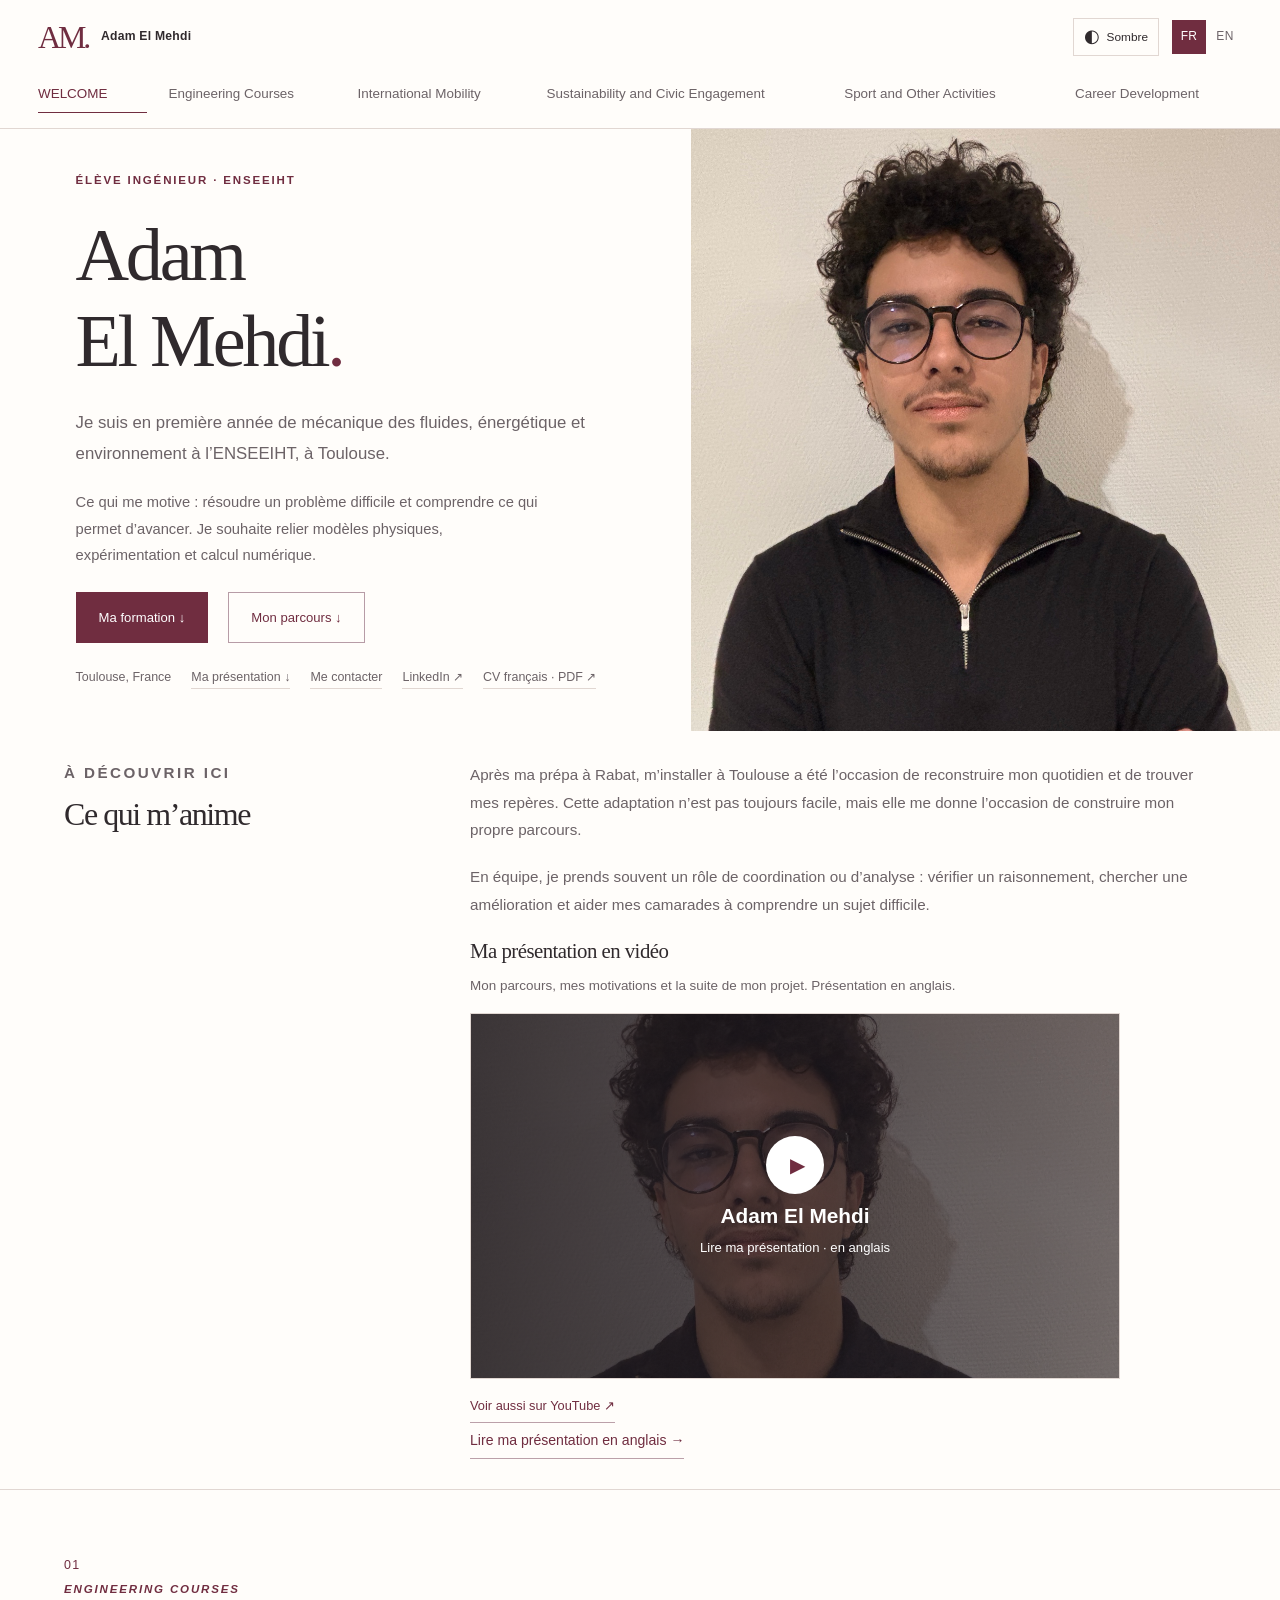
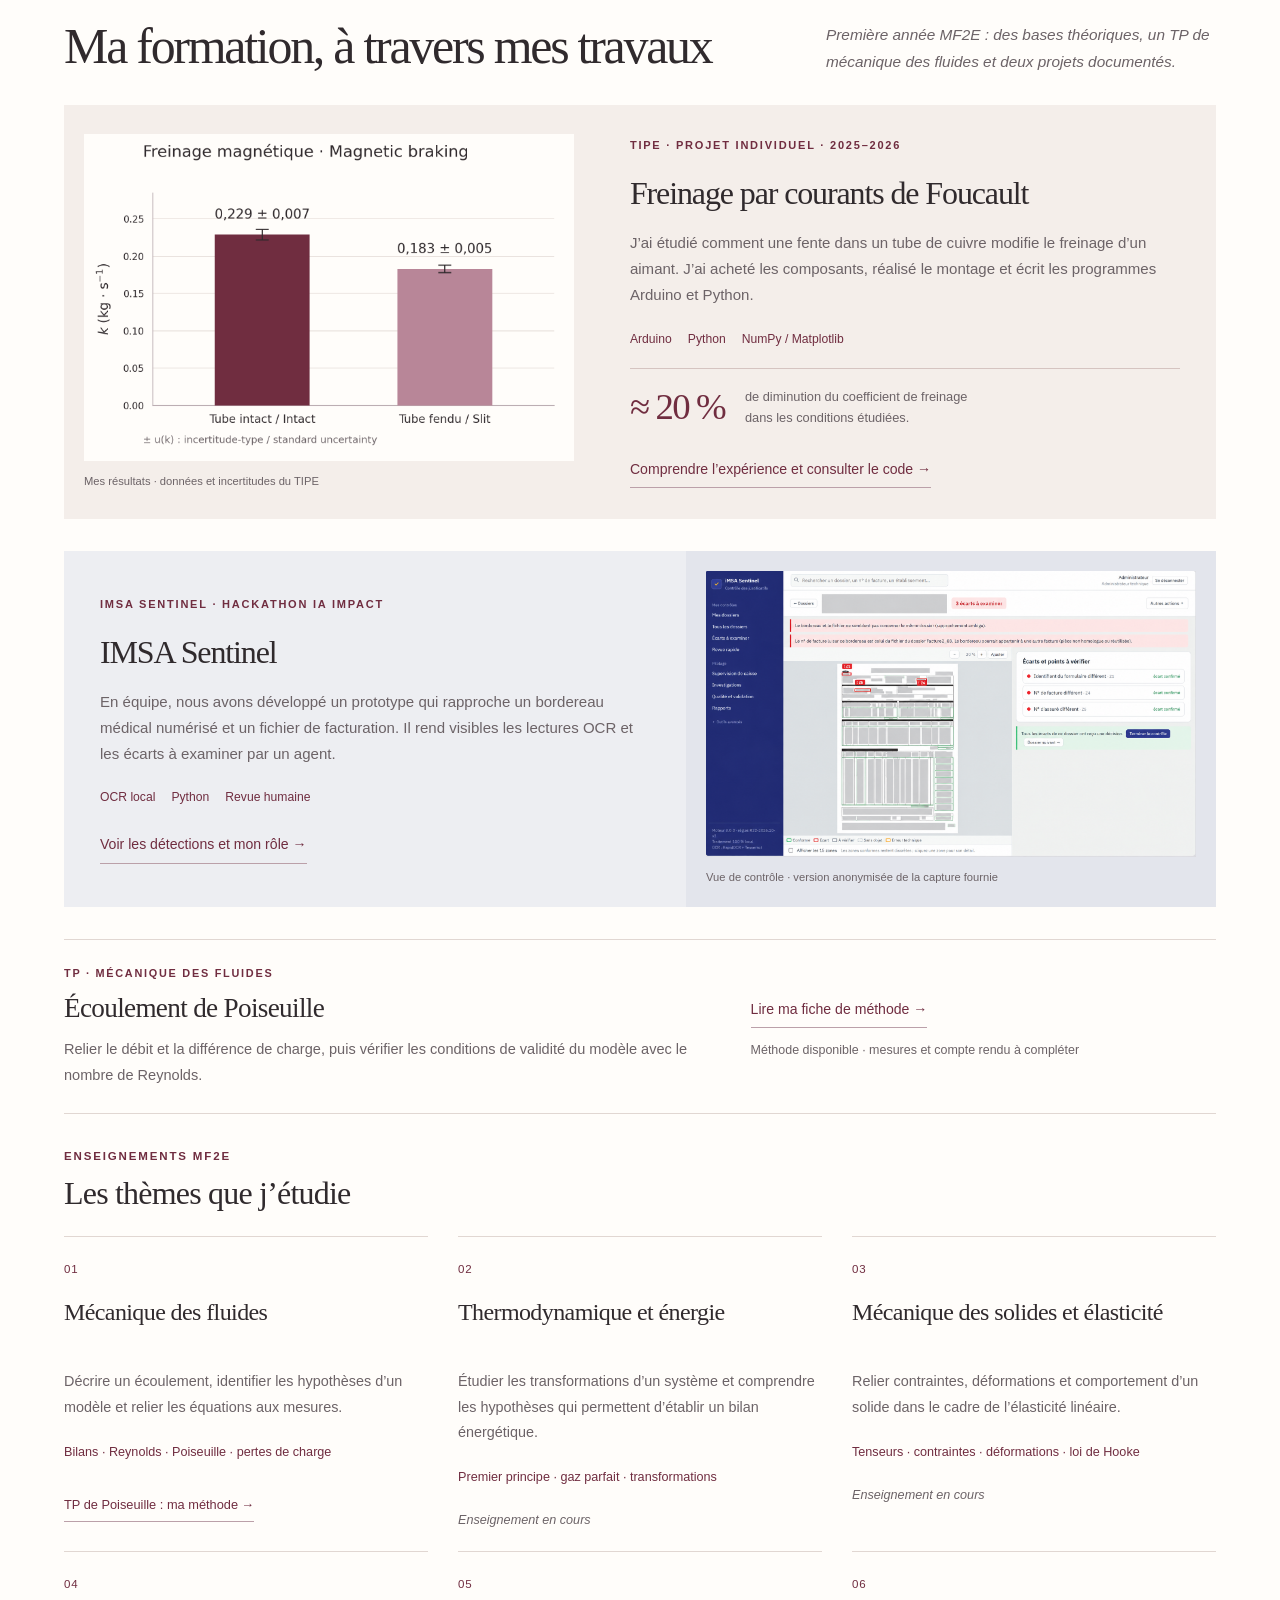
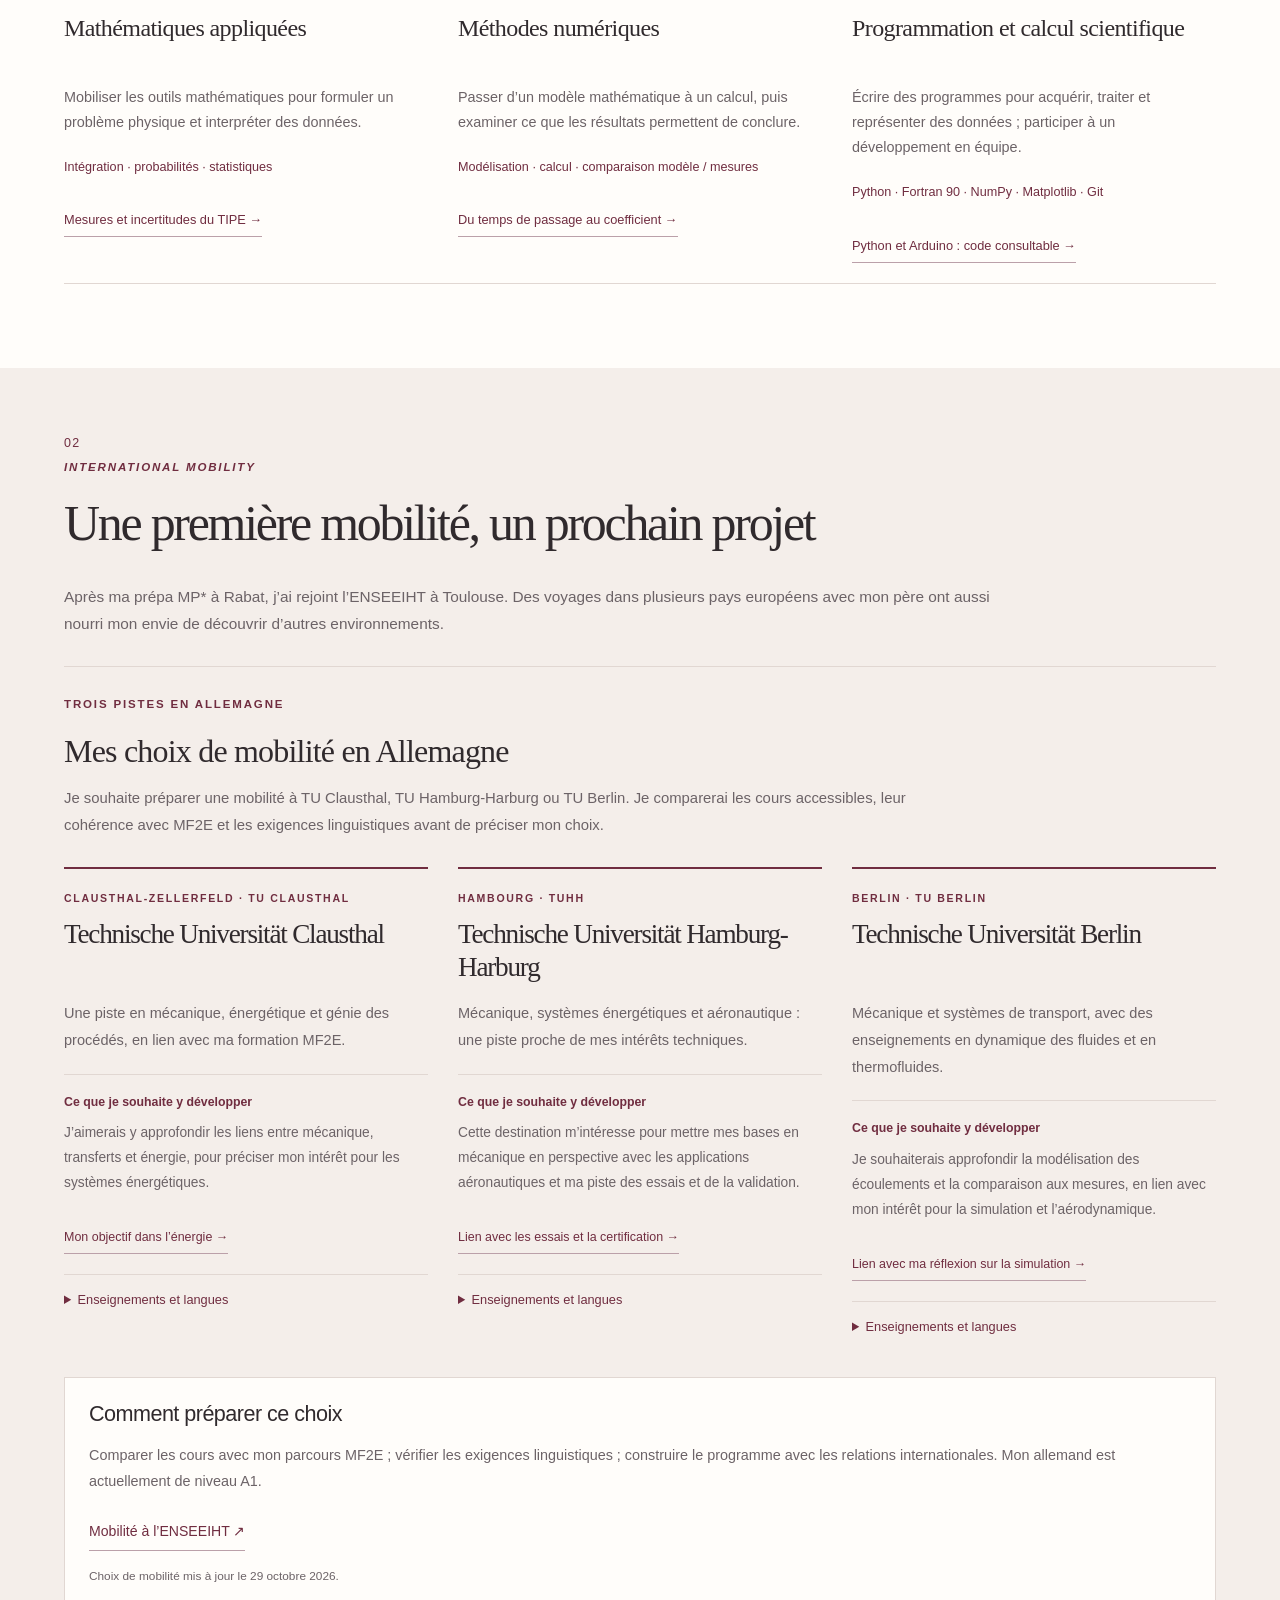
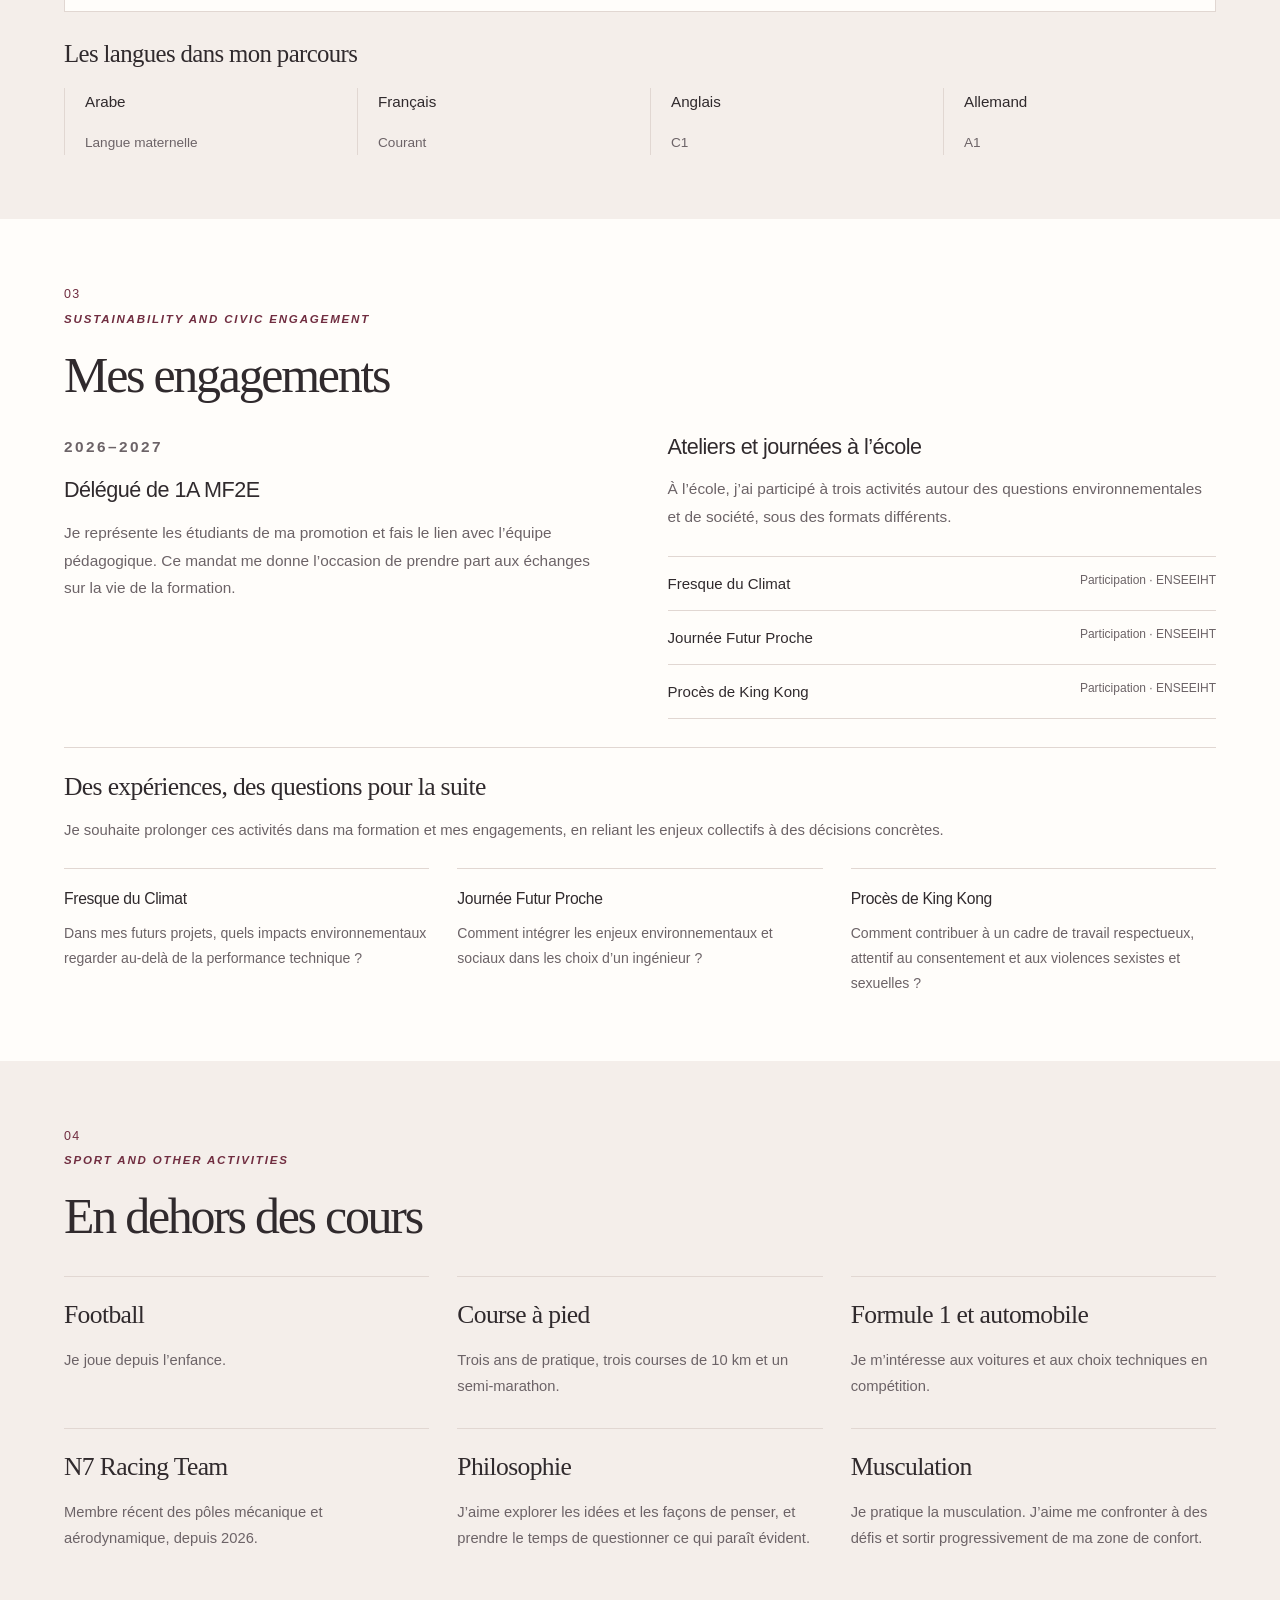
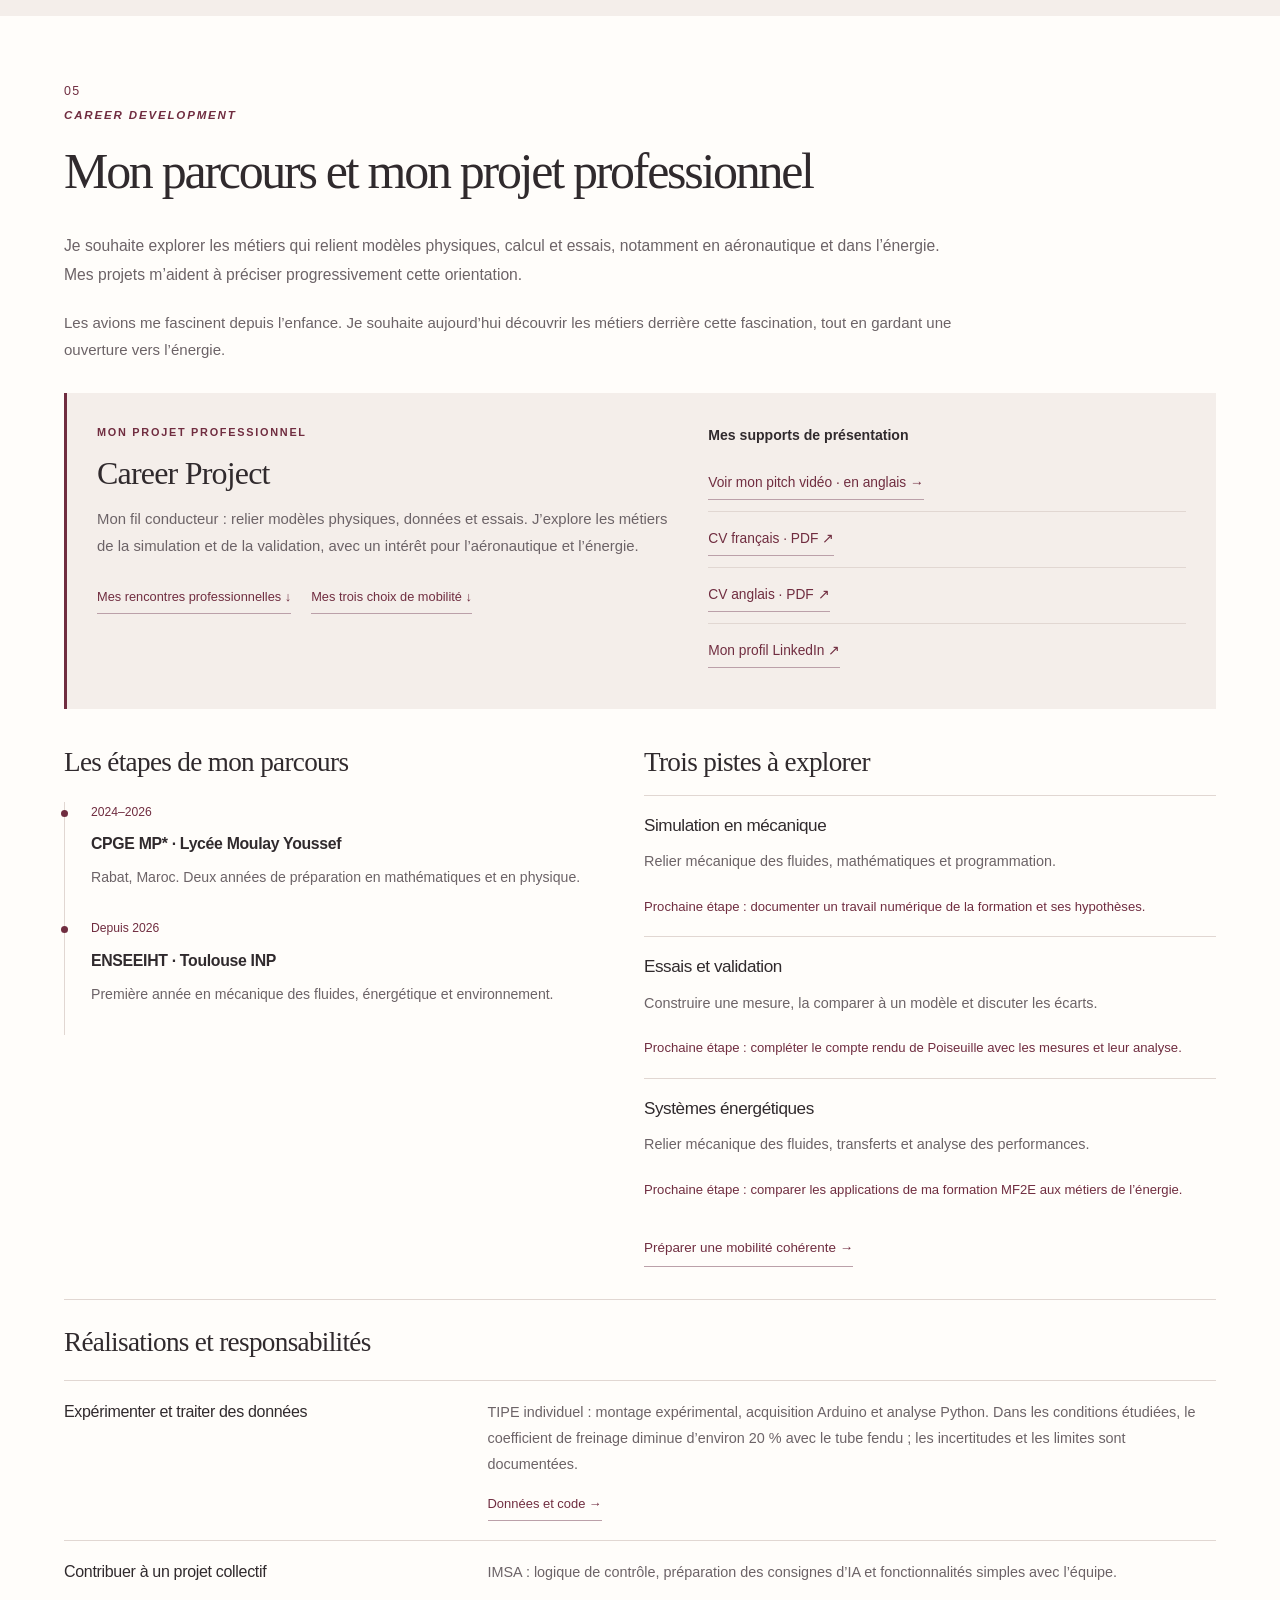
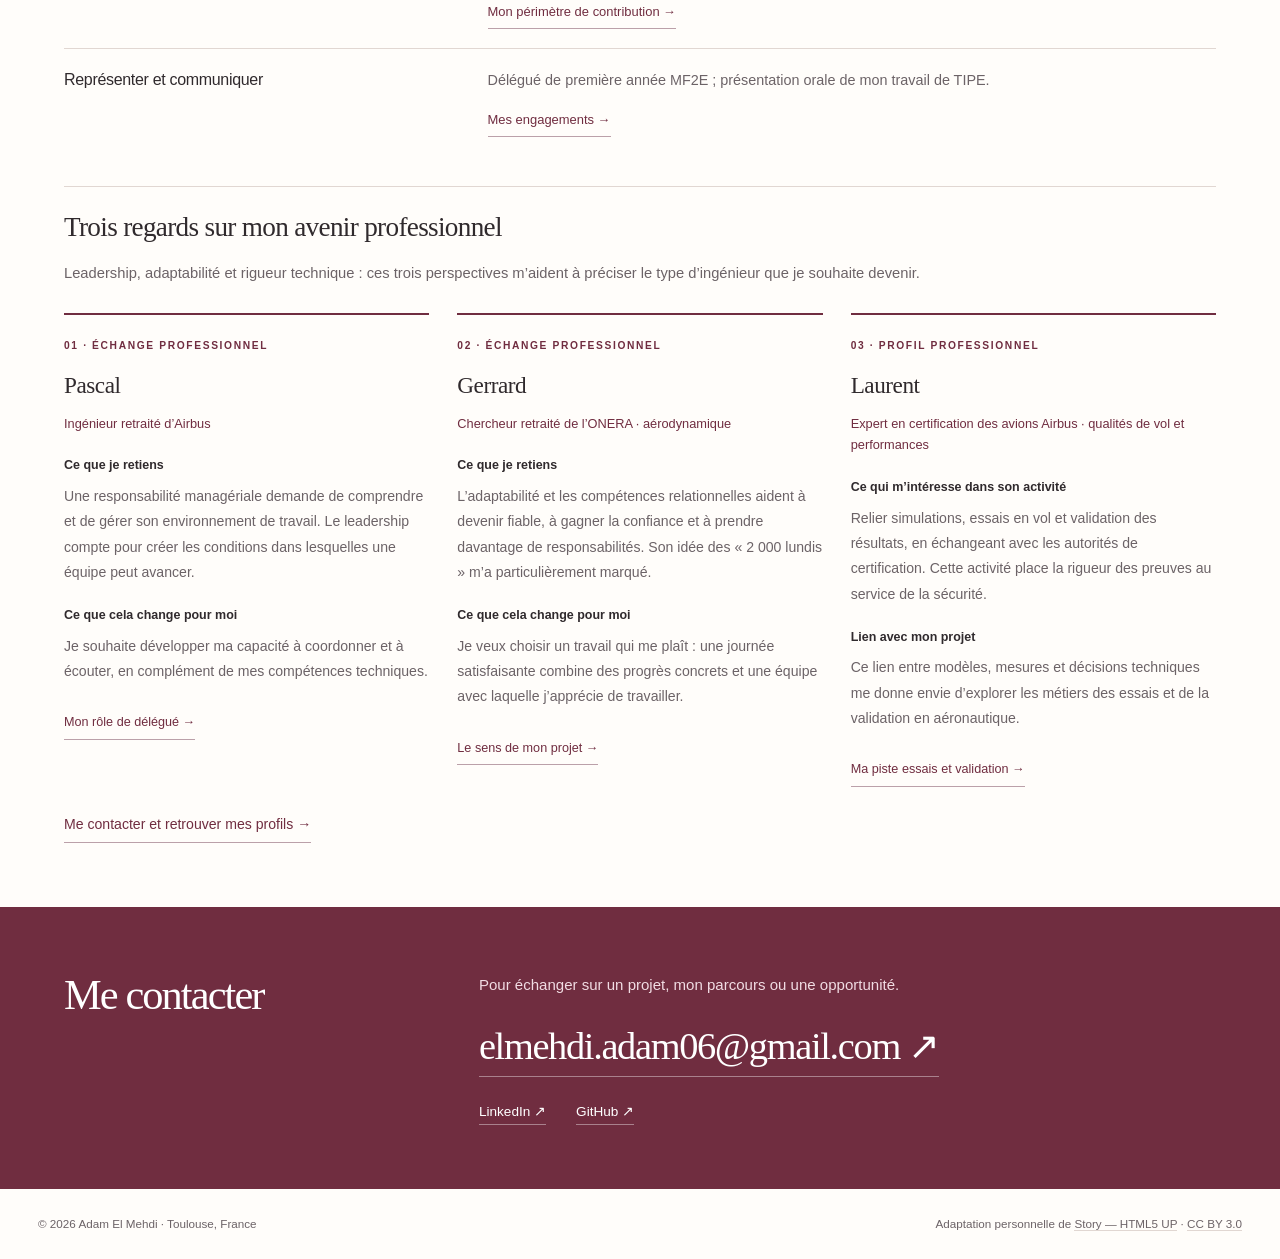
<file: index.html>
<!doctype html>
<html lang="fr" data-description-fr="Adam El Mehdi, élève ingénieur à l’ENSEEIHT. Mes projets en expérimentation, programmation et ingénierie." data-description-en="Adam El Mehdi, engineering student at ENSEEIHT. My projects in experimentation, programming and engineering.">
<head>
<meta charset="utf-8">
<meta name="viewport" content="width=device-width,initial-scale=1">
<meta name="theme-color" content="#702d40">
<script>(()=>{try{const p=localStorage.getItem('adam-portfolio-theme');document.documentElement.dataset.theme=(p==='light'||p==='dark')?p:(matchMedia('(prefers-color-scheme: dark)').matches?'dark':'light')}catch(_){document.documentElement.dataset.theme='light'}})();</script>
<title data-fr="Portfolio ingénieur | Adam El Mehdi" data-en="Engineering portfolio | Adam El Mehdi">Portfolio ingénieur | Adam El Mehdi</title>
<meta name="description" content="Adam El Mehdi, élève ingénieur à l’ENSEEIHT. Mes projets en expérimentation, programmation et ingénierie.">
<meta property="og:type" content="website">
<meta property="og:title" content="Portfolio ingénieur | Adam El Mehdi">
<meta property="og:description" content="Adam El Mehdi, élève ingénieur à l’ENSEEIHT. Mes projets en expérimentation, programmation et ingénierie.">
<meta property="og:image" content="https://adam-el-mehdi.github.io/assets/images/tipe-results.png">
<meta property="og:image:alt" content="Résultat expérimental du TIPE sur le freinage par courants de Foucault">
<meta name="twitter:card" content="summary_large_image">
<link rel="icon" href="assets/images/favicon.svg" type="image/svg+xml">
<link rel="stylesheet" href="assets/css/story.css">
<link rel="stylesheet" href="assets/css/portfolio-story.css">
<link rel="stylesheet" href="assets/css/theme-media.css">
<script src="assets/js/profile-media.js?v=20261031-portraits" defer></script><script src="assets/js/story-portfolio.js?v=20261031-portraits" defer></script><link rel="stylesheet" href="assets/css/content-revision.css"><link rel="stylesheet" href="assets/css/career-project.css?v=20261031-portraits">
</head>
<body class="home-page">
<a class="skip-link" href="#main"><span data-fr="Aller au contenu" data-en="Skip to content">Aller au contenu</span></a>
<header class="site-header"><div class="header-inner">
<a class="site-brand" href="index.html#welcome" aria-label="Adam El Mehdi — accueil"><span class="monogram">AM.</span><span class="brand-name">Adam El Mehdi</span></a><nav id="primary-navigation" class="main-nav" aria-label="Navigation principale"><ul>
<li><a href="#welcome" class=""><span data-fr="WELCOME" data-en="WELCOME">WELCOME</span></a></li>
<li><a href="#courses" class=""><span data-fr="Engineering Courses" data-en="Engineering Courses">Engineering Courses</span></a></li>
<li><a href="#mobility" class=""><span data-fr="International Mobility" data-en="International Mobility">International Mobility</span></a></li>
<li><a href="#sustainability" class=""><span data-fr="Sustainability and Civic Engagement" data-en="Sustainability and Civic Engagement">Sustainability and Civic Engagement</span></a></li>
<li><a href="#sport" class=""><span data-fr="Sport and Other Activities" data-en="Sport and Other Activities">Sport and Other Activities</span></a></li>
<li><a href="#career" class=""><span data-fr="Career Development" data-en="Career Development">Career Development</span></a></li>
</ul></nav><div class="header-controls">
<button type="button" id="theme-toggle" class="theme-toggle" aria-label="Activer le mode sombre" aria-pressed="false"><span class="theme-symbol" aria-hidden="true">◐</span><span class="theme-label">Sombre</span></button><div class="language" role="group" aria-label="Language">
<button type="button" data-lang="fr" aria-pressed="true">FR</button><button type="button" data-lang="en" aria-pressed="false">EN</button>
</div>
<button class="menu-toggle" id="menu-toggle" type="button" aria-expanded="false" aria-controls="primary-navigation"><span data-fr="Menu" data-en="Menu">Menu</span></button>
</div>
</div></header>
<main id="main"><section id="welcome" data-nav-section class="banner style1 orient-left hero"><div class="content">
<p class="eyebrow" data-fr="ÉLÈVE INGÉNIEUR · ENSEEIHT" data-en="ENGINEERING STUDENT · ENSEEIHT">ÉLÈVE INGÉNIEUR · ENSEEIHT</p>
<h1>Adam<br>El Mehdi<span class="name-accent">.</span>
</h1>
<p class="lede" data-fr="Je suis en première année de mécanique des fluides, énergétique et environnement à l’ENSEEIHT, à Toulouse." data-en="I am a first-year engineering student in Fluid Mechanics, Energy and Environment at ENSEEIHT in Toulouse.">Je suis en première année de mécanique des fluides, énergétique et environnement à l’ENSEEIHT, à Toulouse.</p>
<p class="hero-interests" data-fr="Ce qui me motive : résoudre un problème difficile et comprendre ce qui permet d’avancer. Je souhaite relier modèles physiques, expérimentation et calcul numérique." data-en="What motivates me is solving a difficult problem and understanding what helps me move forward. I want to connect physical models, experiments and numerical computation.">Ce qui me motive : résoudre un problème difficile et comprendre ce qui permet d’avancer. Je souhaite relier modèles physiques, expérimentation et calcul numérique.</p>
<div class="actions">
<a href="#courses" class="button primary"><span data-fr="Ma formation ↓" data-en="My engineering courses ↓">Ma formation ↓</span></a><a href="#career" class="button"><span data-fr="Mon parcours ↓" data-en="My career development ↓">Mon parcours ↓</span></a>
</div>
<div class="hero-details">
<span>Toulouse, France</span><a href="#presentation"><span data-fr="Ma présentation ↓" data-en="My introduction ↓">Ma présentation ↓</span></a><a href="#contact" class=""><span data-fr="Me contacter" data-en="Get in touch">Me contacter</span></a><a href="https://www.linkedin.com/in/adam-el-mehdi" class="" target="_blank" rel="noopener noreferrer"><span data-fr="LinkedIn ↗" data-en="LinkedIn ↗">LinkedIn ↗</span></a><a href="docs/cv-adam-el-mehdi-fr.pdf" data-primary-cv target="_blank" rel="noopener noreferrer">CV français · PDF ↗</a>
</div>
</div>
<div class="image hero-portrait">
<div id="portrait-placeholder" hidden class="hero-photo-blank" role="img" aria-label="Emplacement réservé au portrait d’Adam El Mehdi"></div>
<img id="profile-photo" src="assets/images/adam-portrait.jpg" width="1152" height="1536" fetchpriority="high" alt="Portrait d’Adam El Mehdi" data-alt-fr="Portrait d’Adam El Mehdi" data-alt-en="Portrait of Adam El Mehdi" decoding="async">
</div></section><div id="presentation" class="intro-strip">
<div>
<p class="eyebrow" data-fr="À DÉCOUVRIR ICI" data-en="EXPLORE THIS PORTFOLIO">À DÉCOUVRIR ICI</p>
<h2 data-fr="Ce qui m’anime" data-en="What drives me">Ce qui m’anime</h2>
</div>
<div>
<p data-fr="Après ma prépa à Rabat, m’installer à Toulouse a été l’occasion de reconstruire mon quotidien et de trouver mes repères. Cette adaptation n’est pas toujours facile, mais elle me donne l’occasion de construire mon propre parcours." data-en="After preparatory studies in Rabat, moving to Toulouse meant rebuilding my daily life and finding my feet. Adapting is not always easy, but it gives me the opportunity to build my own path.">Après ma prépa à Rabat, m’installer à Toulouse a été l’occasion de reconstruire mon quotidien et de trouver mes repères. Cette adaptation n’est pas toujours facile, mais elle me donne l’occasion de construire mon propre parcours.</p><p data-fr="En équipe, je prends souvent un rôle de coordination ou d’analyse : vérifier un raisonnement, chercher une amélioration et aider mes camarades à comprendre un sujet difficile." data-en="In teams, I often take a coordinating or analytical role: checking reasoning, looking for improvements and helping classmates understand a difficult topic.">En équipe, je prends souvent un rôle de coordination ou d’analyse : vérifier un raisonnement, chercher une amélioration et aider mes camarades à comprendre un sujet difficile.</p>
<div id="pitch" class="pitch-block compact-pitch">
<h2 class="pitch-heading" data-fr="Ma présentation en vidéo" data-en="My video introduction">Ma présentation en vidéo</h2>
<p class="pitch-context" data-fr="Mon parcours, mes motivations et la suite de mon projet. Présentation en anglais." data-en="My background, what motivates me and my next steps. Presented in English.">Mon parcours, mes motivations et la suite de mon projet. Présentation en anglais.</p>
<div class="pitch-player">
<a id="pitch-launch" class="pitch-cover" href="https://youtu.be/xsaRI6dpGIY" target="_blank" rel="noopener" aria-label="Lire le pitch vidéo d’Adam El Mehdi">
<img src="assets/images/adam-portrait.jpg" alt="" width="1152" height="1536" loading="lazy">
<span class="pitch-cover-content"><span class="pitch-play-icon" aria-hidden="true">▶</span><span class="pitch-cover-name">Adam El Mehdi</span><span class="pitch-cover-label" data-fr="Lire ma présentation · en anglais" data-en="Play my introduction · in English">Lire ma présentation · en anglais</span></span>
</a>
</div>
<p class="pitch-fallback"><a href="https://youtu.be/xsaRI6dpGIY" target="_blank" rel="noopener" class="text-link"><span data-fr="Voir aussi sur YouTube ↗" data-en="Watch on YouTube ↗">Voir aussi sur YouTube ↗</span></a></p>
<a href="docs/pitch-adam-el-mehdi-en.txt" class="text-link"><span data-fr="Lire ma présentation en anglais →" data-en="Read my introduction in English →">Lire ma présentation en anglais →</span></a>
</div>
</div>
</div>
<section id="courses" data-nav-section class="section-shell"><header class="section-heading"><div>
<span class="section-index">01</span><p class="eyebrow" data-fr="ENGINEERING COURSES" data-en="ENGINEERING COURSES">ENGINEERING COURSES</p>
<h2 data-fr="Ma formation, à travers mes travaux" data-en="My education through my work">Ma formation, à travers mes travaux</h2>
</div>
<p class="section-intro" data-fr="Première année MF2E : des bases théoriques, un TP de mécanique des fluides et deux projets documentés." data-en="First-year MF2E: theoretical foundations, a fluid-mechanics practical and two documented projects.">Première année MF2E : des bases théoriques, un TP de mécanique des fluides et deux projets documentés.</p></header><article class="spotlight style1 orient-right project-panel tipe-results-panel"><div class="image"><figure><button type="button" class="media-zoom" data-image="assets/images/tipe-coefficients.png"><img src="assets/images/tipe-coefficients.png" width="1440" height="960" alt="Coefficients de freinage et incertitudes-types : tube intact 0,229 ± 0,007 kg/s, tube fendu 0,183 ± 0,005 kg/s." data-alt-fr="Coefficients de freinage et incertitudes-types : tube intact 0,229 ± 0,007 kg/s, tube fendu 0,183 ± 0,005 kg/s." data-alt-en="Braking coefficients and standard uncertainties: intact tube 0.229 ± 0.007 kg/s, slit tube 0.183 ± 0.005 kg/s." loading="lazy" decoding="async"></button><figcaption data-fr="Mes résultats · données et incertitudes du TIPE" data-en="My results · TIPE data and uncertainties">Mes résultats · données et incertitudes du TIPE</figcaption></figure></div>
<div class="content">
<p class="eyebrow" data-fr="TIPE · PROJET INDIVIDUEL · 2025–2026" data-en="TIPE · INDIVIDUAL PROJECT · 2025–2026">TIPE · PROJET INDIVIDUEL · 2025–2026</p>
<h3 data-fr="Freinage par courants de Foucault" data-en="Eddy-current braking">Freinage par courants de Foucault</h3>
<p data-fr="J’ai étudié comment une fente dans un tube de cuivre modifie le freinage d’un aimant. J’ai acheté les composants, réalisé le montage et écrit les programmes Arduino et Python." data-en="I studied how a slit in a copper tube changes the braking of a falling magnet. I bought the components, assembled the setup and wrote the Arduino and Python programs.">J’ai étudié comment une fente dans un tube de cuivre modifie le freinage d’un aimant. J’ai acheté les composants, réalisé le montage et écrit les programmes Arduino et Python.</p>
<ul class="tags">
<li>Arduino</li>
<li>Python</li>
<li>NumPy / Matplotlib</li>
</ul>
<div class="project-outcome">
<strong>≈ 20 %</strong><span data-fr="de diminution du coefficient de freinage dans les conditions étudiées." data-en="lower braking coefficient under the experimental conditions.">de diminution du coefficient de freinage dans les conditions étudiées.</span>
</div>
<a href="projects/tipe.html" class="text-link"><span data-fr="Comprendre l’expérience et consulter le code →" data-en="Explore the experiment and code →">Comprendre l’expérience et consulter le code →</span></a>
</div></article><article class="spotlight style1 orient-left project-panel imsa-panel"><div class="content">
<p class="eyebrow" data-fr="IMSA SENTINEL · HACKATHON IA IMPACT" data-en="IMSA SENTINEL · IA IMPACT HACKATHON">IMSA SENTINEL · HACKATHON IA IMPACT</p>
<h3 data-fr="IMSA Sentinel" data-en="IMSA Sentinel">IMSA Sentinel</h3>
<p data-fr="En équipe, nous avons développé un prototype qui rapproche un bordereau médical numérisé et un fichier de facturation. Il rend visibles les lectures OCR et les écarts à examiner par un agent." data-en="As a team, we developed a prototype that compares a scanned medical billing document with a structured billing file. It shows OCR readings and discrepancies for a reviewer to examine.">En équipe, nous avons développé un prototype qui rapproche un bordereau médical numérisé et un fichier de facturation. Il rend visibles les lectures OCR et les écarts à examiner par un agent.</p>
<ul class="tags">
<li><span data-fr="OCR local" data-en="Local OCR">OCR local</span></li>
<li>Python</li>
<li><span data-fr="Revue humaine" data-en="Human review">Revue humaine</span></li>
</ul>
<a href="projects/imsa.html" class="text-link"><span data-fr="Voir les détections et mon rôle →" data-en="View detections and my role →">Voir les détections et mon rôle →</span></a>
</div>
<div class="image"><figure><button type="button" class="media-zoom" data-image="assets/images/imsa-detections-public.png"><img src="assets/images/imsa-detections-public.png" width="1641" height="958" alt="IMSA Sentinel : zones conformes en vert et écarts en rouge, contenu du document masqué." data-alt-fr="IMSA Sentinel : zones conformes en vert et écarts en rouge, contenu du document masqué." data-alt-en="IMSA Sentinel: matching zones in green and discrepancies in red, document content masked." loading="lazy" decoding="async"></button><figcaption data-fr="Vue de contrôle · version anonymisée de la capture fournie" data-en="Review view · anonymised version of the supplied screenshot">Vue de contrôle · version anonymisée de la capture fournie</figcaption></figure></div></article><article class="practical-highlight"><div>
<p class="eyebrow" data-fr="TP · MÉCANIQUE DES FLUIDES" data-en="PRACTICAL · FLUID MECHANICS">TP · MÉCANIQUE DES FLUIDES</p>
<h3 data-fr="Écoulement de Poiseuille" data-en="Poiseuille flow">Écoulement de Poiseuille</h3>
<p data-fr="Relier le débit et la différence de charge, puis vérifier les conditions de validité du modèle avec le nombre de Reynolds." data-en="Relate flow rate and head difference, then check the model’s validity using the Reynolds number.">Relier le débit et la différence de charge, puis vérifier les conditions de validité du modèle avec le nombre de Reynolds.</p>
</div>
<div>
<a href="courses/poiseuille.html" class="text-link"><span data-fr="Lire ma fiche de méthode →" data-en="Read my method sheet →">Lire ma fiche de méthode →</span></a><p class="resource-state" data-fr="Méthode disponible · mesures et compte rendu à compléter" data-en="Method available · measurements and report to be added">Méthode disponible · mesures et compte rendu à compléter</p>
</div></article><div class="subsection-heading compact-heading">
<p class="eyebrow" data-fr="ENSEIGNEMENTS MF2E" data-en="MF2E COURSEWORK">ENSEIGNEMENTS MF2E</p>
<h3 data-fr="Les thèmes que j’étudie" data-en="The topics I study">Les thèmes que j’étudie</h3>
</div>
<div class="course-grid">
<article id="fluid-mechanics" class="course-record"><span class="course-number">01</span><h3 data-fr="Mécanique des fluides" data-en="Fluid Mechanics">Mécanique des fluides</h3>
<p data-fr="Décrire un écoulement, identifier les hypothèses d’un modèle et relier les équations aux mesures." data-en="Describe a flow, identify modelling assumptions and relate equations to measurements.">Décrire un écoulement, identifier les hypothèses d’un modèle et relier les équations aux mesures.</p>
<p class="course-concepts" data-fr="Bilans · Reynolds · Poiseuille · pertes de charge" data-en="Balance equations · Reynolds number · Poiseuille flow · head loss">Bilans · Reynolds · Poiseuille · pertes de charge</p>
<!-- Ajouter ici un rapport, une figure ou un lien de dépôt propre à ce thème. --><a href="courses/poiseuille.html" class="text-link"><span data-fr="TP de Poiseuille : ma méthode →" data-en="Poiseuille practical: my method →">TP de Poiseuille : ma méthode →</span></a><!-- Ajouter ici un travail authentique, sa figure et son analyse personnelle. --></article><article id="thermodynamics" class="course-record"><span class="course-number">02</span><h3 data-fr="Thermodynamique et énergie" data-en="Thermodynamics and Energy">Thermodynamique et énergie</h3>
<p data-fr="Étudier les transformations d’un système et comprendre les hypothèses qui permettent d’établir un bilan énergétique." data-en="Study thermodynamic processes and understand the assumptions behind an energy balance.">Étudier les transformations d’un système et comprendre les hypothèses qui permettent d’établir un bilan énergétique.</p>
<p class="course-concepts" data-fr="Premier principe · gaz parfait · transformations" data-en="First law · ideal gas · thermodynamic processes">Premier principe · gaz parfait · transformations</p>
<!-- Ajouter ici un rapport, une figure ou un lien de dépôt propre à ce thème. --><p class="course-state" data-fr="Enseignement en cours" data-en="Current coursework">Enseignement en cours</p>
<!-- Ajouter ici un travail authentique, sa figure et son analyse personnelle. --></article><article id="solid-mechanics" class="course-record"><span class="course-number">03</span><h3 data-fr="Mécanique des solides et élasticité" data-en="Solid Mechanics and Elasticity">Mécanique des solides et élasticité</h3>
<p data-fr="Relier contraintes, déformations et comportement d’un solide dans le cadre de l’élasticité linéaire." data-en="Relate stress, strain and solid behaviour within linear elasticity.">Relier contraintes, déformations et comportement d’un solide dans le cadre de l’élasticité linéaire.</p>
<p class="course-concepts" data-fr="Tenseurs · contraintes · déformations · loi de Hooke" data-en="Tensors · stress · strain · Hooke’s law">Tenseurs · contraintes · déformations · loi de Hooke</p>
<!-- Ajouter ici un rapport, une figure ou un lien de dépôt propre à ce thème. --><p class="course-state" data-fr="Enseignement en cours" data-en="Current coursework">Enseignement en cours</p>
<!-- Ajouter ici un travail authentique, sa figure et son analyse personnelle. --></article><article id="applied-mathematics" class="course-record"><span class="course-number">04</span><h3 data-fr="Mathématiques appliquées" data-en="Applied Mathematics">Mathématiques appliquées</h3>
<p data-fr="Mobiliser les outils mathématiques pour formuler un problème physique et interpréter des données." data-en="Use mathematical tools to formulate a physical problem and interpret data.">Mobiliser les outils mathématiques pour formuler un problème physique et interpréter des données.</p>
<p class="course-concepts" data-fr="Intégration · probabilités · statistiques" data-en="Integration · probability · statistics">Intégration · probabilités · statistiques</p>
<!-- Ajouter ici un rapport, une figure ou un lien de dépôt propre à ce thème. --><a href="projects/tipe.html#resultats" class="text-link"><span data-fr="Mesures et incertitudes du TIPE →" data-en="TIPE measurements and uncertainties →">Mesures et incertitudes du TIPE →</span></a><!-- Ajouter ici un travail authentique, sa figure et son analyse personnelle. --></article><article id="numerical-methods" class="course-record"><span class="course-number">05</span><h3 data-fr="Méthodes numériques" data-en="Numerical Methods">Méthodes numériques</h3>
<p data-fr="Passer d’un modèle mathématique à un calcul, puis examiner ce que les résultats permettent de conclure." data-en="Move from a mathematical model to a computation, then examine what the results support.">Passer d’un modèle mathématique à un calcul, puis examiner ce que les résultats permettent de conclure.</p>
<p class="course-concepts" data-fr="Modélisation · calcul · comparaison modèle / mesures" data-en="Modelling · computation · model / measurement comparison">Modélisation · calcul · comparaison modèle / mesures</p>
<!-- Ajouter ici un rapport, une figure ou un lien de dépôt propre à ce thème. --><a href="projects/tipe.html#traitement" class="text-link"><span data-fr="Du temps de passage au coefficient →" data-en="From passage times to the coefficient →">Du temps de passage au coefficient →</span></a><!-- Ajouter ici un travail authentique, sa figure et son analyse personnelle. --></article><article id="scientific-computing" class="course-record"><span class="course-number">06</span><h3 data-fr="Programmation et calcul scientifique" data-en="Programming and Scientific Computing">Programmation et calcul scientifique</h3>
<p data-fr="Écrire des programmes pour acquérir, traiter et représenter des données ; participer à un développement en équipe." data-en="Write programs to acquire, process and visualise data; contribute to team development.">Écrire des programmes pour acquérir, traiter et représenter des données ; participer à un développement en équipe.</p>
<p class="course-concepts" data-fr="Python · Fortran 90 · NumPy · Matplotlib · Git" data-en="Python · Fortran 90 · NumPy · Matplotlib · Git">Python · Fortran 90 · NumPy · Matplotlib · Git</p>
<!-- Ajouter ici un rapport, une figure ou un lien de dépôt propre à ce thème. --><a href="projects/tipe.html#code" class="text-link"><span data-fr="Python et Arduino : code consultable →" data-en="Python and Arduino: view the code →">Python et Arduino : code consultable →</span></a><!-- Ajouter ici un travail authentique, sa figure et son analyse personnelle. --></article>
</div>
</section><section id="mobility" data-nav-section class="soft-section"><div class="section-shell">
<header class="section-heading"><div>
<span class="section-index">02</span><p class="eyebrow" data-fr="INTERNATIONAL MOBILITY" data-en="INTERNATIONAL MOBILITY">INTERNATIONAL MOBILITY</p>
<h2 data-fr="Une première mobilité, un prochain projet" data-en="A first move, a next project">Une première mobilité, un prochain projet</h2>
</div></header><div class="mobility-story"><p data-fr="Après ma prépa MP* à Rabat, j’ai rejoint l’ENSEEIHT à Toulouse. Des voyages dans plusieurs pays européens avec mon père ont aussi nourri mon envie de découvrir d’autres environnements." data-en="After MP* preparatory studies in Rabat, I joined ENSEEIHT in Toulouse. Travels through several European countries with my father also encouraged me to discover other environments.">Après ma prépa MP* à Rabat, j’ai rejoint l’ENSEEIHT à Toulouse. Des voyages dans plusieurs pays européens avec mon père ont aussi nourri mon envie de découvrir d’autres environnements.</p></div>
<div class="mobility-options">
<div class="subsection-heading">
<p class="eyebrow" data-fr="TROIS PISTES EN ALLEMAGNE" data-en="THREE OPTIONS IN GERMANY">TROIS PISTES EN ALLEMAGNE</p>
<h3 data-fr="Mes choix de mobilité en Allemagne" data-en="My study-abroad choices in Germany">Mes choix de mobilité en Allemagne</h3>
<p data-fr="Je souhaite préparer une mobilité à TU Clausthal, TU Hamburg-Harburg ou TU Berlin. Je comparerai les cours accessibles, leur cohérence avec MF2E et les exigences linguistiques avant de préciser mon choix." data-en="I would like to prepare a study period at TU Clausthal, TU Hamburg-Harburg or TU Berlin. I will compare accessible courses, their fit with MF2E and language requirements before refining my choice.">Je souhaite préparer une mobilité à TU Clausthal, TU Hamburg-Harburg ou TU Berlin. Je comparerai les cours accessibles, leur cohérence avec MF2E et les exigences linguistiques avant de préciser mon choix.</p>
</div>
<div class="university-grid">
<article class="university-card"><p class="eyebrow" data-fr="Clausthal-Zellerfeld · TU Clausthal" data-en="Clausthal-Zellerfeld · TU Clausthal">Clausthal-Zellerfeld · TU Clausthal</p>
<h4>Technische Universität Clausthal</h4>
<p data-fr="Une piste en mécanique, énergétique et génie des procédés, en lien avec ma formation MF2E." data-en="An option in mechanical engineering, energy and process engineering, related to my MF2E studies.">Une piste en mécanique, énergétique et génie des procédés, en lien avec ma formation MF2E.</p>
<div class="mobility-rationale"><p class="rationale-label" data-fr="Ce que je souhaite y développer" data-en="What I want to develop">Ce que je souhaite y développer</p><p data-fr="J’aimerais y approfondir les liens entre mécanique, transferts et énergie, pour préciser mon intérêt pour les systèmes énergétiques." data-en="I would like to explore the links between mechanics, transfer processes and energy, and refine my interest in energy systems.">J’aimerais y approfondir les liens entre mécanique, transferts et énergie, pour préciser mon intérêt pour les systèmes énergétiques.</p><a href="#career-energy" class="text-link"><span data-fr="Mon objectif dans l’énergie →" data-en="My energy direction →">Mon objectif dans l’énergie →</span></a></div>
<details class="partner-details"><summary><span data-fr="Enseignements et langues" data-en="Teaching and languages">Enseignements et langues</span></summary><p class="language-note" data-fr="La majorité des formations est en allemand ; certains enseignements sont proposés en anglais. Les exigences dépendent des cours choisis." data-en="Most programmes are taught in German; some courses are offered in English. Requirements depend on the selected courses.">La majorité des formations est en allemand ; certains enseignements sont proposés en anglais. Les exigences dépendent des cours choisis.</p>
<div class="university-links">
<a href="https://www.izc.tu-clausthal.de/en/ways-to-tu-clausthal/incoming-erasmus" class="text-link" target="_blank" rel="noopener noreferrer"><span data-fr="Informations Erasmus ↗" data-en="Erasmus information ↗">Informations Erasmus ↗</span></a><a href="https://www.izc.tu-clausthal.de/fileadmin/Sites/IZC/Wege_an_die_TU_Clausthal/Dokumente/ERASMUS/FactSheetTUClausthal2025.pdf" class="text-link" target="_blank" rel="noopener noreferrer"><span data-fr="Formations et langues ↗" data-en="Programmes and languages ↗">Formations et langues ↗</span></a>
</div></details></article><article class="university-card"><p class="eyebrow" data-fr="Hambourg · TUHH" data-en="Hamburg · TUHH">Hambourg · TUHH</p>
<h4>Technische Universität Hamburg-Harburg</h4>
<p data-fr="Mécanique, systèmes énergétiques et aéronautique : une piste proche de mes intérêts techniques." data-en="Mechanical engineering, energy systems and aeronautics align with my technical interests.">Mécanique, systèmes énergétiques et aéronautique : une piste proche de mes intérêts techniques.</p>
<div class="mobility-rationale"><p class="rationale-label" data-fr="Ce que je souhaite y développer" data-en="What I want to develop">Ce que je souhaite y développer</p><p data-fr="Cette destination m’intéresse pour mettre mes bases en mécanique en perspective avec les applications aéronautiques et ma piste des essais et de la validation." data-en="This destination interests me as a way to connect my foundations in mechanics with aerospace applications and my exploration of testing and validation.">Cette destination m’intéresse pour mettre mes bases en mécanique en perspective avec les applications aéronautiques et ma piste des essais et de la validation.</p><a href="#role-model-laurent" class="text-link"><span data-fr="Lien avec les essais et la certification →" data-en="Connection to testing and certification →">Lien avec les essais et la certification →</span></a></div>
<details class="partner-details"><summary><span data-fr="Enseignements et langues" data-en="Teaching and languages">Enseignements et langues</span></summary><p class="language-note" data-fr="L’offre aéronautique est principalement en allemand, avec certains cours en anglais." data-en="Aeronautics is mainly taught in German, with some courses in English.">L’offre aéronautique est principalement en allemand, avec certains cours en anglais.</p>
<div class="university-links">
<a href="https://www.tuhh.de/tuhh/en/studying/before-studying/degree-courses/masters-programs/aeronautics" class="text-link" target="_blank" rel="noopener noreferrer"><span data-fr="Enseignements et langues ↗" data-en="Teaching and languages ↗">Enseignements et langues ↗</span></a>
</div></details></article><article class="university-card"><p class="eyebrow" data-fr="Berlin · TU Berlin" data-en="Berlin · TU Berlin">Berlin · TU Berlin</p>
<h4>Technische Universität Berlin</h4>
<p data-fr="Mécanique et systèmes de transport, avec des enseignements en dynamique des fluides et en thermofluides." data-en="Mechanical engineering and transport systems, with teaching in fluid dynamics and thermofluids.">Mécanique et systèmes de transport, avec des enseignements en dynamique des fluides et en thermofluides.</p>
<div class="mobility-rationale"><p class="rationale-label" data-fr="Ce que je souhaite y développer" data-en="What I want to develop">Ce que je souhaite y développer</p><p data-fr="Je souhaiterais approfondir la modélisation des écoulements et la comparaison aux mesures, en lien avec mon intérêt pour la simulation et l’aérodynamique." data-en="I would like to explore flow modelling and comparison with measurements, in line with my interests in simulation and aerodynamics.">Je souhaiterais approfondir la modélisation des écoulements et la comparaison aux mesures, en lien avec mon intérêt pour la simulation et l’aérodynamique.</p><a href="#role-model-onera" class="text-link"><span data-fr="Lien avec ma réflexion sur la simulation →" data-en="Connection to my simulation interests →">Lien avec ma réflexion sur la simulation →</span></a></div>
<details class="partner-details"><summary><span data-fr="Enseignements et langues" data-en="Teaching and languages">Enseignements et langues</span></summary><div class="university-links">
<a href="https://www.tu.berlin/en/fd/study-teaching" class="text-link" target="_blank" rel="noopener noreferrer"><span data-fr="Enseignements et langues ↗" data-en="Teaching and languages ↗">Enseignements et langues ↗</span></a>
</div></details></article>
</div>
<div class="mobility-plan">
<h3 data-fr="Comment préparer ce choix" data-en="How I plan to prepare this choice">Comment préparer ce choix</h3>
<p data-fr="Comparer les cours avec mon parcours MF2E ; vérifier les exigences linguistiques ; construire le programme avec les relations internationales. Mon allemand est actuellement de niveau A1." data-en="Compare courses with my MF2E pathway; check language requirements; build a study plan with the international office. My German is currently at A1.">Comparer les cours avec mon parcours MF2E ; vérifier les exigences linguistiques ; construire le programme avec les relations internationales. Mon allemand est actuellement de niveau A1.</p>
<a href="https://www.enseeiht.fr/fr/international/mobilite-sortante.html" class="text-link" target="_blank" rel="noopener noreferrer"><span data-fr="Mobilité à l’ENSEEIHT ↗" data-en="Mobility at ENSEEIHT ↗">Mobilité à l’ENSEEIHT ↗</span></a><p class="source-date" data-fr="Choix de mobilité mis à jour le 29 octobre 2026." data-en="Study-abroad choices updated on 29 October 2026.">Choix de mobilité mis à jour le 29 octobre 2026.</p>
</div>
</div>
<div class="mobility-languages">
<h3 data-fr="Les langues dans mon parcours" data-en="Languages in my studies">Les langues dans mon parcours</h3>
<dl>
<div>
<dt><span data-fr="Arabe" data-en="Arabic">Arabe</span></dt>
<dd><span data-fr="Langue maternelle" data-en="Native">Langue maternelle</span></dd>
</div>
<div>
<dt><span data-fr="Français" data-en="French">Français</span></dt>
<dd><span data-fr="Courant" data-en="Fluent">Courant</span></dd>
</div>
<div>
<dt><span data-fr="Anglais" data-en="English">Anglais</span></dt>
<dd><span data-fr="C1" data-en="C1">C1</span></dd>
</div>
<div>
<dt><span data-fr="Allemand" data-en="German">Allemand</span></dt>
<dd><span data-fr="A1" data-en="A1">A1</span></dd>
</div>
</dl>
</div>
</div></section><section id="sustainability" data-nav-section class="section-shell"><header class="section-heading"><div>
<span class="section-index">03</span><p class="eyebrow" data-fr="SUSTAINABILITY AND CIVIC ENGAGEMENT" data-en="SUSTAINABILITY AND CIVIC ENGAGEMENT">SUSTAINABILITY AND CIVIC ENGAGEMENT</p>
<h2 data-fr="Mes engagements" data-en="My involvement">Mes engagements</h2>
</div></header><div class="civic-grid">
<article><p class="eyebrow" data-fr="2026–2027" data-en="2026–2027">2026–2027</p>
<h3 data-fr="Délégué de 1A MF2E" data-en="First-year MF2E representative">Délégué de 1A MF2E</h3>
<p data-fr="Je représente les étudiants de ma promotion et fais le lien avec l’équipe pédagogique. Ce mandat me donne l’occasion de prendre part aux échanges sur la vie de la formation." data-en="I represent the students in my year and act as a link with the teaching team. This role gives me the opportunity to take part in discussions about our programme.">Je représente les étudiants de ma promotion et fais le lien avec l’équipe pédagogique. Ce mandat me donne l’occasion de prendre part aux échanges sur la vie de la formation.</p></article><article><h3 data-fr="Ateliers et journées à l’école" data-en="Workshops and events at school">Ateliers et journées à l’école</h3>
<p data-fr="À l’école, j’ai participé à trois activités autour des questions environnementales et de société, sous des formats différents." data-en="At school, I took part in three activities that approached environmental and social issues in different ways.">À l’école, j’ai participé à trois activités autour des questions environnementales et de société, sous des formats différents.</p>
<ul class="event-list">
<li>
<span data-fr="Fresque du Climat" data-en="Climate Fresk">Fresque du Climat</span><small><span data-fr="Participation · ENSEEIHT" data-en="Participant · ENSEEIHT">Participation · ENSEEIHT</span></small>
</li>
<li>
<span data-fr="Journée Futur Proche" data-en="Futur Proche day">Journée Futur Proche</span><small><span data-fr="Participation · ENSEEIHT" data-en="Participant · ENSEEIHT">Participation · ENSEEIHT</span></small>
</li>
<li>
<span data-fr="Procès de King Kong" data-en="Trial of King Kong">Procès de King Kong</span><small><span data-fr="Participation · ENSEEIHT" data-en="Participant · ENSEEIHT">Participation · ENSEEIHT</span></small>
</li>
</ul></article>
</div>
<div class="reflection-space"><h3 data-fr="Des expériences, des questions pour la suite" data-en="Experiences and questions to explore">Des expériences, des questions pour la suite</h3><p data-fr="Je souhaite prolonger ces activités dans ma formation et mes engagements, en reliant les enjeux collectifs à des décisions concrètes." data-en="I want to build on these activities in my studies and involvement, connecting wider issues with concrete decisions.">Je souhaite prolonger ces activités dans ma formation et mes engagements, en reliant les enjeux collectifs à des décisions concrètes.</p><div class="reflection-grid"><article><h4 data-fr="Fresque du Climat" data-en="Climate Fresk">Fresque du Climat</h4><p data-fr="Dans mes futurs projets, quels impacts environnementaux regarder au-delà de la performance technique ?" data-en="In future projects, which environmental impacts should I consider beyond technical performance?">Dans mes futurs projets, quels impacts environnementaux regarder au-delà de la performance technique ?</p></article><article><h4 data-fr="Journée Futur Proche" data-en="Futur Proche day">Journée Futur Proche</h4><p data-fr="Comment intégrer les enjeux environnementaux et sociaux dans les choix d’un ingénieur ?" data-en="How can environmental and social issues inform engineering decisions?">Comment intégrer les enjeux environnementaux et sociaux dans les choix d’un ingénieur ?</p></article><article><h4 data-fr="Procès de King Kong" data-en="Trial of King Kong">Procès de King Kong</h4><p data-fr="Comment contribuer à un cadre de travail respectueux, attentif au consentement et aux violences sexistes et sexuelles ?" data-en="How can I help create a respectful working environment that takes consent and gender-based and sexual violence seriously?">Comment contribuer à un cadre de travail respectueux, attentif au consentement et aux violences sexistes et sexuelles ?</p></article></div><!-- À enrichir avec un moment marquant, un apprentissage personnel et une action réelle pour chaque expérience. --></div></section><section id="sport" data-nav-section class="soft-section"><div class="section-shell">
<header class="section-heading"><div>
<span class="section-index">04</span><p class="eyebrow" data-fr="SPORT AND OTHER ACTIVITIES" data-en="SPORT AND OTHER ACTIVITIES">SPORT AND OTHER ACTIVITIES</p>
<h2 data-fr="En dehors des cours" data-en="Outside the classroom">En dehors des cours</h2>
</div></header><div class="interests-grid">
<article><h3 data-fr="Football" data-en="Football">Football</h3>
<p data-fr="Je joue depuis l’enfance." data-en="I have played since childhood.">Je joue depuis l’enfance.</p></article><article><h3 data-fr="Course à pied" data-en="Running">Course à pied</h3>
<p data-fr="Trois ans de pratique, trois courses de 10 km et un semi-marathon." data-en="Three years of running, three 10 km races and a half marathon.">Trois ans de pratique, trois courses de 10 km et un semi-marathon.</p></article><article><h3 data-fr="Formule 1 et automobile" data-en="Formula 1 and cars">Formule 1 et automobile</h3>
<p data-fr="Je m’intéresse aux voitures et aux choix techniques en compétition." data-en="I am interested in cars and the technical choices made in motorsport.">Je m’intéresse aux voitures et aux choix techniques en compétition.</p></article><article><h3 data-fr="N7 Racing Team" data-en="N7 Racing Team">N7 Racing Team</h3>
<p data-fr="Membre récent des pôles mécanique et aérodynamique, depuis 2026." data-en="A recent member of the mechanical and aerodynamic teams, since 2026.">Membre récent des pôles mécanique et aérodynamique, depuis 2026.</p></article>
<article><h3 data-fr="Philosophie" data-en="Philosophy">Philosophie</h3><p data-fr="J’aime explorer les idées et les façons de penser, et prendre le temps de questionner ce qui paraît évident." data-en="I enjoy exploring ideas and ways of thinking, and taking time to question what seems obvious.">J’aime explorer les idées et les façons de penser, et prendre le temps de questionner ce qui paraît évident.</p></article><article><h3 data-fr="Musculation" data-en="Strength training">Musculation</h3><p data-fr="Je pratique la musculation. J’aime me confronter à des défis et sortir progressivement de ma zone de confort." data-en="I practise strength training. I enjoy taking on challenges and gradually stepping outside my comfort zone.">Je pratique la musculation. J’aime me confronter à des défis et sortir progressivement de ma zone de confort.</p></article>
</div>
</div></section><section id="career" data-nav-section class="section-shell"><header class="section-heading"><div>
<span class="section-index">05</span><p class="eyebrow" data-fr="CAREER DEVELOPMENT" data-en="CAREER DEVELOPMENT">CAREER DEVELOPMENT</p>
<h2 data-fr="Mon parcours et mon projet professionnel" data-en="My background and career direction">Mon parcours et mon projet professionnel</h2>
</div></header><div class="career-profile"><p class="lede" data-fr="Je souhaite explorer les métiers qui relient modèles physiques, calcul et essais, notamment en aéronautique et dans l’énergie. Mes projets m’aident à préciser progressivement cette orientation." data-en="I want to explore careers connecting physical models, computation and testing, particularly in aerospace and energy. My projects help me gradually refine that direction.">Je souhaite explorer les métiers qui relient modèles physiques, calcul et essais, notamment en aéronautique et dans l’énergie. Mes projets m’aident à préciser progressivement cette orientation.</p><p class="personal-career-note" data-fr="Les avions me fascinent depuis l’enfance. Je souhaite aujourd’hui découvrir les métiers derrière cette fascination, tout en gardant une ouverture vers l’énergie." data-en="Aircraft have fascinated me since childhood. I now want to discover the careers behind that fascination, while keeping an interest in energy.">Les avions me fascinent depuis l’enfance. Je souhaite aujourd’hui découvrir les métiers derrière cette fascination, tout en gardant une ouverture vers l’énergie.</p></div>
<div id="career-project" class="career-project-hub"><div class="career-project-intro"><p class="eyebrow" data-fr="MON PROJET PROFESSIONNEL" data-en="MY CAREER PROJECT">MON PROJET PROFESSIONNEL</p><h3>Career Project</h3><p data-fr="Mon fil conducteur : relier modèles physiques, données et essais. J’explore les métiers de la simulation et de la validation, avec un intérêt pour l’aéronautique et l’énergie." data-en="My common thread is connecting physical models, data and testing. I am exploring simulation and validation careers, with an interest in aerospace and energy.">Mon fil conducteur : relier modèles physiques, données et essais. J’explore les métiers de la simulation et de la validation, avec un intérêt pour l’aéronautique et l’énergie.</p><div class="career-jump-links"><a href="#role-models" class="text-link"><span data-fr="Mes rencontres professionnelles ↓" data-en="My professional conversations ↓">Mes rencontres professionnelles ↓</span></a><a href="#mobility" class="text-link"><span data-fr="Mes trois choix de mobilité ↓" data-en="My three study-abroad choices ↓">Mes trois choix de mobilité ↓</span></a></div></div><div class="career-resources"><p class="resource-heading" data-fr="Mes supports de présentation" data-en="My professional resources">Mes supports de présentation</p><ul><li><a href="#pitch" class="text-link"><span data-fr="Voir mon pitch vidéo · en anglais →" data-en="Watch my video pitch · in English →">Voir mon pitch vidéo · en anglais →</span></a></li><li><a href="docs/cv-adam-el-mehdi-fr.pdf" class="text-link" target="_blank" rel="noopener noreferrer"><span data-fr="CV français · PDF ↗" data-en="French CV · PDF ↗">CV français · PDF ↗</span></a></li><li><a href="docs/cv-adam-el-mehdi-en.pdf" class="text-link" target="_blank" rel="noopener noreferrer"><span data-fr="CV anglais · PDF ↗" data-en="English CV · PDF ↗">CV anglais · PDF ↗</span></a></li><li><a href="https://www.linkedin.com/in/adam-el-mehdi" class="text-link" target="_blank" rel="noopener noreferrer"><span data-fr="Mon profil LinkedIn ↗" data-en="My LinkedIn profile ↗">Mon profil LinkedIn ↗</span></a></li></ul></div></div>
<div class="career-background">
<div>
<h3 data-fr="Les étapes de mon parcours" data-en="The stages of my education">Les étapes de mon parcours</h3>
<ol class="education-timeline">
<li>
<span class="timeline-date" data-fr="2024–2026" data-en="2024–2026">2024–2026</span><h4 data-fr="CPGE MP* · Lycée Moulay Youssef" data-en="CPGE MP* · Lycée Moulay Youssef">CPGE MP* · Lycée Moulay Youssef</h4>
<p data-fr="Rabat, Maroc. Deux années de préparation en mathématiques et en physique." data-en="Rabat, Morocco. Two years of preparatory studies in mathematics and physics.">Rabat, Maroc. Deux années de préparation en mathématiques et en physique.</p>
</li>
<li>
<span class="timeline-date" data-fr="Depuis 2026" data-en="Since 2026">Depuis 2026</span><h4 data-fr="ENSEEIHT · Toulouse INP" data-en="ENSEEIHT · Toulouse INP">ENSEEIHT · Toulouse INP</h4>
<p data-fr="Première année en mécanique des fluides, énergétique et environnement." data-en="First year in Fluid Mechanics, Energy and Environment.">Première année en mécanique des fluides, énergétique et environnement.</p>
</li>
</ol>
</div>
<div class="career-direction">
<h3 data-fr="Trois pistes à explorer" data-en="Three directions to explore">Trois pistes à explorer</h3>
<div id="career-simulation" class="career-path">
<h4><span data-fr="Simulation en mécanique" data-en="Simulation in mechanics">Simulation en mécanique</span></h4>
<p data-fr="Relier mécanique des fluides, mathématiques et programmation." data-en="Connect fluid mechanics, mathematics and programming.">Relier mécanique des fluides, mathématiques et programmation.</p>
<p class="next-action" data-fr="Prochaine étape : documenter un travail numérique de la formation et ses hypothèses." data-en="Next step: document a numerical coursework task and its assumptions.">Prochaine étape : documenter un travail numérique de la formation et ses hypothèses.</p>
</div>
<div id="career-testing" class="career-path">
<h4><span data-fr="Essais et validation" data-en="Testing and validation">Essais et validation</span></h4>
<p data-fr="Construire une mesure, la comparer à un modèle et discuter les écarts." data-en="Design a measurement, compare it with a model and discuss discrepancies.">Construire une mesure, la comparer à un modèle et discuter les écarts.</p>
<p class="next-action" data-fr="Prochaine étape : compléter le compte rendu de Poiseuille avec les mesures et leur analyse." data-en="Next step: complete the Poiseuille report with measurements and analysis.">Prochaine étape : compléter le compte rendu de Poiseuille avec les mesures et leur analyse.</p>
</div>
<div id="career-energy" class="career-path"><h4 data-fr="Systèmes énergétiques" data-en="Energy systems">Systèmes énergétiques</h4><p data-fr="Relier mécanique des fluides, transferts et analyse des performances." data-en="Connect fluid mechanics, transfer processes and performance analysis.">Relier mécanique des fluides, transferts et analyse des performances.</p><p class="next-action" data-fr="Prochaine étape : comparer les applications de ma formation MF2E aux métiers de l’énergie." data-en="Next step: explore how my MF2E studies apply to energy careers.">Prochaine étape : comparer les applications de ma formation MF2E aux métiers de l’énergie.</p></div>
<a href="#mobility" class="text-link"><span data-fr="Préparer une mobilité cohérente →" data-en="Prepare an aligned study period abroad →">Préparer une mobilité cohérente →</span></a>
</div>
</div>
<div class="career-evidence">
<h3 data-fr="Réalisations et responsabilités" data-en="Achievements and responsibilities">Réalisations et responsabilités</h3>
<article class="evidence-row"><h4><span data-fr="Expérimenter et traiter des données" data-en="Experiment and process data">Expérimenter et traiter des données</span></h4>
<div>
<p data-fr="TIPE individuel : montage expérimental, acquisition Arduino et analyse Python. Dans les conditions étudiées, le coefficient de freinage diminue d’environ 20 % avec le tube fendu ; les incertitudes et les limites sont documentées." data-en="Individual TIPE: experimental setup, Arduino acquisition and Python analysis. Under the experimental conditions, the slit tube has an approximately 20% lower braking coefficient; uncertainties and limitations are documented.">TIPE individuel : montage expérimental, acquisition Arduino et analyse Python. Dans les conditions étudiées, le coefficient de freinage diminue d’environ 20 % avec le tube fendu ; les incertitudes et les limites sont documentées.</p>
<a href="projects/tipe.html#code" class="text-link"><span data-fr="Données et code →" data-en="Data and code →">Données et code →</span></a>
</div></article><article class="evidence-row"><h4><span data-fr="Contribuer à un projet collectif" data-en="Contribute to a team project">Contribuer à un projet collectif</span></h4>
<div>
<p data-fr="IMSA : logique de contrôle, préparation des consignes d’IA et fonctionnalités simples avec l’équipe." data-en="IMSA: validation logic, preparing AI instructions and simple features alongside the team.">IMSA : logique de contrôle, préparation des consignes d’IA et fonctionnalités simples avec l’équipe.</p>
<a href="projects/imsa.html#contribution" class="text-link"><span data-fr="Mon périmètre de contribution →" data-en="My contribution scope →">Mon périmètre de contribution →</span></a>
</div></article><article class="evidence-row"><h4><span data-fr="Représenter et communiquer" data-en="Represent and communicate">Représenter et communiquer</span></h4>
<div>
<p data-fr="Délégué de première année MF2E ; présentation orale de mon travail de TIPE." data-en="First-year MF2E representative; oral presentation of my TIPE work.">Délégué de première année MF2E ; présentation orale de mon travail de TIPE.</p>
<a href="#sustainability" class="text-link"><span data-fr="Mes engagements →" data-en="My involvement →">Mes engagements →</span></a>
</div></article>
</div>
<div id="role-models" class="career-conversations role-models"><h3 data-fr="Trois regards sur mon avenir professionnel" data-en="Three perspectives on my professional future">Trois regards sur mon avenir professionnel</h3><p data-fr="Leadership, adaptabilité et rigueur technique : ces trois perspectives m’aident à préciser le type d’ingénieur que je souhaite devenir." data-en="Leadership, adaptability and technical rigour: these three perspectives help me clarify the kind of engineer I want to become.">Leadership, adaptabilité et rigueur technique : ces trois perspectives m’aident à préciser le type d’ingénieur que je souhaite devenir.</p><div class="role-model-grid"><article id="role-model-airbus" class="role-model-card"><p class="eyebrow" data-fr="01 · ÉCHANGE PROFESSIONNEL" data-en="01 · PROFESSIONAL CONVERSATION">01 · ÉCHANGE PROFESSIONNEL</p><h4>Pascal</h4><p class="role-model-profile" data-fr="Ingénieur retraité d’Airbus" data-en="Retired Airbus engineer">Ingénieur retraité d’Airbus</p><dl><dt data-fr="Ce que je retiens" data-en="What I take away">Ce que je retiens</dt><dd data-fr="Une responsabilité managériale demande de comprendre et de gérer son environnement de travail. Le leadership compte pour créer les conditions dans lesquelles une équipe peut avancer." data-en="Management involves understanding and managing the working environment. Leadership matters in creating the conditions that allow a team to move forward.">Une responsabilité managériale demande de comprendre et de gérer son environnement de travail. Le leadership compte pour créer les conditions dans lesquelles une équipe peut avancer.</dd><dt data-fr="Ce que cela change pour moi" data-en="What this means for me">Ce que cela change pour moi</dt><dd data-fr="Je souhaite développer ma capacité à coordonner et à écouter, en complément de mes compétences techniques." data-en="I want to develop my ability to coordinate and listen, alongside my technical skills.">Je souhaite développer ma capacité à coordonner et à écouter, en complément de mes compétences techniques.</dd></dl><a href="#sustainability" class="text-link"><span data-fr="Mon rôle de délégué →" data-en="My student representative role →">Mon rôle de délégué →</span></a></article><article id="role-model-onera" class="role-model-card"><p class="eyebrow" data-fr="02 · ÉCHANGE PROFESSIONNEL" data-en="02 · PROFESSIONAL CONVERSATION">02 · ÉCHANGE PROFESSIONNEL</p><h4>Gerrard</h4><p class="role-model-profile" data-fr="Chercheur retraité de l’ONERA · aérodynamique" data-en="Retired ONERA researcher · aerodynamics">Chercheur retraité de l’ONERA · aérodynamique</p><dl><dt data-fr="Ce que je retiens" data-en="What I take away">Ce que je retiens</dt><dd data-fr="L’adaptabilité et les compétences relationnelles aident à devenir fiable, à gagner la confiance et à prendre davantage de responsabilités. Son idée des « 2 000 lundis » m’a particulièrement marqué." data-en="Adaptability and people skills help build reliability and trust, and prepare someone for greater responsibility. His idea of “two thousand Mondays” particularly stayed with me.">L’adaptabilité et les compétences relationnelles aident à devenir fiable, à gagner la confiance et à prendre davantage de responsabilités. Son idée des « 2 000 lundis » m’a particulièrement marqué.</dd><dt data-fr="Ce que cela change pour moi" data-en="What this means for me">Ce que cela change pour moi</dt><dd data-fr="Je veux choisir un travail qui me plaît : une journée satisfaisante combine des progrès concrets et une équipe avec laquelle j’apprécie de travailler." data-en="I want to choose work I enjoy: a satisfying day combines concrete progress with a team whose company I appreciate.">Je veux choisir un travail qui me plaît : une journée satisfaisante combine des progrès concrets et une équipe avec laquelle j’apprécie de travailler.</dd></dl><a href="#career-project" class="text-link"><span data-fr="Le sens de mon projet →" data-en="The purpose behind my plans →">Le sens de mon projet →</span></a></article><article id="role-model-laurent" class="role-model-card"><p class="eyebrow" data-fr="03 · PROFIL PROFESSIONNEL" data-en="03 · PROFESSIONAL PROFILE">03 · PROFIL PROFESSIONNEL</p><h4>Laurent</h4><p class="role-model-profile" data-fr="Expert en certification des avions Airbus · qualités de vol et performances" data-en="Airbus aircraft certification expert · handling qualities and performance">Expert en certification des avions Airbus · qualités de vol et performances</p><dl><dt data-fr="Ce qui m’intéresse dans son activité" data-en="What interests me in his work">Ce qui m’intéresse dans son activité</dt><dd data-fr="Relier simulations, essais en vol et validation des résultats, en échangeant avec les autorités de certification. Cette activité place la rigueur des preuves au service de la sécurité." data-en="Connecting simulations, flight tests and validation of results, while working with certification authorities. This work uses rigorous evidence in support of safety.">Relier simulations, essais en vol et validation des résultats, en échangeant avec les autorités de certification. Cette activité place la rigueur des preuves au service de la sécurité.</dd><dt data-fr="Lien avec mon projet" data-en="Connection to my plans">Lien avec mon projet</dt><dd data-fr="Ce lien entre modèles, mesures et décisions techniques me donne envie d’explorer les métiers des essais et de la validation en aéronautique." data-en="This connection between models, measurements and technical decisions makes me want to explore aerospace testing and validation careers.">Ce lien entre modèles, mesures et décisions techniques me donne envie d’explorer les métiers des essais et de la validation en aéronautique.</dd></dl><a href="#career-testing" class="text-link"><span data-fr="Ma piste essais et validation →" data-en="My testing and validation direction →">Ma piste essais et validation →</span></a></article></div></div>
<div class="career-contact"><a href="#contact" class="text-link"><span data-fr="Me contacter et retrouver mes profils →" data-en="Contact me and find my profiles →">Me contacter et retrouver mes profils →</span></a></div></section><section id="contact" class="contact-section"><div class="section-shell contact-inner">
<div><h2 data-fr="Me contacter" data-en="Get in touch">Me contacter</h2></div>
<div>
<p data-fr="Pour échanger sur un projet, mon parcours ou une opportunité." data-en="To discuss a project, my background or an opportunity.">Pour échanger sur un projet, mon parcours ou une opportunité.</p>
<a class="email-link" href="mailto:elmehdi.adam06@gmail.com">elmehdi.adam06@gmail.com ↗</a><div class="contact-links">
<a href="https://www.linkedin.com/in/adam-el-mehdi" class="" target="_blank" rel="noopener noreferrer"><span data-fr="LinkedIn ↗" data-en="LinkedIn ↗">LinkedIn ↗</span></a><a href="https://github.com/Adam-el-mehdi" class="" target="_blank" rel="noopener noreferrer"><span data-fr="GitHub ↗" data-en="GitHub ↗">GitHub ↗</span></a>
</div>
</div>
</div></section></main>
<footer class="site-footer"><p>© 2026 Adam El Mehdi · Toulouse, France</p>
<p><span data-fr="Adaptation personnelle de" data-en="Personal adaptation of">Adaptation personnelle de</span> <a href="https://html5up.net/story" target="_blank" rel="noopener noreferrer">Story — HTML5 UP</a> · <a href="https://creativecommons.org/licenses/by/3.0/" target="_blank" rel="noopener noreferrer">CC BY 3.0</a></p></footer>
<dialog id="image-dialog" class="image-dialog"><button type="button" class="close-dialog" autofocus><span data-fr="Fermer" data-en="Close">Fermer</span> ×</button><img id="expanded-image" alt=""><p id="expanded-caption"></p></dialog>
</body>
</html>
</file>
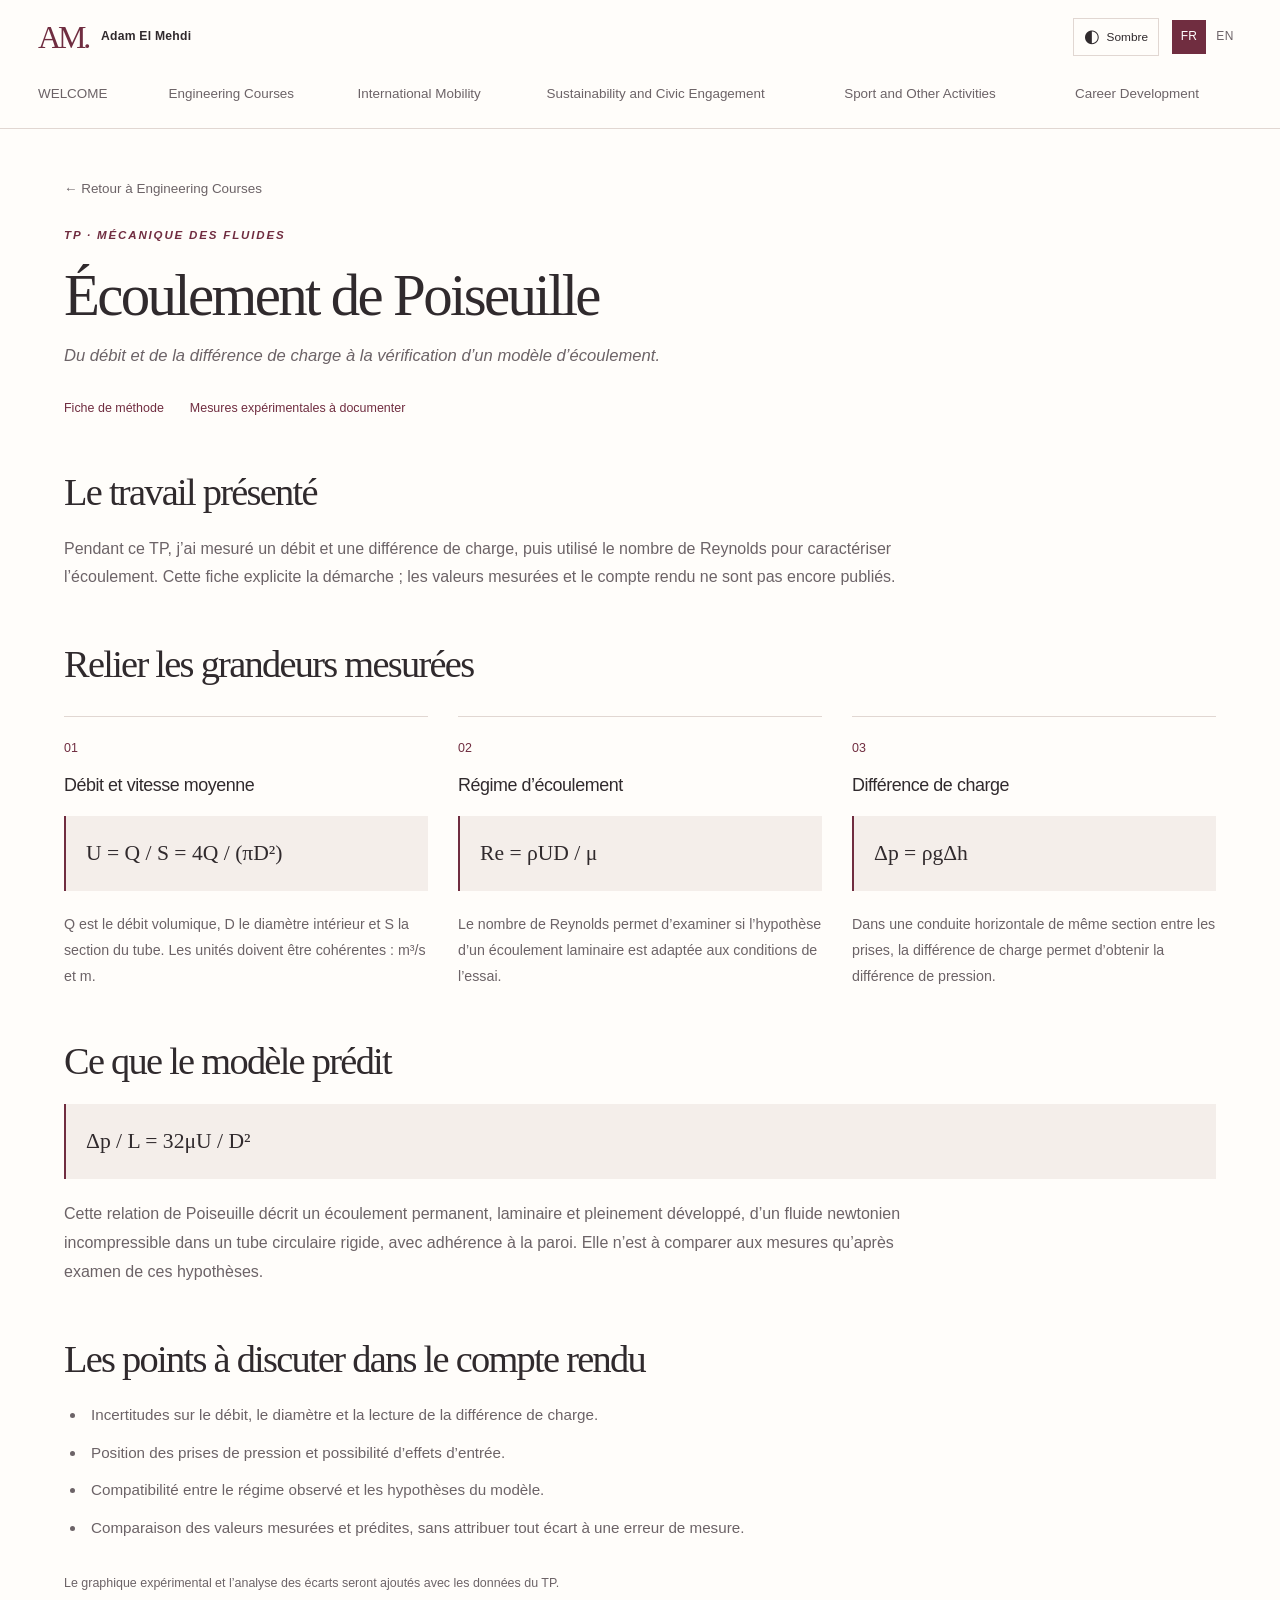
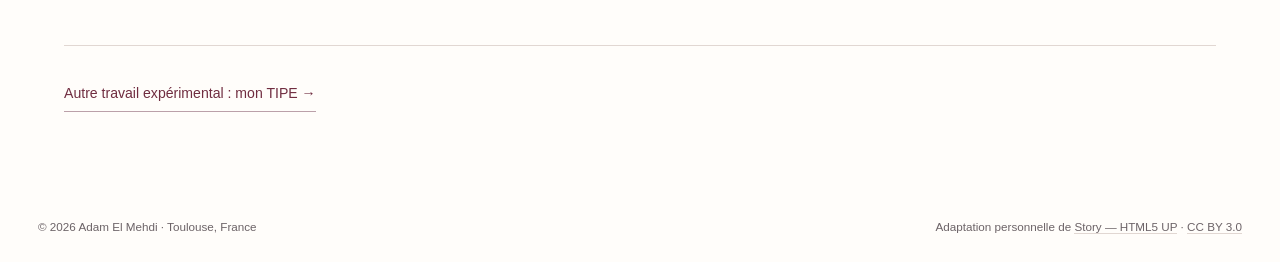
<file: courses/poiseuille.html>
<!doctype html>
<html lang="fr" data-description-fr="Fiche de méthode du TP de Poiseuille : débit, différence de charge, Reynolds et hypothèses du modèle." data-description-en="Poiseuille practical method: flow rate, head difference, Reynolds number and model assumptions.">
<head>
<meta charset="utf-8">
<meta name="viewport" content="width=device-width,initial-scale=1">
<meta name="theme-color" content="#702d40">
<script>(()=>{try{const p=localStorage.getItem('adam-portfolio-theme');document.documentElement.dataset.theme=(p==='light'||p==='dark')?p:(matchMedia('(prefers-color-scheme: dark)').matches?'dark':'light')}catch(_){document.documentElement.dataset.theme='light'}})();</script>
<title data-fr="TP de Poiseuille | Adam El Mehdi" data-en="Poiseuille practical | Adam El Mehdi">TP de Poiseuille | Adam El Mehdi</title>
<meta name="description" content="Fiche de méthode du TP de Poiseuille : débit, différence de charge, Reynolds et hypothèses du modèle.">
<meta property="og:type" content="website">
<meta property="og:title" content="TP de Poiseuille | Adam El Mehdi">
<meta property="og:description" content="Fiche de méthode du TP de Poiseuille : débit, différence de charge, Reynolds et hypothèses du modèle.">
<meta name="twitter:card" content="summary">
<link rel="icon" href="../assets/images/favicon.svg" type="image/svg+xml">
<link rel="stylesheet" href="../assets/css/story.css">
<link rel="stylesheet" href="../assets/css/portfolio-story.css">
<link rel="stylesheet" href="../assets/css/theme-media.css">
<script src="../assets/js/profile-media.js" defer></script><script src="../assets/js/story-portfolio.js" defer></script><link rel="stylesheet" href="../assets/css/content-revision.css">
</head>
<body class="project-page">
<a class="skip-link" href="#main"><span data-fr="Aller au contenu" data-en="Skip to content">Aller au contenu</span></a>
<header class="site-header"><div class="header-inner">
<a class="site-brand" href="../index.html#welcome" aria-label="Adam El Mehdi — accueil"><span class="monogram">AM.</span><span class="brand-name">Adam El Mehdi</span></a><nav id="primary-navigation" class="main-nav" aria-label="Navigation principale"><ul>
<li><a href="../index.html#welcome" class=""><span data-fr="WELCOME" data-en="WELCOME">WELCOME</span></a></li>
<li><a href="../index.html#courses" class=""><span data-fr="Engineering Courses" data-en="Engineering Courses">Engineering Courses</span></a></li>
<li><a href="../index.html#mobility" class=""><span data-fr="International Mobility" data-en="International Mobility">International Mobility</span></a></li>
<li><a href="../index.html#sustainability" class=""><span data-fr="Sustainability and Civic Engagement" data-en="Sustainability and Civic Engagement">Sustainability and Civic Engagement</span></a></li>
<li><a href="../index.html#sport" class=""><span data-fr="Sport and Other Activities" data-en="Sport and Other Activities">Sport and Other Activities</span></a></li>
<li><a href="../index.html#career" class=""><span data-fr="Career Development" data-en="Career Development">Career Development</span></a></li>
</ul></nav><div class="header-controls">
<button type="button" id="theme-toggle" class="theme-toggle" aria-label="Activer le mode sombre" aria-pressed="false"><span class="theme-symbol" aria-hidden="true">◐</span><span class="theme-label">Sombre</span></button><div class="language" role="group" aria-label="Language">
<button type="button" data-lang="fr" aria-pressed="true">FR</button><button type="button" data-lang="en" aria-pressed="false">EN</button>
</div>
<button class="menu-toggle" id="menu-toggle" type="button" aria-expanded="false" aria-controls="primary-navigation"><span data-fr="Menu" data-en="Menu">Menu</span></button>
</div>
</div></header>
<main id="main"><div class="case-shell">
<a href="../index.html#courses" class="back-link"><span data-fr="← Retour à Engineering Courses" data-en="← Back to Engineering Courses">← Retour à Engineering Courses</span></a><header class="case-heading"><p class="eyebrow" data-fr="TP · MÉCANIQUE DES FLUIDES" data-en="PRACTICAL · FLUID MECHANICS">TP · MÉCANIQUE DES FLUIDES</p>
<h1><span data-fr="Écoulement de Poiseuille" data-en="Poiseuille flow">Écoulement de Poiseuille</span></h1>
<p class="lede" data-fr="Du débit et de la différence de charge à la vérification d’un modèle d’écoulement." data-en="From flow rate and head difference to checking a flow model.">Du débit et de la différence de charge à la vérification d’un modèle d’écoulement.</p>
<div class="case-meta">
<span data-fr="Fiche de méthode" data-en="Method sheet">Fiche de méthode</span><span data-fr="Mesures expérimentales à documenter" data-en="Experimental measurements to be documented">Mesures expérimentales à documenter</span>
</div></header><section class="case-section"><h2 data-fr="Le travail présenté" data-en="The work presented">Le travail présenté</h2>
<p data-fr="Pendant ce TP, j’ai mesuré un débit et une différence de charge, puis utilisé le nombre de Reynolds pour caractériser l’écoulement. Cette fiche explicite la démarche ; les valeurs mesurées et le compte rendu ne sont pas encore publiés." data-en="In this practical, I measured flow rate and head difference, then used the Reynolds number to characterise the flow. This sheet explains the method; measured values and the report are not yet published.">Pendant ce TP, j’ai mesuré un débit et une différence de charge, puis utilisé le nombre de Reynolds pour caractériser l’écoulement. Cette fiche explicite la démarche ; les valeurs mesurées et le compte rendu ne sont pas encore publiés.</p></section><section class="case-section"><h2 data-fr="Relier les grandeurs mesurées" data-en="Connecting the measured quantities">Relier les grandeurs mesurées</h2>
<div class="method-grid">
<article><span class="step-number">01</span><h3 data-fr="Débit et vitesse moyenne" data-en="Flow rate and mean velocity">Débit et vitesse moyenne</h3>
<div class="equation">U = Q / S = 4Q / (πD²)</div>
<p data-fr="Q est le débit volumique, D le diamètre intérieur et S la section du tube. Les unités doivent être cohérentes : m³/s et m." data-en="Q is volumetric flow rate, D is internal diameter and S is tube cross-section. Units must be consistent: m³/s and m.">Q est le débit volumique, D le diamètre intérieur et S la section du tube. Les unités doivent être cohérentes : m³/s et m.</p></article><article><span class="step-number">02</span><h3 data-fr="Régime d’écoulement" data-en="Flow regime">Régime d’écoulement</h3>
<div class="equation">Re = ρUD / μ</div>
<p data-fr="Le nombre de Reynolds permet d’examiner si l’hypothèse d’un écoulement laminaire est adaptée aux conditions de l’essai." data-en="The Reynolds number helps assess whether a laminar-flow assumption fits the experimental conditions.">Le nombre de Reynolds permet d’examiner si l’hypothèse d’un écoulement laminaire est adaptée aux conditions de l’essai.</p></article><article><span class="step-number">03</span><h3 data-fr="Différence de charge" data-en="Head difference">Différence de charge</h3>
<div class="equation">Δp = ρgΔh</div>
<p data-fr="Dans une conduite horizontale de même section entre les prises, la différence de charge permet d’obtenir la différence de pression." data-en="For a horizontal pipe with equal cross-sections at the pressure taps, head difference gives the pressure difference.">Dans une conduite horizontale de même section entre les prises, la différence de charge permet d’obtenir la différence de pression.</p></article>
</div></section><section class="case-section"><h2 data-fr="Ce que le modèle prédit" data-en="What the model predicts">Ce que le modèle prédit</h2>
<div class="equation">Δp / L = 32μU / D²</div>
<p data-fr="Cette relation de Poiseuille décrit un écoulement permanent, laminaire et pleinement développé, d’un fluide newtonien incompressible dans un tube circulaire rigide, avec adhérence à la paroi. Elle n’est à comparer aux mesures qu’après examen de ces hypothèses." data-en="This Poiseuille relation describes steady, laminar, fully developed flow of an incompressible Newtonian fluid in a rigid circular pipe, with no slip at the wall. It should be compared with measurements only after checking those assumptions.">Cette relation de Poiseuille décrit un écoulement permanent, laminaire et pleinement développé, d’un fluide newtonien incompressible dans un tube circulaire rigide, avec adhérence à la paroi. Elle n’est à comparer aux mesures qu’après examen de ces hypothèses.</p></section><section class="case-section"><h2 data-fr="Les points à discuter dans le compte rendu" data-en="Points to discuss in the report">Les points à discuter dans le compte rendu</h2>
<ul class="report-checks">
<li><span data-fr="Incertitudes sur le débit, le diamètre et la lecture de la différence de charge." data-en="Uncertainty in flow rate, diameter and head-difference readings.">Incertitudes sur le débit, le diamètre et la lecture de la différence de charge.</span></li>
<li><span data-fr="Position des prises de pression et possibilité d’effets d’entrée." data-en="Pressure-tap positions and possible entrance effects.">Position des prises de pression et possibilité d’effets d’entrée.</span></li>
<li><span data-fr="Compatibilité entre le régime observé et les hypothèses du modèle." data-en="Compatibility between the observed regime and model assumptions.">Compatibilité entre le régime observé et les hypothèses du modèle.</span></li>
<li><span data-fr="Comparaison des valeurs mesurées et prédites, sans attribuer tout écart à une erreur de mesure." data-en="Comparison of measured and predicted values, without attributing every discrepancy to measurement error.">Comparaison des valeurs mesurées et prédites, sans attribuer tout écart à une erreur de mesure.</span></li>
</ul>
<p class="resource-state" data-fr="Le graphique expérimental et l’analyse des écarts seront ajoutés avec les données du TP." data-en="The experimental plot and discrepancy analysis will be added with the practical data.">Le graphique expérimental et l’analyse des écarts seront ajoutés avec les données du TP.</p></section><div class="case-end"><a href="../projects/tipe.html" class="text-link"><span data-fr="Autre travail expérimental : mon TIPE →" data-en="Another experimental project: my TIPE →">Autre travail expérimental : mon TIPE →</span></a></div>
</div></main>
<footer class="site-footer"><p>© 2026 Adam El Mehdi · Toulouse, France</p>
<p><span data-fr="Adaptation personnelle de" data-en="Personal adaptation of">Adaptation personnelle de</span> <a href="https://html5up.net/story" target="_blank" rel="noopener noreferrer">Story — HTML5 UP</a> · <a href="https://creativecommons.org/licenses/by/3.0/" target="_blank" rel="noopener noreferrer">CC BY 3.0</a></p></footer>
<dialog id="image-dialog" class="image-dialog"><button type="button" class="close-dialog" autofocus><span data-fr="Fermer" data-en="Close">Fermer</span> ×</button><img id="expanded-image" alt=""><p id="expanded-caption"></p></dialog>
</body>
</html>
</file>
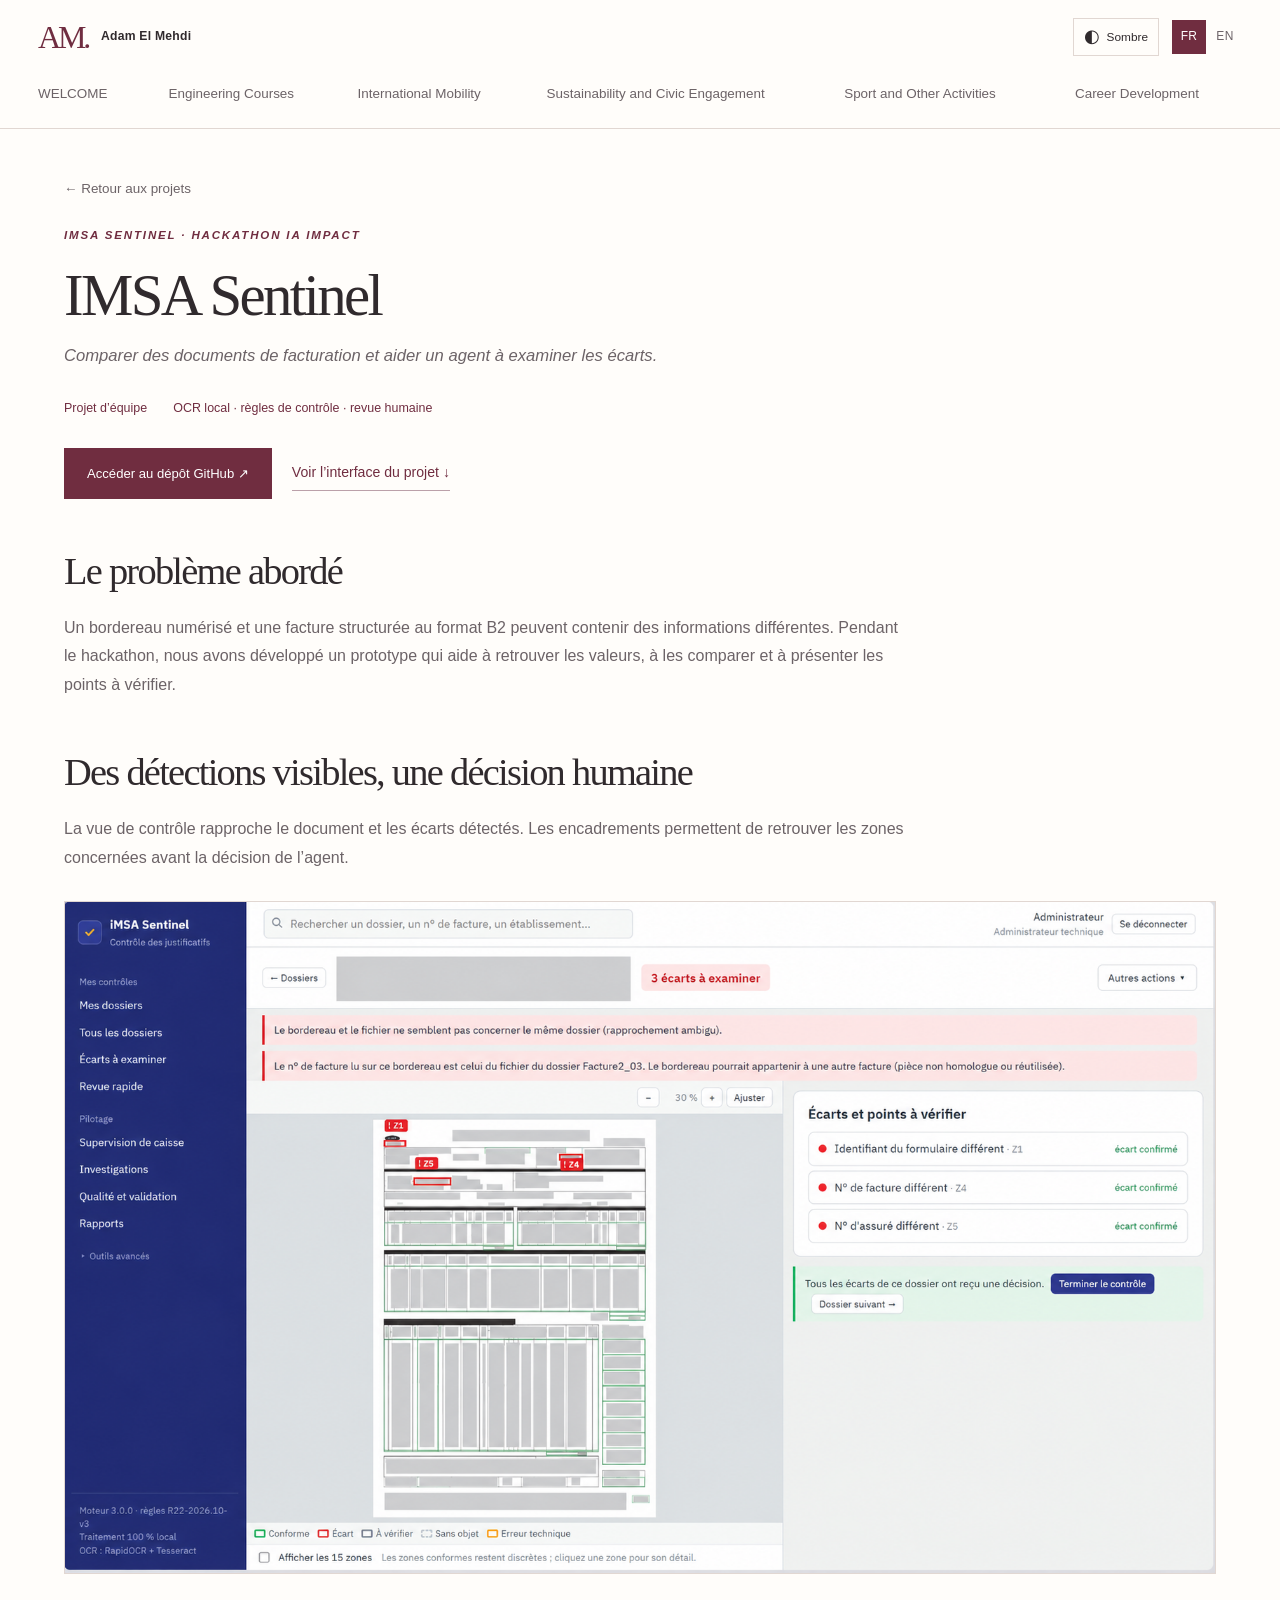
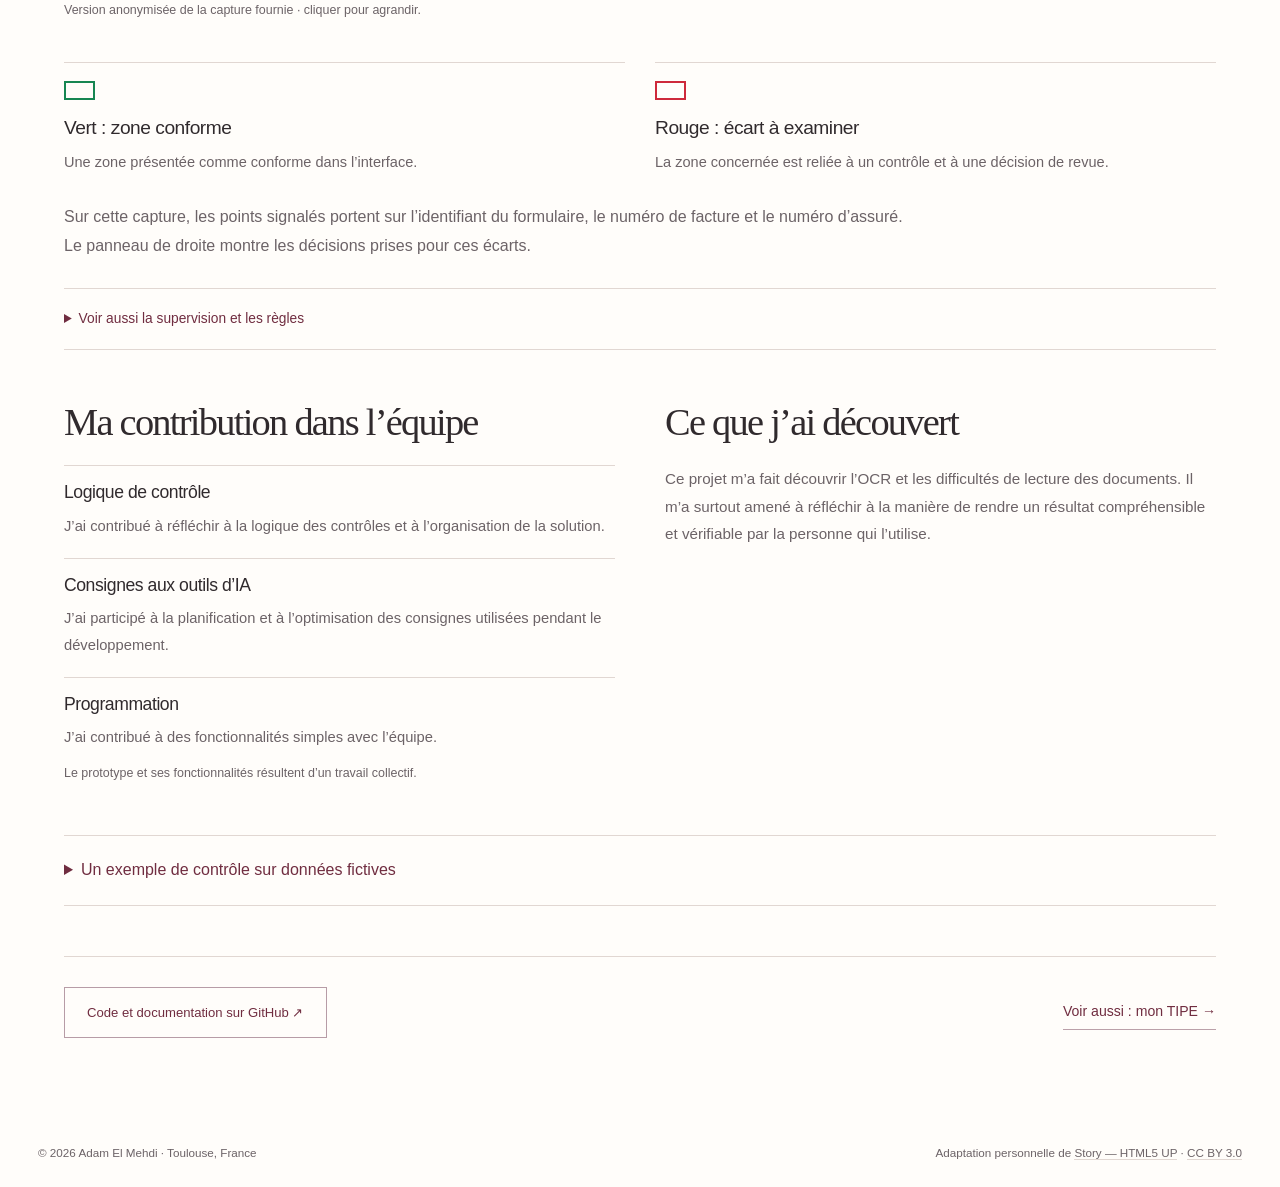
<file: projects/imsa.html>
<!doctype html>
<html lang="fr" data-description-fr="Le prototype IMSA Sentinel : démonstration OCR sur données fictives, contrôle d’un écart et contribution au projet d’équipe." data-description-en="The IMSA Sentinel prototype: an OCR demonstration with fictional data, a discrepancy check and my contribution to the team project.">
<head>
<meta charset="utf-8">
<meta name="viewport" content="width=device-width,initial-scale=1">
<meta name="theme-color" content="#702d40">
<script>(()=>{try{const p=localStorage.getItem('adam-portfolio-theme');document.documentElement.dataset.theme=(p==='light'||p==='dark')?p:(matchMedia('(prefers-color-scheme: dark)').matches?'dark':'light')}catch(_){document.documentElement.dataset.theme='light'}})();</script>
<title data-fr="IMSA Sentinel — Hackathon | Adam El Mehdi" data-en="IMSA Sentinel — Hackathon | Adam El Mehdi">IMSA Sentinel — Hackathon | Adam El Mehdi</title>
<meta name="description" content="Le prototype IMSA Sentinel : démonstration OCR sur données fictives, contrôle d’un écart et contribution au projet d’équipe.">
<meta property="og:type" content="website">
<meta property="og:title" content="IMSA Sentinel — Hackathon | Adam El Mehdi">
<meta property="og:description" content="Le prototype IMSA Sentinel : démonstration OCR sur données fictives, contrôle d’un écart et contribution au projet d’équipe.">
<meta property="og:image" content="https://adam-el-mehdi.github.io/assets/images/imsa-detections-public.png">
<meta property="og:image:alt" content="IMSA Sentinel : détections vertes et rouges, contenu du document masqué">
<meta name="twitter:card" content="summary_large_image">
<link rel="icon" href="../assets/images/favicon.svg" type="image/svg+xml">
<link rel="stylesheet" href="../assets/css/story.css">
<link rel="stylesheet" href="../assets/css/portfolio-story.css">
<link rel="stylesheet" href="../assets/css/theme-media.css">
<script src="../assets/js/profile-media.js" defer></script><script src="../assets/js/story-portfolio.js" defer></script><link rel="stylesheet" href="../assets/css/content-revision.css">
</head>
<body class="project-page">
<a class="skip-link" href="#main"><span data-fr="Aller au contenu" data-en="Skip to content">Aller au contenu</span></a>
<header class="site-header"><div class="header-inner">
<a class="site-brand" href="../index.html#welcome" aria-label="Adam El Mehdi — accueil"><span class="monogram">AM.</span><span class="brand-name">Adam El Mehdi</span></a><nav id="primary-navigation" class="main-nav" aria-label="Navigation principale"><ul>
<li><a href="../index.html#welcome" class=""><span data-fr="WELCOME" data-en="WELCOME">WELCOME</span></a></li>
<li><a href="../index.html#courses" class=""><span data-fr="Engineering Courses" data-en="Engineering Courses">Engineering Courses</span></a></li>
<li><a href="../index.html#mobility" class=""><span data-fr="International Mobility" data-en="International Mobility">International Mobility</span></a></li>
<li><a href="../index.html#sustainability" class=""><span data-fr="Sustainability and Civic Engagement" data-en="Sustainability and Civic Engagement">Sustainability and Civic Engagement</span></a></li>
<li><a href="../index.html#sport" class=""><span data-fr="Sport and Other Activities" data-en="Sport and Other Activities">Sport and Other Activities</span></a></li>
<li><a href="../index.html#career" class=""><span data-fr="Career Development" data-en="Career Development">Career Development</span></a></li>
</ul></nav><div class="header-controls">
<button type="button" id="theme-toggle" class="theme-toggle" aria-label="Activer le mode sombre" aria-pressed="false"><span class="theme-symbol" aria-hidden="true">◐</span><span class="theme-label">Sombre</span></button><div class="language" role="group" aria-label="Language">
<button type="button" data-lang="fr" aria-pressed="true">FR</button><button type="button" data-lang="en" aria-pressed="false">EN</button>
</div>
<button class="menu-toggle" id="menu-toggle" type="button" aria-expanded="false" aria-controls="primary-navigation"><span data-fr="Menu" data-en="Menu">Menu</span></button>
</div>
</div></header>
<main id="main"><div class="case-shell">
<a href="../index.html#courses" class="back-link"><span data-fr="← Retour aux projets" data-en="← Back to projects">← Retour aux projets</span></a><header class="case-heading"><p class="eyebrow" data-fr="IMSA SENTINEL · HACKATHON IA IMPACT" data-en="IMSA SENTINEL · HACKATHON IA IMPACT">IMSA SENTINEL · HACKATHON IA IMPACT</p>
<h1 data-fr="IMSA Sentinel" data-en="IMSA Sentinel">IMSA Sentinel</h1>
<p class="lede" data-fr="Comparer des documents de facturation et aider un agent à examiner les écarts." data-en="Comparing billing documents and helping a reviewer examine discrepancies.">Comparer des documents de facturation et aider un agent à examiner les écarts.</p>
<div class="case-meta">
<span data-fr="Projet d’équipe" data-en="Team project">Projet d’équipe</span><span data-fr="OCR local · règles de contrôle · revue humaine" data-en="Local OCR · validation rules · human review">OCR local · règles de contrôle · revue humaine</span>
</div></header><div class="actions">
<a href="https://github.com/Adam-el-mehdi/iMSA-Sentinels" class="button primary" target="_blank" rel="noopener noreferrer"><span data-fr="Accéder au dépôt GitHub ↗" data-en="View the GitHub repository ↗">Accéder au dépôt GitHub ↗</span></a><a href="#interface" class="text-link"><span data-fr="Voir l’interface du projet ↓" data-en="View the project interface ↓">Voir l’interface du projet ↓</span></a>
</div>
<section class="case-section"><h2 data-fr="Le problème abordé" data-en="The problem we worked on">Le problème abordé</h2>
<p data-fr="Un bordereau numérisé et une facture structurée au format B2 peuvent contenir des informations différentes. Pendant le hackathon, nous avons développé un prototype qui aide à retrouver les valeurs, à les comparer et à présenter les points à vérifier." data-en="A scanned billing document and a structured B2 invoice may contain different information. During the hackathon, we developed a prototype to find the values, compare them and show the points that need reviewing.">Un bordereau numérisé et une facture structurée au format B2 peuvent contenir des informations différentes. Pendant le hackathon, nous avons développé un prototype qui aide à retrouver les valeurs, à les comparer et à présenter les points à vérifier.</p></section><section id="interface" class="case-section"><h2 data-fr="Des détections visibles, une décision humaine" data-en="Visible detections, a human decision">Des détections visibles, une décision humaine</h2>
<p data-fr="La vue de contrôle rapproche le document et les écarts détectés. Les encadrements permettent de retrouver les zones concernées avant la décision de l’agent." data-en="The review view connects the document with detected discrepancies. Outlines identify the relevant zones before the reviewer makes a decision.">La vue de contrôle rapproche le document et les écarts détectés. Les encadrements permettent de retrouver les zones concernées avant la décision de l’agent.</p>
<figure class="real-interface"><button type="button" class="media-zoom" data-image="../assets/images/imsa-detections-public.png"><img src="../assets/images/imsa-detections-public.png" width="1641" height="958" alt="Capture IMSA : zones conformes en vert, écarts en rouge et décisions de revue. Contenu du document masqué." data-alt-fr="Capture IMSA : zones conformes en vert, écarts en rouge et décisions de revue. Contenu du document masqué." data-alt-en="IMSA screenshot: matching zones in green, discrepancies in red and review decisions. Document content masked." loading="lazy" decoding="async"></button><figcaption data-fr="Version anonymisée de la capture fournie · cliquer pour agrandir." data-en="Anonymised version of the supplied screenshot · click to enlarge.">Version anonymisée de la capture fournie · cliquer pour agrandir.</figcaption></figure><div class="detection-key">
<article><span class="zone-swatch matching" aria-hidden="true"></span><h3 data-fr="Vert : zone conforme" data-en="Green: matching zone">Vert : zone conforme</h3>
<p data-fr="Une zone présentée comme conforme dans l’interface." data-en="A zone shown as matching in the interface.">Une zone présentée comme conforme dans l’interface.</p></article><article><span class="zone-swatch discrepancy" aria-hidden="true"></span><h3 data-fr="Rouge : écart à examiner" data-en="Red: discrepancy to review">Rouge : écart à examiner</h3>
<p data-fr="La zone concernée est reliée à un contrôle et à une décision de revue." data-en="The relevant zone is connected to a validation check and a review decision.">La zone concernée est reliée à un contrôle et à une décision de revue.</p></article>
</div>
<p data-fr="Sur cette capture, les points signalés portent sur l’identifiant du formulaire, le numéro de facture et le numéro d’assuré. Le panneau de droite montre les décisions prises pour ces écarts." data-en="In this screenshot, the flagged items concern the form identifier, invoice number and insured-person number. The right-hand panel shows the review decisions for those discrepancies.">Sur cette capture, les points signalés portent sur l’identifiant du formulaire, le numéro de facture et le numéro d’assuré. Le panneau de droite montre les décisions prises pour ces écarts.</p>
<details class="interface-support"><summary><span data-fr="Voir aussi la supervision et les règles" data-en="Also view supervision and rules">Voir aussi la supervision et les règles</span></summary><figure class="real-interface"><button type="button" class="media-zoom" data-image="../assets/images/imsa-supervision.jpg"><img src="../assets/images/imsa-supervision.jpg" width="1600" height="950" alt="Supervision de caisse : vue agrégée des contrôles." data-alt-fr="Supervision de caisse : vue agrégée des contrôles." data-alt-en="Supervision: an aggregate view of validation checks." loading="lazy" decoding="async"></button></figure><figure class="real-interface"><button type="button" class="media-zoom" data-image="../assets/images/imsa-rules.png"><img src="../assets/images/imsa-rules.png" width="2048" height="1223" alt="Table des règles et des zones de contrôle." data-alt-fr="Table des règles et des zones de contrôle." data-alt-en="Table of validation rules and document zones." loading="lazy" decoding="async"></button></figure></details></section><section class="case-section" id="contribution"><div class="contribution-grid">
<div>
<h2 data-fr="Ma contribution dans l’équipe" data-en="My contribution within the team">Ma contribution dans l’équipe</h2>
<div class="contribution-item">
<h3 data-fr="Logique de contrôle" data-en="Validation logic">Logique de contrôle</h3>
<p data-fr="J’ai contribué à réfléchir à la logique des contrôles et à l’organisation de la solution." data-en="I helped reason about the validation logic and the organisation of the solution.">J’ai contribué à réfléchir à la logique des contrôles et à l’organisation de la solution.</p>
</div>
<div class="contribution-item">
<h3 data-fr="Consignes aux outils d’IA" data-en="Instructions for AI tools">Consignes aux outils d’IA</h3>
<p data-fr="J’ai participé à la planification et à l’optimisation des consignes utilisées pendant le développement." data-en="I took part in planning and refining the instructions used during development.">J’ai participé à la planification et à l’optimisation des consignes utilisées pendant le développement.</p>
</div>
<div class="contribution-item">
<h3 data-fr="Programmation" data-en="Programming">Programmation</h3>
<p data-fr="J’ai contribué à des fonctionnalités simples avec l’équipe." data-en="I contributed to simple features alongside the team.">J’ai contribué à des fonctionnalités simples avec l’équipe.</p>
</div>
<p class="resource-state" data-fr="Le prototype et ses fonctionnalités résultent d’un travail collectif." data-en="The prototype and its features are the result of team work.">Le prototype et ses fonctionnalités résultent d’un travail collectif.</p>
<!-- Ajouter ici une fonctionnalité ou un test précis seulement après confirmation d’Adam. -->
</div>
<div>
<h2 data-fr="Ce que j’ai découvert" data-en="What I learned">Ce que j’ai découvert</h2>
<p data-fr="Ce projet m’a fait découvrir l’OCR et les difficultés de lecture des documents. Il m’a surtout amené à réfléchir à la manière de rendre un résultat compréhensible et vérifiable par la personne qui l’utilise." data-en="This project introduced me to OCR and the difficulties of reading documents. It also made me think about how to make a result understandable and verifiable for the person using it.">Ce projet m’a fait découvrir l’OCR et les difficultés de lecture des documents. Il m’a surtout amené à réfléchir à la manière de rendre un résultat compréhensible et vérifiable par la personne qui l’utilise.</p>
</div>
</div></section><details id="demonstration" class="case-section secondary-worked-example"><summary><span data-fr="Un exemple de contrôle sur données fictives" data-en="A validation example with fictional data">Un exemple de contrôle sur données fictives</span></summary><p data-fr="L’OCR lit le texte du document. Le prototype compare ensuite les informations extraites avec celles du fichier de facturation. L’agent peut consulter les preuves et examiner les écarts." data-en="OCR reads the text in the document. The prototype then compares the extracted information with the billing file. A reviewer can inspect the evidence and examine the discrepancies.">L’OCR lit le texte du document. Le prototype compare ensuite les informations extraites avec celles du fichier de facturation. L’agent peut consulter les preuves et examiner les écarts.</p>
<details class="secondary-demo"><summary><span data-fr="Voir la capture du cas fictif" data-en="View the fictional-case screenshot">Voir la capture du cas fictif</span></summary><figure class="demo-figure"><div class="demo-image-wrap"><button type="button" class="media-zoom" data-image="../assets/images/imsa-ocr-demo.jpg"><img src="../assets/images/imsa-ocr-demo.jpg" width="1363" height="936" alt="Interface réelle du prototype IMSA Sentinel sur un document et des valeurs entièrement fictifs." data-alt-fr="Interface réelle du prototype IMSA Sentinel sur un document et des valeurs entièrement fictifs." data-alt-en="The actual IMSA Sentinel prototype interface using an entirely fictional document and values." loading="lazy" decoding="async"></button></div>
<figcaption data-fr="Interface du prototype · démonstration sur données fictives · cliquer pour agrandir." data-en="Prototype interface · fictional demonstration data · click to enlarge.">Interface du prototype · démonstration sur données fictives · cliquer pour agrandir.</figcaption></figure></details><div class="method-grid">
<article><span class="step-number">01</span><h3 data-fr="Le document source" data-en="The source document">Le document source</h3>
<p data-fr="Le bordereau et les zones lues sont visibles pour retrouver l’origine d’une information." data-en="The billing document and the zones being read show where each piece of information comes from.">Le bordereau et les zones lues sont visibles pour retrouver l’origine d’une information.</p></article><article><span class="step-number">02</span><h3 data-fr="Les lectures OCR" data-en="OCR readings">Les lectures OCR</h3>
<p data-fr="Les valeurs reconnues et les lectures incertaines restent consultables." data-en="Recognised values and uncertain readings remain available for inspection.">Les valeurs reconnues et les lectures incertaines restent consultables.</p></article><article><span class="step-number">03</span><h3 data-fr="Le fichier de facturation" data-en="The billing file">Le fichier de facturation</h3>
<p data-fr="Les données structurées permettent la comparaison et la revue des écarts." data-en="Structured data supports comparison and review of discrepancies.">Les données structurées permettent la comparaison et la revue des écarts.</p></article>
</div>
<div class="demo-example">
<p class="eyebrow" data-fr="UN EXEMPLE DU DOSSIER FICTIF" data-en="AN EXAMPLE FROM THE FICTIONAL CASE">UN EXEMPLE DU DOSSIER FICTIF</p>
<h3 data-fr="Un total qui ne correspond pas" data-en="A total that does not match">Un total qui ne correspond pas</h3>
<div class="comparison">
<div>
<span data-fr="Bordereau · prestations" data-en="Billing document · services">Bordereau · prestations</span><strong>100,00 €</strong>
</div>
<div>
<span data-fr="Fichier B2 · prestations" data-en="B2 file · services">Fichier B2 · prestations</span><strong>105,00 €</strong>
</div>
<div>
<span data-fr="Écart à vérifier" data-en="Discrepancy to review">Écart à vérifier</span><strong>5,00 €</strong>
</div>
</div>
<p data-fr="Le prototype signale cet écart au titre du contrôle R12. Dans cet exemple, la somme des lignes du fichier vaut aussi 100 € : le total déclaré dans le fichier demande donc une vérification." data-en="The prototype flags this discrepancy under check R12. In this example, the file’s individual lines also add up to €100, so its declared total requires review.">Le prototype signale cet écart au titre du contrôle R12. Dans cet exemple, la somme des lignes du fichier vaut aussi 100 € : le total déclaré dans le fichier demande donc une vérification.</p>
</div>
<details><summary><span data-fr="À propos de cette démonstration" data-en="About this demonstration">À propos de cette démonstration</span></summary><p data-fr="Le document et toutes les valeurs ont été créés pour cet exemple. Les lectures OCR ont été calculées localement avec un gabarit fixé pour la démonstration. Certaines lectures restent non vérifiables ; cette illustration ne constitue pas un test de performance." data-en="The document and all values were created for this example. OCR readings were calculated locally using a layout fixed for the demonstration. Some readings remain unverifiable; this illustration is not a performance benchmark.">Le document et toutes les valeurs ont été créés pour cet exemple. Les lectures OCR ont été calculées localement avec un gabarit fixé pour la démonstration. Certaines lectures restent non vérifiables ; cette illustration ne constitue pas un test de performance.</p></details></details><div class="case-end">
<div class="actions"><a href="https://github.com/Adam-el-mehdi/iMSA-Sentinels" class="button" target="_blank" rel="noopener noreferrer"><span data-fr="Code et documentation sur GitHub ↗" data-en="Code and documentation on GitHub ↗">Code et documentation sur GitHub ↗</span></a></div>
<a href="tipe.html" class="text-link"><span data-fr="Voir aussi : mon TIPE →" data-en="Also explore: my TIPE →">Voir aussi : mon TIPE →</span></a>
</div>
</div></main>
<footer class="site-footer"><p>© 2026 Adam El Mehdi · Toulouse, France</p>
<p><span data-fr="Adaptation personnelle de" data-en="Personal adaptation of">Adaptation personnelle de</span> <a href="https://html5up.net/story" target="_blank" rel="noopener noreferrer">Story — HTML5 UP</a> · <a href="https://creativecommons.org/licenses/by/3.0/" target="_blank" rel="noopener noreferrer">CC BY 3.0</a></p></footer>
<dialog id="image-dialog" class="image-dialog"><button type="button" class="close-dialog" autofocus><span data-fr="Fermer" data-en="Close">Fermer</span> ×</button><img id="expanded-image" alt=""><p id="expanded-caption"></p></dialog>
</body>
</html>
</file>
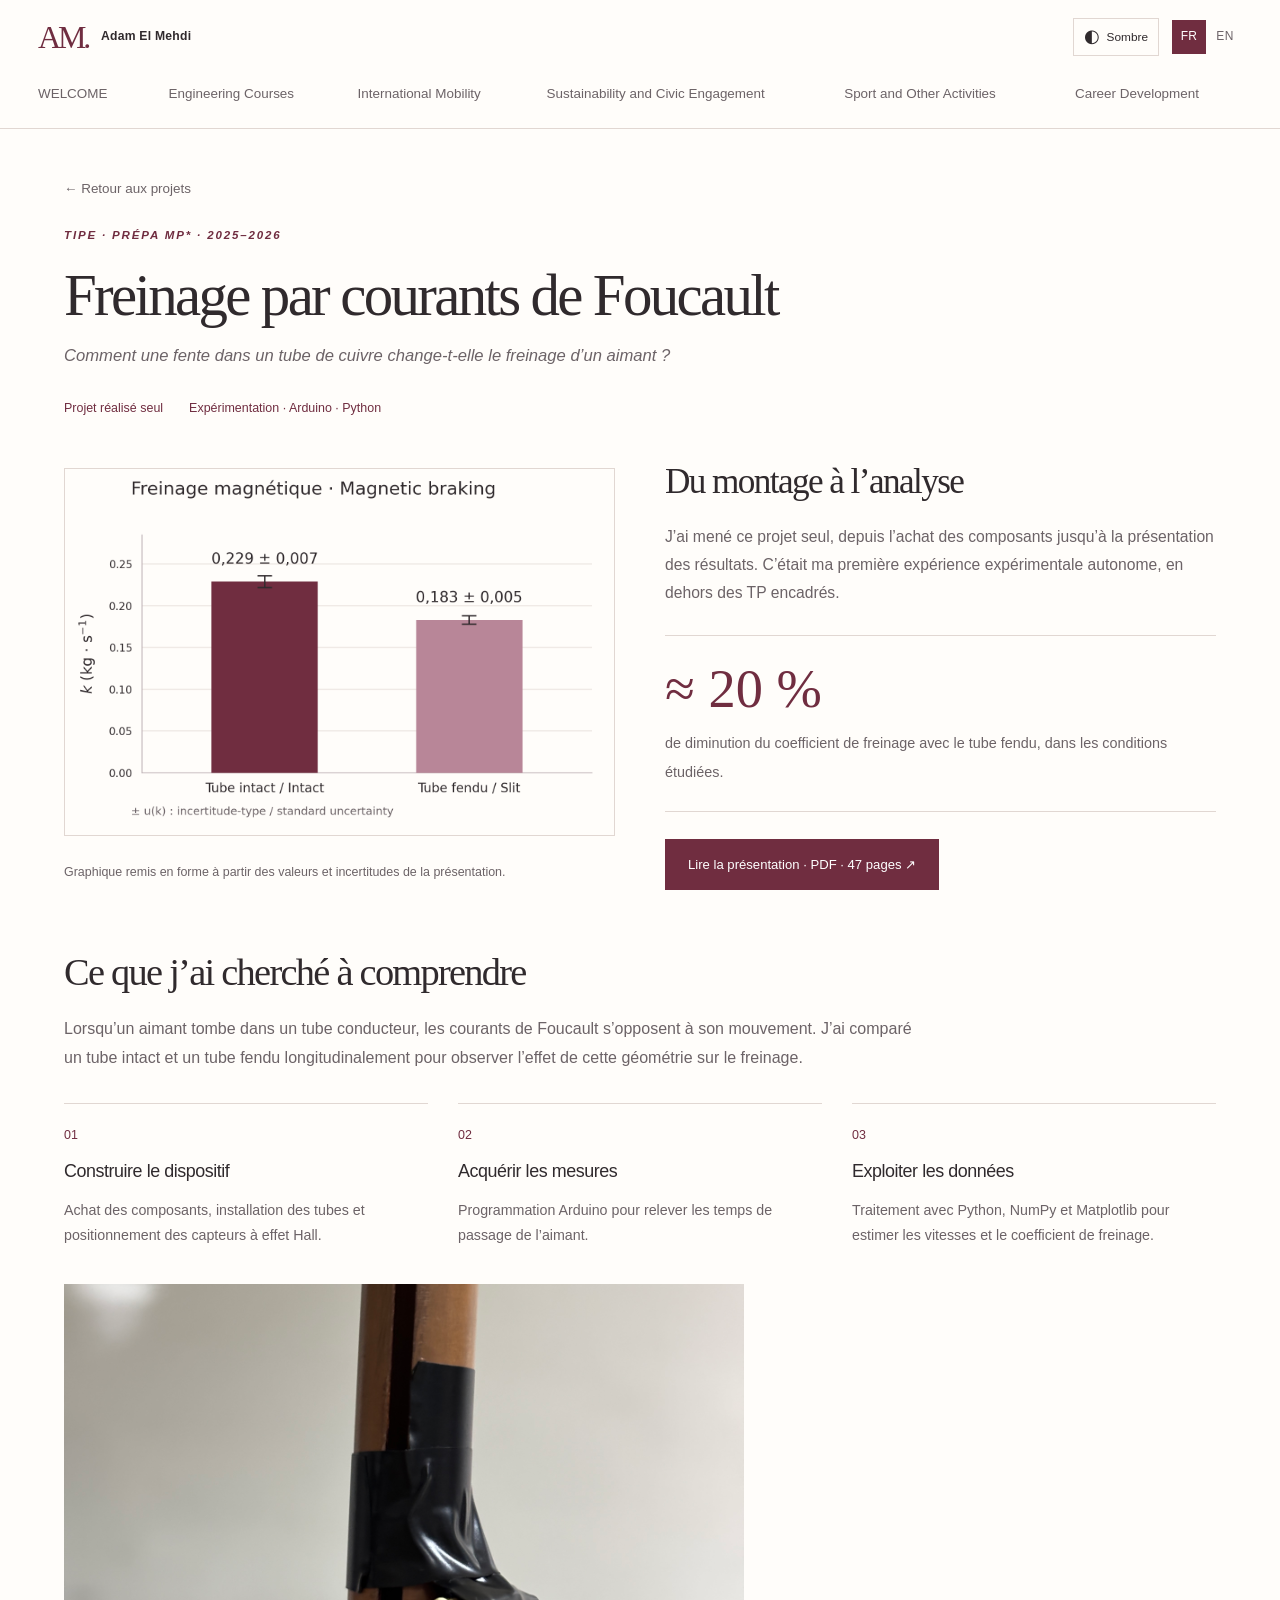
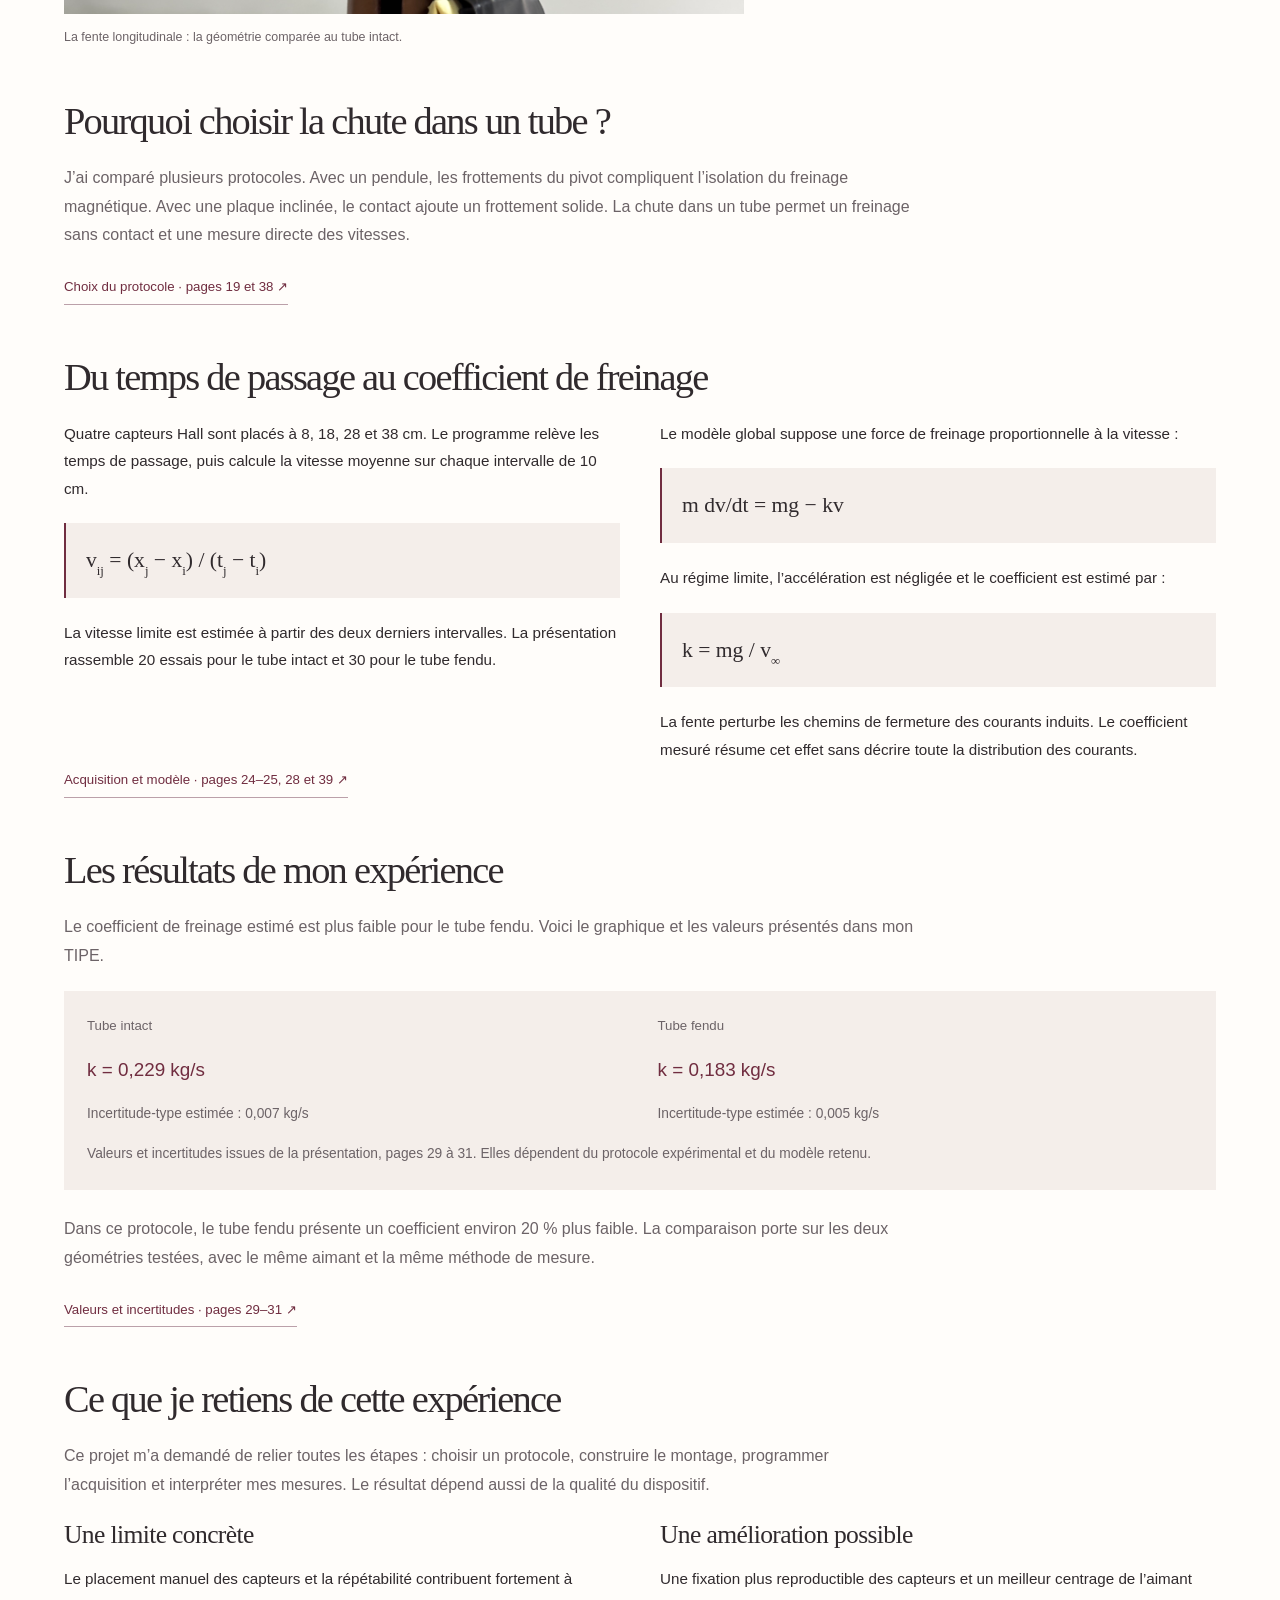
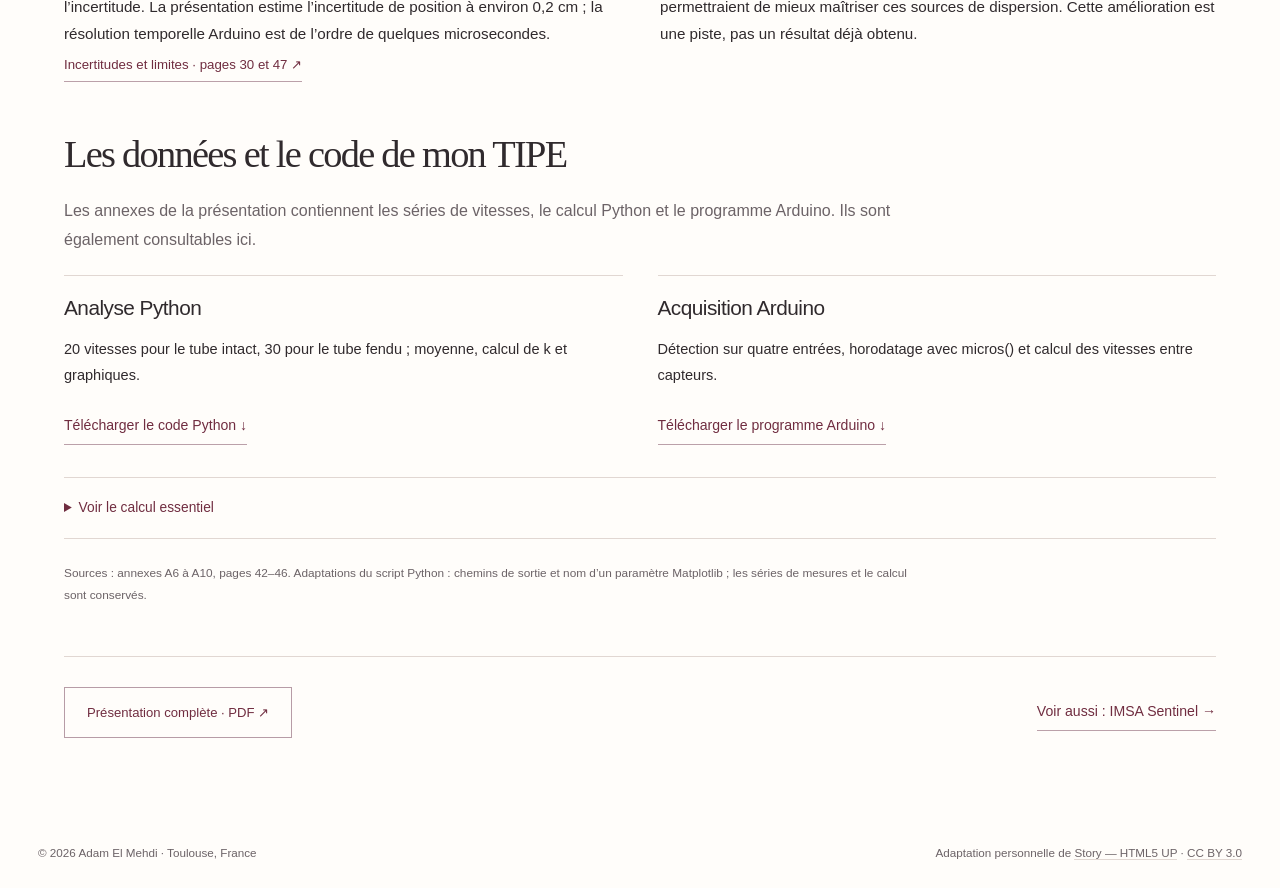
<file: projects/tipe.html>
<!doctype html>
<html lang="fr" data-description-fr="Mon projet expérimental autonome : dispositif Arduino, mesures, analyse Python et résultats de freinage magnétique." data-description-en="My independent experimental project: Arduino instrumentation, measurements, Python analysis and magnetic braking results.">
<head>
<meta charset="utf-8">
<meta name="viewport" content="width=device-width,initial-scale=1">
<meta name="theme-color" content="#702d40">
<script>(()=>{try{const p=localStorage.getItem('adam-portfolio-theme');document.documentElement.dataset.theme=(p==='light'||p==='dark')?p:(matchMedia('(prefers-color-scheme: dark)').matches?'dark':'light')}catch(_){document.documentElement.dataset.theme='light'}})();</script>
<title data-fr="TIPE — Freinage magnétique | Adam El Mehdi" data-en="TIPE — Eddy-current braking | Adam El Mehdi">TIPE — Freinage magnétique | Adam El Mehdi</title>
<meta name="description" content="Mon projet expérimental autonome : dispositif Arduino, mesures, analyse Python et résultats de freinage magnétique.">
<meta property="og:type" content="website">
<meta property="og:title" content="TIPE — Freinage magnétique | Adam El Mehdi">
<meta property="og:description" content="Mon projet expérimental autonome : dispositif Arduino, mesures, analyse Python et résultats de freinage magnétique.">
<meta property="og:image" content="https://adam-el-mehdi.github.io/assets/images/tipe-coefficients.png">
<meta property="og:image:alt" content="Résultat expérimental du TIPE sur le freinage par courants de Foucault">
<meta name="twitter:card" content="summary_large_image">
<link rel="icon" href="../assets/images/favicon.svg" type="image/svg+xml">
<link rel="stylesheet" href="../assets/css/story.css">
<link rel="stylesheet" href="../assets/css/portfolio-story.css">
<link rel="stylesheet" href="../assets/css/theme-media.css">
<script src="../assets/js/profile-media.js" defer></script><script src="../assets/js/story-portfolio.js" defer></script><link rel="stylesheet" href="../assets/css/content-revision.css">
</head>
<body class="project-page">
<a class="skip-link" href="#main"><span data-fr="Aller au contenu" data-en="Skip to content">Aller au contenu</span></a>
<header class="site-header"><div class="header-inner">
<a class="site-brand" href="../index.html#welcome" aria-label="Adam El Mehdi — accueil"><span class="monogram">AM.</span><span class="brand-name">Adam El Mehdi</span></a><nav id="primary-navigation" class="main-nav" aria-label="Navigation principale"><ul>
<li><a href="../index.html#welcome" class=""><span data-fr="WELCOME" data-en="WELCOME">WELCOME</span></a></li>
<li><a href="../index.html#courses" class=""><span data-fr="Engineering Courses" data-en="Engineering Courses">Engineering Courses</span></a></li>
<li><a href="../index.html#mobility" class=""><span data-fr="International Mobility" data-en="International Mobility">International Mobility</span></a></li>
<li><a href="../index.html#sustainability" class=""><span data-fr="Sustainability and Civic Engagement" data-en="Sustainability and Civic Engagement">Sustainability and Civic Engagement</span></a></li>
<li><a href="../index.html#sport" class=""><span data-fr="Sport and Other Activities" data-en="Sport and Other Activities">Sport and Other Activities</span></a></li>
<li><a href="../index.html#career" class=""><span data-fr="Career Development" data-en="Career Development">Career Development</span></a></li>
</ul></nav><div class="header-controls">
<button type="button" id="theme-toggle" class="theme-toggle" aria-label="Activer le mode sombre" aria-pressed="false"><span class="theme-symbol" aria-hidden="true">◐</span><span class="theme-label">Sombre</span></button><div class="language" role="group" aria-label="Language">
<button type="button" data-lang="fr" aria-pressed="true">FR</button><button type="button" data-lang="en" aria-pressed="false">EN</button>
</div>
<button class="menu-toggle" id="menu-toggle" type="button" aria-expanded="false" aria-controls="primary-navigation"><span data-fr="Menu" data-en="Menu">Menu</span></button>
</div>
</div></header>
<main id="main"><div class="case-shell">
<a href="../index.html#courses" class="back-link"><span data-fr="← Retour aux projets" data-en="← Back to projects">← Retour aux projets</span></a><header class="case-heading"><p class="eyebrow" data-fr="TIPE · PRÉPA MP* · 2025–2026" data-en="TIPE · MP* PREPARATORY STUDIES · 2025–2026">TIPE · PRÉPA MP* · 2025–2026</p>
<h1 data-fr="Freinage par courants de Foucault" data-en="Eddy-current braking">Freinage par courants de Foucault</h1>
<p class="lede" data-fr="Comment une fente dans un tube de cuivre change-t-elle le freinage d’un aimant ?" data-en="How does a slit in a copper tube change the braking of a falling magnet?">Comment une fente dans un tube de cuivre change-t-elle le freinage d’un aimant ?</p>
<div class="case-meta">
<span data-fr="Projet réalisé seul" data-en="Individual project">Projet réalisé seul</span><span data-fr="Expérimentation · Arduino · Python" data-en="Experimentation · Arduino · Python">Expérimentation · Arduino · Python</span>
</div></header><div class="case-lead-grid">
<figure class="tipe-lead-result"><button type="button" class="media-zoom" data-image="../assets/images/tipe-coefficients.png"><img src="../assets/images/tipe-coefficients.png" width="1440" height="960" alt="Comparaison des coefficients de freinage et incertitudes-types." data-alt-fr="Comparaison des coefficients de freinage et incertitudes-types." data-alt-en="Comparison of braking coefficients and standard uncertainties." loading="lazy" decoding="async"></button><figcaption data-fr="Graphique remis en forme à partir des valeurs et incertitudes de la présentation." data-en="Reformatted figure using the values and uncertainties from the presentation.">Graphique remis en forme à partir des valeurs et incertitudes de la présentation.</figcaption></figure><div class="case-lead-copy">
<h2 data-fr="Du montage à l’analyse" data-en="From setup to analysis">Du montage à l’analyse</h2>
<p data-fr="J’ai mené ce projet seul, depuis l’achat des composants jusqu’à la présentation des résultats. C’était ma première expérience expérimentale autonome, en dehors des TP encadrés." data-en="I carried out this project on my own, from buying the components to presenting the results. It was my first independent experiment outside supervised practical classes.">J’ai mené ce projet seul, depuis l’achat des composants jusqu’à la présentation des résultats. C’était ma première expérience expérimentale autonome, en dehors des TP encadrés.</p>
<div class="result-highlight">
<strong>≈ 20 %</strong><span data-fr="de diminution du coefficient de freinage avec le tube fendu, dans les conditions étudiées." data-en="lower braking coefficient with the slit tube under the experimental conditions.">de diminution du coefficient de freinage avec le tube fendu, dans les conditions étudiées.</span>
</div>
<a href="../docs/tipe-freinage-magnetique.pdf" class="button primary" target="_blank" rel="noopener noreferrer"><span data-fr="Lire la présentation · PDF · 47 pages ↗" data-en="Read the presentation · PDF · 47 pages ↗">Lire la présentation · PDF · 47 pages ↗</span></a>
</div>
</div>
<section class="case-section"><h2 data-fr="Ce que j’ai cherché à comprendre" data-en="What I wanted to understand">Ce que j’ai cherché à comprendre</h2>
<p data-fr="Lorsqu’un aimant tombe dans un tube conducteur, les courants de Foucault s’opposent à son mouvement. J’ai comparé un tube intact et un tube fendu longitudinalement pour observer l’effet de cette géométrie sur le freinage." data-en="When a magnet falls through a conducting tube, eddy currents oppose its motion. I compared an intact tube with a longitudinally slit tube to investigate how this geometry affects braking.">Lorsqu’un aimant tombe dans un tube conducteur, les courants de Foucault s’opposent à son mouvement. J’ai comparé un tube intact et un tube fendu longitudinalement pour observer l’effet de cette géométrie sur le freinage.</p>
<div class="method-grid">
<article><span class="step-number">01</span><h3 data-fr="Construire le dispositif" data-en="Build the setup">Construire le dispositif</h3>
<p data-fr="Achat des composants, installation des tubes et positionnement des capteurs à effet Hall." data-en="Buying the components, installing the tubes and positioning the Hall-effect sensors.">Achat des composants, installation des tubes et positionnement des capteurs à effet Hall.</p></article><article><span class="step-number">02</span><h3 data-fr="Acquérir les mesures" data-en="Acquire measurements">Acquérir les mesures</h3>
<p data-fr="Programmation Arduino pour relever les temps de passage de l’aimant." data-en="Writing Arduino code to record the magnet’s passage times.">Programmation Arduino pour relever les temps de passage de l’aimant.</p></article><article><span class="step-number">03</span><h3 data-fr="Exploiter les données" data-en="Analyse the data">Exploiter les données</h3>
<p data-fr="Traitement avec Python, NumPy et Matplotlib pour estimer les vitesses et le coefficient de freinage." data-en="Processing the data with Python, NumPy and Matplotlib to estimate velocities and the braking coefficient.">Traitement avec Python, NumPy et Matplotlib pour estimer les vitesses et le coefficient de freinage.</p></article>
</div>
<div class="photo-pair"><figure><div class="case-photo"><button type="button" class="media-zoom" data-image="../assets/images/tipe-slit.jpeg"><img src="../assets/images/tipe-slit.jpeg" width="4032" height="3024" alt="Gros plan sur la fente longitudinale du tube de cuivre." data-alt-fr="Gros plan sur la fente longitudinale du tube de cuivre." data-alt-en="Close-up of the longitudinal slit in the copper tube." loading="lazy" decoding="async"></button></div>
<figcaption data-fr="La fente longitudinale : la géométrie comparée au tube intact." data-en="The longitudinal slit, compared with the intact tube.">La fente longitudinale : la géométrie comparée au tube intact.</figcaption></figure></div></section><section class="case-section"><h2><span data-fr="Pourquoi choisir la chute dans un tube ?" data-en="Why choose a falling magnet in a tube?">Pourquoi choisir la chute dans un tube ?</span></h2>
<p data-fr="J’ai comparé plusieurs protocoles. Avec un pendule, les frottements du pivot compliquent l’isolation du freinage magnétique. Avec une plaque inclinée, le contact ajoute un frottement solide. La chute dans un tube permet un freinage sans contact et une mesure directe des vitesses." data-en="I compared several protocols. With a pendulum, pivot friction complicates isolating magnetic braking. With an inclined plate, contact introduces sliding friction. A fall inside a tube enables contactless braking and direct velocity measurements.">J’ai comparé plusieurs protocoles. Avec un pendule, les frottements du pivot compliquent l’isolation du freinage magnétique. Avec une plaque inclinée, le contact ajoute un frottement solide. La chute dans un tube permet un freinage sans contact et une mesure directe des vitesses.</p>
<a href="../docs/tipe-freinage-magnetique.pdf#page=19" class="text-link" target="_blank" rel="noopener noreferrer"><span data-fr="Choix du protocole · pages 19 et 38 ↗" data-en="Protocol selection · pages 19 and 38 ↗">Choix du protocole · pages 19 et 38 ↗</span></a></section><section id="traitement" class="case-section"><h2><span data-fr="Du temps de passage au coefficient de freinage" data-en="From passage times to the braking coefficient">Du temps de passage au coefficient de freinage</span></h2>
<div class="analysis-grid">
<div>
<p data-fr="Quatre capteurs Hall sont placés à 8, 18, 28 et 38 cm. Le programme relève les temps de passage, puis calcule la vitesse moyenne sur chaque intervalle de 10 cm." data-en="Four Hall sensors are positioned at 8, 18, 28 and 38 cm. The program records passage times and computes the mean velocity over each 10 cm interval.">Quatre capteurs Hall sont placés à 8, 18, 28 et 38 cm. Le programme relève les temps de passage, puis calcule la vitesse moyenne sur chaque intervalle de 10 cm.</p>
<div class="equation">v<sub>ij</sub> = (x<sub>j</sub> − x<sub>i</sub>) / (t<sub>j</sub> − t<sub>i</sub>)</div>
<p data-fr="La vitesse limite est estimée à partir des deux derniers intervalles. La présentation rassemble 20 essais pour le tube intact et 30 pour le tube fendu." data-en="Terminal velocity is estimated from the final two intervals. The presentation includes 20 trials for the intact tube and 30 for the slit tube.">La vitesse limite est estimée à partir des deux derniers intervalles. La présentation rassemble 20 essais pour le tube intact et 30 pour le tube fendu.</p>
</div>
<div>
<p data-fr="Le modèle global suppose une force de freinage proportionnelle à la vitesse :" data-en="The global model assumes a braking force proportional to velocity:">Le modèle global suppose une force de freinage proportionnelle à la vitesse :</p>
<div class="equation">m dv/dt = mg − kv</div>
<p data-fr="Au régime limite, l’accélération est négligée et le coefficient est estimé par :" data-en="At terminal velocity, acceleration is neglected and the coefficient is estimated by:">Au régime limite, l’accélération est négligée et le coefficient est estimé par :</p>
<div class="equation">k = mg / v<sub>∞</sub>
</div>
<p data-fr="La fente perturbe les chemins de fermeture des courants induits. Le coefficient mesuré résume cet effet sans décrire toute la distribution des courants." data-en="The slit disrupts the paths through which induced currents close. The measured coefficient summarises this effect without describing the full current distribution.">La fente perturbe les chemins de fermeture des courants induits. Le coefficient mesuré résume cet effet sans décrire toute la distribution des courants.</p>
</div>
</div>
<a href="../docs/tipe-freinage-magnetique.pdf#page=24" class="text-link" target="_blank" rel="noopener noreferrer"><span data-fr="Acquisition et modèle · pages 24–25, 28 et 39 ↗" data-en="Acquisition and model · pages 24–25, 28 and 39 ↗">Acquisition et modèle · pages 24–25, 28 et 39 ↗</span></a></section><section class="case-section" id="resultats"><h2 data-fr="Les résultats de mon expérience" data-en="The experimental results">Les résultats de mon expérience</h2>
<p data-fr="Le coefficient de freinage estimé est plus faible pour le tube fendu. Voici le graphique et les valeurs présentés dans mon TIPE." data-en="The estimated braking coefficient is lower for the slit tube. The figure and values below are taken from my presentation.">Le coefficient de freinage estimé est plus faible pour le tube fendu. Voici le graphique et les valeurs présentés dans mon TIPE.</p>
<div class="result-summary">
<div class="result-values">
<dl>
<div>
<dt><span data-fr="Tube intact" data-en="Intact tube">Tube intact</span></dt>
<dd>k = 0,229 kg/s</dd>
<p data-fr="Incertitude-type estimée : 0,007 kg/s" data-en="Estimated standard uncertainty: 0.007 kg/s">Incertitude-type estimée : 0,007 kg/s</p>
</div>
<div>
<dt><span data-fr="Tube fendu" data-en="Slit tube">Tube fendu</span></dt>
<dd>k = 0,183 kg/s</dd>
<p data-fr="Incertitude-type estimée : 0,005 kg/s" data-en="Estimated standard uncertainty: 0.005 kg/s">Incertitude-type estimée : 0,005 kg/s</p>
</div>
</dl>
<p data-fr="Valeurs et incertitudes issues de la présentation, pages 29 à 31. Elles dépendent du protocole expérimental et du modèle retenu." data-en="Values and uncertainties from presentation pages 29–31. They depend on the experimental method and the chosen model.">Valeurs et incertitudes issues de la présentation, pages 29 à 31. Elles dépendent du protocole expérimental et du modèle retenu.</p>
</div>
</div>
<p data-fr="Dans ce protocole, le tube fendu présente un coefficient environ 20 % plus faible. La comparaison porte sur les deux géométries testées, avec le même aimant et la même méthode de mesure." data-en="Under this protocol, the slit tube has a coefficient about 20% lower. The comparison concerns the two tested geometries, using the same magnet and measurement method.">Dans ce protocole, le tube fendu présente un coefficient environ 20 % plus faible. La comparaison porte sur les deux géométries testées, avec le même aimant et la même méthode de mesure.</p>
<a href="../docs/tipe-freinage-magnetique.pdf#page=29" class="text-link" target="_blank" rel="noopener noreferrer"><span data-fr="Valeurs et incertitudes · pages 29–31 ↗" data-en="Values and uncertainties · pages 29–31 ↗">Valeurs et incertitudes · pages 29–31 ↗</span></a></section><section class="case-section"><h2><span data-fr="Ce que je retiens de cette expérience" data-en="What I take away from this experiment">Ce que je retiens de cette expérience</span></h2>
<p data-fr="Ce projet m’a demandé de relier toutes les étapes : choisir un protocole, construire le montage, programmer l’acquisition et interpréter mes mesures. Le résultat dépend aussi de la qualité du dispositif." data-en="This project required me to connect every stage: choose a protocol, build the setup, program acquisition and interpret measurements. The result also depends on the quality of the apparatus.">Ce projet m’a demandé de relier toutes les étapes : choisir un protocole, construire le montage, programmer l’acquisition et interpréter mes mesures. Le résultat dépend aussi de la qualité du dispositif.</p>
<div class="analysis-grid">
<div>
<h3 data-fr="Une limite concrète" data-en="A concrete limitation">Une limite concrète</h3>
<p data-fr="Le placement manuel des capteurs et la répétabilité contribuent fortement à l’incertitude. La présentation estime l’incertitude de position à environ 0,2 cm ; la résolution temporelle Arduino est de l’ordre de quelques microsecondes." data-en="Manual sensor positioning and repeatability contribute strongly to uncertainty. The presentation estimates position uncertainty at about 0.2 cm; Arduino timing resolution is on the order of a few microseconds.">Le placement manuel des capteurs et la répétabilité contribuent fortement à l’incertitude. La présentation estime l’incertitude de position à environ 0,2 cm ; la résolution temporelle Arduino est de l’ordre de quelques microsecondes.</p>
</div>
<div>
<h3 data-fr="Une amélioration possible" data-en="A possible improvement">Une amélioration possible</h3>
<p data-fr="Une fixation plus reproductible des capteurs et un meilleur centrage de l’aimant permettraient de mieux maîtriser ces sources de dispersion. Cette amélioration est une piste, pas un résultat déjà obtenu." data-en="More reproducible sensor mounting and better magnet centring could help control these sources of scatter. This is a proposed improvement, not an achieved result.">Une fixation plus reproductible des capteurs et un meilleur centrage de l’aimant permettraient de mieux maîtriser ces sources de dispersion. Cette amélioration est une piste, pas un résultat déjà obtenu.</p>
</div>
</div>
<a href="../docs/tipe-freinage-magnetique.pdf#page=30" class="text-link" target="_blank" rel="noopener noreferrer"><span data-fr="Incertitudes et limites · pages 30 et 47 ↗" data-en="Uncertainties and limitations · pages 30 and 47 ↗">Incertitudes et limites · pages 30 et 47 ↗</span></a></section><section id="code" class="case-section code-evidence"><h2><span data-fr="Les données et le code de mon TIPE" data-en="My TIPE data and code">Les données et le code de mon TIPE</span></h2>
<p data-fr="Les annexes de la présentation contiennent les séries de vitesses, le calcul Python et le programme Arduino. Ils sont également consultables ici." data-en="The presentation appendices contain the velocity series, Python computation and Arduino program. They can also be viewed here.">Les annexes de la présentation contiennent les séries de vitesses, le calcul Python et le programme Arduino. Ils sont également consultables ici.</p>
<div class="code-resource-grid">
<article><h3 data-fr="Analyse Python" data-en="Python analysis">Analyse Python</h3>
<p data-fr="20 vitesses pour le tube intact, 30 pour le tube fendu ; moyenne, calcul de k et graphiques." data-en="20 velocities for the intact tube, 30 for the slit tube; means, coefficient calculation and plots.">20 vitesses pour le tube intact, 30 pour le tube fendu ; moyenne, calcul de k et graphiques.</p>
<a href="../assets/code/tipe_analyse.py" class="text-link" download><span data-fr="Télécharger le code Python ↓" data-en="Download the Python code ↓">Télécharger le code Python ↓</span></a></article><article><h3 data-fr="Acquisition Arduino" data-en="Arduino acquisition">Acquisition Arduino</h3>
<p data-fr="Détection sur quatre entrées, horodatage avec micros() et calcul des vitesses entre capteurs." data-en="Detection on four inputs, timestamps with micros() and velocity calculations between sensors.">Détection sur quatre entrées, horodatage avec micros() et calcul des vitesses entre capteurs.</p>
<a href="../assets/code/tipe_acquisition.ino" class="text-link" download><span data-fr="Télécharger le programme Arduino ↓" data-en="Download the Arduino program ↓">Télécharger le programme Arduino ↓</span></a></article>
</div>
<details><summary><span data-fr="Voir le calcul essentiel" data-en="View the core calculation">Voir le calcul essentiel</span></summary><pre><code>v_moy = np.array([v_inf_plein.mean(), v_inf_fendu.mean()])
k = (m * g) / v_moy
rapport = k[1] / k[0]</code></pre></details><p class="source-date" data-fr="Sources : annexes A6 à A10, pages 42–46. Adaptations du script Python : chemins de sortie et nom d’un paramètre Matplotlib ; les séries de mesures et le calcul sont conservés." data-en="Sources: appendices A6–A10, pages 42–46. Python adaptations: output paths and one Matplotlib parameter name; measurement series and computation are preserved.">Sources : annexes A6 à A10, pages 42–46. Adaptations du script Python : chemins de sortie et nom d’un paramètre Matplotlib ; les séries de mesures et le calcul sont conservés.</p></section><div class="case-end">
<div class="actions"><a href="../docs/tipe-freinage-magnetique.pdf" class="button" target="_blank" rel="noopener noreferrer"><span data-fr="Présentation complète · PDF ↗" data-en="Full presentation · PDF ↗">Présentation complète · PDF ↗</span></a></div>
<a href="imsa.html" class="text-link"><span data-fr="Voir aussi : IMSA Sentinel →" data-en="Also explore: IMSA Sentinel →">Voir aussi : IMSA Sentinel →</span></a>
</div>
</div></main>
<footer class="site-footer"><p>© 2026 Adam El Mehdi · Toulouse, France</p>
<p><span data-fr="Adaptation personnelle de" data-en="Personal adaptation of">Adaptation personnelle de</span> <a href="https://html5up.net/story" target="_blank" rel="noopener noreferrer">Story — HTML5 UP</a> · <a href="https://creativecommons.org/licenses/by/3.0/" target="_blank" rel="noopener noreferrer">CC BY 3.0</a></p></footer>
<dialog id="image-dialog" class="image-dialog"><button type="button" class="close-dialog" autofocus><span data-fr="Fermer" data-en="Close">Fermer</span> ×</button><img id="expanded-image" alt=""><p id="expanded-caption"></p></dialog>
</body>
</html>
</file>
<file: assets/css/story.css>
/*
	Story by HTML5 UP
	html5up.net | @ajlkn
	Free for personal and commercial use under the CCA 3.0 license (html5up.net/license)
*/

html, body, div, span, applet, object,
iframe, h1, h2, h3, h4, h5, h6, p, blockquote,
pre, a, abbr, acronym, address, big, cite,
code, del, dfn, em, img, ins, kbd, q, s, samp,
small, strike, strong, sub, sup, tt, var, b,
u, i, center, dl, dt, dd, ol, ul, li, fieldset,
form, label, legend, table, caption, tbody,
tfoot, thead, tr, th, td, article, aside,
canvas, details, embed, figure, figcaption,
footer, header, hgroup, menu, nav, output, ruby,
section, summary, time, mark, audio, video {
	margin: 0;
	padding: 0;
	border: 0;
	font-size: 100%;
	font: inherit;
	vertical-align: baseline;}

article, aside, details, figcaption, figure,
footer, header, hgroup, menu, nav, section {
	display: block;}

body {
	line-height: 1;
}

ol, ul {
	list-style: none;
}

blockquote, q {
	quotes: none;
}

	blockquote:before, blockquote:after, q:before, q:after {
		content: '';
		content: none;
	}

table {
	border-collapse: collapse;
	border-spacing: 0;
}

body {
	-webkit-text-size-adjust: none;
}

mark {
	background-color: transparent;
	color: inherit;
}

input::-moz-focus-inner {
	border: 0;
	padding: 0;
}

input, select, textarea {
	-moz-appearance: none;
	-webkit-appearance: none;
	-ms-appearance: none;
	appearance: none;
}

/* Basic */

	@-ms-viewport {
		width: device-width;
	}

	body {
		-ms-overflow-style: scrollbar;
	}

	@media screen and (max-width: 480px) {

		html, body {
			min-width: 320px;
		}

	}

	html {
		box-sizing: border-box;
	}

	*, *:before, *:after {
		box-sizing: inherit;
	}

	body {
		background: #ffffff;
	}

		body.is-preload *, body.is-preload *:before, body.is-preload *:after {
			-moz-animation: none !important;
			-webkit-animation: none !important;
			-ms-animation: none !important;
			animation: none !important;
			-moz-transition: none !important;
			-webkit-transition: none !important;
			-ms-transition: none !important;
			transition: none !important;
		}

/* Type */

	html {
		font-size: 18pt;
	}

		@media screen and (max-width: 1680px) {

			html {
				font-size: 14pt;
			}

		}

		@media screen and (max-width: 1280px) {

			html {
				font-size: 12pt;
			}

		}

		@media screen and (max-width: 736px) {

			html {
				font-size: 11pt;
			}

		}

		@media screen and (max-width: 360px) {

			html {
				font-size: 10pt;
			}

		}

	body {
		background-color: #ffffff;
		color: #000000;
	}

	body, input, select, textarea {
		font-family: "Source Sans Pro", Helvetica, sans-serif;
		font-size: 1rem;
		font-weight: 300;
		line-height: 1.65;
	}

	a {
		-moz-transition: color 0.2s ease-in-out;
		-webkit-transition: color 0.2s ease-in-out;
		-ms-transition: color 0.2s ease-in-out;
		transition: color 0.2s ease-in-out;
		text-decoration: underline;
	}

		a:hover {
			text-decoration: none;
		}

	strong, b {
		font-weight: 400;
	}

	em, i {
		font-style: italic;
	}

	p {
		margin: 0 0 2rem 0;
	}

		p.major {
			font-size: 1.25rem;
		}

	h1, h2, h3, h4, h5, h6 {
		font-weight: 300;
		line-height: 1.375;
		letter-spacing: -0.05em;
		margin: 0 0 1rem 0;
	}

		h1 a, h2 a, h3 a, h4 a, h5 a, h6 a {
			color: inherit;
			text-decoration: none;
		}

	h1 {
		font-size: 3.5rem;
		line-height: 1.2;
	}

	h2 {
		font-size: 2.25rem;
	}

	h3 {
		font-size: 1.5rem;
	}

	h4 {
		font-size: 1.1rem;
	}

	h5 {
		font-size: 0.9rem;
	}

	h6 {
		font-size: 0.7rem;
	}

	sub {
		font-size: 0.8rem;
		position: relative;
		top: 0.5rem;
	}

	sup {
		font-size: 0.8rem;
		position: relative;
		top: -0.5rem;
	}

	blockquote {
		border-left: solid 4px;
		font-style: italic;
		margin: 0 0 2rem 0;
		padding: 0.5rem 0 0.5rem 2rem;
	}

	code {
		border-radius: 4px;
		font-family: "Courier New", monospace;
		font-size: 0.9em;
		margin: 0 0.25rem;
		padding: 0.25rem 0.325rem;
	}

	pre {
		-webkit-overflow-scrolling: touch;
		font-family: "Courier New", monospace;
		font-size: 0.9em;
		margin: 0 0 2rem 0;
	}

		pre code {
			display: block;
			line-height: 1.5;
			padding: 0.75rem 1rem;
			overflow-x: auto;
		}

	hr {
		border: 0;
		border-bottom: solid 1px;
		margin: 2.5rem 0;
	}

		hr.major {
			margin: 3.5rem 0;
		}

	.align-left {
		text-align: left;
	}

	.align-center {
		text-align: center;
	}

	.align-right {
		text-align: right;
	}

	@media screen and (max-width: 736px) {

		p.major {
			font-size: 1.1rem;
		}

		h1 {
			font-size: 2.5rem;
		}

		h2 {
			font-size: 2rem;
		}

		h3 {
			font-size: 1.25rem;
		}

		h4 {
			font-size: 1rem;
		}

	}

	input, select, textarea {
		color: #000000;
	}

	a {
		color: #000000;
	}

		a:hover {
			color: #47D3E5;
		}

	strong, b {
		color: #000000;
	}

	h1, h2, h3, h4, h5, h6 {
		color: #000000;
	}

	blockquote {
		border-left-color: rgba(0, 0, 0, 0.2);
	}

	code {
		background: rgba(0, 0, 0, 0.05);
		border-color: rgba(0, 0, 0, 0.2);
	}

	hr {
		border-bottom-color: rgba(0, 0, 0, 0.2);
	}

/* Row */

	.row {
		display: flex;
		flex-wrap: wrap;
		box-sizing: border-box;
		align-items: stretch;
	}

		.row > * {
			box-sizing: border-box;
		}

		.row.gtr-uniform > * > :last-child {
			margin-bottom: 0;
		}

		.row.aln-left {
			justify-content: flex-start;
		}

		.row.aln-center {
			justify-content: center;
		}

		.row.aln-right {
			justify-content: flex-end;
		}

		.row.aln-top {
			align-items: flex-start;
		}

		.row.aln-middle {
			align-items: center;
		}

		.row.aln-bottom {
			align-items: flex-end;
		}

		.row > .imp {
			order: -1;
		}

		.row > .col-1 {
			width: 8.3333333333%;
		}

		.row > .off-1 {
			margin-left: 8.3333333333%;
		}

		.row > .col-2 {
			width: 16.6666666667%;
		}

		.row > .off-2 {
			margin-left: 16.6666666667%;
		}

		.row > .col-3 {
			width: 25%;
		}

		.row > .off-3 {
			margin-left: 25%;
		}

		.row > .col-4 {
			width: 33.3333333333%;
		}

		.row > .off-4 {
			margin-left: 33.3333333333%;
		}

		.row > .col-5 {
			width: 41.6666666667%;
		}

		.row > .off-5 {
			margin-left: 41.6666666667%;
		}

		.row > .col-6 {
			width: 50%;
		}

		.row > .off-6 {
			margin-left: 50%;
		}

		.row > .col-7 {
			width: 58.3333333333%;
		}

		.row > .off-7 {
			margin-left: 58.3333333333%;
		}

		.row > .col-8 {
			width: 66.6666666667%;
		}

		.row > .off-8 {
			margin-left: 66.6666666667%;
		}

		.row > .col-9 {
			width: 75%;
		}

		.row > .off-9 {
			margin-left: 75%;
		}

		.row > .col-10 {
			width: 83.3333333333%;
		}

		.row > .off-10 {
			margin-left: 83.3333333333%;
		}

		.row > .col-11 {
			width: 91.6666666667%;
		}

		.row > .off-11 {
			margin-left: 91.6666666667%;
		}

		.row > .col-12 {
			width: 100%;
		}

		.row > .off-12 {
			margin-left: 100%;
		}

		.row.gtr-0 {
			margin-top: 0;
			margin-left: 0rem;
		}

			.row.gtr-0 > * {
				padding: 0 0 0 0rem;
			}

			.row.gtr-0.gtr-uniform {
				margin-top: 0rem;
			}

				.row.gtr-0.gtr-uniform > * {
					padding-top: 0rem;
				}

		.row.gtr-25 {
			margin-top: 0;
			margin-left: -0.5rem;
		}

			.row.gtr-25 > * {
				padding: 0 0 0 0.5rem;
			}

			.row.gtr-25.gtr-uniform {
				margin-top: -0.5rem;
			}

				.row.gtr-25.gtr-uniform > * {
					padding-top: 0.5rem;
				}

		.row.gtr-50 {
			margin-top: 0;
			margin-left: -1rem;
		}

			.row.gtr-50 > * {
				padding: 0 0 0 1rem;
			}

			.row.gtr-50.gtr-uniform {
				margin-top: -1rem;
			}

				.row.gtr-50.gtr-uniform > * {
					padding-top: 1rem;
				}

		.row {
			margin-top: 0;
			margin-left: -2rem;
		}

			.row > * {
				padding: 0 0 0 2rem;
			}

			.row.gtr-uniform {
				margin-top: -2rem;
			}

				.row.gtr-uniform > * {
					padding-top: 2rem;
				}

		.row.gtr-150 {
			margin-top: 0;
			margin-left: -3rem;
		}

			.row.gtr-150 > * {
				padding: 0 0 0 3rem;
			}

			.row.gtr-150.gtr-uniform {
				margin-top: -3rem;
			}

				.row.gtr-150.gtr-uniform > * {
					padding-top: 3rem;
				}

		.row.gtr-200 {
			margin-top: 0;
			margin-left: -4rem;
		}

			.row.gtr-200 > * {
				padding: 0 0 0 4rem;
			}

			.row.gtr-200.gtr-uniform {
				margin-top: -4rem;
			}

				.row.gtr-200.gtr-uniform > * {
					padding-top: 4rem;
				}

		@media screen and (max-width: 1680px) {

			.row {
				display: flex;
				flex-wrap: wrap;
				box-sizing: border-box;
				align-items: stretch;
			}

				.row > * {
					box-sizing: border-box;
				}

				.row.gtr-uniform > * > :last-child {
					margin-bottom: 0;
				}

				.row.aln-left {
					justify-content: flex-start;
				}

				.row.aln-center {
					justify-content: center;
				}

				.row.aln-right {
					justify-content: flex-end;
				}

				.row.aln-top {
					align-items: flex-start;
				}

				.row.aln-middle {
					align-items: center;
				}

				.row.aln-bottom {
					align-items: flex-end;
				}

				.row > .imp-xlarge {
					order: -1;
				}

				.row > .col-1-xlarge {
					width: 8.3333333333%;
				}

				.row > .off-1-xlarge {
					margin-left: 8.3333333333%;
				}

				.row > .col-2-xlarge {
					width: 16.6666666667%;
				}

				.row > .off-2-xlarge {
					margin-left: 16.6666666667%;
				}

				.row > .col-3-xlarge {
					width: 25%;
				}

				.row > .off-3-xlarge {
					margin-left: 25%;
				}

				.row > .col-4-xlarge {
					width: 33.3333333333%;
				}

				.row > .off-4-xlarge {
					margin-left: 33.3333333333%;
				}

				.row > .col-5-xlarge {
					width: 41.6666666667%;
				}

				.row > .off-5-xlarge {
					margin-left: 41.6666666667%;
				}

				.row > .col-6-xlarge {
					width: 50%;
				}

				.row > .off-6-xlarge {
					margin-left: 50%;
				}

				.row > .col-7-xlarge {
					width: 58.3333333333%;
				}

				.row > .off-7-xlarge {
					margin-left: 58.3333333333%;
				}

				.row > .col-8-xlarge {
					width: 66.6666666667%;
				}

				.row > .off-8-xlarge {
					margin-left: 66.6666666667%;
				}

				.row > .col-9-xlarge {
					width: 75%;
				}

				.row > .off-9-xlarge {
					margin-left: 75%;
				}

				.row > .col-10-xlarge {
					width: 83.3333333333%;
				}

				.row > .off-10-xlarge {
					margin-left: 83.3333333333%;
				}

				.row > .col-11-xlarge {
					width: 91.6666666667%;
				}

				.row > .off-11-xlarge {
					margin-left: 91.6666666667%;
				}

				.row > .col-12-xlarge {
					width: 100%;
				}

				.row > .off-12-xlarge {
					margin-left: 100%;
				}

				.row.gtr-0 {
					margin-top: 0;
					margin-left: 0rem;
				}

					.row.gtr-0 > * {
						padding: 0 0 0 0rem;
					}

					.row.gtr-0.gtr-uniform {
						margin-top: 0rem;
					}

						.row.gtr-0.gtr-uniform > * {
							padding-top: 0rem;
						}

				.row.gtr-25 {
					margin-top: 0;
					margin-left: -0.5rem;
				}

					.row.gtr-25 > * {
						padding: 0 0 0 0.5rem;
					}

					.row.gtr-25.gtr-uniform {
						margin-top: -0.5rem;
					}

						.row.gtr-25.gtr-uniform > * {
							padding-top: 0.5rem;
						}

				.row.gtr-50 {
					margin-top: 0;
					margin-left: -1rem;
				}

					.row.gtr-50 > * {
						padding: 0 0 0 1rem;
					}

					.row.gtr-50.gtr-uniform {
						margin-top: -1rem;
					}

						.row.gtr-50.gtr-uniform > * {
							padding-top: 1rem;
						}

				.row {
					margin-top: 0;
					margin-left: -2rem;
				}

					.row > * {
						padding: 0 0 0 2rem;
					}

					.row.gtr-uniform {
						margin-top: -2rem;
					}

						.row.gtr-uniform > * {
							padding-top: 2rem;
						}

				.row.gtr-150 {
					margin-top: 0;
					margin-left: -3rem;
				}

					.row.gtr-150 > * {
						padding: 0 0 0 3rem;
					}

					.row.gtr-150.gtr-uniform {
						margin-top: -3rem;
					}

						.row.gtr-150.gtr-uniform > * {
							padding-top: 3rem;
						}

				.row.gtr-200 {
					margin-top: 0;
					margin-left: -4rem;
				}

					.row.gtr-200 > * {
						padding: 0 0 0 4rem;
					}

					.row.gtr-200.gtr-uniform {
						margin-top: -4rem;
					}

						.row.gtr-200.gtr-uniform > * {
							padding-top: 4rem;
						}

		}

		@media screen and (max-width: 1280px) {

			.row {
				display: flex;
				flex-wrap: wrap;
				box-sizing: border-box;
				align-items: stretch;
			}

				.row > * {
					box-sizing: border-box;
				}

				.row.gtr-uniform > * > :last-child {
					margin-bottom: 0;
				}

				.row.aln-left {
					justify-content: flex-start;
				}

				.row.aln-center {
					justify-content: center;
				}

				.row.aln-right {
					justify-content: flex-end;
				}

				.row.aln-top {
					align-items: flex-start;
				}

				.row.aln-middle {
					align-items: center;
				}

				.row.aln-bottom {
					align-items: flex-end;
				}

				.row > .imp-large {
					order: -1;
				}

				.row > .col-1-large {
					width: 8.3333333333%;
				}

				.row > .off-1-large {
					margin-left: 8.3333333333%;
				}

				.row > .col-2-large {
					width: 16.6666666667%;
				}

				.row > .off-2-large {
					margin-left: 16.6666666667%;
				}

				.row > .col-3-large {
					width: 25%;
				}

				.row > .off-3-large {
					margin-left: 25%;
				}

				.row > .col-4-large {
					width: 33.3333333333%;
				}

				.row > .off-4-large {
					margin-left: 33.3333333333%;
				}

				.row > .col-5-large {
					width: 41.6666666667%;
				}

				.row > .off-5-large {
					margin-left: 41.6666666667%;
				}

				.row > .col-6-large {
					width: 50%;
				}

				.row > .off-6-large {
					margin-left: 50%;
				}

				.row > .col-7-large {
					width: 58.3333333333%;
				}

				.row > .off-7-large {
					margin-left: 58.3333333333%;
				}

				.row > .col-8-large {
					width: 66.6666666667%;
				}

				.row > .off-8-large {
					margin-left: 66.6666666667%;
				}

				.row > .col-9-large {
					width: 75%;
				}

				.row > .off-9-large {
					margin-left: 75%;
				}

				.row > .col-10-large {
					width: 83.3333333333%;
				}

				.row > .off-10-large {
					margin-left: 83.3333333333%;
				}

				.row > .col-11-large {
					width: 91.6666666667%;
				}

				.row > .off-11-large {
					margin-left: 91.6666666667%;
				}

				.row > .col-12-large {
					width: 100%;
				}

				.row > .off-12-large {
					margin-left: 100%;
				}

				.row.gtr-0 {
					margin-top: 0;
					margin-left: 0rem;
				}

					.row.gtr-0 > * {
						padding: 0 0 0 0rem;
					}

					.row.gtr-0.gtr-uniform {
						margin-top: 0rem;
					}

						.row.gtr-0.gtr-uniform > * {
							padding-top: 0rem;
						}

				.row.gtr-25 {
					margin-top: 0;
					margin-left: -0.5rem;
				}

					.row.gtr-25 > * {
						padding: 0 0 0 0.5rem;
					}

					.row.gtr-25.gtr-uniform {
						margin-top: -0.5rem;
					}

						.row.gtr-25.gtr-uniform > * {
							padding-top: 0.5rem;
						}

				.row.gtr-50 {
					margin-top: 0;
					margin-left: -1rem;
				}

					.row.gtr-50 > * {
						padding: 0 0 0 1rem;
					}

					.row.gtr-50.gtr-uniform {
						margin-top: -1rem;
					}

						.row.gtr-50.gtr-uniform > * {
							padding-top: 1rem;
						}

				.row {
					margin-top: 0;
					margin-left: -2rem;
				}

					.row > * {
						padding: 0 0 0 2rem;
					}

					.row.gtr-uniform {
						margin-top: -2rem;
					}

						.row.gtr-uniform > * {
							padding-top: 2rem;
						}

				.row.gtr-150 {
					margin-top: 0;
					margin-left: -3rem;
				}

					.row.gtr-150 > * {
						padding: 0 0 0 3rem;
					}

					.row.gtr-150.gtr-uniform {
						margin-top: -3rem;
					}

						.row.gtr-150.gtr-uniform > * {
							padding-top: 3rem;
						}

				.row.gtr-200 {
					margin-top: 0;
					margin-left: -4rem;
				}

					.row.gtr-200 > * {
						padding: 0 0 0 4rem;
					}

					.row.gtr-200.gtr-uniform {
						margin-top: -4rem;
					}

						.row.gtr-200.gtr-uniform > * {
							padding-top: 4rem;
						}

		}

		@media screen and (max-width: 980px) {

			.row {
				display: flex;
				flex-wrap: wrap;
				box-sizing: border-box;
				align-items: stretch;
			}

				.row > * {
					box-sizing: border-box;
				}

				.row.gtr-uniform > * > :last-child {
					margin-bottom: 0;
				}

				.row.aln-left {
					justify-content: flex-start;
				}

				.row.aln-center {
					justify-content: center;
				}

				.row.aln-right {
					justify-content: flex-end;
				}

				.row.aln-top {
					align-items: flex-start;
				}

				.row.aln-middle {
					align-items: center;
				}

				.row.aln-bottom {
					align-items: flex-end;
				}

				.row > .imp-medium {
					order: -1;
				}

				.row > .col-1-medium {
					width: 8.3333333333%;
				}

				.row > .off-1-medium {
					margin-left: 8.3333333333%;
				}

				.row > .col-2-medium {
					width: 16.6666666667%;
				}

				.row > .off-2-medium {
					margin-left: 16.6666666667%;
				}

				.row > .col-3-medium {
					width: 25%;
				}

				.row > .off-3-medium {
					margin-left: 25%;
				}

				.row > .col-4-medium {
					width: 33.3333333333%;
				}

				.row > .off-4-medium {
					margin-left: 33.3333333333%;
				}

				.row > .col-5-medium {
					width: 41.6666666667%;
				}

				.row > .off-5-medium {
					margin-left: 41.6666666667%;
				}

				.row > .col-6-medium {
					width: 50%;
				}

				.row > .off-6-medium {
					margin-left: 50%;
				}

				.row > .col-7-medium {
					width: 58.3333333333%;
				}

				.row > .off-7-medium {
					margin-left: 58.3333333333%;
				}

				.row > .col-8-medium {
					width: 66.6666666667%;
				}

				.row > .off-8-medium {
					margin-left: 66.6666666667%;
				}

				.row > .col-9-medium {
					width: 75%;
				}

				.row > .off-9-medium {
					margin-left: 75%;
				}

				.row > .col-10-medium {
					width: 83.3333333333%;
				}

				.row > .off-10-medium {
					margin-left: 83.3333333333%;
				}

				.row > .col-11-medium {
					width: 91.6666666667%;
				}

				.row > .off-11-medium {
					margin-left: 91.6666666667%;
				}

				.row > .col-12-medium {
					width: 100%;
				}

				.row > .off-12-medium {
					margin-left: 100%;
				}

				.row.gtr-0 {
					margin-top: 0;
					margin-left: 0rem;
				}

					.row.gtr-0 > * {
						padding: 0 0 0 0rem;
					}

					.row.gtr-0.gtr-uniform {
						margin-top: 0rem;
					}

						.row.gtr-0.gtr-uniform > * {
							padding-top: 0rem;
						}

				.row.gtr-25 {
					margin-top: 0;
					margin-left: -0.5rem;
				}

					.row.gtr-25 > * {
						padding: 0 0 0 0.5rem;
					}

					.row.gtr-25.gtr-uniform {
						margin-top: -0.5rem;
					}

						.row.gtr-25.gtr-uniform > * {
							padding-top: 0.5rem;
						}

				.row.gtr-50 {
					margin-top: 0;
					margin-left: -1rem;
				}

					.row.gtr-50 > * {
						padding: 0 0 0 1rem;
					}

					.row.gtr-50.gtr-uniform {
						margin-top: -1rem;
					}

						.row.gtr-50.gtr-uniform > * {
							padding-top: 1rem;
						}

				.row {
					margin-top: 0;
					margin-left: -2rem;
				}

					.row > * {
						padding: 0 0 0 2rem;
					}

					.row.gtr-uniform {
						margin-top: -2rem;
					}

						.row.gtr-uniform > * {
							padding-top: 2rem;
						}

				.row.gtr-150 {
					margin-top: 0;
					margin-left: -3rem;
				}

					.row.gtr-150 > * {
						padding: 0 0 0 3rem;
					}

					.row.gtr-150.gtr-uniform {
						margin-top: -3rem;
					}

						.row.gtr-150.gtr-uniform > * {
							padding-top: 3rem;
						}

				.row.gtr-200 {
					margin-top: 0;
					margin-left: -4rem;
				}

					.row.gtr-200 > * {
						padding: 0 0 0 4rem;
					}

					.row.gtr-200.gtr-uniform {
						margin-top: -4rem;
					}

						.row.gtr-200.gtr-uniform > * {
							padding-top: 4rem;
						}

		}

		@media screen and (max-width: 736px) {

			.row {
				display: flex;
				flex-wrap: wrap;
				box-sizing: border-box;
				align-items: stretch;
			}

				.row > * {
					box-sizing: border-box;
				}

				.row.gtr-uniform > * > :last-child {
					margin-bottom: 0;
				}

				.row.aln-left {
					justify-content: flex-start;
				}

				.row.aln-center {
					justify-content: center;
				}

				.row.aln-right {
					justify-content: flex-end;
				}

				.row.aln-top {
					align-items: flex-start;
				}

				.row.aln-middle {
					align-items: center;
				}

				.row.aln-bottom {
					align-items: flex-end;
				}

				.row > .imp-small {
					order: -1;
				}

				.row > .col-1-small {
					width: 8.3333333333%;
				}

				.row > .off-1-small {
					margin-left: 8.3333333333%;
				}

				.row > .col-2-small {
					width: 16.6666666667%;
				}

				.row > .off-2-small {
					margin-left: 16.6666666667%;
				}

				.row > .col-3-small {
					width: 25%;
				}

				.row > .off-3-small {
					margin-left: 25%;
				}

				.row > .col-4-small {
					width: 33.3333333333%;
				}

				.row > .off-4-small {
					margin-left: 33.3333333333%;
				}

				.row > .col-5-small {
					width: 41.6666666667%;
				}

				.row > .off-5-small {
					margin-left: 41.6666666667%;
				}

				.row > .col-6-small {
					width: 50%;
				}

				.row > .off-6-small {
					margin-left: 50%;
				}

				.row > .col-7-small {
					width: 58.3333333333%;
				}

				.row > .off-7-small {
					margin-left: 58.3333333333%;
				}

				.row > .col-8-small {
					width: 66.6666666667%;
				}

				.row > .off-8-small {
					margin-left: 66.6666666667%;
				}

				.row > .col-9-small {
					width: 75%;
				}

				.row > .off-9-small {
					margin-left: 75%;
				}

				.row > .col-10-small {
					width: 83.3333333333%;
				}

				.row > .off-10-small {
					margin-left: 83.3333333333%;
				}

				.row > .col-11-small {
					width: 91.6666666667%;
				}

				.row > .off-11-small {
					margin-left: 91.6666666667%;
				}

				.row > .col-12-small {
					width: 100%;
				}

				.row > .off-12-small {
					margin-left: 100%;
				}

				.row.gtr-0 {
					margin-top: 0;
					margin-left: 0rem;
				}

					.row.gtr-0 > * {
						padding: 0 0 0 0rem;
					}

					.row.gtr-0.gtr-uniform {
						margin-top: 0rem;
					}

						.row.gtr-0.gtr-uniform > * {
							padding-top: 0rem;
						}

				.row.gtr-25 {
					margin-top: 0;
					margin-left: -0.5rem;
				}

					.row.gtr-25 > * {
						padding: 0 0 0 0.5rem;
					}

					.row.gtr-25.gtr-uniform {
						margin-top: -0.5rem;
					}

						.row.gtr-25.gtr-uniform > * {
							padding-top: 0.5rem;
						}

				.row.gtr-50 {
					margin-top: 0;
					margin-left: -1rem;
				}

					.row.gtr-50 > * {
						padding: 0 0 0 1rem;
					}

					.row.gtr-50.gtr-uniform {
						margin-top: -1rem;
					}

						.row.gtr-50.gtr-uniform > * {
							padding-top: 1rem;
						}

				.row {
					margin-top: 0;
					margin-left: -2rem;
				}

					.row > * {
						padding: 0 0 0 2rem;
					}

					.row.gtr-uniform {
						margin-top: -2rem;
					}

						.row.gtr-uniform > * {
							padding-top: 2rem;
						}

				.row.gtr-150 {
					margin-top: 0;
					margin-left: -3rem;
				}

					.row.gtr-150 > * {
						padding: 0 0 0 3rem;
					}

					.row.gtr-150.gtr-uniform {
						margin-top: -3rem;
					}

						.row.gtr-150.gtr-uniform > * {
							padding-top: 3rem;
						}

				.row.gtr-200 {
					margin-top: 0;
					margin-left: -4rem;
				}

					.row.gtr-200 > * {
						padding: 0 0 0 4rem;
					}

					.row.gtr-200.gtr-uniform {
						margin-top: -4rem;
					}

						.row.gtr-200.gtr-uniform > * {
							padding-top: 4rem;
						}

		}

		@media screen and (max-width: 480px) {

			.row {
				display: flex;
				flex-wrap: wrap;
				box-sizing: border-box;
				align-items: stretch;
			}

				.row > * {
					box-sizing: border-box;
				}

				.row.gtr-uniform > * > :last-child {
					margin-bottom: 0;
				}

				.row.aln-left {
					justify-content: flex-start;
				}

				.row.aln-center {
					justify-content: center;
				}

				.row.aln-right {
					justify-content: flex-end;
				}

				.row.aln-top {
					align-items: flex-start;
				}

				.row.aln-middle {
					align-items: center;
				}

				.row.aln-bottom {
					align-items: flex-end;
				}

				.row > .imp-xsmall {
					order: -1;
				}

				.row > .col-1-xsmall {
					width: 8.3333333333%;
				}

				.row > .off-1-xsmall {
					margin-left: 8.3333333333%;
				}

				.row > .col-2-xsmall {
					width: 16.6666666667%;
				}

				.row > .off-2-xsmall {
					margin-left: 16.6666666667%;
				}

				.row > .col-3-xsmall {
					width: 25%;
				}

				.row > .off-3-xsmall {
					margin-left: 25%;
				}

				.row > .col-4-xsmall {
					width: 33.3333333333%;
				}

				.row > .off-4-xsmall {
					margin-left: 33.3333333333%;
				}

				.row > .col-5-xsmall {
					width: 41.6666666667%;
				}

				.row > .off-5-xsmall {
					margin-left: 41.6666666667%;
				}

				.row > .col-6-xsmall {
					width: 50%;
				}

				.row > .off-6-xsmall {
					margin-left: 50%;
				}

				.row > .col-7-xsmall {
					width: 58.3333333333%;
				}

				.row > .off-7-xsmall {
					margin-left: 58.3333333333%;
				}

				.row > .col-8-xsmall {
					width: 66.6666666667%;
				}

				.row > .off-8-xsmall {
					margin-left: 66.6666666667%;
				}

				.row > .col-9-xsmall {
					width: 75%;
				}

				.row > .off-9-xsmall {
					margin-left: 75%;
				}

				.row > .col-10-xsmall {
					width: 83.3333333333%;
				}

				.row > .off-10-xsmall {
					margin-left: 83.3333333333%;
				}

				.row > .col-11-xsmall {
					width: 91.6666666667%;
				}

				.row > .off-11-xsmall {
					margin-left: 91.6666666667%;
				}

				.row > .col-12-xsmall {
					width: 100%;
				}

				.row > .off-12-xsmall {
					margin-left: 100%;
				}

				.row.gtr-0 {
					margin-top: 0;
					margin-left: 0rem;
				}

					.row.gtr-0 > * {
						padding: 0 0 0 0rem;
					}

					.row.gtr-0.gtr-uniform {
						margin-top: 0rem;
					}

						.row.gtr-0.gtr-uniform > * {
							padding-top: 0rem;
						}

				.row.gtr-25 {
					margin-top: 0;
					margin-left: -0.5rem;
				}

					.row.gtr-25 > * {
						padding: 0 0 0 0.5rem;
					}

					.row.gtr-25.gtr-uniform {
						margin-top: -0.5rem;
					}

						.row.gtr-25.gtr-uniform > * {
							padding-top: 0.5rem;
						}

				.row.gtr-50 {
					margin-top: 0;
					margin-left: -1rem;
				}

					.row.gtr-50 > * {
						padding: 0 0 0 1rem;
					}

					.row.gtr-50.gtr-uniform {
						margin-top: -1rem;
					}

						.row.gtr-50.gtr-uniform > * {
							padding-top: 1rem;
						}

				.row {
					margin-top: 0;
					margin-left: -2rem;
				}

					.row > * {
						padding: 0 0 0 2rem;
					}

					.row.gtr-uniform {
						margin-top: -2rem;
					}

						.row.gtr-uniform > * {
							padding-top: 2rem;
						}

				.row.gtr-150 {
					margin-top: 0;
					margin-left: -3rem;
				}

					.row.gtr-150 > * {
						padding: 0 0 0 3rem;
					}

					.row.gtr-150.gtr-uniform {
						margin-top: -3rem;
					}

						.row.gtr-150.gtr-uniform > * {
							padding-top: 3rem;
						}

				.row.gtr-200 {
					margin-top: 0;
					margin-left: -4rem;
				}

					.row.gtr-200 > * {
						padding: 0 0 0 4rem;
					}

					.row.gtr-200.gtr-uniform {
						margin-top: -4rem;
					}

						.row.gtr-200.gtr-uniform > * {
							padding-top: 4rem;
						}

		}

		@media screen and (max-width: 360px) {

			.row {
				display: flex;
				flex-wrap: wrap;
				box-sizing: border-box;
				align-items: stretch;
			}

				.row > * {
					box-sizing: border-box;
				}

				.row.gtr-uniform > * > :last-child {
					margin-bottom: 0;
				}

				.row.aln-left {
					justify-content: flex-start;
				}

				.row.aln-center {
					justify-content: center;
				}

				.row.aln-right {
					justify-content: flex-end;
				}

				.row.aln-top {
					align-items: flex-start;
				}

				.row.aln-middle {
					align-items: center;
				}

				.row.aln-bottom {
					align-items: flex-end;
				}

				.row > .imp-xxsmall {
					order: -1;
				}

				.row > .col-1-xxsmall {
					width: 8.3333333333%;
				}

				.row > .off-1-xxsmall {
					margin-left: 8.3333333333%;
				}

				.row > .col-2-xxsmall {
					width: 16.6666666667%;
				}

				.row > .off-2-xxsmall {
					margin-left: 16.6666666667%;
				}

				.row > .col-3-xxsmall {
					width: 25%;
				}

				.row > .off-3-xxsmall {
					margin-left: 25%;
				}

				.row > .col-4-xxsmall {
					width: 33.3333333333%;
				}

				.row > .off-4-xxsmall {
					margin-left: 33.3333333333%;
				}

				.row > .col-5-xxsmall {
					width: 41.6666666667%;
				}

				.row > .off-5-xxsmall {
					margin-left: 41.6666666667%;
				}

				.row > .col-6-xxsmall {
					width: 50%;
				}

				.row > .off-6-xxsmall {
					margin-left: 50%;
				}

				.row > .col-7-xxsmall {
					width: 58.3333333333%;
				}

				.row > .off-7-xxsmall {
					margin-left: 58.3333333333%;
				}

				.row > .col-8-xxsmall {
					width: 66.6666666667%;
				}

				.row > .off-8-xxsmall {
					margin-left: 66.6666666667%;
				}

				.row > .col-9-xxsmall {
					width: 75%;
				}

				.row > .off-9-xxsmall {
					margin-left: 75%;
				}

				.row > .col-10-xxsmall {
					width: 83.3333333333%;
				}

				.row > .off-10-xxsmall {
					margin-left: 83.3333333333%;
				}

				.row > .col-11-xxsmall {
					width: 91.6666666667%;
				}

				.row > .off-11-xxsmall {
					margin-left: 91.6666666667%;
				}

				.row > .col-12-xxsmall {
					width: 100%;
				}

				.row > .off-12-xxsmall {
					margin-left: 100%;
				}

				.row.gtr-0 {
					margin-top: 0;
					margin-left: 0rem;
				}

					.row.gtr-0 > * {
						padding: 0 0 0 0rem;
					}

					.row.gtr-0.gtr-uniform {
						margin-top: 0rem;
					}

						.row.gtr-0.gtr-uniform > * {
							padding-top: 0rem;
						}

				.row.gtr-25 {
					margin-top: 0;
					margin-left: -0.5rem;
				}

					.row.gtr-25 > * {
						padding: 0 0 0 0.5rem;
					}

					.row.gtr-25.gtr-uniform {
						margin-top: -0.5rem;
					}

						.row.gtr-25.gtr-uniform > * {
							padding-top: 0.5rem;
						}

				.row.gtr-50 {
					margin-top: 0;
					margin-left: -1rem;
				}

					.row.gtr-50 > * {
						padding: 0 0 0 1rem;
					}

					.row.gtr-50.gtr-uniform {
						margin-top: -1rem;
					}

						.row.gtr-50.gtr-uniform > * {
							padding-top: 1rem;
						}

				.row {
					margin-top: 0;
					margin-left: -2rem;
				}

					.row > * {
						padding: 0 0 0 2rem;
					}

					.row.gtr-uniform {
						margin-top: -2rem;
					}

						.row.gtr-uniform > * {
							padding-top: 2rem;
						}

				.row.gtr-150 {
					margin-top: 0;
					margin-left: -3rem;
				}

					.row.gtr-150 > * {
						padding: 0 0 0 3rem;
					}

					.row.gtr-150.gtr-uniform {
						margin-top: -3rem;
					}

						.row.gtr-150.gtr-uniform > * {
							padding-top: 3rem;
						}

				.row.gtr-200 {
					margin-top: 0;
					margin-left: -4rem;
				}

					.row.gtr-200 > * {
						padding: 0 0 0 4rem;
					}

					.row.gtr-200.gtr-uniform {
						margin-top: -4rem;
					}

						.row.gtr-200.gtr-uniform > * {
							padding-top: 4rem;
						}

		}

/* Box */

	.box {
		border-radius: 4px;
		border: solid 1px;
		margin-bottom: 2rem;
		padding: 1.5rem;
	}

		.box > :last-child,
		.box > :last-child > :last-child,
		.box > :last-child > :last-child > :last-child {
			margin-bottom: 0;
		}

		.box.alt {
			border: 0;
			border-radius: 0;
			padding: 0;
		}

	.box {
		border-color: rgba(0, 0, 0, 0.2);
	}

/* Button */

	input[type="submit"],
	input[type="reset"],
	input[type="button"],
	button,
	.button {
		-moz-appearance: none;
		-webkit-appearance: none;
		-ms-appearance: none;
		appearance: none;
		-moz-transition: background-color 0.2s ease-in-out, box-shadow 0.2s ease-in-out, color 0.2s ease-in-out;
		-webkit-transition: background-color 0.2s ease-in-out, box-shadow 0.2s ease-in-out, color 0.2s ease-in-out;
		-ms-transition: background-color 0.2s ease-in-out, box-shadow 0.2s ease-in-out, color 0.2s ease-in-out;
		transition: background-color 0.2s ease-in-out, box-shadow 0.2s ease-in-out, color 0.2s ease-in-out;
		border: 0;
		cursor: pointer;
		display: inline-block;
		font-weight: 400;
		letter-spacing: 0.125em;
		text-align: center;
		text-decoration: none;
		text-transform: uppercase;
		white-space: nowrap;
		font-size: 0.75rem;
		max-width: 20rem;
		height: 3.75em;
		line-height: 3.75em;
		border-radius: 3.75em;
		padding: 0 2.5em;
		text-overflow: ellipsis;
		overflow: hidden;
	}

		input[type="submit"].icon:before,
		input[type="reset"].icon:before,
		input[type="button"].icon:before,
		button.icon:before,
		.button.icon:before {
			margin-right: 0.5rem;
		}

		input[type="submit"].fit,
		input[type="reset"].fit,
		input[type="button"].fit,
		button.fit,
		.button.fit {
			width: 100%;
		}

		input[type="submit"].small,
		input[type="reset"].small,
		input[type="button"].small,
		button.small,
		.button.small {
			font-size: 0.6rem;
			height: 3.325em;
			line-height: 3.325em;
			border-radius: 3.325em;
			padding: 0 2em;
		}

		input[type="submit"].large,
		input[type="reset"].large,
		input[type="button"].large,
		button.large,
		.button.large {
			font-size: 0.8rem;
			height: 4em;
			line-height: 4em;
			border-radius: 4em;
			padding: 0 3em;
		}

		input[type="submit"].wide,
		input[type="reset"].wide,
		input[type="button"].wide,
		button.wide,
		.button.wide {
			min-width: 14em;
		}

		input[type="submit"].disabled, input[type="submit"]:disabled,
		input[type="reset"].disabled,
		input[type="reset"]:disabled,
		input[type="button"].disabled,
		input[type="button"]:disabled,
		button.disabled,
		button:disabled,
		.button.disabled,
		.button:disabled {
			pointer-events: none;
			opacity: 0.25;
		}

	input[type="submit"],
	input[type="reset"],
	input[type="button"],
	button,
	.button {
		background-color: transparent;
		box-shadow: inset 0 0 0 1px rgba(0, 0, 0, 0.2);
		color: #000000 !important;
	}

		input[type="submit"]:hover,
		input[type="reset"]:hover,
		input[type="button"]:hover,
		button:hover,
		.button:hover {
			box-shadow: inset 0 0 0 1px #47D3E5;
			color: #47D3E5 !important;
		}

		input[type="submit"]:active,
		input[type="reset"]:active,
		input[type="button"]:active,
		button:active,
		.button:active {
			background-color: rgba(71, 211, 229, 0.2);
			box-shadow: inset 0 0 0 1px #47D3E5;
			color: #47D3E5 !important;
		}

		input[type="submit"].primary,
		input[type="reset"].primary,
		input[type="button"].primary,
		button.primary,
		.button.primary {
			background-color: #000000;
			box-shadow: none;
			color: #ffffff !important;
		}

			input[type="submit"].primary:hover,
			input[type="reset"].primary:hover,
			input[type="button"].primary:hover,
			button.primary:hover,
			.button.primary:hover {
				background-color: #47D3E5;
			}

			input[type="submit"].primary:active,
			input[type="reset"].primary:active,
			input[type="button"].primary:active,
			button.primary:active,
			.button.primary:active {
				background-color: #1ebdd1;
			}

/* Form */

	form {
		margin: 0 0 2rem 0;
	}

		form > :last-child {
			margin-bottom: 0;
		}

		form > .fields {
			display: -moz-flex;
			display: -webkit-flex;
			display: -ms-flex;
			display: flex;
			-moz-flex-wrap: wrap;
			-webkit-flex-wrap: wrap;
			-ms-flex-wrap: wrap;
			flex-wrap: wrap;
			width: calc(100% + 3rem);
			margin: -1.5rem 0 2rem -1.5rem;
		}

			form > .fields > .field {
				-moz-flex-grow: 0;
				-webkit-flex-grow: 0;
				-ms-flex-grow: 0;
				flex-grow: 0;
				-moz-flex-shrink: 0;
				-webkit-flex-shrink: 0;
				-ms-flex-shrink: 0;
				flex-shrink: 0;
				padding: 1.5rem 0 0 1.5rem;
				width: calc(100% - 1.5rem);
			}

				form > .fields > .field.half {
					width: calc(50% - 0.75rem);
				}

				form > .fields > .field.third {
					width: calc(100%/3 - 0.5rem);
				}

				form > .fields > .field.quarter {
					width: calc(25% - 0.375rem);
				}

		@media screen and (max-width: 480px) {

			form > .fields {
				width: calc(100% + 3rem);
				margin: -1.5rem 0 2rem -1.5rem;
			}

				form > .fields > .field {
					padding: 1.5rem 0 0 1.5rem;
					width: calc(100% - 1.5rem);
				}

					form > .fields > .field.half {
						width: calc(100% - 1.5rem);
					}

					form > .fields > .field.third {
						width: calc(100% - 1.5rem);
					}

					form > .fields > .field.quarter {
						width: calc(100% - 1.5rem);
					}

		}

	label {
		display: block;
		font-size: 0.9rem;
		font-weight: 400;
		margin: 0 0 1rem 0;
	}

	input[type="text"],
	input[type="password"],
	input[type="email"],
	input[type="tel"],
	input[type="search"],
	input[type="url"],
	select,
	textarea {
		-moz-appearance: none;
		-webkit-appearance: none;
		-ms-appearance: none;
		appearance: none;
		background-color: transparent;
		border-radius: 4px;
		border: none;
		border: solid 1px;
		color: inherit;
		display: block;
		outline: 0;
		padding: 0 0.825rem;
		text-decoration: none;
		width: 100%;
	}

		input[type="text"]:invalid,
		input[type="password"]:invalid,
		input[type="email"]:invalid,
		input[type="tel"]:invalid,
		input[type="search"]:invalid,
		input[type="url"]:invalid,
		select:invalid,
		textarea:invalid {
			box-shadow: none;
		}

	select {
		background-size: 1.25rem;
		background-repeat: no-repeat;
		background-position: calc(100% - 1rem) center;
		height: 2.75rem;
		padding-right: 2.75rem;
		text-overflow: ellipsis;
	}

		select:focus::-ms-value {
			background-color: transparent;
		}

		select::-ms-expand {
			display: none;
		}

	input[type="text"],
	input[type="password"],
	input[type="email"],
	input[type="tel"],
	input[type="search"],
	input[type="url"],
	select {
		height: 2.75rem;
	}

	textarea {
		padding: 0.75rem 1rem;
	}

	input[type="checkbox"],
	input[type="radio"] {
		-moz-appearance: none;
		-webkit-appearance: none;
		-ms-appearance: none;
		appearance: none;
		display: block;
		float: left;
		margin-right: -2rem;
		opacity: 0;
		width: 1rem;
		z-index: -1;
	}

		input[type="checkbox"] + label,
		input[type="radio"] + label {
			text-decoration: none;
			-moz-user-select: none;
			-webkit-user-select: none;
			-ms-user-select: none;
			user-select: none;
			cursor: pointer;
			display: inline-block;
			font-size: 1rem;
			font-weight: 300;
			padding-left: 2.4rem;
			padding-right: 0.75rem;
			position: relative;
			margin-bottom: 0;
		}

			input[type="checkbox"] + label:before,
			input[type="radio"] + label:before {
				-moz-osx-font-smoothing: grayscale;
				-webkit-font-smoothing: antialiased;
				font-family: FontAwesome;
				font-style: normal;
				font-weight: normal;
				text-transform: none !important;
			}

			input[type="checkbox"] + label:before,
			input[type="radio"] + label:before {
				border-radius: 4px;
				border: solid 1px;
				content: '';
				display: inline-block;
				height: 1.65rem;
				left: 0;
				line-height: 1.58125rem;
				position: absolute;
				text-align: center;
				top: 0;
				width: 1.65rem;
			}

		input[type="checkbox"]:checked + label:before,
		input[type="radio"]:checked + label:before {
			content: '\f00c';
		}

	input[type="checkbox"] + label:before {
		border-radius: 4px;
	}

	input[type="radio"] + label:before {
		border-radius: 100%;
	}

	::-webkit-input-placeholder {
		opacity: 1.0;
	}

	:-moz-placeholder {
		opacity: 1.0;
	}

	::-moz-placeholder {
		opacity: 1.0;
	}

	:-ms-input-placeholder {
		opacity: 1.0;
	}

	label {
		color: #000000;
	}

	input[type="text"],
	input[type="password"],
	input[type="email"],
	input[type="tel"],
	input[type="search"],
	input[type="url"],
	select,
	textarea {
		border-color: rgba(0, 0, 0, 0.2);
	}

		input[type="text"]:focus,
		input[type="password"]:focus,
		input[type="email"]:focus,
		input[type="tel"]:focus,
		input[type="search"]:focus,
		input[type="url"]:focus,
		select:focus,
		textarea:focus {
			border-color: #47D3E5;
			box-shadow: 0 0 0 1px #47D3E5;
		}

	select {
		background-image: url("data:image/svg+xml;charset=utf8,%3Csvg xmlns='http://www.w3.org/2000/svg' width='40' height='40' preserveAspectRatio='none' viewBox='0 0 40 40'%3E%3Cpath d='M9.4,12.3l10.4,10.4l10.4-10.4c0.2-0.2,0.5-0.4,0.9-0.4c0.3,0,0.6,0.1,0.9,0.4l3.3,3.3c0.2,0.2,0.4,0.5,0.4,0.9 c0,0.4-0.1,0.6-0.4,0.9L20.7,31.9c-0.2,0.2-0.5,0.4-0.9,0.4c-0.3,0-0.6-0.1-0.9-0.4L4.3,17.3c-0.2-0.2-0.4-0.5-0.4-0.9 c0-0.4,0.1-0.6,0.4-0.9l3.3-3.3c0.2-0.2,0.5-0.4,0.9-0.4S9.1,12.1,9.4,12.3z' fill='rgba(0, 0, 0, 0.2)' /%3E%3C/svg%3E");
	}

		select option {
			color: #000000;
			background: #ffffff;
		}

	input[type="checkbox"] + label,
	input[type="radio"] + label {
		color: #000000;
	}

		input[type="checkbox"] + label:before,
		input[type="radio"] + label:before {
			border-color: rgba(0, 0, 0, 0.2);
		}

	input[type="checkbox"]:checked + label:before,
	input[type="radio"]:checked + label:before {
		background-color: #000000;
		border-color: #000000;
		color: #ffffff;
	}

	input[type="checkbox"]:focus + label:before,
	input[type="radio"]:focus + label:before {
		border-color: #47D3E5;
		box-shadow: 0 0 0 1px #47D3E5;
	}

	::-webkit-input-placeholder {
		color: rgba(0, 0, 0, 0.75) !important;
	}

	:-moz-placeholder {
		color: rgba(0, 0, 0, 0.75) !important;
	}

	::-moz-placeholder {
		color: rgba(0, 0, 0, 0.75) !important;
	}

	:-ms-input-placeholder {
		color: rgba(0, 0, 0, 0.75) !important;
	}

/* Icon */

	.icon {
		text-decoration: none;
		border-bottom: none;
		position: relative;
		text-align: center;
	}

		.icon:before {
			-moz-osx-font-smoothing: grayscale;
			-webkit-font-smoothing: antialiased;
			font-family: FontAwesome;
			font-style: normal;
			font-weight: normal;
			text-transform: none !important;
		}

		.icon > .label {
			display: none;
		}

		.icon.style2:before {
			border-radius: 2.75em;
			display: inline-block;
			height: 2.75em;
			line-height: 2.75em;
			width: 2.75em;
		}

		.icon.major {
			display: block;
			margin: 0 0 1rem 0;
		}

			.icon.major:before {
				font-size: 1.25rem;
			}

	a.icon.style2:before {
		-moz-transition: background-color 0.2s ease-in-out, box-shadow 0.2s ease-in-out, color 0.2s ease-in-out;
		-webkit-transition: background-color 0.2s ease-in-out, box-shadow 0.2s ease-in-out, color 0.2s ease-in-out;
		-ms-transition: background-color 0.2s ease-in-out, box-shadow 0.2s ease-in-out, color 0.2s ease-in-out;
		transition: background-color 0.2s ease-in-out, box-shadow 0.2s ease-in-out, color 0.2s ease-in-out;
	}

	.icon.style2:before {
		box-shadow: inset 0 0 0 1px rgba(0, 0, 0, 0.2);
	}

	a.icon.style2:hover:before {
		box-shadow: inset 0 0 0 1px #47D3E5;
		color: #47D3E5;
	}

	a.icon.style2:active:before {
		background-color: rgba(71, 211, 229, 0.1);
		box-shadow: inset 0 0 0 1px #47D3E5;
		color: #47D3E5;
	}

/* Image */

	.image {
		border: 0;
		border-radius: 4px;
		display: inline-block;
		position: relative;
	}

		.image img {
			display: block;
			border-radius: 4px;
		}

		.image.left, .image.right {
			width: 40%;
			max-width: 10rem;
		}

			.image.left img, .image.right img {
				width: 100%;
			}

		.image.left {
			float: left;
			margin: 0 1.5rem 1rem 0;
			top: 0.25rem;
		}

		.image.right {
			float: right;
			margin: 0 0 1rem 1.5rem;
			top: 0.25rem;
		}

		.image.fit {
			display: block;
			margin: 0 0 2rem 0;
			width: 100%;
		}

			.image.fit img {
				width: 100%;
			}

		.image.main {
			display: block;
			margin: 0 0 3rem 0;
			width: 100%;
		}

			.image.main img {
				width: 100%;
			}

/* List */

	ol {
		list-style: decimal;
		margin: 0 0 2rem 0;
		padding-left: 1.25rem;
	}

		ol li {
			padding-left: 0.25rem;
		}

	ul {
		list-style: disc;
		margin: 0 0 2rem 0;
		padding-left: 1rem;
	}

		ul li {
			padding-left: 0.5rem;
		}

		ul.alt {
			list-style: none;
			padding-left: 0;
		}

			ul.alt li {
				border-top: solid 1px;
				padding: 0.5rem 0;
			}

				ul.alt li:first-child {
					border-top: 0;
					padding-top: 0;
				}

	dl {
		margin: 0 0 2rem 0;
	}

		dl dt {
			display: block;
			font-weight: 400;
			margin: 0 0 1rem 0;
		}

		dl dd {
			margin-left: 2rem;
		}

		dl.style2 dt {
			width: 25%;
			float: left;
		}

		dl.style2 dd {
			width: 70%;
			float: left;
		}

		dl.style2:after {
			content: '';
			display: block;
			clear: both;
		}

	ul.alt li {
		border-top-color: rgba(0, 0, 0, 0.2);
	}

/* Actions */

	ul.actions {
		display: -moz-flex;
		display: -webkit-flex;
		display: -ms-flex;
		display: flex;
		cursor: default;
		list-style: none;
		margin-left: -1rem;
		padding-left: 0;
	}

		ul.actions li {
			padding: 0 0 0 1rem;
			vertical-align: middle;
		}

		ul.actions.special {
			-moz-justify-content: center;
			-webkit-justify-content: center;
			-ms-justify-content: center;
			justify-content: center;
			width: 100%;
			margin-left: 0;
		}

			ul.actions.special li:first-child {
				padding-left: 0;
			}

		ul.actions.stacked {
			-moz-flex-direction: column;
			-webkit-flex-direction: column;
			-ms-flex-direction: column;
			flex-direction: column;
			margin-left: 0;
		}

			ul.actions.stacked li {
				padding: 1.3rem 0 0 0;
			}

				ul.actions.stacked li:first-child {
					padding-top: 0;
				}

		ul.actions.fit {
			width: calc(100% + 1rem);
		}

			ul.actions.fit li {
				-moz-flex-grow: 1;
				-webkit-flex-grow: 1;
				-ms-flex-grow: 1;
				flex-grow: 1;
				-moz-flex-shrink: 1;
				-webkit-flex-shrink: 1;
				-ms-flex-shrink: 1;
				flex-shrink: 1;
				width: 100%;
			}

				ul.actions.fit li > * {
					width: 100%;
				}

			ul.actions.fit.stacked {
				width: 100%;
			}

		@media screen and (max-width: 480px) {

			ul.actions:not(.fixed) {
				-moz-flex-direction: column;
				-webkit-flex-direction: column;
				-ms-flex-direction: column;
				flex-direction: column;
				margin-left: 0;
				width: 100% !important;
			}

				ul.actions:not(.fixed) li {
					-moz-flex-grow: 1;
					-webkit-flex-grow: 1;
					-ms-flex-grow: 1;
					flex-grow: 1;
					-moz-flex-shrink: 1;
					-webkit-flex-shrink: 1;
					-ms-flex-shrink: 1;
					flex-shrink: 1;
					padding: 1rem 0 0 0;
					text-align: center;
					width: 100%;
				}

					ul.actions:not(.fixed) li > * {
						width: 100%;
					}

					ul.actions:not(.fixed) li:first-child {
						padding-top: 0;
					}

					ul.actions:not(.fixed) li input[type="submit"],
					ul.actions:not(.fixed) li input[type="reset"],
					ul.actions:not(.fixed) li input[type="button"],
					ul.actions:not(.fixed) li button,
					ul.actions:not(.fixed) li .button {
						width: 100%;
					}

						ul.actions:not(.fixed) li input[type="submit"].icon:before,
						ul.actions:not(.fixed) li input[type="reset"].icon:before,
						ul.actions:not(.fixed) li input[type="button"].icon:before,
						ul.actions:not(.fixed) li button.icon:before,
						ul.actions:not(.fixed) li .button.icon:before {
							margin-left: -0.5rem;
						}

		}

/* Icons */

	ul.icons {
		cursor: default;
		list-style: none;
		padding-left: 0;
	}

		ul.icons li {
			display: inline-block;
			padding: 0 0.75rem 0 0;
		}

			ul.icons li:last-child {
				padding-right: 0;
			}

/* Section/Article */

	section.special, article.special {
		text-align: center;
	}

	header p {
		position: relative;
		margin: -0.65rem 0 1.5rem 0;
		font-style: italic;
	}

	header h1 + p {
		font-size: 1.375rem;
	}

	header h2 + p {
		font-size: 1.25rem;
	}

	header h3 + p {
		font-size: 1.1rem;
	}

	header h4 + p,
	header h5 + p,
	header h6 + p {
		font-size: 0.9rem;
	}

	header p {
		color: rgba(0, 0, 0, 0.75);
	}

/* Table */

	.table-wrapper {
		-webkit-overflow-scrolling: touch;
		margin: 0 0 2rem 0;
		overflow-x: auto;
	}

		.table-wrapper > table {
			margin-bottom: 0;
		}

	table {
		margin: 0 0 2rem 0;
		width: 100%;
	}

		table tbody tr {
			border: solid 1px;
			border-left: 0;
			border-right: 0;
		}

		table td {
			padding: 0.75rem 0.75rem;
		}

		table th {
			font-size: 0.9rem;
			font-weight: 400;
			padding: 0 0.75rem 0.75rem 0.75rem;
			text-align: left;
		}

		table thead {
			border-bottom: solid 2px;
		}

		table tfoot {
			border-top: solid 2px;
		}

		table.alt {
			border-collapse: separate;
		}

			table.alt tbody tr td {
				border: solid 1px;
				border-left-width: 0;
				border-top-width: 0;
			}

				table.alt tbody tr td:first-child {
					border-left-width: 1px;
				}

			table.alt tbody tr:first-child td {
				border-top-width: 1px;
			}

			table.alt thead {
				border-bottom: 0;
			}

			table.alt tfoot {
				border-top: 0;
			}

		table.fixed {
			table-layout: fixed;
		}

	table tbody tr {
		border-color: rgba(0, 0, 0, 0.2);
	}

		table tbody tr:nth-child(2n + 1) {
			background-color: rgba(0, 0, 0, 0.05);
		}

		table tbody tr.alt {
			background-color: rgba(0, 0, 0, 0.05) !important;
		}

	table th {
		color: #000000;
	}

	table thead {
		border-bottom-color: rgba(0, 0, 0, 0.2);
	}

	table tfoot {
		border-top-color: rgba(0, 0, 0, 0.2);
	}

	table.alt tbody tr td {
		border-color: rgba(0, 0, 0, 0.2);
	}

	table.uniform tbody tr:nth-child(2n + 1) {
		background-color: transparent;
	}

/* Banner (transitions) */

	.banner.onload-content-fade-up .content {
		-moz-transition: opacity 0.75s ease-in-out, -moz-transform 0.75s ease-in-out;
		-webkit-transition: opacity 0.75s ease-in-out, -webkit-transform 0.75s ease-in-out;
		-ms-transition: opacity 0.75s ease-in-out, -ms-transform 0.75s ease-in-out;
		transition: opacity 0.75s ease-in-out, transform 0.75s ease-in-out;
	}

	body.is-preload .banner.onload-content-fade-up .content {
		-moz-transform: translateY(1rem);
		-webkit-transform: translateY(1rem);
		-ms-transform: translateY(1rem);
		transform: translateY(1rem);
		opacity: 0;
	}

	.banner.onload-content-fade-down .content {
		-moz-transition: opacity 0.75s ease-in-out, -moz-transform 0.75s ease-in-out;
		-webkit-transition: opacity 0.75s ease-in-out, -webkit-transform 0.75s ease-in-out;
		-ms-transition: opacity 0.75s ease-in-out, -ms-transform 0.75s ease-in-out;
		transition: opacity 0.75s ease-in-out, transform 0.75s ease-in-out;
	}

	body.is-preload .banner.onload-content-fade-down .content {
		-moz-transform: translateY(-1rem);
		-webkit-transform: translateY(-1rem);
		-ms-transform: translateY(-1rem);
		transform: translateY(-1rem);
		opacity: 0;
	}

	.banner.onload-content-fade-left .content {
		-moz-transition: opacity 0.75s ease-in-out, -moz-transform 0.75s ease-in-out;
		-webkit-transition: opacity 0.75s ease-in-out, -webkit-transform 0.75s ease-in-out;
		-ms-transition: opacity 0.75s ease-in-out, -ms-transform 0.75s ease-in-out;
		transition: opacity 0.75s ease-in-out, transform 0.75s ease-in-out;
	}

	body.is-preload .banner.onload-content-fade-left .content {
		-moz-transform: translateX(1rem);
		-webkit-transform: translateX(1rem);
		-ms-transform: translateX(1rem);
		transform: translateX(1rem);
		opacity: 0;
	}

	.banner.onload-content-fade-right .content {
		-moz-transition: opacity 0.75s ease-in-out, -moz-transform 0.75s ease-in-out;
		-webkit-transition: opacity 0.75s ease-in-out, -webkit-transform 0.75s ease-in-out;
		-ms-transition: opacity 0.75s ease-in-out, -ms-transform 0.75s ease-in-out;
		transition: opacity 0.75s ease-in-out, transform 0.75s ease-in-out;
	}

	body.is-preload .banner.onload-content-fade-right .content {
		-moz-transform: translateX(-1rem);
		-webkit-transform: translateX(-1rem);
		-ms-transform: translateX(-1rem);
		transform: translateX(-1rem);
		opacity: 0;
	}

	.banner.onload-content-fade-in .content {
		-moz-transition: opacity 0.75s ease-in-out;
		-webkit-transition: opacity 0.75s ease-in-out;
		-ms-transition: opacity 0.75s ease-in-out;
		transition: opacity 0.75s ease-in-out;
	}

	body.is-preload .banner.onload-content-fade-in .content {
		opacity: 0;
	}

	.banner.onload-image-fade-up .image {
		-moz-transition: opacity 0.75s ease-in-out, -moz-transform 0.75s ease-in-out;
		-webkit-transition: opacity 0.75s ease-in-out, -webkit-transform 0.75s ease-in-out;
		-ms-transition: opacity 0.75s ease-in-out, -ms-transform 0.75s ease-in-out;
		transition: opacity 0.75s ease-in-out, transform 0.75s ease-in-out;
	}

		.banner.onload-image-fade-up .image img {
			-moz-transition: opacity 0.75s ease-in-out;
			-webkit-transition: opacity 0.75s ease-in-out;
			-ms-transition: opacity 0.75s ease-in-out;
			transition: opacity 0.75s ease-in-out;
			-moz-transition-delay: 0.5625s;
			-webkit-transition-delay: 0.5625s;
			-ms-transition-delay: 0.5625s;
			transition-delay: 0.5625s;
		}

	body.is-preload .banner.onload-image-fade-up .image {
		-moz-transform: translateY(1rem);
		-webkit-transform: translateY(1rem);
		-ms-transform: translateY(1rem);
		transform: translateY(1rem);
		opacity: 0;
	}

		body.is-preload .banner.onload-image-fade-up .image img {
			opacity: 0;
		}

	.banner.onload-image-fade-down .image {
		-moz-transition: opacity 0.75s ease-in-out, -moz-transform 0.75s ease-in-out;
		-webkit-transition: opacity 0.75s ease-in-out, -webkit-transform 0.75s ease-in-out;
		-ms-transition: opacity 0.75s ease-in-out, -ms-transform 0.75s ease-in-out;
		transition: opacity 0.75s ease-in-out, transform 0.75s ease-in-out;
	}

		.banner.onload-image-fade-down .image img {
			-moz-transition: opacity 0.75s ease-in-out;
			-webkit-transition: opacity 0.75s ease-in-out;
			-ms-transition: opacity 0.75s ease-in-out;
			transition: opacity 0.75s ease-in-out;
			-moz-transition-delay: 0.5625s;
			-webkit-transition-delay: 0.5625s;
			-ms-transition-delay: 0.5625s;
			transition-delay: 0.5625s;
		}

	body.is-preload .banner.onload-image-fade-down .image {
		-moz-transform: translateY(-1rem);
		-webkit-transform: translateY(-1rem);
		-ms-transform: translateY(-1rem);
		transform: translateY(-1rem);
		opacity: 0;
	}

		body.is-preload .banner.onload-image-fade-down .image img {
			opacity: 0;
		}

	.banner.onload-image-fade-left .image {
		-moz-transition: opacity 0.75s ease-in-out, -moz-transform 0.75s ease-in-out;
		-webkit-transition: opacity 0.75s ease-in-out, -webkit-transform 0.75s ease-in-out;
		-ms-transition: opacity 0.75s ease-in-out, -ms-transform 0.75s ease-in-out;
		transition: opacity 0.75s ease-in-out, transform 0.75s ease-in-out;
	}

		.banner.onload-image-fade-left .image img {
			-moz-transition: opacity 0.75s ease-in-out;
			-webkit-transition: opacity 0.75s ease-in-out;
			-ms-transition: opacity 0.75s ease-in-out;
			transition: opacity 0.75s ease-in-out;
			-moz-transition-delay: 0.5625s;
			-webkit-transition-delay: 0.5625s;
			-ms-transition-delay: 0.5625s;
			transition-delay: 0.5625s;
		}

	body.is-preload .banner.onload-image-fade-left .image {
		-moz-transform: translateX(1rem);
		-webkit-transform: translateX(1rem);
		-ms-transform: translateX(1rem);
		transform: translateX(1rem);
		opacity: 0;
	}

		body.is-preload .banner.onload-image-fade-left .image img {
			opacity: 0;
		}

	.banner.onload-image-fade-right .image {
		-moz-transition: opacity 0.75s ease-in-out, -moz-transform 0.75s ease-in-out;
		-webkit-transition: opacity 0.75s ease-in-out, -webkit-transform 0.75s ease-in-out;
		-ms-transition: opacity 0.75s ease-in-out, -ms-transform 0.75s ease-in-out;
		transition: opacity 0.75s ease-in-out, transform 0.75s ease-in-out;
	}

		.banner.onload-image-fade-right .image img {
			-moz-transition: opacity 0.75s ease-in-out;
			-webkit-transition: opacity 0.75s ease-in-out;
			-ms-transition: opacity 0.75s ease-in-out;
			transition: opacity 0.75s ease-in-out;
			-moz-transition-delay: 0.5625s;
			-webkit-transition-delay: 0.5625s;
			-ms-transition-delay: 0.5625s;
			transition-delay: 0.5625s;
		}

	body.is-preload .banner.onload-image-fade-right .image {
		-moz-transform: translateX(-1rem);
		-webkit-transform: translateX(-1rem);
		-ms-transform: translateX(-1rem);
		transform: translateX(-1rem);
		opacity: 0;
	}

		body.is-preload .banner.onload-image-fade-right .image img {
			opacity: 0;
		}

	.banner.onload-image-fade-in .image img {
		-moz-transition: opacity 0.75s ease-in-out;
		-webkit-transition: opacity 0.75s ease-in-out;
		-ms-transition: opacity 0.75s ease-in-out;
		transition: opacity 0.75s ease-in-out;
	}

	body.is-preload .banner.onload-image-fade-in .image img {
		opacity: 0;
	}

	.banner.onscroll-content-fade-up .content {
		-moz-transition: opacity 0.75s ease-in-out, -moz-transform 0.75s ease-in-out;
		-webkit-transition: opacity 0.75s ease-in-out, -webkit-transform 0.75s ease-in-out;
		-ms-transition: opacity 0.75s ease-in-out, -ms-transform 0.75s ease-in-out;
		transition: opacity 0.75s ease-in-out, transform 0.75s ease-in-out;
	}

	.banner.onscroll-content-fade-up.is-inactive .content {
		-moz-transform: translateY(1rem);
		-webkit-transform: translateY(1rem);
		-ms-transform: translateY(1rem);
		transform: translateY(1rem);
		opacity: 0;
	}

	.banner.onscroll-content-fade-down .content {
		-moz-transition: opacity 0.75s ease-in-out, -moz-transform 0.75s ease-in-out;
		-webkit-transition: opacity 0.75s ease-in-out, -webkit-transform 0.75s ease-in-out;
		-ms-transition: opacity 0.75s ease-in-out, -ms-transform 0.75s ease-in-out;
		transition: opacity 0.75s ease-in-out, transform 0.75s ease-in-out;
	}

	.banner.onscroll-content-fade-down.is-inactive .content {
		-moz-transform: translateY(-1rem);
		-webkit-transform: translateY(-1rem);
		-ms-transform: translateY(-1rem);
		transform: translateY(-1rem);
		opacity: 0;
	}

	.banner.onscroll-content-fade-left .content {
		-moz-transition: opacity 0.75s ease-in-out, -moz-transform 0.75s ease-in-out;
		-webkit-transition: opacity 0.75s ease-in-out, -webkit-transform 0.75s ease-in-out;
		-ms-transition: opacity 0.75s ease-in-out, -ms-transform 0.75s ease-in-out;
		transition: opacity 0.75s ease-in-out, transform 0.75s ease-in-out;
	}

	.banner.onscroll-content-fade-left.is-inactive .content {
		-moz-transform: translateX(1rem);
		-webkit-transform: translateX(1rem);
		-ms-transform: translateX(1rem);
		transform: translateX(1rem);
		opacity: 0;
	}

	.banner.onscroll-content-fade-right .content {
		-moz-transition: opacity 0.75s ease-in-out, -moz-transform 0.75s ease-in-out;
		-webkit-transition: opacity 0.75s ease-in-out, -webkit-transform 0.75s ease-in-out;
		-ms-transition: opacity 0.75s ease-in-out, -ms-transform 0.75s ease-in-out;
		transition: opacity 0.75s ease-in-out, transform 0.75s ease-in-out;
	}

	.banner.onscroll-content-fade-right.is-inactive .content {
		-moz-transform: translateX(-1rem);
		-webkit-transform: translateX(-1rem);
		-ms-transform: translateX(-1rem);
		transform: translateX(-1rem);
		opacity: 0;
	}

	.banner.onscroll-content-fade-in .content {
		-moz-transition: opacity 0.75s ease-in-out;
		-webkit-transition: opacity 0.75s ease-in-out;
		-ms-transition: opacity 0.75s ease-in-out;
		transition: opacity 0.75s ease-in-out;
	}

	.banner.onscroll-content-fade-in.is-inactive .content {
		opacity: 0;
	}

	.banner.onscroll-image-fade-up .image {
		-moz-transition: opacity 0.75s ease-in-out, -moz-transform 0.75s ease-in-out;
		-webkit-transition: opacity 0.75s ease-in-out, -webkit-transform 0.75s ease-in-out;
		-ms-transition: opacity 0.75s ease-in-out, -ms-transform 0.75s ease-in-out;
		transition: opacity 0.75s ease-in-out, transform 0.75s ease-in-out;
	}

		.banner.onscroll-image-fade-up .image img {
			-moz-transition: opacity 0.75s ease-in-out;
			-webkit-transition: opacity 0.75s ease-in-out;
			-ms-transition: opacity 0.75s ease-in-out;
			transition: opacity 0.75s ease-in-out;
			-moz-transition-delay: 0.5625s;
			-webkit-transition-delay: 0.5625s;
			-ms-transition-delay: 0.5625s;
			transition-delay: 0.5625s;
		}

	.banner.onscroll-image-fade-up.is-inactive .image {
		-moz-transform: translateY(1rem);
		-webkit-transform: translateY(1rem);
		-ms-transform: translateY(1rem);
		transform: translateY(1rem);
		opacity: 0;
	}

		.banner.onscroll-image-fade-up.is-inactive .image img {
			opacity: 0;
		}

	.banner.onscroll-image-fade-down .image {
		-moz-transition: opacity 0.75s ease-in-out, -moz-transform 0.75s ease-in-out;
		-webkit-transition: opacity 0.75s ease-in-out, -webkit-transform 0.75s ease-in-out;
		-ms-transition: opacity 0.75s ease-in-out, -ms-transform 0.75s ease-in-out;
		transition: opacity 0.75s ease-in-out, transform 0.75s ease-in-out;
	}

		.banner.onscroll-image-fade-down .image img {
			-moz-transition: opacity 0.75s ease-in-out;
			-webkit-transition: opacity 0.75s ease-in-out;
			-ms-transition: opacity 0.75s ease-in-out;
			transition: opacity 0.75s ease-in-out;
			-moz-transition-delay: 0.5625s;
			-webkit-transition-delay: 0.5625s;
			-ms-transition-delay: 0.5625s;
			transition-delay: 0.5625s;
		}

	.banner.onscroll-image-fade-down.is-inactive .image {
		-moz-transform: translateY(-1rem);
		-webkit-transform: translateY(-1rem);
		-ms-transform: translateY(-1rem);
		transform: translateY(-1rem);
		opacity: 0;
	}

		.banner.onscroll-image-fade-down.is-inactive .image img {
			opacity: 0;
		}

	.banner.onscroll-image-fade-left .image {
		-moz-transition: opacity 0.75s ease-in-out, -moz-transform 0.75s ease-in-out;
		-webkit-transition: opacity 0.75s ease-in-out, -webkit-transform 0.75s ease-in-out;
		-ms-transition: opacity 0.75s ease-in-out, -ms-transform 0.75s ease-in-out;
		transition: opacity 0.75s ease-in-out, transform 0.75s ease-in-out;
	}

		.banner.onscroll-image-fade-left .image img {
			-moz-transition: opacity 0.75s ease-in-out;
			-webkit-transition: opacity 0.75s ease-in-out;
			-ms-transition: opacity 0.75s ease-in-out;
			transition: opacity 0.75s ease-in-out;
			-moz-transition-delay: 0.5625s;
			-webkit-transition-delay: 0.5625s;
			-ms-transition-delay: 0.5625s;
			transition-delay: 0.5625s;
		}

	.banner.onscroll-image-fade-left.is-inactive .image {
		-moz-transform: translateX(1rem);
		-webkit-transform: translateX(1rem);
		-ms-transform: translateX(1rem);
		transform: translateX(1rem);
		opacity: 0;
	}

		.banner.onscroll-image-fade-left.is-inactive .image img {
			opacity: 0;
		}

	.banner.onscroll-image-fade-right .image {
		-moz-transition: opacity 0.75s ease-in-out, -moz-transform 0.75s ease-in-out;
		-webkit-transition: opacity 0.75s ease-in-out, -webkit-transform 0.75s ease-in-out;
		-ms-transition: opacity 0.75s ease-in-out, -ms-transform 0.75s ease-in-out;
		transition: opacity 0.75s ease-in-out, transform 0.75s ease-in-out;
	}

		.banner.onscroll-image-fade-right .image img {
			-moz-transition: opacity 0.75s ease-in-out;
			-webkit-transition: opacity 0.75s ease-in-out;
			-ms-transition: opacity 0.75s ease-in-out;
			transition: opacity 0.75s ease-in-out;
			-moz-transition-delay: 0.5625s;
			-webkit-transition-delay: 0.5625s;
			-ms-transition-delay: 0.5625s;
			transition-delay: 0.5625s;
		}

	.banner.onscroll-image-fade-right.is-inactive .image {
		-moz-transform: translateX(-1rem);
		-webkit-transform: translateX(-1rem);
		-ms-transform: translateX(-1rem);
		transform: translateX(-1rem);
		opacity: 0;
	}

		.banner.onscroll-image-fade-right.is-inactive .image img {
			opacity: 0;
		}

	.banner.onscroll-image-fade-in .image img {
		-moz-transition: opacity 0.75s ease-in-out;
		-webkit-transition: opacity 0.75s ease-in-out;
		-ms-transition: opacity 0.75s ease-in-out;
		transition: opacity 0.75s ease-in-out;
	}

	.banner.onscroll-image-fade-in.is-inactive .image img {
		opacity: 0;
	}

/* Banner (style1) */

	.banner.style1 {
		-moz-align-items: -moz-stretch;
		-webkit-align-items: -webkit-stretch;
		-ms-align-items: -ms-stretch;
		align-items: stretch;
		display: -moz-flex;
		display: -webkit-flex;
		display: -ms-flex;
		display: flex;
		-moz-flex-direction: row;
		-webkit-flex-direction: row;
		-ms-flex-direction: row;
		flex-direction: row;
		-moz-justify-content: -moz-flex-end;
		-webkit-justify-content: -webkit-flex-end;
		-ms-justify-content: -ms-flex-end;
		justify-content: flex-end;
		position: relative;
		text-align: left;
		overflow-x: hidden;
	}

		.banner.style1 .content {
			padding: 7rem 7rem 5rem 7rem ;
			-moz-align-self: center;
			-webkit-align-self: center;
			-ms-align-self: center;
			align-self: center;
			-moz-flex-grow: 1;
			-webkit-flex-grow: 1;
			-ms-flex-grow: 1;
			flex-grow: 1;
			-moz-flex-shrink: 1;
			-webkit-flex-shrink: 1;
			-ms-flex-shrink: 1;
			flex-shrink: 1;
			width: 50%;
			max-width: 48rem;
			margin: 0 auto;
		}

		.banner.style1 .image {
			-moz-flex-grow: 0;
			-webkit-flex-grow: 0;
			-ms-flex-grow: 0;
			flex-grow: 0;
			-moz-flex-shrink: 0;
			-webkit-flex-shrink: 0;
			-ms-flex-shrink: 0;
			flex-shrink: 0;
			border-radius: 0;
			width: 50%;
		}

			.banner.style1 .image img {
				-moz-object-fit: cover;
				-webkit-object-fit: cover;
				-ms-object-fit: cover;
				object-fit: cover;
				-moz-object-position: center;
				-webkit-object-position: center;
				-ms-object-position: center;
				object-position: center;
				display: block;
				position: absolute;
				top: 0;
				left: 0;
				width: 100%;
				height: 100%;
				border-radius: 0;
			}

		@media screen and (max-width: 1680px) {

			.banner.style1 .content {
				padding: 5rem 5rem 3rem 5rem ;
			}

		}

		@media screen and (max-width: 1280px) {

			.banner.style1 .content {
				padding: 4rem 4rem 2rem 4rem ;
			}

		}

		@media screen and (max-width: 980px) {

			.banner.style1 .content {
				padding: 3.75rem 3rem 1.75rem 3rem ;
			}

		}

		@media screen and (max-width: 736px) {

			.banner.style1 .content {
				padding: 2.5rem 2rem 0.5rem 2rem ;
			}

		}

		@media screen and (orientation: portrait) {

			.banner.style1 {
				-moz-flex-direction: column-reverse;
				-webkit-flex-direction: column-reverse;
				-ms-flex-direction: column-reverse;
				flex-direction: column-reverse;
				text-align: center;
			}

				.banner.style1 .content {
					display: -moz-flex;
					display: -webkit-flex;
					display: -ms-flex;
					display: flex;
					-moz-flex-direction: column;
					-webkit-flex-direction: column;
					-ms-flex-direction: column;
					flex-direction: column;
					-moz-justify-content: center;
					-webkit-justify-content: center;
					-ms-justify-content: center;
					justify-content: center;
					width: 100%;
					max-width: 100%;
				}

				.banner.style1 .image {
					width: 100%;
					max-width: 100%;
					height: 45vh;
				}

		}

		.banner.style1.fullscreen {
			min-height: 100vh;
		}

			@media screen and (orientation: portrait) {

				.banner.style1.fullscreen .content {
					min-height: 50vh;
				}

				.banner.style1.fullscreen .image {
					height: 50vh;
				}

			}

		.banner.style1.orient-right {
			-moz-flex-direction: row-reverse;
			-webkit-flex-direction: row-reverse;
			-ms-flex-direction: row-reverse;
			flex-direction: row-reverse;
		}

			@media screen and (orientation: portrait) {

				.banner.style1.orient-right {
					-moz-flex-direction: column-reverse;
					-webkit-flex-direction: column-reverse;
					-ms-flex-direction: column-reverse;
					flex-direction: column-reverse;
				}

			}

		.banner.style1.content-align-center {
			text-align: center;
		}

		.banner.style1.content-align-right {
			text-align: right;
		}

			@media screen and (orientation: portrait) {

				.banner.style1.content-align-right {
					text-align: center;
				}

			}

		.banner.style1.image-position-left .image img {
			-moz-object-position: left;
			-webkit-object-position: left;
			-ms-object-position: left;
			object-position: left;
		}

		.banner.style1.image-position-right .image img {
			-moz-object-position: right;
			-webkit-object-position: right;
			-ms-object-position: right;
			object-position: right;
		}

/* Banner (style2) */

	.banner.style2 {
		padding: 5.25rem 5.25rem 3.25rem 5.25rem ;
		-moz-align-items: center;
		-webkit-align-items: center;
		-ms-align-items: center;
		align-items: center;
		display: -moz-flex;
		display: -webkit-flex;
		display: -ms-flex;
		display: flex;
		-moz-justify-content: center;
		-webkit-justify-content: center;
		-ms-justify-content: center;
		justify-content: center;
		background-color: inherit;
		position: relative;
		text-align: center;
		overflow-x: hidden;
	}

		.banner.style2 .content {
			padding: 5.25rem 5.25rem 3.25rem 5.25rem ;
			position: relative;
			width: 40rem;
			max-width: 100%;
			background-color: inherit;
			border-radius: 0.5rem;
			margin-bottom: 2rem;
			z-index: 1;
		}

		.banner.style2 .image {
			-moz-flex-grow: 0;
			-webkit-flex-grow: 0;
			-ms-flex-grow: 0;
			flex-grow: 0;
			-moz-flex-shrink: 0;
			-webkit-flex-shrink: 0;
			-ms-flex-shrink: 0;
			flex-shrink: 0;
			position: absolute;
			width: 100%;
			height: 100%;
			top: 0;
			left: 0;
			border-radius: 0;
		}

			.banner.style2 .image img {
				-moz-object-fit: cover;
				-webkit-object-fit: cover;
				-ms-object-fit: cover;
				object-fit: cover;
				-moz-object-position: center;
				-webkit-object-position: center;
				-ms-object-position: center;
				object-position: center;
				display: block;
				position: absolute;
				top: 0;
				left: 0;
				width: 100%;
				height: 100%;
				border-radius: 0;
			}

		@media screen and (max-width: 1680px) {

			.banner.style2 {
				padding: 3.75rem 3.75rem 1.75rem 3.75rem ;
			}

				.banner.style2 .content {
					padding: 3.75rem 3.75rem 1.75rem 3.75rem ;
				}

		}

		@media screen and (max-width: 1280px) {

			.banner.style2 {
				padding: 4rem 3rem 2rem 3rem ;
			}

				.banner.style2 .content {
					padding: 4rem 3rem 2rem 3rem ;
				}

		}

		@media screen and (max-width: 980px) {

			.banner.style2 {
				padding: 3rem 3rem 1rem 3rem ;
			}

				.banner.style2 .content {
					padding: 3.75rem 2.25rem 1.75rem 2.25rem ;
				}

		}

		@media screen and (max-width: 736px) {

			.banner.style2 {
				padding: 2rem 2rem 0.1rem 2rem ;
			}

				.banner.style2 .content {
					padding: 2.5rem 1.5rem 0.5rem 1.5rem ;
				}

		}

		.banner.style2.fullscreen {
			min-height: 100vh;
		}

		.banner.style2.orient-left {
			-moz-justify-content: -moz-flex-start;
			-webkit-justify-content: -webkit-flex-start;
			-ms-justify-content: -ms-flex-start;
			justify-content: flex-start;
			padding-left: 0;
		}

			.banner.style2.orient-left .content {
				border-top-left-radius: 0;
				border-bottom-left-radius: 0;
			}

		.banner.style2.orient-right {
			-moz-justify-content: -moz-flex-end;
			-webkit-justify-content: -webkit-flex-end;
			-ms-justify-content: -ms-flex-end;
			justify-content: flex-end;
			padding-right: 0;
		}

			.banner.style2.orient-right .content {
				border-top-right-radius: 0;
				border-bottom-right-radius: 0;
			}

		.banner.style2.content-align-left {
			text-align: left;
		}

		.banner.style2.content-align-right {
			text-align: right;
		}

		.banner.style2.image-position-left .image img {
			-moz-object-position: left;
			-webkit-object-position: left;
			-ms-object-position: left;
			object-position: left;
		}

		.banner.style2.image-position-right .image img {
			-moz-object-position: right;
			-webkit-object-position: right;
			-ms-object-position: right;
			object-position: right;
		}

/* Banner (style3) */

	.banner.style3 {
		padding: 7rem 7rem 5rem 7rem ;
		-moz-align-items: center;
		-webkit-align-items: center;
		-ms-align-items: center;
		align-items: center;
		display: -moz-flex;
		display: -webkit-flex;
		display: -ms-flex;
		display: flex;
		-moz-flex-direction: row-reverse;
		-webkit-flex-direction: row-reverse;
		-ms-flex-direction: row-reverse;
		flex-direction: row-reverse;
		-moz-justify-content: center;
		-webkit-justify-content: center;
		-ms-justify-content: center;
		justify-content: center;
		position: relative;
		text-align: left;
		overflow-x: hidden;
	}

		.banner.style3 .content {
			width: 31.5rem;
			max-width: 100%;
		}

		.banner.style3 .image {
			-moz-flex-grow: 0;
			-webkit-flex-grow: 0;
			-ms-flex-grow: 0;
			flex-grow: 0;
			-moz-flex-shrink: 0;
			-webkit-flex-shrink: 0;
			-ms-flex-shrink: 0;
			flex-shrink: 0;
			width: 21rem;
			height: 21rem;
			border-radius: 100%;
			margin: 0 3.5rem 2rem 0;
		}

			.banner.style3 .image img {
				-moz-object-fit: cover;
				-webkit-object-fit: cover;
				-ms-object-fit: cover;
				object-fit: cover;
				-moz-object-position: center;
				-webkit-object-position: center;
				-ms-object-position: center;
				object-position: center;
				display: block;
				width: 100%;
				height: 100%;
				border-radius: 100%;
			}

		@media screen and (max-width: 1680px) {

			.banner.style3 {
				padding: 5rem 5rem 3rem 5rem ;
			}

		}

		@media screen and (max-width: 1280px) {

			.banner.style3 {
				padding: 4rem 4rem 2rem 4rem ;
			}

		}

		@media screen and (max-width: 980px) {

			.banner.style3 {
				padding: 3.75rem 3rem 1.75rem 3rem ;
			}

				.banner.style3 .image {
					width: 18.375rem;
					height: 18.375rem;
				}

		}

		@media screen and (max-width: 736px) {

			.banner.style3 {
				padding: 2.5rem 2rem 0.5rem 2rem ;
				-moz-align-items: -moz-flex-start;
				-webkit-align-items: -webkit-flex-start;
				-ms-align-items: -ms-flex-start;
				align-items: flex-start;
			}

				.banner.style3 .image {
					width: 15.75rem;
					height: 15.75rem;
					margin: 0 2rem 2rem 0;
				}

		}

		@media screen and (orientation: portrait) {

			.banner.style3 {
				-moz-align-items: center;
				-webkit-align-items: center;
				-ms-align-items: center;
				align-items: center;
				-moz-flex-direction: column-reverse;
				-webkit-flex-direction: column-reverse;
				-ms-flex-direction: column-reverse;
				flex-direction: column-reverse;
				text-align: center;
			}

				.banner.style3 .content {
					width: 34rem;
					max-width: 100%;
				}

				.banner.style3 .image {
					margin-right: 0;
				}

		}

		.banner.style3.fullscreen {
			min-height: 100vh;
		}

		.banner.style3.orient-left {
			-moz-flex-direction: row;
			-webkit-flex-direction: row;
			-ms-flex-direction: row;
			flex-direction: row;
		}

			.banner.style3.orient-left .image {
				margin: 0 0 2rem 3.5rem;
			}

			@media screen and (max-width: 736px) {

				.banner.style3.orient-left .image {
					margin: 0 0 2rem 2rem;
				}

			}

			@media screen and (orientation: portrait) {

				.banner.style3.orient-left {
					-moz-flex-direction: column-reverse;
					-webkit-flex-direction: column-reverse;
					-ms-flex-direction: column-reverse;
					flex-direction: column-reverse;
				}

					.banner.style3.orient-left .image {
						margin-left: 0;
					}

			}

		.banner.style3.content-align-center {
			text-align: center;
		}

		.banner.style3.content-align-right {
			text-align: right;
		}

		.banner.style3.image-position-left .image img {
			-moz-object-position: left;
			-webkit-object-position: left;
			-ms-object-position: left;
			object-position: left;
		}

		.banner.style3.image-position-right .image img {
			-moz-object-position: right;
			-webkit-object-position: right;
			-ms-object-position: right;
			object-position: right;
		}

/* Banner (style4) */

	.banner.style4 {
		padding: 7rem 7rem 5rem 7rem ;
		-moz-align-items: center;
		-webkit-align-items: center;
		-ms-align-items: center;
		align-items: center;
		display: -moz-flex;
		display: -webkit-flex;
		display: -ms-flex;
		display: flex;
		-moz-flex-direction: row-reverse;
		-webkit-flex-direction: row-reverse;
		-ms-flex-direction: row-reverse;
		flex-direction: row-reverse;
		-moz-justify-content: center;
		-webkit-justify-content: center;
		-ms-justify-content: center;
		justify-content: center;
		position: relative;
		text-align: left;
		overflow-x: hidden;
	}

		.banner.style4 .content {
			width: 31.5rem;
			max-width: 100%;
		}

		.banner.style4 .image {
			-moz-flex-grow: 0;
			-webkit-flex-grow: 0;
			-ms-flex-grow: 0;
			flex-grow: 0;
			-moz-flex-shrink: 0;
			-webkit-flex-shrink: 0;
			-ms-flex-shrink: 0;
			flex-shrink: 0;
			border-radius: 0;
			border: solid 1px;
			width: 13rem;
			height: 23.1111111111rem;
			margin-top: 2.5rem;
			margin-bottom: 5rem;
			margin-right: 3.5rem;
		}

			.banner.style4 .image img {
				-moz-object-fit: cover;
				-webkit-object-fit: cover;
				-ms-object-fit: cover;
				object-fit: cover;
				-moz-object-position: center;
				-webkit-object-position: center;
				-ms-object-position: center;
				object-position: center;
				display: block;
				width: 100%;
				height: 100%;
				border-radius: 0;
			}

			.banner.style4 .image:before {
				content: '';
				display: block;
				background-position: center;
				background-repeat: no-repeat;
				border: solid 1px;
				border-bottom: 0;
			}

			.banner.style4 .image:after {
				content: '';
				display: block;
				background-position: center;
				background-repeat: no-repeat;
				border: solid 1px;
				border-top: 0;
			}

			.banner.style4 .image:before {
				height: 2.5rem;
				background-size: 64px 32px;
				margin-top: -2.5rem;
				border-radius: 1rem 1rem 0 0;
			}

			.banner.style4 .image:after {
				height: 3rem;
				background-size: 64px 32px;
				margin-bottom: -3rem;
				border-radius: 0 0 1rem 1rem;
			}

		@media screen and (max-width: 1680px) {

			.banner.style4 {
				padding: 5rem 5rem 3rem 5rem ;
			}

		}

		@media screen and (max-width: 1280px) {

			.banner.style4 {
				padding: 4rem 4rem 2rem 4rem ;
			}

		}

		@media screen and (max-width: 980px) {

			.banner.style4 {
				padding: 3.75rem 3rem 1.75rem 3rem ;
			}

				.banner.style4 .image {
					width: 11.375rem;
					height: 20.2222222222rem;
					margin-top: 2.1875rem;
					margin-bottom: 4.625rem;
				}

					.banner.style4 .image:before {
						height: 2.1875rem;
						background-size: 56px 28px;
						margin-top: -2.1875rem;
						border-radius: 0.875rem 0.875rem 0 0;
					}

					.banner.style4 .image:after {
						height: 2.625rem;
						background-size: 56px 28px;
						margin-bottom: -2.625rem;
						border-radius: 0 0 0.875rem 0.875rem;
					}

		}

		@media screen and (max-width: 736px) {

			.banner.style4 {
				padding: 2.5rem 2rem 0.5rem 2rem ;
				-moz-align-items: -moz-flex-start;
				-webkit-align-items: -webkit-flex-start;
				-ms-align-items: -ms-flex-start;
				align-items: flex-start;
			}

				.banner.style4 .image {
					width: 8.125rem;
					height: 14.4444444444rem;
					margin-top: 1.5625rem;
					margin-bottom: 3.875rem;
				}

					.banner.style4 .image:before {
						height: 1.5625rem;
						background-size: 40px 20px;
						margin-top: -1.5625rem;
						border-radius: 0.625rem 0.625rem 0 0;
					}

					.banner.style4 .image:after {
						height: 1.875rem;
						background-size: 40px 20px;
						margin-bottom: -1.875rem;
						border-radius: 0 0 0.625rem 0.625rem;
					}

		}

		@media screen and (orientation: portrait) {

			.banner.style4 {
				-moz-align-items: center;
				-webkit-align-items: center;
				-ms-align-items: center;
				align-items: center;
				-moz-flex-direction: column-reverse;
				-webkit-flex-direction: column-reverse;
				-ms-flex-direction: column-reverse;
				flex-direction: column-reverse;
				text-align: center;
			}

				.banner.style4 .content {
					width: 34rem;
					max-width: 100%;
				}

				.banner.style4 .image {
					margin-right: 0;
					margin-left: 0;
				}

		}

		.banner.style4.fullscreen {
			min-height: 100vh;
		}

		.banner.style4.orient-left {
			-moz-flex-direction: row;
			-webkit-flex-direction: row;
			-ms-flex-direction: row;
			flex-direction: row;
		}

			.banner.style4.orient-left .image {
				margin-right: 0;
				margin-left: 3.5rem;
			}

			@media screen and (orientation: portrait) {

				.banner.style4.orient-left {
					-moz-flex-direction: column-reverse;
					-webkit-flex-direction: column-reverse;
					-ms-flex-direction: column-reverse;
					flex-direction: column-reverse;
				}

					.banner.style4.orient-left .image {
						margin-right: 0;
						margin-left: 0;
					}

			}

		.banner.style4.content-align-center {
			text-align: center;
		}

		.banner.style4.content-align-right {
			text-align: right;
		}

		.banner.style4.image-position-left .image img {
			-moz-object-position: left;
			-webkit-object-position: left;
			-ms-object-position: left;
			object-position: left;
		}

		.banner.style4.image-position-right .image img {
			-moz-object-position: right;
			-webkit-object-position: right;
			-ms-object-position: right;
			object-position: right;
		}

/* Banner (style5) */

	.banner.style5 {
		padding: 7rem 7rem 5rem 7rem ;
		-moz-align-items: center;
		-webkit-align-items: center;
		-ms-align-items: center;
		align-items: center;
		display: -moz-flex;
		display: -webkit-flex;
		display: -ms-flex;
		display: flex;
		-moz-justify-content: center;
		-webkit-justify-content: center;
		-ms-justify-content: center;
		justify-content: center;
		background-color: inherit;
		position: relative;
		text-align: center;
		overflow-x: hidden;
	}

		.banner.style5 .content {
			position: relative;
			width: 40rem;
			max-width: 100%;
			margin-bottom: 2rem;
			z-index: 1;
		}

		.banner.style5 .image {
			-moz-flex-grow: 0;
			-webkit-flex-grow: 0;
			-ms-flex-grow: 0;
			flex-grow: 0;
			-moz-flex-shrink: 0;
			-webkit-flex-shrink: 0;
			-ms-flex-shrink: 0;
			flex-shrink: 0;
			position: absolute;
			width: 100%;
			height: 100%;
			top: 0;
			left: 0;
			border-radius: 0;
			opacity: 0.5;
		}

			.banner.style5 .image img {
				-moz-object-fit: cover;
				-webkit-object-fit: cover;
				-ms-object-fit: cover;
				object-fit: cover;
				-moz-object-position: center;
				-webkit-object-position: center;
				-ms-object-position: center;
				object-position: center;
				display: block;
				position: absolute;
				top: 0;
				left: 0;
				width: 100%;
				height: 100%;
				border-radius: 0;
			}

		@media screen and (max-width: 1680px) {

			.banner.style5 {
				padding: 5rem 5rem 3rem 5rem ;
			}

		}

		@media screen and (max-width: 1280px) {

			.banner.style5 {
				padding: 4rem 4rem 2rem 4rem ;
			}

		}

		@media screen and (max-width: 980px) {

			.banner.style5 {
				padding: 3.75rem 3rem 1.75rem 3rem ;
			}

		}

		@media screen and (max-width: 736px) {

			.banner.style5 {
				padding: 2.5rem 2rem 0.5rem 2rem ;
			}

		}

		.banner.style5.fullscreen {
			min-height: 100vh;
		}

		.banner.style5.content-align-left {
			text-align: left;
		}

		.banner.style5.content-align-right {
			text-align: right;
		}

		.banner.style5.image-position-left .image img {
			-moz-object-position: left;
			-webkit-object-position: left;
			-ms-object-position: left;
			object-position: left;
		}

		.banner.style5.image-position-right .image img {
			-moz-object-position: right;
			-webkit-object-position: right;
			-ms-object-position: right;
			object-position: right;
		}

	.banner .image {
		background-color: rgba(0, 0, 0, 0.125);
	}

	.banner.invert .image {
		background-color: rgba(255, 255, 255, 0.125);
	}

	.banner.style4 .image {
		border-color: rgba(0, 0, 0, 0.2);
		background-color: rgba(0, 0, 0, 0.2);
		border-width: 0;
	}

		.banner.style4 .image:before {
			background-image: url("data:image/svg+xml;charset=utf8,%3Csvg xmlns='http://www.w3.org/2000/svg' xmlns:xlink='http://www.w3.org/1999/xlink' width='64px' height='32px' viewBox='0 0 64 32' zoomAndPan='disable'%3E%3Cstyle%3Erect %7Bfill: transparent%3B stroke: rgba(0, 0, 0, 0.2)%3B stroke-width: 1px%3B %7D%3C/style%3E%3Crect rx='4' ry='4' x='11' y='12' width='42' height='8' vector-effect='non-scaling-stroke' /%3E%3C/svg%3E");
			border-color: rgba(0, 0, 0, 0.2);
			width: 100%;
		}

		.banner.style4 .image:after {
			background-image: url("data:image/svg+xml;charset=utf8,%3Csvg xmlns='http://www.w3.org/2000/svg' xmlns:xlink='http://www.w3.org/1999/xlink' width='64px' height='32px' viewBox='0 0 64 32' zoomAndPan='disable'%3E%3Cstyle%3Ecircle %7Bfill: transparent%3B stroke: rgba(0, 0, 0, 0.2)%3B stroke-width: 1px%3B %7D%3C/style%3E%3Ccircle cx='32' cy='16' r='14' vector-effect='non-scaling-stroke' /%3E%3C/svg%3E");
			border-color: rgba(0, 0, 0, 0.2);
			width: 100%;
		}

	.banner.style4.android .image:after {
		background-image: url("data:image/svg+xml;charset=utf8,%3Csvg xmlns='http://www.w3.org/2000/svg' xmlns:xlink='http://www.w3.org/1999/xlink' width='64px' height='32px' viewBox='0 0 64 32' zoomAndPan='disable'%3E%3Cstyle%3Erect %7Bfill: transparent%3B stroke: rgba(0, 0, 0, 0.2)%3B stroke-width: 1px%3B %7D%3C/style%3E%3Crect rx='4' ry='4' x='6' y='4' width='52' height='24' vector-effect='non-scaling-stroke' /%3E%3C/svg%3E");
	}

	.banner.style4.invert .image {
		border-color: white;
		background-color: white;
		border-width: 1px;
	}

		.banner.style4.invert .image:before {
			background-image: url("data:image/svg+xml;charset=utf8,%3Csvg xmlns='http://www.w3.org/2000/svg' xmlns:xlink='http://www.w3.org/1999/xlink' width='64px' height='32px' viewBox='0 0 64 32' zoomAndPan='disable'%3E%3Cstyle%3Erect %7Bfill: transparent%3B stroke: white%3B stroke-width: 1px%3B %7D%3C/style%3E%3Crect rx='4' ry='4' x='11' y='12' width='42' height='8' vector-effect='non-scaling-stroke' /%3E%3C/svg%3E");
			border-color: white;
			width: calc(100% + 2px);
			margin-left: -1px;
		}

		.banner.style4.invert .image:after {
			background-image: url("data:image/svg+xml;charset=utf8,%3Csvg xmlns='http://www.w3.org/2000/svg' xmlns:xlink='http://www.w3.org/1999/xlink' width='64px' height='32px' viewBox='0 0 64 32' zoomAndPan='disable'%3E%3Cstyle%3Ecircle %7Bfill: transparent%3B stroke: white%3B stroke-width: 1px%3B %7D%3C/style%3E%3Ccircle cx='32' cy='16' r='14' vector-effect='non-scaling-stroke' /%3E%3C/svg%3E");
			border-color: white;
			width: calc(100% + 2px);
			margin-left: -1px;
		}

	.banner.style4.invert.android .image:after {
		background-image: url("data:image/svg+xml;charset=utf8,%3Csvg xmlns='http://www.w3.org/2000/svg' xmlns:xlink='http://www.w3.org/1999/xlink' width='64px' height='32px' viewBox='0 0 64 32' zoomAndPan='disable'%3E%3Cstyle%3Erect %7Bfill: transparent%3B stroke: white%3B stroke-width: 1px%3B %7D%3C/style%3E%3Crect rx='4' ry='4' x='6' y='4' width='52' height='24' vector-effect='non-scaling-stroke' /%3E%3C/svg%3E");
	}

/* Spotlight (transitions) */

	.spotlight.onload-content-fade-up .content {
		-moz-transition: opacity 0.75s ease-in-out, -moz-transform 0.75s ease-in-out;
		-webkit-transition: opacity 0.75s ease-in-out, -webkit-transform 0.75s ease-in-out;
		-ms-transition: opacity 0.75s ease-in-out, -ms-transform 0.75s ease-in-out;
		transition: opacity 0.75s ease-in-out, transform 0.75s ease-in-out;
	}

	body.is-preload .spotlight.onload-content-fade-up .content {
		-moz-transform: translateY(1rem);
		-webkit-transform: translateY(1rem);
		-ms-transform: translateY(1rem);
		transform: translateY(1rem);
		opacity: 0;
	}

	.spotlight.onload-content-fade-down .content {
		-moz-transition: opacity 0.75s ease-in-out, -moz-transform 0.75s ease-in-out;
		-webkit-transition: opacity 0.75s ease-in-out, -webkit-transform 0.75s ease-in-out;
		-ms-transition: opacity 0.75s ease-in-out, -ms-transform 0.75s ease-in-out;
		transition: opacity 0.75s ease-in-out, transform 0.75s ease-in-out;
	}

	body.is-preload .spotlight.onload-content-fade-down .content {
		-moz-transform: translateY(-1rem);
		-webkit-transform: translateY(-1rem);
		-ms-transform: translateY(-1rem);
		transform: translateY(-1rem);
		opacity: 0;
	}

	.spotlight.onload-content-fade-left .content {
		-moz-transition: opacity 0.75s ease-in-out, -moz-transform 0.75s ease-in-out;
		-webkit-transition: opacity 0.75s ease-in-out, -webkit-transform 0.75s ease-in-out;
		-ms-transition: opacity 0.75s ease-in-out, -ms-transform 0.75s ease-in-out;
		transition: opacity 0.75s ease-in-out, transform 0.75s ease-in-out;
	}

	body.is-preload .spotlight.onload-content-fade-left .content {
		-moz-transform: translateX(1rem);
		-webkit-transform: translateX(1rem);
		-ms-transform: translateX(1rem);
		transform: translateX(1rem);
		opacity: 0;
	}

	.spotlight.onload-content-fade-right .content {
		-moz-transition: opacity 0.75s ease-in-out, -moz-transform 0.75s ease-in-out;
		-webkit-transition: opacity 0.75s ease-in-out, -webkit-transform 0.75s ease-in-out;
		-ms-transition: opacity 0.75s ease-in-out, -ms-transform 0.75s ease-in-out;
		transition: opacity 0.75s ease-in-out, transform 0.75s ease-in-out;
	}

	body.is-preload .spotlight.onload-content-fade-right .content {
		-moz-transform: translateX(-1rem);
		-webkit-transform: translateX(-1rem);
		-ms-transform: translateX(-1rem);
		transform: translateX(-1rem);
		opacity: 0;
	}

	.spotlight.onload-content-fade-in .content {
		-moz-transition: opacity 0.75s ease-in-out;
		-webkit-transition: opacity 0.75s ease-in-out;
		-ms-transition: opacity 0.75s ease-in-out;
		transition: opacity 0.75s ease-in-out;
	}

	body.is-preload .spotlight.onload-content-fade-in .content {
		opacity: 0;
	}

	.spotlight.onload-image-fade-up .image {
		-moz-transition: opacity 0.75s ease-in-out, -moz-transform 0.75s ease-in-out;
		-webkit-transition: opacity 0.75s ease-in-out, -webkit-transform 0.75s ease-in-out;
		-ms-transition: opacity 0.75s ease-in-out, -ms-transform 0.75s ease-in-out;
		transition: opacity 0.75s ease-in-out, transform 0.75s ease-in-out;
	}

		.spotlight.onload-image-fade-up .image img {
			-moz-transition: opacity 0.75s ease-in-out;
			-webkit-transition: opacity 0.75s ease-in-out;
			-ms-transition: opacity 0.75s ease-in-out;
			transition: opacity 0.75s ease-in-out;
			-moz-transition-delay: 0.5625s;
			-webkit-transition-delay: 0.5625s;
			-ms-transition-delay: 0.5625s;
			transition-delay: 0.5625s;
		}

	body.is-preload .spotlight.onload-image-fade-up .image {
		-moz-transform: translateY(1rem);
		-webkit-transform: translateY(1rem);
		-ms-transform: translateY(1rem);
		transform: translateY(1rem);
		opacity: 0;
	}

		body.is-preload .spotlight.onload-image-fade-up .image img {
			opacity: 0;
		}

	.spotlight.onload-image-fade-down .image {
		-moz-transition: opacity 0.75s ease-in-out, -moz-transform 0.75s ease-in-out;
		-webkit-transition: opacity 0.75s ease-in-out, -webkit-transform 0.75s ease-in-out;
		-ms-transition: opacity 0.75s ease-in-out, -ms-transform 0.75s ease-in-out;
		transition: opacity 0.75s ease-in-out, transform 0.75s ease-in-out;
	}

		.spotlight.onload-image-fade-down .image img {
			-moz-transition: opacity 0.75s ease-in-out;
			-webkit-transition: opacity 0.75s ease-in-out;
			-ms-transition: opacity 0.75s ease-in-out;
			transition: opacity 0.75s ease-in-out;
			-moz-transition-delay: 0.5625s;
			-webkit-transition-delay: 0.5625s;
			-ms-transition-delay: 0.5625s;
			transition-delay: 0.5625s;
		}

	body.is-preload .spotlight.onload-image-fade-down .image {
		-moz-transform: translateY(-1rem);
		-webkit-transform: translateY(-1rem);
		-ms-transform: translateY(-1rem);
		transform: translateY(-1rem);
		opacity: 0;
	}

		body.is-preload .spotlight.onload-image-fade-down .image img {
			opacity: 0;
		}

	.spotlight.onload-image-fade-left .image {
		-moz-transition: opacity 0.75s ease-in-out, -moz-transform 0.75s ease-in-out;
		-webkit-transition: opacity 0.75s ease-in-out, -webkit-transform 0.75s ease-in-out;
		-ms-transition: opacity 0.75s ease-in-out, -ms-transform 0.75s ease-in-out;
		transition: opacity 0.75s ease-in-out, transform 0.75s ease-in-out;
	}

		.spotlight.onload-image-fade-left .image img {
			-moz-transition: opacity 0.75s ease-in-out;
			-webkit-transition: opacity 0.75s ease-in-out;
			-ms-transition: opacity 0.75s ease-in-out;
			transition: opacity 0.75s ease-in-out;
			-moz-transition-delay: 0.5625s;
			-webkit-transition-delay: 0.5625s;
			-ms-transition-delay: 0.5625s;
			transition-delay: 0.5625s;
		}

	body.is-preload .spotlight.onload-image-fade-left .image {
		-moz-transform: translateX(1rem);
		-webkit-transform: translateX(1rem);
		-ms-transform: translateX(1rem);
		transform: translateX(1rem);
		opacity: 0;
	}

		body.is-preload .spotlight.onload-image-fade-left .image img {
			opacity: 0;
		}

	.spotlight.onload-image-fade-right .image {
		-moz-transition: opacity 0.75s ease-in-out, -moz-transform 0.75s ease-in-out;
		-webkit-transition: opacity 0.75s ease-in-out, -webkit-transform 0.75s ease-in-out;
		-ms-transition: opacity 0.75s ease-in-out, -ms-transform 0.75s ease-in-out;
		transition: opacity 0.75s ease-in-out, transform 0.75s ease-in-out;
	}

		.spotlight.onload-image-fade-right .image img {
			-moz-transition: opacity 0.75s ease-in-out;
			-webkit-transition: opacity 0.75s ease-in-out;
			-ms-transition: opacity 0.75s ease-in-out;
			transition: opacity 0.75s ease-in-out;
			-moz-transition-delay: 0.5625s;
			-webkit-transition-delay: 0.5625s;
			-ms-transition-delay: 0.5625s;
			transition-delay: 0.5625s;
		}

	body.is-preload .spotlight.onload-image-fade-right .image {
		-moz-transform: translateX(-1rem);
		-webkit-transform: translateX(-1rem);
		-ms-transform: translateX(-1rem);
		transform: translateX(-1rem);
		opacity: 0;
	}

		body.is-preload .spotlight.onload-image-fade-right .image img {
			opacity: 0;
		}

	.spotlight.onload-image-fade-in .image img {
		-moz-transition: opacity 0.75s ease-in-out;
		-webkit-transition: opacity 0.75s ease-in-out;
		-ms-transition: opacity 0.75s ease-in-out;
		transition: opacity 0.75s ease-in-out;
	}

	body.is-preload .spotlight.onload-image-fade-in .image img {
		opacity: 0;
	}

	.spotlight.onscroll-content-fade-up .content {
		-moz-transition: opacity 0.75s ease-in-out, -moz-transform 0.75s ease-in-out;
		-webkit-transition: opacity 0.75s ease-in-out, -webkit-transform 0.75s ease-in-out;
		-ms-transition: opacity 0.75s ease-in-out, -ms-transform 0.75s ease-in-out;
		transition: opacity 0.75s ease-in-out, transform 0.75s ease-in-out;
	}

	.spotlight.onscroll-content-fade-up.is-inactive .content {
		-moz-transform: translateY(1rem);
		-webkit-transform: translateY(1rem);
		-ms-transform: translateY(1rem);
		transform: translateY(1rem);
		opacity: 0;
	}

	.spotlight.onscroll-content-fade-down .content {
		-moz-transition: opacity 0.75s ease-in-out, -moz-transform 0.75s ease-in-out;
		-webkit-transition: opacity 0.75s ease-in-out, -webkit-transform 0.75s ease-in-out;
		-ms-transition: opacity 0.75s ease-in-out, -ms-transform 0.75s ease-in-out;
		transition: opacity 0.75s ease-in-out, transform 0.75s ease-in-out;
	}

	.spotlight.onscroll-content-fade-down.is-inactive .content {
		-moz-transform: translateY(-1rem);
		-webkit-transform: translateY(-1rem);
		-ms-transform: translateY(-1rem);
		transform: translateY(-1rem);
		opacity: 0;
	}

	.spotlight.onscroll-content-fade-left .content {
		-moz-transition: opacity 0.75s ease-in-out, -moz-transform 0.75s ease-in-out;
		-webkit-transition: opacity 0.75s ease-in-out, -webkit-transform 0.75s ease-in-out;
		-ms-transition: opacity 0.75s ease-in-out, -ms-transform 0.75s ease-in-out;
		transition: opacity 0.75s ease-in-out, transform 0.75s ease-in-out;
	}

	.spotlight.onscroll-content-fade-left.is-inactive .content {
		-moz-transform: translateX(1rem);
		-webkit-transform: translateX(1rem);
		-ms-transform: translateX(1rem);
		transform: translateX(1rem);
		opacity: 0;
	}

	.spotlight.onscroll-content-fade-right .content {
		-moz-transition: opacity 0.75s ease-in-out, -moz-transform 0.75s ease-in-out;
		-webkit-transition: opacity 0.75s ease-in-out, -webkit-transform 0.75s ease-in-out;
		-ms-transition: opacity 0.75s ease-in-out, -ms-transform 0.75s ease-in-out;
		transition: opacity 0.75s ease-in-out, transform 0.75s ease-in-out;
	}

	.spotlight.onscroll-content-fade-right.is-inactive .content {
		-moz-transform: translateX(-1rem);
		-webkit-transform: translateX(-1rem);
		-ms-transform: translateX(-1rem);
		transform: translateX(-1rem);
		opacity: 0;
	}

	.spotlight.onscroll-content-fade-in .content {
		-moz-transition: opacity 0.75s ease-in-out;
		-webkit-transition: opacity 0.75s ease-in-out;
		-ms-transition: opacity 0.75s ease-in-out;
		transition: opacity 0.75s ease-in-out;
	}

	.spotlight.onscroll-content-fade-in.is-inactive .content {
		opacity: 0;
	}

	.spotlight.onscroll-image-fade-up .image {
		-moz-transition: opacity 0.75s ease-in-out, -moz-transform 0.75s ease-in-out;
		-webkit-transition: opacity 0.75s ease-in-out, -webkit-transform 0.75s ease-in-out;
		-ms-transition: opacity 0.75s ease-in-out, -ms-transform 0.75s ease-in-out;
		transition: opacity 0.75s ease-in-out, transform 0.75s ease-in-out;
	}

		.spotlight.onscroll-image-fade-up .image img {
			-moz-transition: opacity 0.75s ease-in-out;
			-webkit-transition: opacity 0.75s ease-in-out;
			-ms-transition: opacity 0.75s ease-in-out;
			transition: opacity 0.75s ease-in-out;
			-moz-transition-delay: 0.5625s;
			-webkit-transition-delay: 0.5625s;
			-ms-transition-delay: 0.5625s;
			transition-delay: 0.5625s;
		}

	.spotlight.onscroll-image-fade-up.is-inactive .image {
		-moz-transform: translateY(1rem);
		-webkit-transform: translateY(1rem);
		-ms-transform: translateY(1rem);
		transform: translateY(1rem);
		opacity: 0;
	}

		.spotlight.onscroll-image-fade-up.is-inactive .image img {
			opacity: 0;
		}

	.spotlight.onscroll-image-fade-down .image {
		-moz-transition: opacity 0.75s ease-in-out, -moz-transform 0.75s ease-in-out;
		-webkit-transition: opacity 0.75s ease-in-out, -webkit-transform 0.75s ease-in-out;
		-ms-transition: opacity 0.75s ease-in-out, -ms-transform 0.75s ease-in-out;
		transition: opacity 0.75s ease-in-out, transform 0.75s ease-in-out;
	}

		.spotlight.onscroll-image-fade-down .image img {
			-moz-transition: opacity 0.75s ease-in-out;
			-webkit-transition: opacity 0.75s ease-in-out;
			-ms-transition: opacity 0.75s ease-in-out;
			transition: opacity 0.75s ease-in-out;
			-moz-transition-delay: 0.5625s;
			-webkit-transition-delay: 0.5625s;
			-ms-transition-delay: 0.5625s;
			transition-delay: 0.5625s;
		}

	.spotlight.onscroll-image-fade-down.is-inactive .image {
		-moz-transform: translateY(-1rem);
		-webkit-transform: translateY(-1rem);
		-ms-transform: translateY(-1rem);
		transform: translateY(-1rem);
		opacity: 0;
	}

		.spotlight.onscroll-image-fade-down.is-inactive .image img {
			opacity: 0;
		}

	.spotlight.onscroll-image-fade-left .image {
		-moz-transition: opacity 0.75s ease-in-out, -moz-transform 0.75s ease-in-out;
		-webkit-transition: opacity 0.75s ease-in-out, -webkit-transform 0.75s ease-in-out;
		-ms-transition: opacity 0.75s ease-in-out, -ms-transform 0.75s ease-in-out;
		transition: opacity 0.75s ease-in-out, transform 0.75s ease-in-out;
	}

		.spotlight.onscroll-image-fade-left .image img {
			-moz-transition: opacity 0.75s ease-in-out;
			-webkit-transition: opacity 0.75s ease-in-out;
			-ms-transition: opacity 0.75s ease-in-out;
			transition: opacity 0.75s ease-in-out;
			-moz-transition-delay: 0.5625s;
			-webkit-transition-delay: 0.5625s;
			-ms-transition-delay: 0.5625s;
			transition-delay: 0.5625s;
		}

	.spotlight.onscroll-image-fade-left.is-inactive .image {
		-moz-transform: translateX(1rem);
		-webkit-transform: translateX(1rem);
		-ms-transform: translateX(1rem);
		transform: translateX(1rem);
		opacity: 0;
	}

		.spotlight.onscroll-image-fade-left.is-inactive .image img {
			opacity: 0;
		}

	.spotlight.onscroll-image-fade-right .image {
		-moz-transition: opacity 0.75s ease-in-out, -moz-transform 0.75s ease-in-out;
		-webkit-transition: opacity 0.75s ease-in-out, -webkit-transform 0.75s ease-in-out;
		-ms-transition: opacity 0.75s ease-in-out, -ms-transform 0.75s ease-in-out;
		transition: opacity 0.75s ease-in-out, transform 0.75s ease-in-out;
	}

		.spotlight.onscroll-image-fade-right .image img {
			-moz-transition: opacity 0.75s ease-in-out;
			-webkit-transition: opacity 0.75s ease-in-out;
			-ms-transition: opacity 0.75s ease-in-out;
			transition: opacity 0.75s ease-in-out;
			-moz-transition-delay: 0.5625s;
			-webkit-transition-delay: 0.5625s;
			-ms-transition-delay: 0.5625s;
			transition-delay: 0.5625s;
		}

	.spotlight.onscroll-image-fade-right.is-inactive .image {
		-moz-transform: translateX(-1rem);
		-webkit-transform: translateX(-1rem);
		-ms-transform: translateX(-1rem);
		transform: translateX(-1rem);
		opacity: 0;
	}

		.spotlight.onscroll-image-fade-right.is-inactive .image img {
			opacity: 0;
		}

	.spotlight.onscroll-image-fade-in .image img {
		-moz-transition: opacity 0.75s ease-in-out;
		-webkit-transition: opacity 0.75s ease-in-out;
		-ms-transition: opacity 0.75s ease-in-out;
		transition: opacity 0.75s ease-in-out;
	}

	.spotlight.onscroll-image-fade-in.is-inactive .image img {
		opacity: 0;
	}

/* Spotlight (style1) */

	.spotlight.style1 {
		-moz-align-items: -moz-stretch;
		-webkit-align-items: -webkit-stretch;
		-ms-align-items: -ms-stretch;
		align-items: stretch;
		display: -moz-flex;
		display: -webkit-flex;
		display: -ms-flex;
		display: flex;
		-moz-flex-direction: row;
		-webkit-flex-direction: row;
		-ms-flex-direction: row;
		flex-direction: row;
		-moz-justify-content: -moz-flex-end;
		-webkit-justify-content: -webkit-flex-end;
		-ms-justify-content: -ms-flex-end;
		justify-content: flex-end;
		position: relative;
		overflow-x: hidden;
		text-align: left;
	}

		.spotlight.style1 .content {
			padding: 7rem 7rem 5rem 7rem ;
			-moz-align-self: center;
			-webkit-align-self: center;
			-ms-align-self: center;
			align-self: center;
			-moz-flex-grow: 1;
			-webkit-flex-grow: 1;
			-ms-flex-grow: 1;
			flex-grow: 1;
			-moz-flex-shrink: 1;
			-webkit-flex-shrink: 1;
			-ms-flex-shrink: 1;
			flex-shrink: 1;
			width: 65%;
			max-width: 64rem;
			margin: 0 auto;
		}

		.spotlight.style1 .image {
			-moz-flex-grow: 0;
			-webkit-flex-grow: 0;
			-ms-flex-grow: 0;
			flex-grow: 0;
			-moz-flex-shrink: 0;
			-webkit-flex-shrink: 0;
			-ms-flex-shrink: 0;
			flex-shrink: 0;
			width: 35%;
			min-width: 25rem;
			border-radius: 0;
		}

			.spotlight.style1 .image img {
				-moz-object-fit: cover;
				-webkit-object-fit: cover;
				-ms-object-fit: cover;
				object-fit: cover;
				-moz-object-position: center;
				-webkit-object-position: center;
				-ms-object-position: center;
				object-position: center;
				display: block;
				position: absolute;
				top: 0;
				left: 0;
				width: 100%;
				height: 100%;
				border-radius: 0;
			}

		@media screen and (max-width: 1680px) {

			.spotlight.style1 .content {
				padding: 5rem 5rem 3rem 5rem ;
			}

		}

		@media screen and (max-width: 1280px) {

			.spotlight.style1 .content {
				padding: 4rem 4rem 2rem 4rem ;
			}

		}

		@media screen and (max-width: 980px) {

			.spotlight.style1 .content {
				padding: 3.75rem 3rem 1.75rem 3rem ;
				width: 50%;
				min-width: 0;
			}

			.spotlight.style1 .image {
				width: 50%;
				min-width: 0;
			}

		}

		@media screen and (max-width: 736px) {

			.spotlight.style1 .content {
				padding: 2.5rem 2rem 0.5rem 2rem ;
			}

		}

	@media screen and (max-width: 736px) and (orientation: portrait) {

		.spotlight.style1 {
			-moz-flex-direction: column-reverse;
			-webkit-flex-direction: column-reverse;
			-ms-flex-direction: column-reverse;
			flex-direction: column-reverse;
			text-align: center !important;
		}

			.spotlight.style1 .content {
				width: 100%;
			}

			.spotlight.style1 .image {
				width: 100%;
			}

				.spotlight.style1 .image img {
					position: relative;
				}

	}

		.spotlight.style1.orient-right {
			-moz-flex-direction: row-reverse;
			-webkit-flex-direction: row-reverse;
			-ms-flex-direction: row-reverse;
			flex-direction: row-reverse;
		}

	@media screen and (max-width: 736px) and (orientation: portrait) {

		.spotlight.style1.orient-right {
			-moz-flex-direction: column-reverse;
			-webkit-flex-direction: column-reverse;
			-ms-flex-direction: column-reverse;
			flex-direction: column-reverse;
		}

	}

		.spotlight.style1.content-align-center {
			text-align: center;
		}

		.spotlight.style1.content-align-right {
			text-align: right;
		}

		.spotlight.style1.image-position-left .image img {
			-moz-object-position: left;
			-webkit-object-position: left;
			-ms-object-position: left;
			object-position: left;
		}

		.spotlight.style1.image-position-right .image img {
			-moz-object-position: right;
			-webkit-object-position: right;
			-ms-object-position: right;
			object-position: right;
		}

/* Spotlight (style2) */

	.spotlight.style2 {
		padding: 7rem 7rem 5rem 7rem ;
		-moz-align-items: center;
		-webkit-align-items: center;
		-ms-align-items: center;
		align-items: center;
		display: -moz-flex;
		display: -webkit-flex;
		display: -ms-flex;
		display: flex;
		-moz-flex-direction: row-reverse;
		-webkit-flex-direction: row-reverse;
		-ms-flex-direction: row-reverse;
		flex-direction: row-reverse;
		-moz-justify-content: center;
		-webkit-justify-content: center;
		-ms-justify-content: center;
		justify-content: center;
		position: relative;
		overflow-x: hidden;
		text-align: left;
	}

		.spotlight.style2 .content {
			width: 44.5rem;
			max-width: 100%;
		}

		.spotlight.style2 .image {
			-moz-flex-grow: 0;
			-webkit-flex-grow: 0;
			-ms-flex-grow: 0;
			flex-grow: 0;
			-moz-flex-shrink: 0;
			-webkit-flex-shrink: 0;
			-ms-flex-shrink: 0;
			flex-shrink: 0;
			width: 21rem;
			height: 21rem;
			border-radius: 100%;
			margin: 0 3.5rem 2rem 0;
		}

			.spotlight.style2 .image img {
				-moz-object-fit: cover;
				-webkit-object-fit: cover;
				-ms-object-fit: cover;
				object-fit: cover;
				-moz-object-position: center;
				-webkit-object-position: center;
				-ms-object-position: center;
				object-position: center;
				display: block;
				width: 100%;
				height: 100%;
				border-radius: 100%;
			}

		@media screen and (max-width: 1680px) {

			.spotlight.style2 {
				padding: 5rem 5rem 3rem 5rem ;
			}

		}

		@media screen and (max-width: 1280px) {

			.spotlight.style2 {
				padding: 4rem 4rem 2rem 4rem ;
			}

		}

		@media screen and (max-width: 980px) {

			.spotlight.style2 {
				padding: 3.75rem 3rem 1.75rem 3rem ;
			}

				.spotlight.style2 .image {
					width: 18.375rem;
					height: 18.375rem;
				}

		}

		@media screen and (max-width: 736px) {

			.spotlight.style2 {
				padding: 2.5rem 2rem 0.5rem 2rem ;
				-moz-align-items: -moz-flex-start;
				-webkit-align-items: -webkit-flex-start;
				-ms-align-items: -ms-flex-start;
				align-items: flex-start;
			}

				.spotlight.style2 .image {
					width: 15.75rem;
					height: 15.75rem;
					margin: 0 2rem 2rem 0;
				}

		}

		@media screen and (orientation: portrait) {

			.spotlight.style2 {
				-moz-align-items: center;
				-webkit-align-items: center;
				-ms-align-items: center;
				align-items: center;
				-moz-flex-direction: column-reverse;
				-webkit-flex-direction: column-reverse;
				-ms-flex-direction: column-reverse;
				flex-direction: column-reverse;
				text-align: center !important;
			}

				.spotlight.style2 .content {
					width: 34rem;
					max-width: 100%;
				}

				.spotlight.style2 .image {
					margin-right: 0;
				}

		}

		.spotlight.style2.orient-left {
			-moz-flex-direction: row;
			-webkit-flex-direction: row;
			-ms-flex-direction: row;
			flex-direction: row;
		}

			.spotlight.style2.orient-left .image {
				margin: 0 0 2rem 3.5rem;
			}

			@media screen and (max-width: 736px) {

				.spotlight.style2.orient-left .image {
					margin: 0 0 2rem 2rem;
				}

			}

			@media screen and (orientation: portrait) {

				.spotlight.style2.orient-left {
					-moz-flex-direction: column-reverse;
					-webkit-flex-direction: column-reverse;
					-ms-flex-direction: column-reverse;
					flex-direction: column-reverse;
				}

					.spotlight.style2.orient-left .image {
						margin-left: 0;
					}

			}

		.spotlight.style2.content-align-center {
			text-align: center;
		}

		.spotlight.style2.content-align-right {
			text-align: right;
		}

		.spotlight.style2.image-position-left .image img {
			-moz-object-position: left;
			-webkit-object-position: left;
			-ms-object-position: left;
			object-position: left;
		}

		.spotlight.style2.image-position-right .image img {
			-moz-object-position: right;
			-webkit-object-position: right;
			-ms-object-position: right;
			object-position: right;
		}

/* Spotlight (style3) */

	.spotlight.style3 {
		padding: 7rem 7rem 5rem 7rem ;
		-moz-align-items: center;
		-webkit-align-items: center;
		-ms-align-items: center;
		align-items: center;
		display: -moz-flex;
		display: -webkit-flex;
		display: -ms-flex;
		display: flex;
		-moz-flex-direction: row-reverse;
		-webkit-flex-direction: row-reverse;
		-ms-flex-direction: row-reverse;
		flex-direction: row-reverse;
		-moz-justify-content: center;
		-webkit-justify-content: center;
		-ms-justify-content: center;
		justify-content: center;
		position: relative;
		overflow-x: hidden;
		text-align: left;
	}

		.spotlight.style3 .content {
			width: 44.5rem;
			max-width: 100%;
		}

		.spotlight.style3 .image {
			-moz-flex-grow: 0;
			-webkit-flex-grow: 0;
			-ms-flex-grow: 0;
			flex-grow: 0;
			-moz-flex-shrink: 0;
			-webkit-flex-shrink: 0;
			-ms-flex-shrink: 0;
			flex-shrink: 0;
			border-radius: 0;
			border: solid 1px;
			width: 13rem;
			height: 23.1111111111rem;
			margin-top: 2.5rem;
			margin-bottom: 5rem;
			margin-right: 3.5rem;
		}

			.spotlight.style3 .image img {
				-moz-object-fit: cover;
				-webkit-object-fit: cover;
				-ms-object-fit: cover;
				object-fit: cover;
				-moz-object-position: center;
				-webkit-object-position: center;
				-ms-object-position: center;
				object-position: center;
				display: block;
				width: 100%;
				height: 100%;
				border-radius: 0;
			}

			.spotlight.style3 .image:before {
				content: '';
				display: block;
				background-position: center;
				background-repeat: no-repeat;
				border: solid 1px;
				border-bottom: 0;
			}

			.spotlight.style3 .image:after {
				content: '';
				display: block;
				background-position: center;
				background-repeat: no-repeat;
				border: solid 1px;
				border-top: 0;
			}

			.spotlight.style3 .image:before {
				height: 2.5rem;
				background-size: 64px 32px;
				margin-top: -2.5rem;
				border-radius: 1rem 1rem 0 0;
			}

			.spotlight.style3 .image:after {
				height: 3rem;
				background-size: 64px 32px;
				margin-bottom: -3rem;
				border-radius: 0 0 1rem 1rem;
			}

		@media screen and (max-width: 1680px) {

			.spotlight.style3 {
				padding: 5rem 5rem 3rem 5rem ;
			}

		}

		@media screen and (max-width: 1280px) {

			.spotlight.style3 {
				padding: 4rem 4rem 2rem 4rem ;
			}

		}

		@media screen and (max-width: 980px) {

			.spotlight.style3 {
				padding: 3.75rem 3rem 1.75rem 3rem ;
			}

				.spotlight.style3 .image {
					width: 11.375rem;
					height: 20.2222222222rem;
					margin-top: 2.1875rem;
					margin-bottom: 4.625rem;
				}

					.spotlight.style3 .image:before {
						height: 2.1875rem;
						background-size: 56px 28px;
						margin-top: -2.1875rem;
						border-radius: 0.875rem 0.875rem 0 0;
					}

					.spotlight.style3 .image:after {
						height: 2.625rem;
						background-size: 56px 28px;
						margin-bottom: -2.625rem;
						border-radius: 0 0 0.875rem 0.875rem;
					}

		}

		@media screen and (max-width: 736px) {

			.spotlight.style3 {
				padding: 2.5rem 2rem 0.5rem 2rem ;
				-moz-align-items: -moz-flex-start;
				-webkit-align-items: -webkit-flex-start;
				-ms-align-items: -ms-flex-start;
				align-items: flex-start;
			}

				.spotlight.style3 .image {
					width: 8.125rem;
					height: 14.4444444444rem;
					margin-top: 1.5625rem;
					margin-bottom: 3.875rem;
				}

					.spotlight.style3 .image:before {
						height: 1.5625rem;
						background-size: 40px 20px;
						margin-top: -1.5625rem;
						border-radius: 0.625rem 0.625rem 0 0;
					}

					.spotlight.style3 .image:after {
						height: 1.875rem;
						background-size: 40px 20px;
						margin-bottom: -1.875rem;
						border-radius: 0 0 0.625rem 0.625rem;
					}

		}

		@media screen and (orientation: portrait) {

			.spotlight.style3 {
				-moz-align-items: center;
				-webkit-align-items: center;
				-ms-align-items: center;
				align-items: center;
				-moz-flex-direction: column-reverse;
				-webkit-flex-direction: column-reverse;
				-ms-flex-direction: column-reverse;
				flex-direction: column-reverse;
				text-align: center !important;
			}

				.spotlight.style3 .content {
					width: 34rem;
					max-width: 100%;
				}

				.spotlight.style3 .image {
					margin-right: 0;
					margin-left: 0;
				}

		}

		.spotlight.style3.orient-left {
			-moz-flex-direction: row;
			-webkit-flex-direction: row;
			-ms-flex-direction: row;
			flex-direction: row;
		}

			.spotlight.style3.orient-left .image {
				margin-right: 0;
				margin-left: 3.5rem;
			}

			@media screen and (orientation: portrait) {

				.spotlight.style3.orient-left {
					-moz-flex-direction: column-reverse;
					-webkit-flex-direction: column-reverse;
					-ms-flex-direction: column-reverse;
					flex-direction: column-reverse;
				}

					.spotlight.style3.orient-left .image {
						margin-right: 0;
						margin-left: 0;
					}

			}

		.spotlight.style3.content-align-center {
			text-align: center;
		}

		.spotlight.style3.content-align-right {
			text-align: right;
		}

		.spotlight.style3.image-position-left .image img {
			-moz-object-position: left;
			-webkit-object-position: left;
			-ms-object-position: left;
			object-position: left;
		}

		.spotlight.style3.image-position-right .image img {
			-moz-object-position: right;
			-webkit-object-position: right;
			-ms-object-position: right;
			object-position: right;
		}

/* Spotlight (style4) */

	.spotlight.style4 {
		padding: 7rem 5.25rem 5rem 5.25rem ;
		-moz-align-items: center;
		-webkit-align-items: center;
		-ms-align-items: center;
		align-items: center;
		display: -moz-flex;
		display: -webkit-flex;
		display: -ms-flex;
		display: flex;
		-moz-justify-content: center;
		-webkit-justify-content: center;
		-ms-justify-content: center;
		justify-content: center;
		background-color: inherit;
		position: relative;
		overflow-x: hidden;
		text-align: center;
	}

		.spotlight.style4 .content {
			padding: 3.5rem 3.5rem 1.5rem 3.5rem ;
			position: relative;
			width: 40rem;
			max-width: 50%;
			background-color: inherit;
			border-radius: 0.5rem;
			margin-bottom: 2rem;
			z-index: 1;
		}

		.spotlight.style4 .image {
			-moz-flex-grow: 0;
			-webkit-flex-grow: 0;
			-ms-flex-grow: 0;
			flex-grow: 0;
			-moz-flex-shrink: 0;
			-webkit-flex-shrink: 0;
			-ms-flex-shrink: 0;
			flex-shrink: 0;
			position: absolute;
			width: 100%;
			height: 100%;
			top: 0;
			left: 0;
			border-radius: 0;
		}

			.spotlight.style4 .image img {
				-moz-object-fit: cover;
				-webkit-object-fit: cover;
				-ms-object-fit: cover;
				object-fit: cover;
				-moz-object-position: center;
				-webkit-object-position: center;
				-ms-object-position: center;
				object-position: center;
				display: block;
				position: absolute;
				top: 0;
				left: 0;
				width: 100%;
				height: 100%;
				border-radius: 0;
			}

		@media screen and (max-width: 1680px) {

			.spotlight.style4 {
				padding: 5rem 3.75rem 3rem 3.75rem ;
			}

				.spotlight.style4 .content {
					padding: 2.5rem 2.5rem 0.5rem 2.5rem ;
				}

		}

		@media screen and (max-width: 1280px) {

			.spotlight.style4 {
				padding: 4rem 3rem 2rem 3rem ;
			}

				.spotlight.style4 .content {
					padding: 3rem 3rem 1rem 3rem ;
				}

		}

		@media screen and (max-width: 980px) {

			.spotlight.style4 {
				padding: 3rem 2.25rem 1rem 2.25rem ;
			}

				.spotlight.style4 .content {
					padding: 2.25rem 2.25rem 0.25rem 2.25rem ;
				}

		}

		@media screen and (max-width: 736px) {

			.spotlight.style4 {
				padding: 2rem 1.5rem 0.1rem 1.5rem ;
			}

				.spotlight.style4 .content {
					padding: 1.5rem 1.5rem 0.1rem 1.5rem ;
				}

		}

		@media screen and (max-width: 480px) {

			.spotlight.style4 .content {
				max-width: 80%;
			}

		}

		.spotlight.style4.fullscreen {
			min-height: 100vh;
		}

		.spotlight.style4.halfscreen {
			min-height: 50vh;
		}

		.spotlight.style4.orient-left {
			-moz-justify-content: -moz-flex-start;
			-webkit-justify-content: -webkit-flex-start;
			-ms-justify-content: -ms-flex-start;
			justify-content: flex-start;
			padding-left: 0;
		}

			.spotlight.style4.orient-left .content {
				border-top-left-radius: 0;
				border-bottom-left-radius: 0;
			}

		.spotlight.style4.orient-right {
			-moz-justify-content: -moz-flex-end;
			-webkit-justify-content: -webkit-flex-end;
			-ms-justify-content: -ms-flex-end;
			justify-content: flex-end;
			padding-right: 0;
		}

			.spotlight.style4.orient-right .content {
				border-top-right-radius: 0;
				border-bottom-right-radius: 0;
			}

		.spotlight.style4.content-align-left {
			text-align: left;
		}

		.spotlight.style4.content-align-right {
			text-align: right;
		}

		.spotlight.style4.image-position-left .image img {
			-moz-object-position: left;
			-webkit-object-position: left;
			-ms-object-position: left;
			object-position: left;
		}

		.spotlight.style4.image-position-right .image img {
			-moz-object-position: right;
			-webkit-object-position: right;
			-ms-object-position: right;
			object-position: right;
		}

/* Spotlight (style5) */

	.spotlight.style5 {
		padding: 7rem 5.25rem 5rem 5.25rem ;
		-moz-align-items: center;
		-webkit-align-items: center;
		-ms-align-items: center;
		align-items: center;
		display: -moz-flex;
		display: -webkit-flex;
		display: -ms-flex;
		display: flex;
		-moz-justify-content: center;
		-webkit-justify-content: center;
		-ms-justify-content: center;
		justify-content: center;
		background-color: inherit;
		position: relative;
		overflow-x: hidden;
		text-align: center;
	}

		.spotlight.style5 .content {
			padding: 3.5rem 3.5rem 1.5rem 3.5rem ;
			position: relative;
			width: 40rem;
			max-width: 52.5%;
			background-color: inherit;
			border-radius: 0.5rem;
			margin-bottom: 2rem;
			z-index: 1;
		}

		.spotlight.style5 .image {
			-moz-flex-grow: 0;
			-webkit-flex-grow: 0;
			-ms-flex-grow: 0;
			flex-grow: 0;
			-moz-flex-shrink: 0;
			-webkit-flex-shrink: 0;
			-ms-flex-shrink: 0;
			flex-shrink: 0;
			position: absolute;
			width: 100%;
			height: 100%;
			top: 0;
			left: 0;
			border-radius: 0;
		}

			.spotlight.style5 .image img {
				-moz-object-fit: cover;
				-webkit-object-fit: cover;
				-ms-object-fit: cover;
				object-fit: cover;
				-moz-object-position: center;
				-webkit-object-position: center;
				-ms-object-position: center;
				object-position: center;
				display: block;
				position: absolute;
				top: 0;
				left: 0;
				width: 100%;
				height: 100%;
				border-radius: 0;
			}

		@media screen and (max-width: 1680px) {

			.spotlight.style5 {
				padding: 5rem 3.75rem 3rem 3.75rem ;
			}

				.spotlight.style5 .content {
					padding: 2.5rem 2.5rem 0.5rem 2.5rem ;
				}

		}

		@media screen and (max-width: 1280px) {

			.spotlight.style5 {
				padding: 4rem 3rem 2rem 3rem ;
			}

				.spotlight.style5 .content {
					padding: 3rem 3rem 1rem 3rem ;
				}

		}

		@media screen and (max-width: 980px) {

			.spotlight.style5 {
				padding: 3rem 2.25rem 1rem 2.25rem ;
			}

				.spotlight.style5 .content {
					padding: 2.25rem 2.25rem 0.25rem 2.25rem ;
				}

		}

		@media screen and (max-width: 736px) {

			.spotlight.style5 {
				padding: 2rem 1.5rem 0.1rem 1.5rem ;
			}

				.spotlight.style5 .content {
					padding: 1.5rem 1.5rem 0.1rem 1.5rem ;
				}

		}

		@media screen and (max-width: 480px) {

			.spotlight.style5 .content {
				max-width: 80%;
			}

		}

		.spotlight.style5.fullscreen {
			min-height: 100vh;
		}

		.spotlight.style5.halfscreen {
			min-height: 50vh;
		}

		.spotlight.style5.orient-left {
			-moz-justify-content: -moz-flex-start;
			-webkit-justify-content: -webkit-flex-start;
			-ms-justify-content: -ms-flex-start;
			justify-content: flex-start;
		}

		.spotlight.style5.orient-right {
			-moz-justify-content: -moz-flex-end;
			-webkit-justify-content: -webkit-flex-end;
			-ms-justify-content: -ms-flex-end;
			justify-content: flex-end;
		}

		.spotlight.style5.content-align-left {
			text-align: left;
		}

		.spotlight.style5.content-align-right {
			text-align: right;
		}

		.spotlight.style5.image-position-left .image img {
			-moz-object-position: left;
			-webkit-object-position: left;
			-ms-object-position: left;
			object-position: left;
		}

		.spotlight.style5.image-position-right .image img {
			-moz-object-position: right;
			-webkit-object-position: right;
			-ms-object-position: right;
			object-position: right;
		}

	.spotlight .image {
		background-color: rgba(0, 0, 0, 0.125);
	}

	.spotlight.invert .image {
		background-color: rgba(255, 255, 255, 0.125);
	}

	.spotlight.style3 .image {
		border-color: rgba(0, 0, 0, 0.2);
		background-color: rgba(0, 0, 0, 0.2);
		border-width: 0;
	}

		.spotlight.style3 .image:before {
			background-image: url("data:image/svg+xml;charset=utf8,%3Csvg xmlns='http://www.w3.org/2000/svg' xmlns:xlink='http://www.w3.org/1999/xlink' width='64px' height='32px' viewBox='0 0 64 32' zoomAndPan='disable'%3E%3Cstyle%3Erect %7Bfill: transparent%3B stroke: rgba(0, 0, 0, 0.2)%3B stroke-width: 1px%3B %7D%3C/style%3E%3Crect rx='4' ry='4' x='11' y='12' width='42' height='8' vector-effect='non-scaling-stroke' /%3E%3C/svg%3E");
			border-color: rgba(0, 0, 0, 0.2);
			width: 100%;
		}

		.spotlight.style3 .image:after {
			background-image: url("data:image/svg+xml;charset=utf8,%3Csvg xmlns='http://www.w3.org/2000/svg' xmlns:xlink='http://www.w3.org/1999/xlink' width='64px' height='32px' viewBox='0 0 64 32' zoomAndPan='disable'%3E%3Cstyle%3Ecircle %7Bfill: transparent%3B stroke: rgba(0, 0, 0, 0.2)%3B stroke-width: 1px%3B %7D%3C/style%3E%3Ccircle cx='32' cy='16' r='14' vector-effect='non-scaling-stroke' /%3E%3C/svg%3E");
			border-color: rgba(0, 0, 0, 0.2);
			width: 100%;
		}

	.spotlight.style3.android .image:after {
		background-image: url("data:image/svg+xml;charset=utf8,%3Csvg xmlns='http://www.w3.org/2000/svg' xmlns:xlink='http://www.w3.org/1999/xlink' width='64px' height='32px' viewBox='0 0 64 32' zoomAndPan='disable'%3E%3Cstyle%3Erect %7Bfill: transparent%3B stroke: rgba(0, 0, 0, 0.2)%3B stroke-width: 1px%3B %7D%3C/style%3E%3Crect rx='4' ry='4' x='6' y='4' width='52' height='24' vector-effect='non-scaling-stroke' /%3E%3C/svg%3E");
	}

	.spotlight.style3.invert .image {
		border-color: white;
		background-color: white;
		border-width: 1px;
	}

		.spotlight.style3.invert .image:before {
			background-image: url("data:image/svg+xml;charset=utf8,%3Csvg xmlns='http://www.w3.org/2000/svg' xmlns:xlink='http://www.w3.org/1999/xlink' width='64px' height='32px' viewBox='0 0 64 32' zoomAndPan='disable'%3E%3Cstyle%3Erect %7Bfill: transparent%3B stroke: white%3B stroke-width: 1px%3B %7D%3C/style%3E%3Crect rx='4' ry='4' x='11' y='12' width='42' height='8' vector-effect='non-scaling-stroke' /%3E%3C/svg%3E");
			border-color: white;
			width: calc(100% + 2px);
			margin-left: -1px;
		}

		.spotlight.style3.invert .image:after {
			background-image: url("data:image/svg+xml;charset=utf8,%3Csvg xmlns='http://www.w3.org/2000/svg' xmlns:xlink='http://www.w3.org/1999/xlink' width='64px' height='32px' viewBox='0 0 64 32' zoomAndPan='disable'%3E%3Cstyle%3Ecircle %7Bfill: transparent%3B stroke: white%3B stroke-width: 1px%3B %7D%3C/style%3E%3Ccircle cx='32' cy='16' r='14' vector-effect='non-scaling-stroke' /%3E%3C/svg%3E");
			border-color: white;
			width: calc(100% + 2px);
			margin-left: -1px;
		}

	.spotlight.style3.invert.android .image:after {
		background-image: url("data:image/svg+xml;charset=utf8,%3Csvg xmlns='http://www.w3.org/2000/svg' xmlns:xlink='http://www.w3.org/1999/xlink' width='64px' height='32px' viewBox='0 0 64 32' zoomAndPan='disable'%3E%3Cstyle%3Erect %7Bfill: transparent%3B stroke: white%3B stroke-width: 1px%3B %7D%3C/style%3E%3Crect rx='4' ry='4' x='6' y='4' width='52' height='24' vector-effect='non-scaling-stroke' /%3E%3C/svg%3E");
	}

/* Gallery (transitions) */

	.gallery.onload-fade-in article .image img {
		-moz-transition: opacity 0.75s ease-in-out;
		-webkit-transition: opacity 0.75s ease-in-out;
		-ms-transition: opacity 0.75s ease-in-out;
		transition: opacity 0.75s ease-in-out;
		-moz-transition-delay: 4.8s;
		-webkit-transition-delay: 4.8s;
		-ms-transition-delay: 4.8s;
		transition-delay: 4.8s;
	}

	.gallery.onload-fade-in article:nth-child(1) .image img {
		-moz-transition-delay: 0s;
		-webkit-transition-delay: 0s;
		-ms-transition-delay: 0s;
		transition-delay: 0s;
	}

	.gallery.onload-fade-in article:nth-child(2) .image img {
		-moz-transition-delay: 0.15s;
		-webkit-transition-delay: 0.15s;
		-ms-transition-delay: 0.15s;
		transition-delay: 0.15s;
	}

	.gallery.onload-fade-in article:nth-child(3) .image img {
		-moz-transition-delay: 0.3s;
		-webkit-transition-delay: 0.3s;
		-ms-transition-delay: 0.3s;
		transition-delay: 0.3s;
	}

	.gallery.onload-fade-in article:nth-child(4) .image img {
		-moz-transition-delay: 0.45s;
		-webkit-transition-delay: 0.45s;
		-ms-transition-delay: 0.45s;
		transition-delay: 0.45s;
	}

	.gallery.onload-fade-in article:nth-child(5) .image img {
		-moz-transition-delay: 0.6s;
		-webkit-transition-delay: 0.6s;
		-ms-transition-delay: 0.6s;
		transition-delay: 0.6s;
	}

	.gallery.onload-fade-in article:nth-child(6) .image img {
		-moz-transition-delay: 0.75s;
		-webkit-transition-delay: 0.75s;
		-ms-transition-delay: 0.75s;
		transition-delay: 0.75s;
	}

	.gallery.onload-fade-in article:nth-child(7) .image img {
		-moz-transition-delay: 0.9s;
		-webkit-transition-delay: 0.9s;
		-ms-transition-delay: 0.9s;
		transition-delay: 0.9s;
	}

	.gallery.onload-fade-in article:nth-child(8) .image img {
		-moz-transition-delay: 1.05s;
		-webkit-transition-delay: 1.05s;
		-ms-transition-delay: 1.05s;
		transition-delay: 1.05s;
	}

	.gallery.onload-fade-in article:nth-child(9) .image img {
		-moz-transition-delay: 1.2s;
		-webkit-transition-delay: 1.2s;
		-ms-transition-delay: 1.2s;
		transition-delay: 1.2s;
	}

	.gallery.onload-fade-in article:nth-child(10) .image img {
		-moz-transition-delay: 1.35s;
		-webkit-transition-delay: 1.35s;
		-ms-transition-delay: 1.35s;
		transition-delay: 1.35s;
	}

	.gallery.onload-fade-in article:nth-child(11) .image img {
		-moz-transition-delay: 1.5s;
		-webkit-transition-delay: 1.5s;
		-ms-transition-delay: 1.5s;
		transition-delay: 1.5s;
	}

	.gallery.onload-fade-in article:nth-child(12) .image img {
		-moz-transition-delay: 1.65s;
		-webkit-transition-delay: 1.65s;
		-ms-transition-delay: 1.65s;
		transition-delay: 1.65s;
	}

	.gallery.onload-fade-in article:nth-child(13) .image img {
		-moz-transition-delay: 1.8s;
		-webkit-transition-delay: 1.8s;
		-ms-transition-delay: 1.8s;
		transition-delay: 1.8s;
	}

	.gallery.onload-fade-in article:nth-child(14) .image img {
		-moz-transition-delay: 1.95s;
		-webkit-transition-delay: 1.95s;
		-ms-transition-delay: 1.95s;
		transition-delay: 1.95s;
	}

	.gallery.onload-fade-in article:nth-child(15) .image img {
		-moz-transition-delay: 2.1s;
		-webkit-transition-delay: 2.1s;
		-ms-transition-delay: 2.1s;
		transition-delay: 2.1s;
	}

	.gallery.onload-fade-in article:nth-child(16) .image img {
		-moz-transition-delay: 2.25s;
		-webkit-transition-delay: 2.25s;
		-ms-transition-delay: 2.25s;
		transition-delay: 2.25s;
	}

	.gallery.onload-fade-in article:nth-child(17) .image img {
		-moz-transition-delay: 2.4s;
		-webkit-transition-delay: 2.4s;
		-ms-transition-delay: 2.4s;
		transition-delay: 2.4s;
	}

	.gallery.onload-fade-in article:nth-child(18) .image img {
		-moz-transition-delay: 2.55s;
		-webkit-transition-delay: 2.55s;
		-ms-transition-delay: 2.55s;
		transition-delay: 2.55s;
	}

	.gallery.onload-fade-in article:nth-child(19) .image img {
		-moz-transition-delay: 2.7s;
		-webkit-transition-delay: 2.7s;
		-ms-transition-delay: 2.7s;
		transition-delay: 2.7s;
	}

	.gallery.onload-fade-in article:nth-child(20) .image img {
		-moz-transition-delay: 2.85s;
		-webkit-transition-delay: 2.85s;
		-ms-transition-delay: 2.85s;
		transition-delay: 2.85s;
	}

	.gallery.onload-fade-in article:nth-child(21) .image img {
		-moz-transition-delay: 3s;
		-webkit-transition-delay: 3s;
		-ms-transition-delay: 3s;
		transition-delay: 3s;
	}

	.gallery.onload-fade-in article:nth-child(22) .image img {
		-moz-transition-delay: 3.15s;
		-webkit-transition-delay: 3.15s;
		-ms-transition-delay: 3.15s;
		transition-delay: 3.15s;
	}

	.gallery.onload-fade-in article:nth-child(23) .image img {
		-moz-transition-delay: 3.3s;
		-webkit-transition-delay: 3.3s;
		-ms-transition-delay: 3.3s;
		transition-delay: 3.3s;
	}

	.gallery.onload-fade-in article:nth-child(24) .image img {
		-moz-transition-delay: 3.45s;
		-webkit-transition-delay: 3.45s;
		-ms-transition-delay: 3.45s;
		transition-delay: 3.45s;
	}

	.gallery.onload-fade-in article:nth-child(25) .image img {
		-moz-transition-delay: 3.6s;
		-webkit-transition-delay: 3.6s;
		-ms-transition-delay: 3.6s;
		transition-delay: 3.6s;
	}

	.gallery.onload-fade-in article:nth-child(26) .image img {
		-moz-transition-delay: 3.75s;
		-webkit-transition-delay: 3.75s;
		-ms-transition-delay: 3.75s;
		transition-delay: 3.75s;
	}

	.gallery.onload-fade-in article:nth-child(27) .image img {
		-moz-transition-delay: 3.9s;
		-webkit-transition-delay: 3.9s;
		-ms-transition-delay: 3.9s;
		transition-delay: 3.9s;
	}

	.gallery.onload-fade-in article:nth-child(28) .image img {
		-moz-transition-delay: 4.05s;
		-webkit-transition-delay: 4.05s;
		-ms-transition-delay: 4.05s;
		transition-delay: 4.05s;
	}

	.gallery.onload-fade-in article:nth-child(29) .image img {
		-moz-transition-delay: 4.2s;
		-webkit-transition-delay: 4.2s;
		-ms-transition-delay: 4.2s;
		transition-delay: 4.2s;
	}

	.gallery.onload-fade-in article:nth-child(30) .image img {
		-moz-transition-delay: 4.35s;
		-webkit-transition-delay: 4.35s;
		-ms-transition-delay: 4.35s;
		transition-delay: 4.35s;
	}

	.gallery.onload-fade-in article:nth-child(31) .image img {
		-moz-transition-delay: 4.5s;
		-webkit-transition-delay: 4.5s;
		-ms-transition-delay: 4.5s;
		transition-delay: 4.5s;
	}

	.gallery.onload-fade-in article:nth-child(32) .image img {
		-moz-transition-delay: 4.65s;
		-webkit-transition-delay: 4.65s;
		-ms-transition-delay: 4.65s;
		transition-delay: 4.65s;
	}

	.gallery.onload-fade-in article:nth-child(33) .image img {
		-moz-transition-delay: 4.8s;
		-webkit-transition-delay: 4.8s;
		-ms-transition-delay: 4.8s;
		transition-delay: 4.8s;
	}

	body.is-preload .gallery.onload-fade-in article .image img {
		opacity: 0;
	}

	.gallery.onscroll-fade-in article .image img {
		-moz-transition: opacity 0.75s ease-in-out;
		-webkit-transition: opacity 0.75s ease-in-out;
		-ms-transition: opacity 0.75s ease-in-out;
		transition: opacity 0.75s ease-in-out;
		-moz-transition-delay: 4.8s;
		-webkit-transition-delay: 4.8s;
		-ms-transition-delay: 4.8s;
		transition-delay: 4.8s;
	}

	.gallery.onscroll-fade-in article:nth-child(1) .image img {
		-moz-transition-delay: 0s;
		-webkit-transition-delay: 0s;
		-ms-transition-delay: 0s;
		transition-delay: 0s;
	}

	.gallery.onscroll-fade-in article:nth-child(2) .image img {
		-moz-transition-delay: 0.15s;
		-webkit-transition-delay: 0.15s;
		-ms-transition-delay: 0.15s;
		transition-delay: 0.15s;
	}

	.gallery.onscroll-fade-in article:nth-child(3) .image img {
		-moz-transition-delay: 0.3s;
		-webkit-transition-delay: 0.3s;
		-ms-transition-delay: 0.3s;
		transition-delay: 0.3s;
	}

	.gallery.onscroll-fade-in article:nth-child(4) .image img {
		-moz-transition-delay: 0.45s;
		-webkit-transition-delay: 0.45s;
		-ms-transition-delay: 0.45s;
		transition-delay: 0.45s;
	}

	.gallery.onscroll-fade-in article:nth-child(5) .image img {
		-moz-transition-delay: 0.6s;
		-webkit-transition-delay: 0.6s;
		-ms-transition-delay: 0.6s;
		transition-delay: 0.6s;
	}

	.gallery.onscroll-fade-in article:nth-child(6) .image img {
		-moz-transition-delay: 0.75s;
		-webkit-transition-delay: 0.75s;
		-ms-transition-delay: 0.75s;
		transition-delay: 0.75s;
	}

	.gallery.onscroll-fade-in article:nth-child(7) .image img {
		-moz-transition-delay: 0.9s;
		-webkit-transition-delay: 0.9s;
		-ms-transition-delay: 0.9s;
		transition-delay: 0.9s;
	}

	.gallery.onscroll-fade-in article:nth-child(8) .image img {
		-moz-transition-delay: 1.05s;
		-webkit-transition-delay: 1.05s;
		-ms-transition-delay: 1.05s;
		transition-delay: 1.05s;
	}

	.gallery.onscroll-fade-in article:nth-child(9) .image img {
		-moz-transition-delay: 1.2s;
		-webkit-transition-delay: 1.2s;
		-ms-transition-delay: 1.2s;
		transition-delay: 1.2s;
	}

	.gallery.onscroll-fade-in article:nth-child(10) .image img {
		-moz-transition-delay: 1.35s;
		-webkit-transition-delay: 1.35s;
		-ms-transition-delay: 1.35s;
		transition-delay: 1.35s;
	}

	.gallery.onscroll-fade-in article:nth-child(11) .image img {
		-moz-transition-delay: 1.5s;
		-webkit-transition-delay: 1.5s;
		-ms-transition-delay: 1.5s;
		transition-delay: 1.5s;
	}

	.gallery.onscroll-fade-in article:nth-child(12) .image img {
		-moz-transition-delay: 1.65s;
		-webkit-transition-delay: 1.65s;
		-ms-transition-delay: 1.65s;
		transition-delay: 1.65s;
	}

	.gallery.onscroll-fade-in article:nth-child(13) .image img {
		-moz-transition-delay: 1.8s;
		-webkit-transition-delay: 1.8s;
		-ms-transition-delay: 1.8s;
		transition-delay: 1.8s;
	}

	.gallery.onscroll-fade-in article:nth-child(14) .image img {
		-moz-transition-delay: 1.95s;
		-webkit-transition-delay: 1.95s;
		-ms-transition-delay: 1.95s;
		transition-delay: 1.95s;
	}

	.gallery.onscroll-fade-in article:nth-child(15) .image img {
		-moz-transition-delay: 2.1s;
		-webkit-transition-delay: 2.1s;
		-ms-transition-delay: 2.1s;
		transition-delay: 2.1s;
	}

	.gallery.onscroll-fade-in article:nth-child(16) .image img {
		-moz-transition-delay: 2.25s;
		-webkit-transition-delay: 2.25s;
		-ms-transition-delay: 2.25s;
		transition-delay: 2.25s;
	}

	.gallery.onscroll-fade-in article:nth-child(17) .image img {
		-moz-transition-delay: 2.4s;
		-webkit-transition-delay: 2.4s;
		-ms-transition-delay: 2.4s;
		transition-delay: 2.4s;
	}

	.gallery.onscroll-fade-in article:nth-child(18) .image img {
		-moz-transition-delay: 2.55s;
		-webkit-transition-delay: 2.55s;
		-ms-transition-delay: 2.55s;
		transition-delay: 2.55s;
	}

	.gallery.onscroll-fade-in article:nth-child(19) .image img {
		-moz-transition-delay: 2.7s;
		-webkit-transition-delay: 2.7s;
		-ms-transition-delay: 2.7s;
		transition-delay: 2.7s;
	}

	.gallery.onscroll-fade-in article:nth-child(20) .image img {
		-moz-transition-delay: 2.85s;
		-webkit-transition-delay: 2.85s;
		-ms-transition-delay: 2.85s;
		transition-delay: 2.85s;
	}

	.gallery.onscroll-fade-in article:nth-child(21) .image img {
		-moz-transition-delay: 3s;
		-webkit-transition-delay: 3s;
		-ms-transition-delay: 3s;
		transition-delay: 3s;
	}

	.gallery.onscroll-fade-in article:nth-child(22) .image img {
		-moz-transition-delay: 3.15s;
		-webkit-transition-delay: 3.15s;
		-ms-transition-delay: 3.15s;
		transition-delay: 3.15s;
	}

	.gallery.onscroll-fade-in article:nth-child(23) .image img {
		-moz-transition-delay: 3.3s;
		-webkit-transition-delay: 3.3s;
		-ms-transition-delay: 3.3s;
		transition-delay: 3.3s;
	}

	.gallery.onscroll-fade-in article:nth-child(24) .image img {
		-moz-transition-delay: 3.45s;
		-webkit-transition-delay: 3.45s;
		-ms-transition-delay: 3.45s;
		transition-delay: 3.45s;
	}

	.gallery.onscroll-fade-in article:nth-child(25) .image img {
		-moz-transition-delay: 3.6s;
		-webkit-transition-delay: 3.6s;
		-ms-transition-delay: 3.6s;
		transition-delay: 3.6s;
	}

	.gallery.onscroll-fade-in article:nth-child(26) .image img {
		-moz-transition-delay: 3.75s;
		-webkit-transition-delay: 3.75s;
		-ms-transition-delay: 3.75s;
		transition-delay: 3.75s;
	}

	.gallery.onscroll-fade-in article:nth-child(27) .image img {
		-moz-transition-delay: 3.9s;
		-webkit-transition-delay: 3.9s;
		-ms-transition-delay: 3.9s;
		transition-delay: 3.9s;
	}

	.gallery.onscroll-fade-in article:nth-child(28) .image img {
		-moz-transition-delay: 4.05s;
		-webkit-transition-delay: 4.05s;
		-ms-transition-delay: 4.05s;
		transition-delay: 4.05s;
	}

	.gallery.onscroll-fade-in article:nth-child(29) .image img {
		-moz-transition-delay: 4.2s;
		-webkit-transition-delay: 4.2s;
		-ms-transition-delay: 4.2s;
		transition-delay: 4.2s;
	}

	.gallery.onscroll-fade-in article:nth-child(30) .image img {
		-moz-transition-delay: 4.35s;
		-webkit-transition-delay: 4.35s;
		-ms-transition-delay: 4.35s;
		transition-delay: 4.35s;
	}

	.gallery.onscroll-fade-in article:nth-child(31) .image img {
		-moz-transition-delay: 4.5s;
		-webkit-transition-delay: 4.5s;
		-ms-transition-delay: 4.5s;
		transition-delay: 4.5s;
	}

	.gallery.onscroll-fade-in article:nth-child(32) .image img {
		-moz-transition-delay: 4.65s;
		-webkit-transition-delay: 4.65s;
		-ms-transition-delay: 4.65s;
		transition-delay: 4.65s;
	}

	.gallery.onscroll-fade-in article:nth-child(33) .image img {
		-moz-transition-delay: 4.8s;
		-webkit-transition-delay: 4.8s;
		-ms-transition-delay: 4.8s;
		transition-delay: 4.8s;
	}

	.gallery.onscroll-fade-in.is-inactive article .image img {
		opacity: 0;
	}

/* Gallery (style1) */

	.gallery.style1 {
		background-color: #000000;
		color: #ffffff;
		-moz-align-items: center;
		-webkit-align-items: center;
		-ms-align-items: center;
		align-items: center;
		display: -moz-flex;
		display: -webkit-flex;
		display: -ms-flex;
		display: flex;
		-moz-flex-wrap: wrap;
		-webkit-flex-wrap: wrap;
		-ms-flex-wrap: wrap;
		flex-wrap: wrap;
		-moz-justify-content: center;
		-webkit-justify-content: center;
		-ms-justify-content: center;
		justify-content: center;
		position: relative;
		width: 100%;
		background-color: transparent;
	}

		.gallery.style1 input, .gallery.style1 select, .gallery.style1 textarea {
			color: #ffffff;
		}

		.gallery.style1 a {
			color: #ffffff;
		}

			.gallery.style1 a:hover {
				color: #47D3E5;
			}

		.gallery.style1 strong, .gallery.style1 b {
			color: #ffffff;
		}

		.gallery.style1 h1, .gallery.style1 h2, .gallery.style1 h3, .gallery.style1 h4, .gallery.style1 h5, .gallery.style1 h6 {
			color: #ffffff;
		}

		.gallery.style1 blockquote {
			border-left-color: white;
		}

		.gallery.style1 code {
			background: rgba(255, 255, 255, 0.125);
			border-color: white;
		}

		.gallery.style1 hr {
			border-bottom-color: white;
		}

		.gallery.style1 input[type="submit"],
		.gallery.style1 input[type="reset"],
		.gallery.style1 input[type="button"],
		.gallery.style1 button,
		.gallery.style1 .button {
			background-color: transparent;
			box-shadow: inset 0 0 0 1px white;
			color: #ffffff !important;
		}

			.gallery.style1 input[type="submit"]:hover,
			.gallery.style1 input[type="reset"]:hover,
			.gallery.style1 input[type="button"]:hover,
			.gallery.style1 button:hover,
			.gallery.style1 .button:hover {
				box-shadow: inset 0 0 0 1px #47D3E5;
				color: #47D3E5 !important;
			}

			.gallery.style1 input[type="submit"]:active,
			.gallery.style1 input[type="reset"]:active,
			.gallery.style1 input[type="button"]:active,
			.gallery.style1 button:active,
			.gallery.style1 .button:active {
				background-color: rgba(71, 211, 229, 0.2);
				box-shadow: inset 0 0 0 1px #47D3E5;
				color: #47D3E5 !important;
			}

			.gallery.style1 input[type="submit"].primary,
			.gallery.style1 input[type="reset"].primary,
			.gallery.style1 input[type="button"].primary,
			.gallery.style1 button.primary,
			.gallery.style1 .button.primary {
				background-color: #ffffff;
				box-shadow: none;
				color: #000000 !important;
			}

				.gallery.style1 input[type="submit"].primary:hover,
				.gallery.style1 input[type="reset"].primary:hover,
				.gallery.style1 input[type="button"].primary:hover,
				.gallery.style1 button.primary:hover,
				.gallery.style1 .button.primary:hover {
					background-color: #47D3E5;
				}

				.gallery.style1 input[type="submit"].primary:active,
				.gallery.style1 input[type="reset"].primary:active,
				.gallery.style1 input[type="button"].primary:active,
				.gallery.style1 button.primary:active,
				.gallery.style1 .button.primary:active {
					background-color: #1ebdd1;
				}

		.gallery.style1 > .forward, .gallery.style1 > .backward {
			display: none;
		}

		.gallery.style1 > .inner {
			-moz-align-items: inherit;
			-webkit-align-items: inherit;
			-ms-align-items: inherit;
			align-items: inherit;
			display: inherit;
			-moz-flex-wrap: inherit;
			-webkit-flex-wrap: inherit;
			-ms-flex-wrap: inherit;
			flex-wrap: inherit;
			-moz-justify-content: inherit;
			-webkit-justify-content: inherit;
			-ms-justify-content: inherit;
			justify-content: inherit;
		}

		.gallery.style1 article {
			overflow: hidden;
			position: relative;
			width: 25%;
		}

			.gallery.style1 article .image {
				-moz-transition: opacity 0.2s ease-in-out;
				-webkit-transition: opacity 0.2s ease-in-out;
				-ms-transition: opacity 0.2s ease-in-out;
				transition: opacity 0.2s ease-in-out;
				display: block;
				width: 100%;
				border-radius: 0;
			}

				.gallery.style1 article .image img {
					display: block;
					width: 100%;
					border-radius: 0;
				}

			.gallery.style1 article .caption {
				-moz-align-items: center;
				-webkit-align-items: center;
				-ms-align-items: center;
				align-items: center;
				display: -moz-flex;
				display: -webkit-flex;
				display: -ms-flex;
				display: flex;
				-moz-flex-direction: column;
				-webkit-flex-direction: column;
				-ms-flex-direction: column;
				flex-direction: column;
				-moz-justify-content: center;
				-webkit-justify-content: center;
				-ms-justify-content: center;
				justify-content: center;
				pointer-events: none;
				-moz-transition: opacity 0.2s ease-in-out;
				-webkit-transition: opacity 0.2s ease-in-out;
				-ms-transition: opacity 0.2s ease-in-out;
				transition: opacity 0.2s ease-in-out;
				position: absolute;
				top: 0;
				left: 0;
				width: 100%;
				height: 100%;
				background-color: rgba(0, 0, 0, 0.5);
				opacity: 0;
				padding: 2rem;
				z-index: 1;
				font-size: 0.8rem;
			}

				.gallery.style1 article .caption a {
					pointer-events: auto;
				}

				.gallery.style1 article .caption h2, .gallery.style1 article .caption h3, .gallery.style1 article .caption h4, .gallery.style1 article .caption h5, .gallery.style1 article .caption h6 {
					font-size: 1.25rem;
					margin-bottom: 0.25rem;
				}

				.gallery.style1 article .caption > * {
					max-width: 100%;
					margin-bottom: 1rem;
				}

				.gallery.style1 article .caption > :last-child {
					margin-bottom: 0;
				}

			.gallery.style1 article:hover .caption {
				opacity: 1;
			}

		@media screen and (max-width: 1280px) {

			.gallery.style1 article {
				width: 33.3333333333%;
			}

				.gallery.style1 article .caption {
					padding: 1rem;
				}

		}

		@media screen and (max-width: 980px) {

			.gallery.style1 article {
				width: 50%;
			}

				.gallery.style1 article .caption {
					padding: 1rem;
				}

		}

		@media screen and (max-width: 480px) {

			.gallery.style1 article {
				width: 100%;
			}

				.gallery.style1 article .caption {
					padding: 1rem;
				}

		}

		.gallery.style1.small article {
			width: 20%;
		}

			.gallery.style1.small article .caption {
				padding: 1rem;
			}

		@media screen and (max-width: 1280px) {

			.gallery.style1.small article {
				width: 25%;
			}

				.gallery.style1.small article .caption {
					padding: 1rem;
				}

		}

		@media screen and (max-width: 980px) {

			.gallery.style1.small article {
				width: 33.3333333333%;
			}

				.gallery.style1.small article .caption {
					padding: 1rem;
				}

		}

		@media screen and (max-width: 480px) {

			.gallery.style1.small article {
				width: 50%;
			}

				.gallery.style1.small article .caption {
					padding: 1rem;
				}

		}

		.gallery.style1.big article {
			width: 33.3333333333%;
		}

			.gallery.style1.big article .caption {
				padding: 3rem;
			}

		@media screen and (max-width: 1280px) {

			.gallery.style1.big article {
				width: 50%;
			}

				.gallery.style1.big article .caption {
					padding: 2rem;
				}

		}

		@media screen and (max-width: 980px) {

			.gallery.style1.big article {
				width: 50%;
			}

				.gallery.style1.big article .caption {
					padding: 2rem;
				}

		}

		@media screen and (max-width: 480px) {

			.gallery.style1.big article {
				width: 100%;
			}

				.gallery.style1.big article .caption {
					padding: 1rem;
				}

		}

/* Gallery (style2) */

	.gallery.style2 {
		background-color: #000000;
		color: #ffffff;
		display: -moz-flex;
		display: -webkit-flex;
		display: -ms-flex;
		display: flex;
		-webkit-overflow-scrolling: touch;
		position: relative;
		background-color: transparent;
	}

		.gallery.style2 input, .gallery.style2 select, .gallery.style2 textarea {
			color: #ffffff;
		}

		.gallery.style2 a {
			color: #ffffff;
		}

			.gallery.style2 a:hover {
				color: #47D3E5;
			}

		.gallery.style2 strong, .gallery.style2 b {
			color: #ffffff;
		}

		.gallery.style2 h1, .gallery.style2 h2, .gallery.style2 h3, .gallery.style2 h4, .gallery.style2 h5, .gallery.style2 h6 {
			color: #ffffff;
		}

		.gallery.style2 blockquote {
			border-left-color: white;
		}

		.gallery.style2 code {
			background: rgba(255, 255, 255, 0.125);
			border-color: white;
		}

		.gallery.style2 hr {
			border-bottom-color: white;
		}

		.gallery.style2 input[type="submit"],
		.gallery.style2 input[type="reset"],
		.gallery.style2 input[type="button"],
		.gallery.style2 button,
		.gallery.style2 .button {
			background-color: transparent;
			box-shadow: inset 0 0 0 1px white;
			color: #ffffff !important;
		}

			.gallery.style2 input[type="submit"]:hover,
			.gallery.style2 input[type="reset"]:hover,
			.gallery.style2 input[type="button"]:hover,
			.gallery.style2 button:hover,
			.gallery.style2 .button:hover {
				box-shadow: inset 0 0 0 1px #47D3E5;
				color: #47D3E5 !important;
			}

			.gallery.style2 input[type="submit"]:active,
			.gallery.style2 input[type="reset"]:active,
			.gallery.style2 input[type="button"]:active,
			.gallery.style2 button:active,
			.gallery.style2 .button:active {
				background-color: rgba(71, 211, 229, 0.2);
				box-shadow: inset 0 0 0 1px #47D3E5;
				color: #47D3E5 !important;
			}

			.gallery.style2 input[type="submit"].primary,
			.gallery.style2 input[type="reset"].primary,
			.gallery.style2 input[type="button"].primary,
			.gallery.style2 button.primary,
			.gallery.style2 .button.primary {
				background-color: #ffffff;
				box-shadow: none;
				color: #000000 !important;
			}

				.gallery.style2 input[type="submit"].primary:hover,
				.gallery.style2 input[type="reset"].primary:hover,
				.gallery.style2 input[type="button"].primary:hover,
				.gallery.style2 button.primary:hover,
				.gallery.style2 .button.primary:hover {
					background-color: #47D3E5;
				}

				.gallery.style2 input[type="submit"].primary:active,
				.gallery.style2 input[type="reset"].primary:active,
				.gallery.style2 input[type="button"].primary:active,
				.gallery.style2 button.primary:active,
				.gallery.style2 .button.primary:active {
					background-color: #1ebdd1;
				}

		.gallery.style2 > .forward, .gallery.style2 > .backward {
			text-decoration: none;
			-moz-transition: opacity 0.2s ease-in-out;
			-webkit-transition: opacity 0.2s ease-in-out;
			-ms-transition: opacity 0.2s ease-in-out;
			transition: opacity 0.2s ease-in-out;
			position: absolute;
			top: 0;
			width: 5rem;
			height: 100%;
			cursor: pointer;
			opacity: 0;
			z-index: 2;
		}

			.gallery.style2 > .forward:before, .gallery.style2 > .backward:before {
				-moz-osx-font-smoothing: grayscale;
				-webkit-font-smoothing: antialiased;
				font-family: FontAwesome;
				font-style: normal;
				font-weight: normal;
				text-transform: none !important;
			}

			.gallery.style2 > .forward:before, .gallery.style2 > .backward:before {
				display: block;
				top: calc(50% - 1.5rem);
				width: 4rem;
				height: 3rem;
				line-height: 1em;
				font-size: 3rem;
				position: absolute;
				text-align: center;
			}

		.gallery.style2:hover > .forward, .gallery.style2:hover > .backward {
			opacity: 1;
		}

		.gallery.style2 > .forward {
			right: 0;
			background-image: linear-gradient(to left, rgba(0, 0, 0, 0.25) 15%, rgba(0, 0, 0, 0));
		}

			.gallery.style2 > .forward:before {
				content: '\f105';
				right: 0;
			}

		.gallery.style2 > .backward {
			left: 0;
			background-image: linear-gradient(to right, rgba(0, 0, 0, 0.25) 15%, rgba(0, 0, 0, 0));
		}

			.gallery.style2 > .backward:before {
				content: '\f104';
				left: 0;
			}

		.gallery.style2 > .inner {
			display: inherit;
			overflow-x: auto;
			overflow-y: hidden;
			position: relative;
			width: 100%;
		}

		.gallery.style2 article {
			-moz-flex-grow: 0;
			-webkit-flex-grow: 0;
			-ms-flex-grow: 0;
			flex-grow: 0;
			-moz-flex-shrink: 0;
			-webkit-flex-shrink: 0;
			-ms-flex-shrink: 0;
			flex-shrink: 0;
			display: block;
			position: relative;
			overflow: hidden;
			width: 22.5rem;
			max-width: 75vw;
		}

			.gallery.style2 article .image {
				display: block;
				width: 100%;
				border-radius: 0;
			}

				.gallery.style2 article .image img {
					display: block;
					width: 100%;
					border-radius: 0;
				}

			.gallery.style2 article .caption {
				-moz-align-items: center;
				-webkit-align-items: center;
				-ms-align-items: center;
				align-items: center;
				display: -moz-flex;
				display: -webkit-flex;
				display: -ms-flex;
				display: flex;
				-moz-flex-direction: column;
				-webkit-flex-direction: column;
				-ms-flex-direction: column;
				flex-direction: column;
				-moz-justify-content: center;
				-webkit-justify-content: center;
				-ms-justify-content: center;
				justify-content: center;
				pointer-events: none;
				-moz-transition: opacity 0.2s ease-in-out;
				-webkit-transition: opacity 0.2s ease-in-out;
				-ms-transition: opacity 0.2s ease-in-out;
				transition: opacity 0.2s ease-in-out;
				position: absolute;
				top: 0;
				left: 0;
				width: 100%;
				height: 100%;
				background-color: rgba(0, 0, 0, 0.5);
				opacity: 0;
				padding: 3rem;
				z-index: 1;
				font-size: 0.8rem;
			}

				.gallery.style2 article .caption a {
					pointer-events: auto;
				}

				.gallery.style2 article .caption h2, .gallery.style2 article .caption h3, .gallery.style2 article .caption h4, .gallery.style2 article .caption h5, .gallery.style2 article .caption h6 {
					font-size: 1.25rem;
					margin-bottom: 0.25rem;
				}

				.gallery.style2 article .caption > * {
					max-width: 100%;
					margin-bottom: 1rem;
				}

				.gallery.style2 article .caption > :last-child {
					margin-bottom: 0;
				}

			.gallery.style2 article:hover .caption {
				opacity: 1;
			}

		@media screen and (max-width: 980px) {

			.gallery.style2 article .caption {
				padding: 2rem;
			}

		}

		@media screen and (max-width: 736px) {

			.gallery.style2 article .caption {
				padding: 2rem;
			}

		}

		.gallery.style2.small article {
			width: 17.5rem;
		}

			.gallery.style2.small article .caption {
				padding: 2rem;
			}

		@media screen and (max-width: 980px) {

			.gallery.style2.small article .caption {
				padding: 2rem;
			}

		}

		@media screen and (max-width: 736px) {

			.gallery.style2.small article .caption {
				padding: 2rem;
			}

		}

		.gallery.style2.big article {
			width: 30rem;
		}

			.gallery.style2.big article .caption {
				padding: 4rem;
			}

		@media screen and (max-width: 980px) {

			.gallery.style2.big article .caption {
				padding: 3rem;
			}

		}

		@media screen and (max-width: 736px) {

			.gallery.style2.big article .caption {
				padding: 2rem;
			}

		}

/* Gallery (lightbox) */

	@-moz-keyframes gallery-modal-spinner {
		0% {
			-moz-transform: rotate(0deg);
			-webkit-transform: rotate(0deg);
			-ms-transform: rotate(0deg);
			transform: rotate(0deg);
		}

		100% {
			-moz-transform: rotate(360deg);
			-webkit-transform: rotate(360deg);
			-ms-transform: rotate(360deg);
			transform: rotate(360deg);
		}
	}

	@-webkit-keyframes gallery-modal-spinner {
		0% {
			-moz-transform: rotate(0deg);
			-webkit-transform: rotate(0deg);
			-ms-transform: rotate(0deg);
			transform: rotate(0deg);
		}

		100% {
			-moz-transform: rotate(360deg);
			-webkit-transform: rotate(360deg);
			-ms-transform: rotate(360deg);
			transform: rotate(360deg);
		}
	}

	@-ms-keyframes gallery-modal-spinner {
		0% {
			-moz-transform: rotate(0deg);
			-webkit-transform: rotate(0deg);
			-ms-transform: rotate(0deg);
			transform: rotate(0deg);
		}

		100% {
			-moz-transform: rotate(360deg);
			-webkit-transform: rotate(360deg);
			-ms-transform: rotate(360deg);
			transform: rotate(360deg);
		}
	}

	@keyframes gallery-modal-spinner {
		0% {
			-moz-transform: rotate(0deg);
			-webkit-transform: rotate(0deg);
			-ms-transform: rotate(0deg);
			transform: rotate(0deg);
		}

		100% {
			-moz-transform: rotate(360deg);
			-webkit-transform: rotate(360deg);
			-ms-transform: rotate(360deg);
			transform: rotate(360deg);
		}
	}

	.gallery.lightbox .modal {
		display: -moz-flex;
		display: -webkit-flex;
		display: -ms-flex;
		display: flex;
		-moz-align-items: center;
		-webkit-align-items: center;
		-ms-align-items: center;
		align-items: center;
		-moz-justify-content: center;
		-webkit-justify-content: center;
		-ms-justify-content: center;
		justify-content: center;
		pointer-events: none;
		-moz-user-select: none;
		-webkit-user-select: none;
		-ms-user-select: none;
		user-select: none;
		-moz-transition: opacity 0.5s ease, visibility 0.5s, z-index 0.5s;
		-webkit-transition: opacity 0.5s ease, visibility 0.5s, z-index 0.5s;
		-ms-transition: opacity 0.5s ease, visibility 0.5s, z-index 0.5s;
		transition: opacity 0.5s ease, visibility 0.5s, z-index 0.5s;
		-webkit-tap-highlight-color: rgba(0, 0, 0, 0);
		position: fixed;
		top: 0;
		left: 0;
		width: 100%;
		height: 100%;
		outline: 0;
		background-color: rgba(0, 0, 0, 0.75);
		visibility: none;
		opacity: 0;
		z-index: 0;
	}

		.gallery.lightbox .modal:before {
			-moz-animation: gallery-modal-spinner 1s infinite linear;
			-webkit-animation: gallery-modal-spinner 1s infinite linear;
			-ms-animation: gallery-modal-spinner 1s infinite linear;
			animation: gallery-modal-spinner 1s infinite linear;
			-moz-transition: opacity 0.25s ease;
			-webkit-transition: opacity 0.25s ease;
			-ms-transition: opacity 0.25s ease;
			transition: opacity 0.25s ease;
			-moz-transition-delay: 0.5s;
			-webkit-transition-delay: 0.5s;
			-ms-transition-delay: 0.5s;
			transition-delay: 0.5s;
			content: '';
			display: block;
			position: absolute;
			top: 50%;
			left: 50%;
			width: 4rem;
			height: 4rem;
			margin: -2rem 0 0 -2rem;
			background-image: url("data:image/svg+xml;charset=utf8,%3Csvg xmlns='http://www.w3.org/2000/svg' xmlns:xlink='http://www.w3.org/1999/xlink' width='96px' height='96px' viewBox='0 0 96 96' zoomAndPan='disable'%3E%3Cstyle%3Ecircle %7Bfill: transparent%3B stroke: %23ffffff%3B stroke-width: 1.5px%3B %7D%3C/style%3E%3Cdefs%3E%3CclipPath id='corner'%3E%3Cpolygon points='0,0 48,0 48,48 96,48 96,96 0,96' /%3E%3C/clipPath%3E%3C/defs%3E%3Cg clip-path='url(%23corner)'%3E%3Ccircle cx='48' cy='48' r='32'/%3E%3C/g%3E%3C/svg%3E");
			background-position: center;
			background-repeat: no-repeat;
			background-size: 4rem;
			opacity: 0;
		}

		.gallery.lightbox .modal:after {
			content: '';
			display: block;
			position: absolute;
			top: 0.5rem;
			right: 0.5rem;
			width: 4rem;
			height: 4rem;
			cursor: pointer;
			background-image: url("data:image/svg+xml;charset=utf8,%3Csvg xmlns='http://www.w3.org/2000/svg' xmlns:xlink='http://www.w3.org/1999/xlink' width='64px' height='64px' viewBox='0 0 64 64' zoomAndPan='disable'%3E%3Cstyle%3Eline %7Bstroke: %23ffffff%3Bstroke-width: 1.5px%3B%7D%3C/style%3E%3Cline x1='20' y1='20' x2='44' y2='44' /%3E%3Cline x1='20' y1='44' x2='44' y2='20' /%3E%3C/svg%3E");
			background-position: center;
			background-repeat: no-repeat;
			background-size: 3rem;
		}

		.gallery.lightbox .modal .inner {
			-moz-transform: translateY(0.75rem);
			-webkit-transform: translateY(0.75rem);
			-ms-transform: translateY(0.75rem);
			transform: translateY(0.75rem);
			-moz-transition: opacity 0.25s ease, -moz-transform 0.25s ease;
			-webkit-transition: opacity 0.25s ease, -webkit-transform 0.25s ease;
			-ms-transition: opacity 0.25s ease, -ms-transform 0.25s ease;
			transition: opacity 0.25s ease, transform 0.25s ease;
			opacity: 0;
		}

			.gallery.lightbox .modal .inner img {
				display: block;
				max-width: 90vw;
				max-height: 85vh;
				box-shadow: 0 1rem 3rem 0 rgba(0, 0, 0, 0.35);
			}

		.gallery.lightbox .modal.visible {
			pointer-events: auto;
			visibility: visible;
			opacity: 1;
			z-index: 10001;
		}

			.gallery.lightbox .modal.visible:before {
				opacity: 1;
			}

		.gallery.lightbox .modal.loaded .inner {
			-moz-transform: translateY(0);
			-webkit-transform: translateY(0);
			-ms-transform: translateY(0);
			transform: translateY(0);
			-moz-transition: opacity 0.5s ease, -moz-transform 0.5s ease;
			-webkit-transition: opacity 0.5s ease, -webkit-transform 0.5s ease;
			-ms-transition: opacity 0.5s ease, -ms-transform 0.5s ease;
			transition: opacity 0.5s ease, transform 0.5s ease;
			opacity: 1;
		}

		.gallery.lightbox .modal.loaded:before {
			-moz-transition-delay: 0s;
			-webkit-transition-delay: 0s;
			-ms-transition-delay: 0s;
			transition-delay: 0s;
			opacity: 0;
		}

	@media screen and (max-width: 980px) {

		.gallery.lightbox .modal .inner img {
			max-width: 100vw;
		}

	}

	.gallery article .image {
		background-color: rgba(0, 0, 0, 0.125);
	}

/* Wrapper (style1) */

	.wrapper.style1 > .inner {
		padding: 7rem 3.5rem 5rem 3.5rem ;
		margin: 0 auto;
		max-width: 100%;
		width: 64rem;
	}

		.wrapper.style1 > .inner.medium {
			width: 48rem;
		}

		.wrapper.style1 > .inner.small {
			width: 32rem;
		}

	@media screen and (max-width: 1680px) {

		.wrapper.style1 > .inner {
			padding: 5rem 2.5rem 3rem 2.5rem ;
		}

	}

	@media screen and (max-width: 1280px) {

		.wrapper.style1 > .inner {
			padding: 4rem 4rem 2rem 4rem ;
		}

	}

	@media screen and (max-width: 980px) {

		.wrapper.style1 > .inner {
			padding: 4.5rem 3rem 2.5rem 3rem ;
		}

	}

	@media screen and (max-width: 736px) {

		.wrapper.style1 > .inner {
			padding: 3rem 2rem 1rem 2rem ;
		}

	}

/* Wrapper (style2) */

	.wrapper.style2 {
		padding: 7rem;
		background-color: #eeeeee;
	}

		.wrapper.style2 > .inner {
			padding: 5.25rem 3.5rem 3.25rem 3.5rem ;
			background-color: #ffffff;
			border-radius: 0.5rem;
			margin: 0 auto;
			max-width: 100%;
			position: relative;
			width: 64rem;
			z-index: 1;
		}

			.wrapper.style2 > .inner.medium {
				width: 48rem;
			}

			.wrapper.style2 > .inner.small {
				width: 32rem;
			}

		@media screen and (max-width: 1680px) {

			.wrapper.style2 {
				padding: 5rem;
			}

				.wrapper.style2 > .inner {
					padding: 3.75rem 2.5rem 1.75rem 2.5rem ;
				}

		}

		@media screen and (max-width: 1280px) {

			.wrapper.style2 {
				padding: 4rem;
			}

				.wrapper.style2 > .inner {
					padding: 3rem 2rem 1rem 2rem ;
				}

		}

		@media screen and (max-width: 980px) {

			.wrapper.style2 {
				padding: 2.25rem;
			}

				.wrapper.style2 > .inner {
					padding: 3rem 2.25rem 1rem 2.25rem ;
				}

		}

		@media screen and (max-width: 736px) {

			.wrapper.style2 {
				padding: 1.5rem;
			}

				.wrapper.style2 > .inner {
					padding: 2rem 1.5rem 0.1rem 1.5rem ;
				}

		}

	#wrapper > .wrapper.style2.invert:not(.color1):not(.color2):not(.color3):not(.color4):not(.color5):not(.color6):not(.color7) {
		background-color: #222222;
	}

	#wrapper > .wrapper.style2.invert > .inner {
		background-color: #000000;
	}

/* Items (transitions) */

	.items.onload-fade-in > * > .inner {
		-moz-transition: opacity 0.75s ease-in-out;
		-webkit-transition: opacity 0.75s ease-in-out;
		-ms-transition: opacity 0.75s ease-in-out;
		transition: opacity 0.75s ease-in-out;
		-moz-transition-delay: 2.4s;
		-webkit-transition-delay: 2.4s;
		-ms-transition-delay: 2.4s;
		transition-delay: 2.4s;
	}

	.items.onload-fade-in > *:nth-child(1) > .inner {
		-moz-transition-delay: 0s;
		-webkit-transition-delay: 0s;
		-ms-transition-delay: 0s;
		transition-delay: 0s;
	}

	.items.onload-fade-in > *:nth-child(2) > .inner {
		-moz-transition-delay: 0.15s;
		-webkit-transition-delay: 0.15s;
		-ms-transition-delay: 0.15s;
		transition-delay: 0.15s;
	}

	.items.onload-fade-in > *:nth-child(3) > .inner {
		-moz-transition-delay: 0.3s;
		-webkit-transition-delay: 0.3s;
		-ms-transition-delay: 0.3s;
		transition-delay: 0.3s;
	}

	.items.onload-fade-in > *:nth-child(4) > .inner {
		-moz-transition-delay: 0.45s;
		-webkit-transition-delay: 0.45s;
		-ms-transition-delay: 0.45s;
		transition-delay: 0.45s;
	}

	.items.onload-fade-in > *:nth-child(5) > .inner {
		-moz-transition-delay: 0.6s;
		-webkit-transition-delay: 0.6s;
		-ms-transition-delay: 0.6s;
		transition-delay: 0.6s;
	}

	.items.onload-fade-in > *:nth-child(6) > .inner {
		-moz-transition-delay: 0.75s;
		-webkit-transition-delay: 0.75s;
		-ms-transition-delay: 0.75s;
		transition-delay: 0.75s;
	}

	.items.onload-fade-in > *:nth-child(7) > .inner {
		-moz-transition-delay: 0.9s;
		-webkit-transition-delay: 0.9s;
		-ms-transition-delay: 0.9s;
		transition-delay: 0.9s;
	}

	.items.onload-fade-in > *:nth-child(8) > .inner {
		-moz-transition-delay: 1.05s;
		-webkit-transition-delay: 1.05s;
		-ms-transition-delay: 1.05s;
		transition-delay: 1.05s;
	}

	.items.onload-fade-in > *:nth-child(9) > .inner {
		-moz-transition-delay: 1.2s;
		-webkit-transition-delay: 1.2s;
		-ms-transition-delay: 1.2s;
		transition-delay: 1.2s;
	}

	.items.onload-fade-in > *:nth-child(10) > .inner {
		-moz-transition-delay: 1.35s;
		-webkit-transition-delay: 1.35s;
		-ms-transition-delay: 1.35s;
		transition-delay: 1.35s;
	}

	.items.onload-fade-in > *:nth-child(11) > .inner {
		-moz-transition-delay: 1.5s;
		-webkit-transition-delay: 1.5s;
		-ms-transition-delay: 1.5s;
		transition-delay: 1.5s;
	}

	.items.onload-fade-in > *:nth-child(12) > .inner {
		-moz-transition-delay: 1.65s;
		-webkit-transition-delay: 1.65s;
		-ms-transition-delay: 1.65s;
		transition-delay: 1.65s;
	}

	.items.onload-fade-in > *:nth-child(13) > .inner {
		-moz-transition-delay: 1.8s;
		-webkit-transition-delay: 1.8s;
		-ms-transition-delay: 1.8s;
		transition-delay: 1.8s;
	}

	.items.onload-fade-in > *:nth-child(14) > .inner {
		-moz-transition-delay: 1.95s;
		-webkit-transition-delay: 1.95s;
		-ms-transition-delay: 1.95s;
		transition-delay: 1.95s;
	}

	.items.onload-fade-in > *:nth-child(15) > .inner {
		-moz-transition-delay: 2.1s;
		-webkit-transition-delay: 2.1s;
		-ms-transition-delay: 2.1s;
		transition-delay: 2.1s;
	}

	.items.onload-fade-in > *:nth-child(16) > .inner {
		-moz-transition-delay: 2.25s;
		-webkit-transition-delay: 2.25s;
		-ms-transition-delay: 2.25s;
		transition-delay: 2.25s;
	}

	.items.onload-fade-in > *:nth-child(17) > .inner {
		-moz-transition-delay: 2.4s;
		-webkit-transition-delay: 2.4s;
		-ms-transition-delay: 2.4s;
		transition-delay: 2.4s;
	}

	body.is-preload .items.onload-fade-in > * > .inner {
		opacity: 0;
	}

	.items.onscroll-fade-in > * > .inner {
		-moz-transition: opacity 0.75s ease-in-out;
		-webkit-transition: opacity 0.75s ease-in-out;
		-ms-transition: opacity 0.75s ease-in-out;
		transition: opacity 0.75s ease-in-out;
		-moz-transition-delay: 2.4s;
		-webkit-transition-delay: 2.4s;
		-ms-transition-delay: 2.4s;
		transition-delay: 2.4s;
	}

	.items.onscroll-fade-in > *:nth-child(1) > .inner {
		-moz-transition-delay: 0s;
		-webkit-transition-delay: 0s;
		-ms-transition-delay: 0s;
		transition-delay: 0s;
	}

	.items.onscroll-fade-in > *:nth-child(2) > .inner {
		-moz-transition-delay: 0.15s;
		-webkit-transition-delay: 0.15s;
		-ms-transition-delay: 0.15s;
		transition-delay: 0.15s;
	}

	.items.onscroll-fade-in > *:nth-child(3) > .inner {
		-moz-transition-delay: 0.3s;
		-webkit-transition-delay: 0.3s;
		-ms-transition-delay: 0.3s;
		transition-delay: 0.3s;
	}

	.items.onscroll-fade-in > *:nth-child(4) > .inner {
		-moz-transition-delay: 0.45s;
		-webkit-transition-delay: 0.45s;
		-ms-transition-delay: 0.45s;
		transition-delay: 0.45s;
	}

	.items.onscroll-fade-in > *:nth-child(5) > .inner {
		-moz-transition-delay: 0.6s;
		-webkit-transition-delay: 0.6s;
		-ms-transition-delay: 0.6s;
		transition-delay: 0.6s;
	}

	.items.onscroll-fade-in > *:nth-child(6) > .inner {
		-moz-transition-delay: 0.75s;
		-webkit-transition-delay: 0.75s;
		-ms-transition-delay: 0.75s;
		transition-delay: 0.75s;
	}

	.items.onscroll-fade-in > *:nth-child(7) > .inner {
		-moz-transition-delay: 0.9s;
		-webkit-transition-delay: 0.9s;
		-ms-transition-delay: 0.9s;
		transition-delay: 0.9s;
	}

	.items.onscroll-fade-in > *:nth-child(8) > .inner {
		-moz-transition-delay: 1.05s;
		-webkit-transition-delay: 1.05s;
		-ms-transition-delay: 1.05s;
		transition-delay: 1.05s;
	}

	.items.onscroll-fade-in > *:nth-child(9) > .inner {
		-moz-transition-delay: 1.2s;
		-webkit-transition-delay: 1.2s;
		-ms-transition-delay: 1.2s;
		transition-delay: 1.2s;
	}

	.items.onscroll-fade-in > *:nth-child(10) > .inner {
		-moz-transition-delay: 1.35s;
		-webkit-transition-delay: 1.35s;
		-ms-transition-delay: 1.35s;
		transition-delay: 1.35s;
	}

	.items.onscroll-fade-in > *:nth-child(11) > .inner {
		-moz-transition-delay: 1.5s;
		-webkit-transition-delay: 1.5s;
		-ms-transition-delay: 1.5s;
		transition-delay: 1.5s;
	}

	.items.onscroll-fade-in > *:nth-child(12) > .inner {
		-moz-transition-delay: 1.65s;
		-webkit-transition-delay: 1.65s;
		-ms-transition-delay: 1.65s;
		transition-delay: 1.65s;
	}

	.items.onscroll-fade-in > *:nth-child(13) > .inner {
		-moz-transition-delay: 1.8s;
		-webkit-transition-delay: 1.8s;
		-ms-transition-delay: 1.8s;
		transition-delay: 1.8s;
	}

	.items.onscroll-fade-in > *:nth-child(14) > .inner {
		-moz-transition-delay: 1.95s;
		-webkit-transition-delay: 1.95s;
		-ms-transition-delay: 1.95s;
		transition-delay: 1.95s;
	}

	.items.onscroll-fade-in > *:nth-child(15) > .inner {
		-moz-transition-delay: 2.1s;
		-webkit-transition-delay: 2.1s;
		-ms-transition-delay: 2.1s;
		transition-delay: 2.1s;
	}

	.items.onscroll-fade-in > *:nth-child(16) > .inner {
		-moz-transition-delay: 2.25s;
		-webkit-transition-delay: 2.25s;
		-ms-transition-delay: 2.25s;
		transition-delay: 2.25s;
	}

	.items.onscroll-fade-in > *:nth-child(17) > .inner {
		-moz-transition-delay: 2.4s;
		-webkit-transition-delay: 2.4s;
		-ms-transition-delay: 2.4s;
		transition-delay: 2.4s;
	}

	.items.onscroll-fade-in.is-inactive > * > .inner {
		opacity: 0;
	}

/* Items (style1) */

	.items.style1 {
		display: -moz-flex;
		display: -webkit-flex;
		display: -ms-flex;
		display: flex;
		-moz-flex-wrap: wrap;
		-webkit-flex-wrap: wrap;
		-ms-flex-wrap: wrap;
		flex-wrap: wrap;
		-moz-justify-content: center;
		-webkit-justify-content: center;
		-ms-justify-content: center;
		justify-content: center;
		margin: 3rem 0;
		position: relative;
	}

		.items.style1 > * {
			-moz-flex-grow: 0;
			-webkit-flex-grow: 0;
			-ms-flex-grow: 0;
			flex-grow: 0;
			-moz-flex-shrink: 0;
			-webkit-flex-shrink: 0;
			-ms-flex-shrink: 0;
			flex-shrink: 0;
			border-style: solid;
			border-left-width: 1px;
			border-top-width: 1px;
		}

		.items.style1.big > * {
			padding: 3.5rem 3.5rem 1.5rem 3.5rem ;
			width: 50%;
		}

			.items.style1.big > *:nth-child(-n + 2) {
				border-top-width: 0;
			}

			.items.style1.big > *:nth-child(2n + 1) {
				border-left-width: 0;
			}

		.items.style1.medium > * {
			padding: 2.1875rem 2.1875rem 0.1875rem 2.1875rem ;
			width: 33.3333333333%;
		}

			.items.style1.medium > *:nth-child(-n + 3) {
				border-top-width: 0;
			}

			.items.style1.medium > *:nth-child(3n + 1) {
				border-left-width: 0;
			}

		.items.style1.small > * {
			padding: 1.3125rem 1.3125rem 0.1rem 1.3125rem ;
			width: 25%;
		}

			.items.style1.small > *:nth-child(-n + 4) {
				border-top-width: 0;
			}

			.items.style1.small > *:nth-child(4n + 1) {
				border-left-width: 0;
			}

		@media screen and (max-width: 1280px) {

			.items.style1.small > *:nth-child(-n + 4) {
				border-top-width: 1px;
			}

			.items.style1.small > *:nth-child(4n + 1) {
				border-left-width: 1px;
			}

			.items.style1.small > * {
				padding: 2.1875rem 2.1875rem 0.1875rem 2.1875rem ;
				width: 33.3333333333%;
			}

				.items.style1.small > *:nth-child(-n + 3) {
					border-top-width: 0;
				}

				.items.style1.small > *:nth-child(3n + 1) {
					border-left-width: 0;
				}

		}

		@media screen and (max-width: 980px) {

			.items.style1.medium > *:nth-child(-n + 3) {
				border-top-width: 1px;
			}

			.items.style1.medium > *:nth-child(3n + 1) {
				border-left-width: 1px;
			}

			.items.style1.medium > * {
				padding: 3.5rem 3.5rem 1.5rem 3.5rem ;
				width: 50%;
			}

				.items.style1.medium > *:nth-child(-n + 2) {
					border-top-width: 0;
				}

				.items.style1.medium > *:nth-child(2n + 1) {
					border-left-width: 0;
				}

			.items.style1.small > *:nth-child(-n + 3) {
				border-top-width: 1px;
			}

			.items.style1.small > *:nth-child(3n + 1) {
				border-left-width: 1px;
			}

			.items.style1.small > * {
				padding: 3.5rem 3.5rem 1.5rem 3.5rem ;
				width: 50%;
			}

				.items.style1.small > *:nth-child(-n + 2) {
					border-top-width: 0;
				}

				.items.style1.small > *:nth-child(2n + 1) {
					border-left-width: 0;
				}

		}

		@media screen and (max-width: 480px) {

			.items.style1.big > *:nth-child(-n + 2) {
				border-top-width: 1px;
			}

			.items.style1.big > *:nth-child(2n + 1) {
				border-left-width: 1px;
			}

			.items.style1.big > * {
				padding: 2.625rem 2.625rem 0.625rem 2.625rem ;
				width: 100%;
			}

				.items.style1.big > *:nth-child(-n + 1) {
					border-top-width: 0;
				}

				.items.style1.big > *:nth-child(1n + 1) {
					border-left-width: 0;
				}

			.items.style1.medium > *:nth-child(-n + 2) {
				border-top-width: 1px;
			}

			.items.style1.medium > *:nth-child(2n + 1) {
				border-left-width: 1px;
			}

			.items.style1.medium > * {
				padding: 2.625rem 2.625rem 0.625rem 2.625rem ;
				width: 100%;
			}

				.items.style1.medium > *:nth-child(-n + 1) {
					border-top-width: 0;
				}

				.items.style1.medium > *:nth-child(1n + 1) {
					border-left-width: 0;
				}

			.items.style1.small > *:nth-child(-n + 2) {
				border-top-width: 1px;
			}

			.items.style1.small > *:nth-child(2n + 1) {
				border-left-width: 1px;
			}

			.items.style1.small > * {
				padding: 2.625rem 2.625rem 0.625rem 2.625rem ;
				width: 100%;
			}

				.items.style1.small > *:nth-child(-n + 1) {
					border-top-width: 0;
				}

				.items.style1.small > *:nth-child(1n + 1) {
					border-left-width: 0;
				}

			.items.style1.big > *, .items.style1.medium > *, .items.style1.small > * {
				padding-left: 0;
				padding-right: 0;
			}

			.items.style1.big > :first-child, .items.style1.medium > :first-child, .items.style1.small > :first-child {
				padding-top: 0;
			}

			.items.style1.big > :last-child, .items.style1.medium > :last-child, .items.style1.small > :last-child {
				padding-bottom: 0;
			}

				.items.style1.big > :last-child > .inner > :last-child, .items.style1.medium > :last-child > .inner > :last-child, .items.style1.small > :last-child > .inner > :last-child {
					margin-bottom: 0;
				}

		}

/* Items (style2) */

	.items.style2 {
		display: -moz-flex;
		display: -webkit-flex;
		display: -ms-flex;
		display: flex;
		-moz-flex-wrap: wrap;
		-webkit-flex-wrap: wrap;
		-ms-flex-wrap: wrap;
		flex-wrap: wrap;
		-moz-justify-content: center;
		-webkit-justify-content: center;
		-ms-justify-content: center;
		justify-content: center;
		margin: 3rem 0;
		position: relative;
		border: solid 1px;
		border-radius: 4px;
	}

		.items.style2 > * {
			-moz-flex-grow: 0;
			-webkit-flex-grow: 0;
			-ms-flex-grow: 0;
			flex-grow: 0;
			-moz-flex-shrink: 0;
			-webkit-flex-shrink: 0;
			-ms-flex-shrink: 0;
			flex-shrink: 0;
			border-style: solid;
			border-left-width: 1px;
			border-top-width: 1px;
		}

		.items.style2.big > * {
			padding: 3.5rem 3.5rem 1.5rem 3.5rem ;
			width: 50%;
		}

			.items.style2.big > *:nth-child(-n + 2) {
				border-top-width: 0;
			}

			.items.style2.big > *:nth-child(2n + 1) {
				border-left-width: 0;
			}

		.items.style2.medium > * {
			padding: 2.1875rem 2.1875rem 0.1875rem 2.1875rem ;
			width: 33.3333333333%;
		}

			.items.style2.medium > *:nth-child(-n + 3) {
				border-top-width: 0;
			}

			.items.style2.medium > *:nth-child(3n + 1) {
				border-left-width: 0;
			}

		.items.style2.small > * {
			padding: 1.3125rem 1.3125rem 0.1rem 1.3125rem ;
			width: 25%;
		}

			.items.style2.small > *:nth-child(-n + 4) {
				border-top-width: 0;
			}

			.items.style2.small > *:nth-child(4n + 1) {
				border-left-width: 0;
			}

		@media screen and (max-width: 1280px) {

			.items.style2.small > *:nth-child(-n + 4) {
				border-top-width: 1px;
			}

			.items.style2.small > *:nth-child(4n + 1) {
				border-left-width: 1px;
			}

			.items.style2.small > * {
				padding: 2.1875rem 2.1875rem 0.1875rem 2.1875rem ;
				width: 33.3333333333%;
			}

				.items.style2.small > *:nth-child(-n + 3) {
					border-top-width: 0;
				}

				.items.style2.small > *:nth-child(3n + 1) {
					border-left-width: 0;
				}

		}

		@media screen and (max-width: 980px) {

			.items.style2.medium > *:nth-child(-n + 3) {
				border-top-width: 1px;
			}

			.items.style2.medium > *:nth-child(3n + 1) {
				border-left-width: 1px;
			}

			.items.style2.medium > * {
				padding: 3.5rem 3.5rem 1.5rem 3.5rem ;
				width: 50%;
			}

				.items.style2.medium > *:nth-child(-n + 2) {
					border-top-width: 0;
				}

				.items.style2.medium > *:nth-child(2n + 1) {
					border-left-width: 0;
				}

			.items.style2.small > *:nth-child(-n + 3) {
				border-top-width: 1px;
			}

			.items.style2.small > *:nth-child(3n + 1) {
				border-left-width: 1px;
			}

			.items.style2.small > * {
				padding: 3.5rem 3.5rem 1.5rem 3.5rem ;
				width: 50%;
			}

				.items.style2.small > *:nth-child(-n + 2) {
					border-top-width: 0;
				}

				.items.style2.small > *:nth-child(2n + 1) {
					border-left-width: 0;
				}

		}

		@media screen and (max-width: 480px) {

			.items.style2.big > *:nth-child(-n + 2) {
				border-top-width: 1px;
			}

			.items.style2.big > *:nth-child(2n + 1) {
				border-left-width: 1px;
			}

			.items.style2.big > * {
				padding: 2.625rem 2.625rem 0.625rem 2.625rem ;
				width: 100%;
			}

				.items.style2.big > *:nth-child(-n + 1) {
					border-top-width: 0;
				}

				.items.style2.big > *:nth-child(1n + 1) {
					border-left-width: 0;
				}

			.items.style2.medium > *:nth-child(-n + 2) {
				border-top-width: 1px;
			}

			.items.style2.medium > *:nth-child(2n + 1) {
				border-left-width: 1px;
			}

			.items.style2.medium > * {
				padding: 2.625rem 2.625rem 0.625rem 2.625rem ;
				width: 100%;
			}

				.items.style2.medium > *:nth-child(-n + 1) {
					border-top-width: 0;
				}

				.items.style2.medium > *:nth-child(1n + 1) {
					border-left-width: 0;
				}

			.items.style2.small > *:nth-child(-n + 2) {
				border-top-width: 1px;
			}

			.items.style2.small > *:nth-child(2n + 1) {
				border-left-width: 1px;
			}

			.items.style2.small > * {
				padding: 2.625rem 2.625rem 0.625rem 2.625rem ;
				width: 100%;
			}

				.items.style2.small > *:nth-child(-n + 1) {
					border-top-width: 0;
				}

				.items.style2.small > *:nth-child(1n + 1) {
					border-left-width: 0;
				}

		}

/* Items (style3) */

	.items.style3 {
		display: -moz-flex;
		display: -webkit-flex;
		display: -ms-flex;
		display: flex;
		-moz-flex-wrap: wrap;
		-webkit-flex-wrap: wrap;
		-ms-flex-wrap: wrap;
		flex-wrap: wrap;
		-moz-justify-content: center;
		-webkit-justify-content: center;
		-ms-justify-content: center;
		justify-content: center;
		margin: 3rem 0;
		position: relative;
	}

		.items.style3 > * {
			-moz-flex-grow: 0;
			-webkit-flex-grow: 0;
			-ms-flex-grow: 0;
			flex-grow: 0;
			-moz-flex-shrink: 0;
			-webkit-flex-shrink: 0;
			-ms-flex-shrink: 0;
			flex-shrink: 0;
		}

		.items.style3.big > * {
			padding: 1.75rem 1.75rem 0.1rem 1.75rem ;
			width: 50%;
		}

		.items.style3.medium > * {
			padding: 1.09375rem 1.09375rem 0.1rem 1.09375rem ;
			width: 33.3333333333%;
		}

		.items.style3.small > * {
			padding: 0.65625rem 0.65625rem 0.1rem 0.65625rem ;
			width: 25%;
		}

		@media screen and (max-width: 1280px) {

			.items.style3.small > * {
				padding: 1.09375rem 1.09375rem 0.1rem 1.09375rem ;
				width: 33.3333333333%;
			}

		}

		@media screen and (max-width: 980px) {

			.items.style3.medium > * {
				padding: 1.75rem 1.75rem 0.1rem 1.75rem ;
				width: 50%;
			}

			.items.style3.small > * {
				padding: 1.75rem 1.75rem 0.1rem 1.75rem ;
				width: 50%;
			}

		}

		@media screen and (max-width: 736px) {

			.items.style3 {
				margin: 2rem 0;
			}

		}

		@media screen and (max-width: 480px) {

			.items.style3.big > * {
				padding: 1.3125rem 1.3125rem 0.1rem 1.3125rem ;
				width: 100%;
			}

			.items.style3.medium > * {
				padding: 1.3125rem 1.3125rem 0.1rem 1.3125rem ;
				width: 100%;
			}

			.items.style3.small > * {
				padding: 1.3125rem 1.3125rem 0.1rem 1.3125rem ;
				width: 100%;
			}

			.items.style3.big > *, .items.style3.medium > *, .items.style3.small > * {
				padding-left: 0;
				padding-right: 0;
			}

			.items.style3.big > :first-child, .items.style3.medium > :first-child, .items.style3.small > :first-child {
				padding-top: 0;
			}

			.items.style3.big > :last-child, .items.style3.medium > :last-child, .items.style3.small > :last-child {
				padding-bottom: 0;
			}

				.items.style3.big > :last-child > .inner > :last-child, .items.style3.medium > :last-child > .inner > :last-child, .items.style3.small > :last-child > .inner > :last-child {
					margin-bottom: 0;
				}

		}

	.items.style1 > * {
		border-color: rgba(0, 0, 0, 0.2);
	}

	.items.style2 {
		border-color: rgba(0, 0, 0, 0.2);
	}

		.items.style2 > * {
			border-color: rgba(0, 0, 0, 0.2);
		}

/* Index */

	.index > * {
		padding: 3rem 0 1rem 0 ;
		display: -moz-flex;
		display: -webkit-flex;
		display: -ms-flex;
		display: flex;
		border-top: solid 1px;
	}

		.index > * > header {
			-moz-flex-grow: 0;
			-webkit-flex-grow: 0;
			-ms-flex-grow: 0;
			flex-grow: 0;
			-moz-flex-shrink: 0;
			-webkit-flex-shrink: 0;
			-ms-flex-shrink: 0;
			flex-shrink: 0;
			width: 15rem;
		}

		.index > * > .content {
			-moz-flex-grow: 1;
			-webkit-flex-grow: 1;
			-ms-flex-grow: 1;
			flex-grow: 1;
			-moz-flex-shrink: 1;
			-webkit-flex-shrink: 1;
			-ms-flex-shrink: 1;
			flex-shrink: 1;
		}

	.index > :first-child {
		border-top: 0;
	}

	@media screen and (max-width: 980px) {

		.index > * > header {
			width: 11rem;
		}

	}

	@media screen and (max-width: 736px) {

		.index > * > header {
			width: 10rem;
		}

	}

	@media screen and (max-width: 480px) {

		.index > * {
			-moz-flex-direction: column;
			-webkit-flex-direction: column;
			-ms-flex-direction: column;
			flex-direction: column;
		}

			.index > * > header {
				width: 100%;
			}

	}

	.index > * {
		border-top-color: rgba(0, 0, 0, 0.2);
	}

/* Wrapper */

	#wrapper {
		background-color: inherit;
		width: 100%;
		overflow-x: hidden;
	}

		#wrapper > .invert {
			background-color: #000000;
			color: #ffffff;
		}

			#wrapper > .invert input, #wrapper > .invert select, #wrapper > .invert textarea {
				color: #ffffff;
			}

			#wrapper > .invert a {
				color: #ffffff;
			}

				#wrapper > .invert a:hover {
					color: #47D3E5;
				}

			#wrapper > .invert strong, #wrapper > .invert b {
				color: #ffffff;
			}

			#wrapper > .invert h1, #wrapper > .invert h2, #wrapper > .invert h3, #wrapper > .invert h4, #wrapper > .invert h5, #wrapper > .invert h6 {
				color: #ffffff;
			}

			#wrapper > .invert blockquote {
				border-left-color: white;
			}

			#wrapper > .invert code {
				background: rgba(255, 255, 255, 0.125);
				border-color: white;
			}

			#wrapper > .invert hr {
				border-bottom-color: white;
			}

			#wrapper > .invert .box {
				border-color: white;
			}

			#wrapper > .invert input[type="submit"],
			#wrapper > .invert input[type="reset"],
			#wrapper > .invert input[type="button"],
			#wrapper > .invert button,
			#wrapper > .invert .button {
				background-color: transparent;
				box-shadow: inset 0 0 0 1px white;
				color: #ffffff !important;
			}

				#wrapper > .invert input[type="submit"]:hover,
				#wrapper > .invert input[type="reset"]:hover,
				#wrapper > .invert input[type="button"]:hover,
				#wrapper > .invert button:hover,
				#wrapper > .invert .button:hover {
					box-shadow: inset 0 0 0 1px #47D3E5;
					color: #47D3E5 !important;
				}

				#wrapper > .invert input[type="submit"]:active,
				#wrapper > .invert input[type="reset"]:active,
				#wrapper > .invert input[type="button"]:active,
				#wrapper > .invert button:active,
				#wrapper > .invert .button:active {
					background-color: rgba(71, 211, 229, 0.2);
					box-shadow: inset 0 0 0 1px #47D3E5;
					color: #47D3E5 !important;
				}

				#wrapper > .invert input[type="submit"].primary,
				#wrapper > .invert input[type="reset"].primary,
				#wrapper > .invert input[type="button"].primary,
				#wrapper > .invert button.primary,
				#wrapper > .invert .button.primary {
					background-color: #ffffff;
					box-shadow: none;
					color: #000000 !important;
				}

					#wrapper > .invert input[type="submit"].primary:hover,
					#wrapper > .invert input[type="reset"].primary:hover,
					#wrapper > .invert input[type="button"].primary:hover,
					#wrapper > .invert button.primary:hover,
					#wrapper > .invert .button.primary:hover {
						background-color: #47D3E5;
					}

					#wrapper > .invert input[type="submit"].primary:active,
					#wrapper > .invert input[type="reset"].primary:active,
					#wrapper > .invert input[type="button"].primary:active,
					#wrapper > .invert button.primary:active,
					#wrapper > .invert .button.primary:active {
						background-color: #1ebdd1;
					}

			#wrapper > .invert label {
				color: #ffffff;
			}

			#wrapper > .invert input[type="text"],
			#wrapper > .invert input[type="password"],
			#wrapper > .invert input[type="email"],
			#wrapper > .invert input[type="tel"],
			#wrapper > .invert input[type="search"],
			#wrapper > .invert input[type="url"],
			#wrapper > .invert select,
			#wrapper > .invert textarea {
				border-color: white;
			}

				#wrapper > .invert input[type="text"]:focus,
				#wrapper > .invert input[type="password"]:focus,
				#wrapper > .invert input[type="email"]:focus,
				#wrapper > .invert input[type="tel"]:focus,
				#wrapper > .invert input[type="search"]:focus,
				#wrapper > .invert input[type="url"]:focus,
				#wrapper > .invert select:focus,
				#wrapper > .invert textarea:focus {
					border-color: #47D3E5;
					box-shadow: 0 0 0 1px #47D3E5;
				}

			#wrapper > .invert select {
				background-image: url("data:image/svg+xml;charset=utf8,%3Csvg xmlns='http://www.w3.org/2000/svg' width='40' height='40' preserveAspectRatio='none' viewBox='0 0 40 40'%3E%3Cpath d='M9.4,12.3l10.4,10.4l10.4-10.4c0.2-0.2,0.5-0.4,0.9-0.4c0.3,0,0.6,0.1,0.9,0.4l3.3,3.3c0.2,0.2,0.4,0.5,0.4,0.9 c0,0.4-0.1,0.6-0.4,0.9L20.7,31.9c-0.2,0.2-0.5,0.4-0.9,0.4c-0.3,0-0.6-0.1-0.9-0.4L4.3,17.3c-0.2-0.2-0.4-0.5-0.4-0.9 c0-0.4,0.1-0.6,0.4-0.9l3.3-3.3c0.2-0.2,0.5-0.4,0.9-0.4S9.1,12.1,9.4,12.3z' fill='rgba(0, 0, 0, 0.2)' /%3E%3C/svg%3E");
			}

				#wrapper > .invert select option {
					color: #000000;
					background: #ffffff;
				}

			#wrapper > .invert input[type="checkbox"] + label,
			#wrapper > .invert input[type="radio"] + label {
				color: #ffffff;
			}

				#wrapper > .invert input[type="checkbox"] + label:before,
				#wrapper > .invert input[type="radio"] + label:before {
					border-color: white;
				}

			#wrapper > .invert input[type="checkbox"]:checked + label:before,
			#wrapper > .invert input[type="radio"]:checked + label:before {
				background-color: #ffffff;
				border-color: #ffffff;
				color: #000000;
			}

			#wrapper > .invert input[type="checkbox"]:focus + label:before,
			#wrapper > .invert input[type="radio"]:focus + label:before {
				border-color: #47D3E5;
				box-shadow: 0 0 0 1px #47D3E5;
			}

			#wrapper > .invert ::-webkit-input-placeholder {
				color: #ffffff !important;
			}

			#wrapper > .invert :-moz-placeholder {
				color: #ffffff !important;
			}

			#wrapper > .invert ::-moz-placeholder {
				color: #ffffff !important;
			}

			#wrapper > .invert :-ms-input-placeholder {
				color: #ffffff !important;
			}

			#wrapper > .invert .icon.style2:before {
				box-shadow: inset 0 0 0 1px white;
			}

			#wrapper > .invert a.icon.style2:hover:before {
				box-shadow: inset 0 0 0 1px #47D3E5;
				color: #47D3E5;
			}

			#wrapper > .invert a.icon.style2:active:before {
				background-color: rgba(71, 211, 229, 0.1);
				box-shadow: inset 0 0 0 1px #47D3E5;
				color: #47D3E5;
			}

			#wrapper > .invert ul.alt li {
				border-top-color: white;
			}

			#wrapper > .invert header p {
				color: #ffffff;
			}

			#wrapper > .invert table tbody tr {
				border-color: white;
			}

				#wrapper > .invert table tbody tr:nth-child(2n + 1) {
					background-color: rgba(255, 255, 255, 0.125);
				}

				#wrapper > .invert table tbody tr.alt {
					background-color: rgba(255, 255, 255, 0.125) !important;
				}

			#wrapper > .invert table th {
				color: #ffffff;
			}

			#wrapper > .invert table thead {
				border-bottom-color: white;
			}

			#wrapper > .invert table tfoot {
				border-top-color: white;
			}

			#wrapper > .invert table.alt tbody tr td {
				border-color: white;
			}

			#wrapper > .invert table.uniform tbody tr:nth-child(2n + 1) {
				background-color: transparent;
			}

			#wrapper > .invert .banner .image {
				background-color: rgba(255, 255, 255, 0.125);
			}

			#wrapper > .invert .banner.style4 .image {
				border-color: white;
				background-color: white;
				border-width: 1px;
			}

				#wrapper > .invert .banner.style4 .image:before {
					background-image: url("data:image/svg+xml;charset=utf8,%3Csvg xmlns='http://www.w3.org/2000/svg' xmlns:xlink='http://www.w3.org/1999/xlink' width='64px' height='32px' viewBox='0 0 64 32' zoomAndPan='disable'%3E%3Cstyle%3Erect %7Bfill: transparent%3B stroke: white%3B stroke-width: 1px%3B %7D%3C/style%3E%3Crect rx='4' ry='4' x='11' y='12' width='42' height='8' vector-effect='non-scaling-stroke' /%3E%3C/svg%3E");
					border-color: white;
					width: calc(100% + 2px);
					margin-left: -1px;
				}

				#wrapper > .invert .banner.style4 .image:after {
					background-image: url("data:image/svg+xml;charset=utf8,%3Csvg xmlns='http://www.w3.org/2000/svg' xmlns:xlink='http://www.w3.org/1999/xlink' width='64px' height='32px' viewBox='0 0 64 32' zoomAndPan='disable'%3E%3Cstyle%3Ecircle %7Bfill: transparent%3B stroke: white%3B stroke-width: 1px%3B %7D%3C/style%3E%3Ccircle cx='32' cy='16' r='14' vector-effect='non-scaling-stroke' /%3E%3C/svg%3E");
					border-color: white;
					width: calc(100% + 2px);
					margin-left: -1px;
				}

			#wrapper > .invert .banner.style4.android .image:after {
				background-image: url("data:image/svg+xml;charset=utf8,%3Csvg xmlns='http://www.w3.org/2000/svg' xmlns:xlink='http://www.w3.org/1999/xlink' width='64px' height='32px' viewBox='0 0 64 32' zoomAndPan='disable'%3E%3Cstyle%3Erect %7Bfill: transparent%3B stroke: white%3B stroke-width: 1px%3B %7D%3C/style%3E%3Crect rx='4' ry='4' x='6' y='4' width='52' height='24' vector-effect='non-scaling-stroke' /%3E%3C/svg%3E");
			}

			#wrapper > .invert .spotlight .image {
				background-color: rgba(255, 255, 255, 0.125);
			}

			#wrapper > .invert .spotlight.style3 .image {
				border-color: white;
				background-color: white;
				border-width: 1px;
			}

				#wrapper > .invert .spotlight.style3 .image:before {
					background-image: url("data:image/svg+xml;charset=utf8,%3Csvg xmlns='http://www.w3.org/2000/svg' xmlns:xlink='http://www.w3.org/1999/xlink' width='64px' height='32px' viewBox='0 0 64 32' zoomAndPan='disable'%3E%3Cstyle%3Erect %7Bfill: transparent%3B stroke: white%3B stroke-width: 1px%3B %7D%3C/style%3E%3Crect rx='4' ry='4' x='11' y='12' width='42' height='8' vector-effect='non-scaling-stroke' /%3E%3C/svg%3E");
					border-color: white;
					width: calc(100% + 2px);
					margin-left: -1px;
				}

				#wrapper > .invert .spotlight.style3 .image:after {
					background-image: url("data:image/svg+xml;charset=utf8,%3Csvg xmlns='http://www.w3.org/2000/svg' xmlns:xlink='http://www.w3.org/1999/xlink' width='64px' height='32px' viewBox='0 0 64 32' zoomAndPan='disable'%3E%3Cstyle%3Ecircle %7Bfill: transparent%3B stroke: white%3B stroke-width: 1px%3B %7D%3C/style%3E%3Ccircle cx='32' cy='16' r='14' vector-effect='non-scaling-stroke' /%3E%3C/svg%3E");
					border-color: white;
					width: calc(100% + 2px);
					margin-left: -1px;
				}

			#wrapper > .invert .spotlight.style3.android .image:after {
				background-image: url("data:image/svg+xml;charset=utf8,%3Csvg xmlns='http://www.w3.org/2000/svg' xmlns:xlink='http://www.w3.org/1999/xlink' width='64px' height='32px' viewBox='0 0 64 32' zoomAndPan='disable'%3E%3Cstyle%3Erect %7Bfill: transparent%3B stroke: white%3B stroke-width: 1px%3B %7D%3C/style%3E%3Crect rx='4' ry='4' x='6' y='4' width='52' height='24' vector-effect='non-scaling-stroke' /%3E%3C/svg%3E");
			}

			#wrapper > .invert .gallery article .image {
				background-color: rgba(255, 255, 255, 0.125);
			}

			#wrapper > .invert .items.style1 > * {
				border-color: white;
			}

			#wrapper > .invert .items.style2 {
				border-color: white;
			}

				#wrapper > .invert .items.style2 > * {
					border-color: white;
				}

			#wrapper > .invert .index > * {
				border-top-color: white;
			}

		#wrapper > .color1 {
			background-color: #30363d;
		}

		#wrapper > .color2 {
			background-color: #db8992;
		}

		#wrapper > .color3 {
			background-color: #ab7aad;
		}

		#wrapper > .color4 {
			background-color: #897cad;
		}

		#wrapper > .color5 {
			background-color: #7794ce;
		}

		#wrapper > .color6 {
			background-color: #64abb4;
		}

		#wrapper > .color7 {
			background-color: #6ba78c;
		}

		#wrapper.divided > * {
			box-shadow: inset 0 1px 0 0 rgba(0, 0, 0, 0.075);
		}

			#wrapper.divided > *:first-child {
				box-shadow: none !important;
			}

		#wrapper.divided > .invert {
			box-shadow: inset 0 1px 0 0 rgba(255, 255, 255, 0.125);
		}

			#wrapper.divided > .invert:first-child {
				box-shadow: none !important;
			}
</file>
<file: assets/css/portfolio-story.css>
/* Personal adaptation of Story / HTML5 UP. */
:root{--wine:#702d40;--wine-dark:#522030;--ink:#302a2d;--muted:#6c6367;--paper:#fffdfa;--pale:#f4eeea;--line:#e1d7d2;--header:84px}
html{scroll-behavior:smooth;scroll-padding-top:110px;font-size:16px}body{margin:0;background:var(--paper);color:var(--ink);font-family:Arial,Helvetica,sans-serif;font-size:16px;line-height:1.8}*,*:before,*:after{box-sizing:border-box}h1,h2,h3,h4,p,ul,ol,dl,figure{margin-top:0}h1,h2,h3,h4{color:var(--ink);font-weight:500;letter-spacing:-.045em;line-height:1.15}h1,h2,.display-serif{font-family:Georgia,'Times New Roman',serif}h1{font-size:clamp(3.4rem,6.5vw,6.2rem);margin-bottom:1.5rem}h2{font-size:clamp(2.1rem,3.9vw,3.5rem);margin-bottom:1.3rem}h3{font-size:1.35rem;letter-spacing:-.025em;margin-bottom:1rem}p{margin-bottom:1.25rem}p:last-child{margin-bottom:0}a{color:inherit;border:0;text-decoration:none}a:hover{color:var(--wine)}button,input{font:inherit}button{cursor:pointer}button:focus-visible,a:focus-visible,summary:focus-visible{outline:3px solid #a95770;outline-offset:5px}img{display:block;max-width:100%;height:auto}strong{color:inherit;font-weight:600}.skip-link{position:fixed;top:-100vh;left:20px;z-index:1000;background:var(--paper);color:var(--wine);padding:12px 18px}.skip-link:focus{top:12px}.eyebrow{font-size:.72rem;font-weight:600;letter-spacing:.16em;line-height:1.6;text-transform:uppercase;color:var(--wine);margin-bottom:1.2rem}.muted,.lede{color:var(--muted)}.lede{font-size:1.08rem;line-height:1.85;max-width:720px}.section-shell{max-width:1360px;margin:auto;padding:90px 64px}.section-heading{display:flex;justify-content:space-between;align-items:flex-end;gap:36px;margin-bottom:42px}.section-heading h2{margin-bottom:0}.section-heading .section-intro{max-width:390px;color:var(--muted);font-size:.94rem}.section-index{color:var(--wine);font-size:.78rem;letter-spacing:.1em;display:block;margin-bottom:14px}.soft-section{background:var(--pale)}.topline{border-top:1px solid var(--line)}
.site-header{position:sticky;top:0;z-index:100;background:#fffdfaf5;border-bottom:1px solid var(--line);backdrop-filter:blur(14px)}.header-inner{max-width:1480px;margin:auto;min-height:var(--header);padding:16px 38px;display:flex;align-items:center;gap:27px}.site-brand{display:flex;align-items:center;gap:13px;flex-shrink:0}.monogram{font-family:Georgia,serif;font-size:2rem;letter-spacing:-.1em;color:var(--wine);line-height:1}.brand-name{font-size:.76rem;font-weight:600;letter-spacing:.02em}.main-nav{margin-left:auto}.main-nav ul{display:flex;align-items:center;gap:23px;list-style:none;padding:0;margin:0}.main-nav li{padding:0;margin:0}.main-nav a{display:block;font-size:.77rem;color:var(--muted);padding:8px 0;white-space:nowrap;border-bottom:1px solid transparent}.main-nav a.active,.main-nav a:hover{color:var(--wine);border-color:var(--wine)}.header-controls{display:flex;align-items:center;gap:20px}.language{display:flex;gap:2px;flex-shrink:0}.language button{padding:9px 7px;height:auto;min-width:34px;line-height:1.3;border:0;border-radius:0;background:none;box-shadow:none!important;font-size:.75rem;letter-spacing:.025em;color:var(--muted)!important;font-weight:500}.language button[aria-pressed=true]{background:var(--wine);color:#fff!important}.language button:hover{background:var(--pale)}.language button[aria-pressed=true]:hover{background:var(--wine-dark)}.menu-toggle{display:none;background:none;border:1px solid var(--line);border-radius:0;box-shadow:none;height:auto;font-size:.78rem;line-height:1.4;letter-spacing:0;padding:10px 14px;color:var(--ink)!important}.button:after,button:after{display:none!important}.button,.button.primary{display:inline-flex;align-items:center;justify-content:center;gap:10px;padding:14px 22px;min-height:48px;height:auto;line-height:1.6;border:1px solid #b79ca6!important;box-shadow:none!important;border-radius:0;font-size:.82rem;letter-spacing:0;text-transform:none;font-weight:500;color:var(--wine)!important;white-space:normal;background:transparent}.button:hover{background:#702d4009!important}.button.primary{background:var(--wine);color:#fff!important;border-color:var(--wine)!important}.button.primary:hover{background:var(--wine-dark)!important}.button.small{font-size:.78rem;padding:11px 17px;min-height:44px}.text-link{display:inline-block;color:var(--wine);font-size:.88rem;font-weight:500;border-bottom:1px solid #bba0a9;padding:5px 0}.text-link:hover{border-color:var(--wine)}.actions{display:flex;align-items:center;gap:20px;flex-wrap:wrap;margin-top:28px}.actions .button{margin:0}
.banner.hero{display:grid;grid-template-columns:1.08fr .92fr;align-items:stretch;min-height:610px;background:var(--paper);max-width:1600px;margin:auto}.banner.hero>.content{width:auto;max-width:none;padding:64px clamp(32px,5vw,80px);align-self:center}.banner.hero>.image{position:relative;width:auto;min-width:0;min-height:610px;overflow:hidden;background:#ded4c7}.banner.hero>.image img{position:absolute;inset:0;width:100%;height:100%;object-fit:cover;object-position:50% 58%}.hero .eyebrow{margin-bottom:1.9rem}.hero .name-accent{color:var(--wine)}.hero .lede{max-width:540px;font-size:1.05rem}.hero-details{display:flex;align-items:center;gap:17px;flex-wrap:wrap;font-size:.78rem;color:var(--muted);margin-top:30px}.hero-details a{border-bottom:1px solid var(--line)}.photo-note{position:absolute;left:24px;right:24px;bottom:24px;background:#fffdfaed;padding:17px 21px;display:flex;justify-content:space-between;align-items:center;gap:20px;font-size:.78rem;color:var(--ink);line-height:1.6}.photo-note strong{font-family:Georgia,serif;font-weight:400;font-size:1.12rem}.photo-note a{color:var(--wine);white-space:nowrap}.intro-strip{padding:36px 64px;max-width:1360px;margin:auto;display:grid;grid-template-columns:.7fr 1.65fr;gap:70px;border-bottom:1px solid var(--line)}.intro-strip .eyebrow{margin-bottom:10px}.intro-strip p{font-size:.95rem;color:var(--muted)}.intro-strip strong{display:block;font-size:.9rem;margin-bottom:5px}.languages-line{font-size:.8rem;color:var(--muted);margin-top:20px;display:flex;flex-wrap:wrap;gap:10px 24px}.languages-line b{font-weight:500;color:var(--ink)}
.spotlight.project-panel{display:grid;grid-template-columns:.92fr 1.08fr;background:var(--pale);border:0;overflow:hidden;margin-bottom:32px}.spotlight.project-panel>.image{width:auto;min-width:0;min-height:500px;position:relative;overflow:hidden;order:0}.spotlight.project-panel>.image img{position:absolute;inset:0;width:100%;height:100%;object-fit:cover;object-position:center}.spotlight.project-panel>.content{width:auto;max-width:none;padding:46px 48px;align-self:center;order:1}.project-panel h3{font-family:Georgia,serif;font-size:2.35rem;line-height:1.15;margin-bottom:18px;letter-spacing:-.035em}.project-panel .content>p{font-size:.97rem;line-height:1.85;color:var(--muted)}.project-panel .content>.eyebrow{color:var(--wine);font-size:.69rem}.tags{display:flex;gap:8px 16px;flex-wrap:wrap;padding:0;list-style:none;margin:20px 0 0;font-size:.76rem;color:var(--wine)}.tags li{padding:0}.project-outcome{display:flex;gap:20px;align-items:center;border-top:1px solid #d5c4c1;margin-top:24px;padding-top:23px}.project-outcome strong{font-family:Georgia,serif;font-size:2.6rem;line-height:1.1;font-weight:400;color:var(--wine);letter-spacing:-.05em;white-space:nowrap}.project-outcome span{font-size:.8rem;color:var(--muted);line-height:1.7;max-width:230px}.spotlight.project-panel.imsa-panel{grid-template-columns:1.08fr .92fr;background:#edeef2}.spotlight.imsa-panel>.content{order:0}.spotlight.imsa-panel>.image{order:1;min-height:470px;background:#e3e5ec;padding:30px;display:flex;align-items:center}.spotlight.imsa-panel>.image img{position:static;inset:auto;object-fit:contain;height:auto;width:100%;box-shadow:0 12px 36px #27204b20}.project-panel .text-link{margin-top:24px}.project-panel .project-outcome+.text-link{margin-top:23px}.study-note{display:grid;grid-template-columns:1fr auto;gap:35px;align-items:center;padding:28px 0 36px;border-bottom:1px solid var(--line)}.study-note h3{font-size:1.12rem;margin-bottom:8px}.study-note p{font-size:.9rem;color:var(--muted);max-width:780px}.status-label{font-size:.73rem;color:var(--muted);border-bottom:1px solid var(--line);padding-bottom:5px}.skills{margin-top:40px}.skills h3{font-size:1.3rem;margin-bottom:26px}.skills-grid{display:grid;grid-template-columns:repeat(4,1fr);gap:30px}.skills-grid article{border-left:1px solid var(--line);padding-left:20px}.skills-grid h4{font-size:.87rem;font-weight:600;letter-spacing:0;margin-bottom:10px}.skills-grid p{font-size:.82rem;color:var(--muted);line-height:1.9}.skills-grid a{font-size:.75rem;color:var(--wine);border-bottom:1px solid var(--line);display:inline-block;margin-top:10px}details{border-top:1px solid var(--line);border-bottom:1px solid var(--line);padding:18px 0;margin-top:32px}summary{font-size:.86rem;color:var(--wine);cursor:pointer;font-weight:500}.module-list{display:grid;grid-template-columns:1fr 1fr;gap:18px 40px;margin-top:23px;font-size:.86rem}.module-list div{padding-top:16px;border-top:1px solid var(--line)}.module-list dt{font-weight:600}.module-list dd{color:var(--muted);margin:5px 0 0;line-height:1.8}
.mobility-grid{display:grid;grid-template-columns:1fr 1.05fr;gap:80px}.route{display:grid;grid-template-columns:1fr 1fr;gap:35px;padding:12px 0 30px;border-bottom:1px solid #d9ccc6;margin-bottom:27px}.route-place strong{display:block;font-family:Georgia,serif;font-size:2.65rem;font-weight:400;letter-spacing:-.05em}.route-place span{font-size:.78rem;color:var(--muted)}.mobility-grid p{font-size:.96rem;color:var(--muted)}.future-note{padding:24px 0 0;border-top:1px solid #d9ccc6;margin-top:26px}.future-note .eyebrow{font-size:.68rem;margin-bottom:12px}.future-note h3{font-family:Georgia,serif;font-size:1.65rem}.civic-grid{display:grid;grid-template-columns:1fr 1fr;gap:80px}.civic-grid p{color:var(--muted);font-size:.96rem}.event-list{list-style:none;padding:0;margin:25px 0 0}.event-list li{padding:13px 0;border-top:1px solid var(--line);font-size:.94rem}.event-list li:last-child{border-bottom:1px solid var(--line)}.event-list small{font-size:.75rem;color:var(--muted);float:right}.activity-grid{display:grid;grid-template-columns:1fr 1fr;gap:80px}.activity-grid p{font-size:.96rem;color:var(--muted)}.activity-grid .eyebrow{font-size:.68rem}.activity-grid h3{font-family:Georgia,serif;font-size:1.95rem}.activity-note{font-size:.78rem!important;margin-top:21px}.career-grid{display:grid;grid-template-columns:1fr 1fr;gap:80px}.career-grid p{color:var(--muted);font-size:.96rem}.career-questions{list-style:none;padding:0;margin:24px 0 0}.career-questions li{display:grid;grid-template-columns:110px 1fr;gap:20px;padding:12px 0;border-top:1px solid var(--line);font-size:.84rem;color:var(--muted)}.career-questions strong{color:var(--wine);font-weight:500}.cv-row{display:flex;align-items:center;justify-content:space-between;gap:30px;padding:30px 0;margin-top:45px;border-top:1px solid var(--line);border-bottom:1px solid var(--line)}.cv-row h3{font-family:Georgia,serif;font-size:1.6rem;margin-bottom:6px}.cv-row p{font-size:.82rem;color:var(--muted)}.cv-row .actions{margin:0;gap:13px}.contact-section{background:var(--wine);color:#fff}.contact-inner{display:grid;grid-template-columns:.65fr 1.35fr;gap:60px;align-items:start;padding-top:60px;padding-bottom:60px}.contact-section h2{color:#fff;font-size:2.65rem;margin-bottom:0}.contact-section p{color:#f1dce3;font-size:.94rem}.email-link{display:inline-block;font-family:Georgia,serif;font-size:clamp(1.25rem,3vw,2.4rem);letter-spacing:-.035em;line-height:1.5;border-bottom:1px solid #ffffff66;overflow-wrap:anywhere}.email-link:hover{color:#fff;border-color:#fff}.contact-links{display:flex;gap:30px;margin-top:23px;font-size:.85rem}.contact-links a{border-bottom:1px solid #ffffff66;color:#fff}.site-footer{padding:25px 38px;background:var(--paper);display:flex;justify-content:space-between;gap:20px;color:var(--muted);font-size:.73rem;line-height:1.7}.site-footer p{margin:0}.site-footer a{border-bottom:1px solid var(--line)}
.case-shell{max-width:1280px;margin:auto;padding:45px 64px 80px}.back-link{color:var(--muted);font-size:.84rem;display:inline-block;margin-bottom:35px}.case-heading{max-width:930px}.case-heading h1{font-size:clamp(2.7rem,5.8vw,4.9rem);line-height:1.08;margin-bottom:24px}.case-heading .lede{font-size:1.04rem}.case-heading .eyebrow{margin-bottom:20px}.case-meta{display:flex;gap:8px 26px;flex-wrap:wrap;color:var(--wine);font-size:.78rem;margin:25px 0 0}.case-lead-grid{display:grid;grid-template-columns:1fr 1fr;gap:50px;align-items:center;margin:42px 0 60px}.case-lead-grid .case-photo{height:530px}.case-photo{position:relative;background:var(--pale)}.case-photo img{width:100%;height:100%;object-fit:cover}.case-lead-copy h2{font-size:2.2rem}.case-lead-copy p{color:var(--muted);font-size:.98rem}.result-highlight{margin:27px 0;padding:24px 0;border-top:1px solid var(--line);border-bottom:1px solid var(--line)}.result-highlight strong{display:block;font-family:Georgia,serif;font-size:3.4rem;line-height:1.1;color:var(--wine);font-weight:400;margin-bottom:10px}.result-highlight span{font-size:.9rem;color:var(--muted)}.case-section{margin:50px 0}.case-section>p{max-width:850px;color:var(--muted)}.case-section h2{font-size:2.4rem}.method-grid{display:grid;grid-template-columns:repeat(3,1fr);gap:30px;margin-top:30px}.method-grid article{padding-top:20px;border-top:1px solid var(--line)}.method-grid .step-number{font-size:.78rem;color:var(--wine);margin-bottom:15px;display:block}.method-grid h3{font-size:1.12rem}.method-grid p{font-size:.89rem;color:var(--muted)}.photo-pair{display:grid;grid-template-columns:1fr 1fr;gap:30px;margin:35px 0}.photo-pair .case-photo{height:330px}figcaption{font-size:.78rem;color:var(--muted);line-height:1.75;padding-top:13px}.result-grid{display:grid;grid-template-columns:1.15fr .85fr;gap:38px;align-items:center;margin-top:30px}.result-figure img{width:100%;height:auto}.result-values{padding:24px;background:var(--pale);font-size:.9rem}.result-values dl{margin:0}.result-values dl div{padding:14px 0;border-bottom:1px solid var(--line)}.result-values dl div:last-child{border:0}.result-values dt{color:var(--muted);font-size:.83rem}.result-values dd{font-size:1.18rem;color:var(--wine);margin:6px 0 0}.result-values p{font-size:.76rem;color:var(--muted);margin-top:15px}.case-end{display:flex;align-items:center;justify-content:space-between;gap:25px;border-top:1px solid var(--line);margin-top:48px;padding-top:30px}.case-end .actions{margin:0}.media-zoom{display:block;position:relative;border:0;background:transparent;padding:0;width:100%;height:auto;box-shadow:none!important;border-radius:0;line-height:0;cursor:zoom-in}.media-zoom:hover{background:transparent}.demo-figure{margin:35px 0}.demo-image-wrap{position:relative;border:12px solid #e8e7ed;background:#e8e7ed}.demo-image-wrap img{width:100%;height:auto}.image-marker{position:absolute;display:flex;align-items:center;justify-content:center;width:33px;height:33px;border-radius:50%;background:var(--wine);color:#fff;border:2px solid #fff;font-size:.8rem;line-height:1;box-shadow:0 2px 8px #0003;pointer-events:none}.image-marker.one{left:27%;top:47%}.image-marker.two{left:55%;top:32%}.image-marker.three{left:84%;top:36%}.demo-example{padding:28px;background:var(--pale);margin:35px 0}.demo-example h3{font-family:Georgia,serif;font-size:1.6rem}.comparison{display:grid;grid-template-columns:1fr 1fr 1fr;gap:30px;margin-top:25px}.comparison div{border-left:1px solid #cfb8bf;padding-left:20px}.comparison span{font-size:.82rem;color:var(--muted);display:block}.comparison strong{font-family:Georgia,serif;display:block;font-size:2rem;font-weight:400;color:var(--wine);line-height:1.3;margin-top:10px}.demo-example p{font-size:.86rem;color:var(--muted);margin-top:24px}.contribution-grid{display:grid;grid-template-columns:1fr 1fr;gap:50px}.contribution-grid p{color:var(--muted);font-size:.95rem}.contribution-grid ul{list-style:disc;padding-left:20px;font-size:.91rem;color:var(--muted)}.contribution-grid li{margin-bottom:12px;padding-left:3px}.case-section details p{font-size:.86rem;color:var(--muted);max-width:850px;margin-top:18px}.image-dialog{width:min(96vw,1600px);max-width:96vw;max-height:95dvh;background:var(--paper);border:0;padding:52px 20px 18px;color:var(--ink)}.image-dialog::backdrop{background:#20151de3}.image-dialog img{width:auto;max-width:100%;max-height:76dvh;object-fit:contain;margin:auto}.image-dialog p{font-size:.8rem;margin:15px 0 0;color:var(--muted)}.close-dialog{position:absolute;top:10px;right:15px;padding:8px;height:auto;border:0;border-radius:0;box-shadow:none!important;font-size:.84rem;line-height:1.4;letter-spacing:0;color:var(--wine)!important;background:none}
html,body{min-width:0}.media-zoom{max-width:none!important;min-width:0!important}.case-photo>.media-zoom{height:100%;overflow:hidden}.case-photo>.media-zoom img{height:100%;object-fit:cover}.image-dialog[open]{display:block}.case-heading h1{font-size:clamp(2.7rem,4.6vw,3.8rem)}
@media(min-width:1600px){.banner.hero{min-height:680px}.banner.hero>.image{min-height:680px}.banner.hero>.content{padding-left:100px;padding-right:85px}.section-shell{padding-top:100px;padding-bottom:100px}}
@media(max-width:1200px){.header-inner{padding:16px 25px;gap:20px}.brand-name{display:none}.main-nav ul{gap:18px}.main-nav a{font-size:.74rem}.banner.hero>.content{padding:50px 40px}.banner.hero>.image{min-height:560px}.section-shell{padding:75px 40px}.intro-strip{padding:34px 40px;gap:40px}.spotlight.project-panel>.content{padding:36px}.spotlight.project-panel>.image{min-height:450px}.project-panel h3{font-size:2.1rem}.mobility-grid,.civic-grid,.activity-grid,.career-grid{gap:50px}.case-shell{padding:38px 40px 65px}}
@media(max-width:980px){:root{--header:76px}.menu-toggle{display:block}.header-inner{min-height:76px;justify-content:space-between}.brand-name{display:block}.header-controls{gap:13px;margin-left:auto}.main-nav{display:none;position:absolute;top:calc(var(--header) - 1px);left:0;right:0;background:var(--paper);padding:15px 26px 22px;border-bottom:1px solid var(--line);box-shadow:0 14px 20px #302a2d0a}.main-nav.open{display:block}.main-nav ul{display:block}.main-nav li{border-bottom:1px solid var(--line)}.main-nav a{padding:13px 0;font-size:.9rem}.banner.hero{min-height:530px;grid-template-columns:1.1fr .9fr}.banner.hero>.image{min-height:530px}.banner.hero>.content{padding:40px 30px}.hero h1{font-size:4.4rem}.hero .lede{font-size:.96rem}.hero .eyebrow{font-size:.65rem}.hero .actions{gap:13px}.hero .button{font-size:.76rem;padding:12px 16px}.hero .text-link{font-size:.78rem}.photo-note{left:15px;right:15px;bottom:15px;padding:14px;font-size:.7rem;display:block}.photo-note a{display:inline-block;margin-top:5px}.intro-strip{grid-template-columns:1fr 2fr;gap:30px}.section-heading{display:block}.section-heading .section-intro{margin-top:24px;max-width:650px}.spotlight.project-panel,.spotlight.project-panel.imsa-panel{grid-template-columns:1fr 1fr}.spotlight.project-panel>.content{padding:30px}.project-panel h3{font-size:1.9rem}.project-panel .content>p{font-size:.9rem}.project-outcome{display:block}.project-outcome strong{display:block;margin-bottom:10px}.spotlight.imsa-panel>.image{padding:18px}.skills-grid{grid-template-columns:1fr 1fr;gap:27px}.mobility-grid,.civic-grid,.activity-grid,.career-grid{gap:35px}.contact-inner{grid-template-columns:1fr;gap:28px}.case-lead-grid{gap:35px}.case-lead-grid .case-photo{height:480px}.method-grid{gap:22px}.result-grid{grid-template-columns:1fr}.result-figure{max-width:800px}.result-values dl{display:grid;grid-template-columns:1fr 1fr;gap:25px}.result-values dl div{border:0}.photo-pair .case-photo{height:280px}.cv-row{display:block}.cv-row .actions{margin-top:22px}}
@media(max-width:700px){html{scroll-padding-top:95px}.header-inner{padding:14px 20px}.brand-name{font-size:.71rem}.monogram{font-size:1.85rem}.language button{font-size:.73rem;min-width:32px;padding:10px 6px}.menu-toggle{font-size:.74rem;padding:10px 12px}.header-controls{gap:10px}.banner.hero{grid-template-columns:1fr;min-height:0}.banner.hero>.content{padding:49px 26px 42px}.hero h1{font-size:clamp(3.7rem,13.5vw,5.2rem);margin-bottom:25px}.hero .eyebrow{margin-bottom:25px}.hero .lede{font-size:1rem}.hero .actions{gap:15px 18px;margin-top:25px}.hero .button{font-size:.79rem}.hero-details{margin-top:26px}.banner.hero>.image{min-height:0;height:420px}.banner.hero>.image img{object-position:50% 65%}.photo-note{display:flex;padding:16px}.photo-note a{margin:0}.intro-strip{padding:32px 26px;grid-template-columns:1fr;gap:19px}.intro-strip p{font-size:.94rem}.languages-line{line-height:1.8;font-size:.79rem;gap:8px 20px}.section-shell{padding:59px 26px}.section-heading{margin-bottom:31px}.section-heading h2{font-size:2.5rem}.section-heading .section-intro{font-size:.95rem}.eyebrow{font-size:.67rem}.spotlight.project-panel,.spotlight.project-panel.imsa-panel{grid-template-columns:1fr;margin-bottom:27px}.spotlight.project-panel>.image{min-height:0;height:350px;order:0}.spotlight.project-panel>.content{padding:29px;order:1}.spotlight.imsa-panel>.image{height:auto;min-height:270px;padding:23px}.project-panel h3{font-size:2.1rem}.project-panel .content>p{font-size:.94rem}.project-panel .content>.eyebrow{font-size:.65rem}.project-outcome{display:flex}.project-outcome strong{margin:0}.project-outcome span{max-width:none}.study-note{grid-template-columns:1fr;gap:19px;padding-bottom:28px}.status-label{justify-self:start}.skills-grid{gap:25px 20px}.skills-grid article{padding-left:15px}.skills-grid h4{line-height:1.5}.skills-grid p{font-size:.8rem}.module-list{grid-template-columns:1fr;gap:14px}.mobility-grid,.civic-grid,.activity-grid,.career-grid{grid-template-columns:1fr;gap:36px}.route{gap:25px;padding-top:0}.route-place strong{font-size:2.6rem}.route-place span{font-size:.75rem}.mobility-grid p,.civic-grid p,.activity-grid p,.career-grid p{font-size:.95rem}.event-list{margin-top:20px}.event-list li{font-size:.91rem}.event-list small{float:none;display:block;margin-top:2px}.activity-grid article+article{border-top:1px solid #d9ccc6;padding-top:29px}.career-grid>div+div{border-top:1px solid var(--line);padding-top:27px}.career-questions li{grid-template-columns:90px 1fr;gap:15px}.cv-row{margin-top:34px}.cv-row .button{font-size:.77rem;padding:12px 16px}.contact-inner{padding-top:45px;padding-bottom:45px}.contact-section h2{font-size:2.3rem}.contact-section p{font-size:.91rem}.email-link{font-size:clamp(1.3rem,5.4vw,2rem)}.site-footer{padding:23px 26px;display:block;font-size:.72rem}.site-footer p+p{margin-top:7px}.case-shell{padding:30px 26px 50px}.back-link{margin-bottom:29px}.case-heading h1{font-size:2.85rem}.case-heading .lede{font-size:1rem}.case-meta{gap:6px 20px;font-size:.74rem}.case-lead-grid{grid-template-columns:1fr;margin:32px 0 42px;gap:32px}.case-lead-grid .case-photo{height:420px}.case-lead-copy h2{font-size:2rem}.case-lead-copy p{font-size:.95rem}.result-highlight strong{font-size:3rem}.case-section{margin:37px 0}.case-section h2{font-size:2.05rem}.method-grid{grid-template-columns:1fr;gap:23px}.method-grid article{padding-top:17px}.method-grid .step-number{float:left;margin:0 16px 10px 0}.method-grid h3{margin-bottom:12px}.method-grid p{font-size:.92rem}.photo-pair{grid-template-columns:1fr;gap:25px}.photo-pair .case-photo{height:320px}.result-grid{gap:20px}.result-values{padding:20px}.result-values dl{grid-template-columns:1fr;gap:0}.result-values dl div{border-bottom:1px solid var(--line)}.result-values dl div:last-child{border:0}.comparison{gap:15px}.comparison div{padding-left:12px}.comparison strong{font-size:1.65rem}.comparison span{font-size:.76rem}.demo-example{padding:22px}.demo-example h3{font-size:1.5rem}.contribution-grid{grid-template-columns:1fr;gap:25px}.demo-image-wrap{border-width:5px}.image-marker{width:26px;height:26px;font-size:.7rem}.case-end{display:block}.case-end>.text-link{margin-top:23px}.image-dialog{padding:54px 10px 14px}.image-dialog img{max-height:70dvh}figcaption{font-size:.77rem}}
@media(max-width:380px){.brand-name{display:none}.header-inner{padding-left:18px;padding-right:18px}.skills-grid{grid-template-columns:1fr}.project-outcome{display:block}.project-outcome strong{margin-bottom:9px}.project-panel h3{font-size:1.9rem}.comparison{grid-template-columns:1fr;gap:18px}.comparison strong{font-size:1.9rem}.case-heading h1{font-size:2.55rem}}
@media(prefers-reduced-motion:reduce){html{scroll-behavior:auto}*,*:before,*:after{animation:none!important;transition:none!important}}
@media print{.site-header,.skip-link,.image-dialog,.actions,.media-zoom:after{display:none!important}body{background:#fff}.banner.hero{display:block}.banner.hero>.image{display:none}.section-shell,.case-shell{padding:25px 0}.spotlight.project-panel{break-inside:avoid}.contact-section{background:#fff;color:#302a2d}.contact-section h2,.contact-section p,.contact-links a{color:#302a2d}.email-link{font-size:1.2rem}}
</file>
<file: assets/css/theme-media.css>
/* Theme selection and personal introduction media. */
:root{color-scheme:light;--header-bg:#fffdfaf5;--media-surface:#eee5df;--media-border:#d7c6c1}
:root[data-theme=dark]{color-scheme:dark;--wine:#efb4c6;--wine-dark:#e19ab1;--ink:#f3e9ec;--muted:#bfb3bb;--paper:#19171c;--pale:#252127;--line:#453940;--accent:#efb4c6;--header-bg:#19171cf5;--media-surface:#302630;--media-border:#614852}
.site-header{background:var(--header-bg)}
.theme-toggle{display:inline-flex;align-items:center;justify-content:center;gap:7px;min-width:38px;min-height:38px;width:auto;height:auto;border:1px solid var(--line);border-radius:0;box-shadow:none!important;background:var(--paper);padding:8px 10px;font-size:.74rem;line-height:1.4;letter-spacing:0;text-transform:none;color:var(--ink)!important}
.theme-toggle:hover{background:var(--pale)}.theme-symbol{font-size:1.1rem;line-height:1}.header-controls{gap:13px}.intro-strip{padding-top:48px;padding-bottom:48px;scroll-margin-top:105px}.portrait-frame{width:190px;max-width:100%;margin:0 0 25px}.portrait-placeholder{aspect-ratio:4/5;display:flex;flex-direction:column;justify-content:center;align-items:center;gap:13px;background:var(--media-surface);border:1px solid var(--media-border);color:var(--muted);padding:20px;text-align:center}.portrait-monogram{font-family:Georgia,serif;color:var(--wine);font-size:3.6rem;line-height:1;letter-spacing:-.09em}.portrait-placeholder>span:last-child{font-size:.8rem}.portrait-frame img{width:100%;aspect-ratio:4/5;object-fit:cover;object-position:center}.portrait-frame [hidden],.pitch-block [hidden]{display:none!important}.pitch-block{margin-top:29px;max-width:650px}.pitch-heading{font-family:Georgia,serif;font-size:1.6rem;letter-spacing:-.025em;color:var(--ink);margin-bottom:15px}.pitch-placeholder{aspect-ratio:16/9;min-height:180px;background:var(--media-surface);border:1px solid var(--media-border);display:flex;flex-direction:column;justify-content:center;align-items:center;gap:14px;padding:24px;text-align:center;color:var(--muted)}.pitch-placeholder .pitch-icon{width:44px;height:34px;border:1px solid var(--media-border);display:flex;align-items:center;justify-content:center;color:var(--wine);font-size:1.1rem}.pitch-placeholder p{font-size:.9rem;line-height:1.7;color:var(--muted);margin:0}.pitch-block video{display:block;width:100%;max-height:440px;aspect-ratio:16/9;object-fit:contain;background:#121015}.media-error{font-size:.8rem;color:var(--muted);margin-top:10px}
[data-theme=dark] .button.primary{color:#241820!important}[data-theme=dark] .language button[aria-pressed=true]{color:#241820!important}[data-theme=dark] .photo-note{background:#1b171deb;color:var(--ink)}[data-theme=dark] .spotlight.project-panel.imsa-panel{background:#24232e}[data-theme=dark] .spotlight.imsa-panel>.image{background:#2c2b39}[data-theme=dark] .contact-section{background:#422130;color:#fff}[data-theme=dark] .contact-section h2,[data-theme=dark] .contact-section .email-link{color:#fff}[data-theme=dark] .demo-image-wrap{background:#302b37;border-color:#302b37}[data-theme=dark] .project-outcome,[data-theme=dark] .route,[data-theme=dark] .future-note,[data-theme=dark] .activity-grid article+article{border-color:var(--line)}[data-theme=dark] .image-marker{background:#702d40;color:#fff}[data-theme=dark] .comparison div{border-color:var(--media-border)}[data-theme=dark] .main-nav{background:var(--paper)}[data-theme=dark] .site-header .main-nav{background:transparent}[data-theme=dark] .button:hover{background:#efb4c611!important}[data-theme=dark] .button.primary:hover{background:var(--wine-dark)!important}[data-theme=dark] a:hover{color:var(--wine)}[data-theme=dark] strong,[data-theme=dark] dt,[data-theme=dark] h1,[data-theme=dark] h2,[data-theme=dark] h3,[data-theme=dark] h4{color:var(--ink)}[data-theme=dark] .project-outcome strong,[data-theme=dark] .result-highlight strong,[data-theme=dark] .comparison strong{color:var(--wine)}
@media(max-width:1200px){.theme-label{display:none}.theme-toggle{padding:8px;min-width:38px}}
@media(max-width:980px){[data-theme=dark] .site-header .main-nav{background:var(--paper)}}
@media(max-width:700px){.header-inner{gap:10px}.site-brand{gap:9px}.header-controls{gap:8px}.brand-name{display:none}.portrait-frame{width:160px;margin-bottom:24px}.intro-strip{padding-top:32px;padding-bottom:38px}.pitch-block{margin-top:25px}.pitch-heading{font-size:1.5rem}.pitch-placeholder{min-height:150px}.pitch-placeholder p{font-size:.83rem}.theme-toggle{min-width:36px;min-height:38px}}
@media print{.theme-toggle{display:none!important}:root[data-theme=dark]{--paper:#fff;--pale:#f5f5f5;--ink:#222;--muted:#555;--wine:#702d40;--line:#ddd}.pitch-placeholder{min-height:0;aspect-ratio:auto;padding:15px}}
</file>
<file: assets/css/content-revision.css>
/* Exact six-section brief; developed education, career and mobility records. */
:root{--header:128px}
html{scroll-padding-top:152px}
.header-inner{flex-wrap:wrap;gap:10px 28px;min-height:128px;padding-top:13px;padding-bottom:10px}
.header-controls{margin-left:auto;order:1}
.main-nav{order:2;flex-basis:100%;margin:0}
.main-nav ul{display:grid;grid-template-columns:.65fr 1fr 1fr 1.65fr 1.25fr 1fr;gap:22px;align-items:stretch}
.main-nav a{height:100%;font-size:.84rem;line-height:1.45;white-space:normal;display:flex;align-items:center;padding:8px 0}
.main-nav a span{display:block}
.banner.hero>.image.hero-portrait{background:var(--pale);min-height:470px}
.hero-photo-blank{position:absolute;inset:0;background:var(--pale)}
.hero-portrait [hidden]{display:none!important}
.banner.hero>.hero-portrait img{object-position:50% 35%}
.hero-interests{font-size:.92rem;color:var(--muted);max-width:470px}
.hero-details{gap:12px 20px}
.intro-strip{grid-template-columns:.7fr 1.65fr}
.course-grid{display:grid;grid-template-columns:repeat(3,minmax(0,1fr));gap:0 30px;margin-bottom:20px;border-bottom:1px solid var(--line)}
.course-record{padding:22px 0 20px;border-top:1px solid var(--line);min-width:0;scroll-margin-top:155px}
.course-number{font-size:.72rem;color:var(--wine);display:block;margin-bottom:18px;letter-spacing:.08em}
.course-record h3{font-family:Georgia,serif;font-size:1.65rem;line-height:1.25;min-height:2.5em;margin-bottom:12px}
.course-record>p{font-size:.88rem;color:var(--muted);line-height:1.85}
.course-record .course-concepts{font-size:.75rem;color:var(--wine);line-height:1.9;margin-top:20px}
.course-record details{margin-top:23px;padding:13px 0;border-bottom:0}
.course-record summary{font-size:.8rem}
.course-record dl{margin:20px 0 0;font-size:.82rem;line-height:1.8}
.course-record dt{font-weight:600;font-size:.77rem;margin-bottom:7px}
.course-record dd{margin:0 0 18px;color:var(--muted)}
.course-record .text-link{font-size:.77rem}
.subsection-heading{margin:45px 0 28px;max-width:900px}
.subsection-heading h3{font-family:Georgia,serif;font-size:2rem}
.subsection-heading p:not(.eyebrow){font-size:.93rem;color:var(--muted)}
.spotlight.project-panel.tipe-results-panel>.image{display:flex;align-items:center;min-height:380px;padding:20px;background:var(--pale)}
.spotlight.project-panel .image>figure{margin:0;width:100%;min-width:0}
.spotlight.project-panel .image .media-zoom{display:block;width:100%;height:auto;padding:0;line-height:0;background:transparent;border:0;border-radius:0;box-shadow:none}
.spotlight.project-panel .image .media-zoom img{position:static;width:100%;height:auto;object-fit:contain}
.project-panel .image figcaption{font-size:.7rem;padding:12px 0 0;color:var(--muted);line-height:1.6}
.spotlight.imsa-panel>.image{padding:24px}
.spotlight.imsa-panel>.image img{box-shadow:none}
.mobility-options{margin-top:55px;border-top:1px solid var(--line)}
.university-grid{display:grid;grid-template-columns:repeat(3,minmax(0,1fr));gap:30px}
.university-card{border-top:2px solid var(--wine);padding:25px 0 0;min-width:0}
.university-card h4{font-family:Georgia,serif;font-size:1.75rem;line-height:1.2;min-height:2.4em;margin-bottom:20px}
.university-card p{font-size:.88rem;color:var(--muted);line-height:1.85}
.university-card .eyebrow{font-size:.66rem;color:var(--wine);margin-bottom:10px}
.university-card .course-number{margin-bottom:10px}
.agreement-type{display:inline-block;padding:3px 10px;border:1px solid var(--line);font-size:.72rem;color:var(--wine);margin:12px 0 15px}
.university-card .agreement-evidence,.university-card .language-note{font-size:.79rem}
.language-note{border-top:1px solid var(--line);padding-top:16px}
.university-links{display:flex;flex-direction:column;align-items:flex-start;gap:8px;margin-top:22px}
.university-links a{font-size:.77rem}
.mobility-plan{padding:30px;margin-top:40px;border:1px solid var(--line);background:var(--paper)}
.mobility-plan p{font-size:.88rem;color:var(--muted)}
.source-date{font-size:.74rem!important;color:var(--muted);line-height:1.8;margin-top:24px}
.mobility-languages{margin-top:40px}
.mobility-languages dl{display:grid;grid-template-columns:repeat(4,1fr);margin:24px 0 0;gap:20px}
.mobility-languages dl>div{border-left:1px solid var(--line);padding-left:20px}
.mobility-languages dt{font-weight:500;font-size:.95rem}
.mobility-languages dd{margin:8px 0 0;font-size:.85rem;color:var(--muted)}
.mobility-languages details p,.reflection-space details p,.personal-interests details p{font-size:.87rem;color:var(--muted);margin-top:20px;max-width:800px}
.career-profile{max-width:900px;margin-bottom:45px}
.career-profile .lede{max-width:none;font-size:1rem}
.career-background{display:grid;grid-template-columns:1.15fr 1fr;gap:75px}
.career-background h3,.career-evidence>h3,.career-conversations h3,.career-next h3,.career-contact h3,.reflection-space h3,.personal-interests h3,.mobility-languages>h3{font-family:Georgia,serif;font-size:1.85rem}
.education-timeline{list-style:none;padding:0;margin:28px 0 0;border-left:1px solid var(--line)}
.education-timeline li{padding:0 0 28px 26px;position:relative}
.education-timeline li:before{content:'';position:absolute;width:7px;height:7px;background:var(--wine);border-radius:50%;left:-4px;top:8px}
.timeline-date{font-size:.76rem;color:var(--wine);display:block;margin-bottom:9px}
.education-timeline h4{font-size:.99rem;letter-spacing:-.02em;margin-bottom:8px;font-weight:600;line-height:1.5}
.education-timeline p,.career-direction p{font-size:.88rem;color:var(--muted);line-height:1.85}
.career-evidence{padding-top:35px;border-top:1px solid var(--line);margin-top:25px}
.career-skills-grid{display:grid;grid-template-columns:repeat(2,minmax(0,1fr));gap:30px 45px;margin-top:30px}
.career-skills-grid article{border-left:1px solid var(--line);padding-left:22px}
.career-skills-grid h4{font-size:1rem;line-height:1.5;letter-spacing:-.015em}
.career-skills-grid p{font-size:.87rem;color:var(--muted)}
.career-skills-grid .text-link{font-size:.79rem}
.career-conversations,.career-next{max-width:900px;margin-top:40px;padding-top:32px;border-top:1px solid var(--line)}
.career-conversations p,.career-next p{font-size:.92rem;color:var(--muted)}
.career-contact{margin-top:35px}
.career-contact .contact-links a{color:var(--wine);border-color:var(--line);font-size:.85rem}
.reflection-space,.personal-interests{margin-top:40px;padding-top:30px;border-top:1px solid var(--line);max-width:900px}
.reflection-space>p,.personal-interests>p{color:var(--muted);font-size:.93rem}
.real-interface{margin:28px 0 40px}
.real-interface .media-zoom{display:block;width:100%;height:auto;padding:0;line-height:0;background:transparent;border:0;border-radius:0;box-shadow:none}
.real-interface img{width:100%;height:auto;border:1px solid var(--line)}
.real-interface figcaption{color:var(--muted);font-size:.78rem;margin-top:13px}
.tipe-lead-result{align-self:center;margin:0}
.tipe-lead-result .media-zoom{display:block;width:100%;height:auto;padding:0;border:0;box-shadow:none;border-radius:0;background:transparent;line-height:0}
.tipe-lead-result img{width:100%;height:auto;border:1px solid var(--line)}
.tipe-lead-result figcaption{color:var(--muted);font-size:.78rem;margin-top:13px}
.secondary-demo .demo-figure{margin-top:25px}
.photo-pair:has(>figure:only-child){grid-template-columns:1fr;max-width:680px}
@media(min-width:1101px){.main-nav{display:block}.menu-toggle{display:none}.theme-label{display:inline}.header-inner{padding-left:38px;padding-right:38px}.site-header .brand-name{display:block}}
@media(max-width:1100px){:root{--header:76px}.header-inner{min-height:76px;flex-wrap:nowrap;padding:14px 28px}.main-nav{display:none;position:absolute;top:75px;left:0;right:0;padding:15px 26px 22px;background:var(--paper);border-bottom:1px solid var(--line)}.main-nav.open{display:block}.main-nav ul{display:block}.main-nav li{border-bottom:1px solid var(--line)}.main-nav a{padding:13px 0;font-size:.86rem}.header-controls{gap:10px}.menu-toggle{display:block}.theme-label{display:none}html{scroll-padding-top:100px}.course-record{scroll-margin-top:105px}.course-grid{grid-template-columns:repeat(2,minmax(0,1fr))}.university-grid{gap:23px}.university-card h4{font-size:1.5rem}.career-background{gap:40px}}
@media(max-width:700px){.header-inner{padding:14px 20px;gap:10px}.header-controls{gap:8px}.banner.hero>.image.hero-portrait{min-height:0;height:350px}.hero-interests{font-size:.9rem}.intro-strip{grid-template-columns:1fr}.course-grid{grid-template-columns:1fr;gap:0;margin-bottom:35px}.course-record{padding:26px 0 20px}.course-record h3{font-size:1.7rem;min-height:0}.course-record>p{font-size:.91rem}.course-record details{margin-top:17px}.course-number{margin-bottom:12px}.spotlight.project-panel.tipe-results-panel>.image{height:auto;min-height:0;padding:19px}.spotlight.imsa-panel>.image{padding:19px;min-height:0}.subsection-heading{margin-top:33px}.subsection-heading h3{font-size:1.8rem}.mobility-options{margin-top:35px}.university-grid{grid-template-columns:1fr;gap:35px}.university-card h4{min-height:0;font-size:1.9rem;max-width:330px}.university-card p{font-size:.9rem}.university-card .agreement-evidence,.university-card .language-note{font-size:.83rem}.mobility-plan{padding:23px;margin-top:30px}.mobility-languages dl{grid-template-columns:1fr 1fr;gap:25px}.career-background{grid-template-columns:1fr;gap:20px}.career-skills-grid{grid-template-columns:1fr;gap:28px}.career-contact .contact-links{flex-direction:column;align-items:flex-start;gap:15px}.career-profile{margin-bottom:32px}.career-profile .lede{font-size:.94rem}.career-evidence{margin-top:35px}.real-interface{margin-top:23px;margin-bottom:30px}.source-date{font-size:.72rem!important}}
@media print{.course-grid,.university-grid,.career-background,.career-skills-grid{display:block}.course-record,.university-card{break-inside:avoid}.course-record details{display:block}.hero-photo-blank{display:none}.mobility-plan{background:#fff}}

/* Evidence-led revision: short overview, detailed project and course pages. */
.section-shell{padding-top:64px;padding-bottom:64px}.section-heading{margin-bottom:30px}.section-heading .section-intro{font-size:.96rem;line-height:1.75}
.banner.hero{min-height:470px}.banner.hero>.content{padding-top:42px;padding-bottom:42px}.hero h1{font-size:clamp(3.7rem,5.8vw,5.4rem);margin-bottom:23px}.hero .eyebrow{margin-bottom:24px}.hero-details{margin-top:23px}.hero .actions{margin-top:23px}
.intro-strip{grid-template-columns:.8fr 1.7fr;gap:55px;padding-top:30px;padding-bottom:30px}.intro-strip h2{font-size:2rem;max-width:280px}.compact-pitch{margin-top:21px}.compact-pitch .pitch-heading{font-size:1.3rem;margin-bottom:11px}.compact-pitch .pitch-placeholder{min-height:0;aspect-ratio:auto;flex-direction:row;justify-content:flex-start;padding:17px 20px;gap:15px}.compact-pitch .pitch-icon{flex-shrink:0;width:35px;height:30px}
.spotlight.project-panel>.content{padding:31px 36px}.spotlight.project-panel>.image{min-height:380px}.spotlight.project-panel.imsa-panel>.image{min-height:350px;padding:20px}.project-panel h3{font-size:2rem}.project-panel .content>p{font-size:.94rem;line-height:1.75}.project-panel .text-link{margin-top:18px}.project-outcome{padding-top:17px;margin-top:17px}.project-outcome strong{font-size:2.3rem}
.course-record h3{font-size:1.5rem}.course-record>p{font-size:.9rem;line-height:1.75}.course-record .course-concepts{margin-top:14px;font-size:.79rem}.course-record .course-state{font-size:.79rem;color:var(--muted);font-style:italic;margin-top:17px}.course-record .text-link{font-size:.8rem;margin-top:4px}.compact-heading{margin-top:33px;margin-bottom:24px}.compact-heading .eyebrow{margin-bottom:9px}
.practical-highlight{display:grid;grid-template-columns:1.4fr 1fr;gap:35px;padding:25px 0;border-top:1px solid var(--line);border-bottom:1px solid var(--line);margin:30px 0}.practical-highlight h3{font-family:Georgia,serif;font-size:1.7rem;margin-bottom:12px}.practical-highlight p{font-size:.91rem;color:var(--muted)}.practical-highlight .eyebrow{font-size:.68rem;color:var(--wine);margin-bottom:10px}.practical-highlight>div:last-child{align-self:center}.resource-state{font-size:.78rem!important;color:var(--muted);line-height:1.75;margin-top:12px!important}
.mobility-story{max-width:950px;color:var(--muted);font-size:.96rem}.mobility-options{margin-top:28px}.mobility-options .subsection-heading{margin-top:28px}.university-grid{gap:30px}.university-card{padding-top:20px}.university-card h4{font-size:1.7rem;min-height:2.4em;margin-bottom:16px}.university-card>p{font-size:.91rem}.partner-details{margin-top:20px;padding:13px 0;border-bottom:0}.partner-details summary{font-size:.8rem}.partner-details .agreement-evidence{margin-top:18px}.partner-details .language-note{font-size:.83rem}.partner-details .university-links{margin-top:15px}.mobility-plan{margin-top:26px;padding:24px}.mobility-plan p{font-size:.9rem}.mobility-plan .source-date{margin-top:15px}.agreement-scope{font-size:.82rem!important}.mobility-languages{margin-top:28px}.mobility-languages>h3{font-size:1.55rem}.mobility-languages dl{margin-top:19px}
.civic-grid{gap:55px}.reflection-space{padding-top:24px;margin-top:28px}.reflection-space h3{font-size:1.6rem}.interests-grid{display:grid;grid-template-columns:repeat(4,minmax(0,1fr));gap:28px}.interests-grid article{border-top:1px solid var(--line);padding-top:22px;min-width:0}.interests-grid h3{font-family:Georgia,serif;font-size:1.6rem;line-height:1.25}.interests-grid p{font-size:.92rem;color:var(--muted);line-height:1.8}
.career-profile{margin-bottom:30px}.career-profile .lede{font-size:.98rem}.career-background{gap:60px;grid-template-columns:1fr 1.1fr}.career-background h3{font-size:1.7rem}.education-timeline{margin-top:23px}.career-path{padding:17px 0;border-top:1px solid var(--line)}.career-path h4{font-size:1.07rem;letter-spacing:-.025em;line-height:1.5;margin-bottom:10px}.career-path p{font-size:.9rem}.career-path .next-action{font-size:.82rem;color:var(--wine)}.career-direction>.text-link{font-size:.84rem;margin-top:12px}.career-evidence{margin-top:32px;padding-top:27px}.career-evidence>h3{font-size:1.7rem;margin-bottom:22px}.evidence-row{display:grid;grid-template-columns:.8fr 1.5fr;gap:35px;padding:19px 0;border-top:1px solid var(--line)}.evidence-row h4{font-size:1rem;line-height:1.55;letter-spacing:-.02em;margin-bottom:0}.evidence-row p{font-size:.9rem;color:var(--muted);margin-bottom:9px}.evidence-row .text-link{font-size:.81rem}.career-conversations{margin-top:25px;padding-top:25px}.career-conversations h3{font-size:1.7rem}.cv-row{margin-top:28px;padding:24px 0}.career-contact{margin-top:20px}
.analysis-grid{display:grid;grid-template-columns:1fr 1fr;gap:40px}.analysis-grid p{font-size:.95rem}.analysis-grid h3{font-family:Georgia,serif;font-size:1.6rem}.equation{margin:21px 0;padding:18px 20px;background:var(--pale);border-left:2px solid var(--wine);font-family:Georgia,serif;font-size:1.35rem;line-height:1.8;overflow-wrap:anywhere}.result-summary .result-values{padding:23px}.result-summary .result-values dl{display:grid;grid-template-columns:1fr 1fr;gap:35px}.result-summary .result-values dl>div{border:0;padding:0}.result-summary .result-values p{font-size:.86rem}.result-summary+p{margin-top:25px}.case-section{scroll-margin-top:150px}.case-section>.text-link{font-size:.83rem}.code-resource-grid{display:grid;grid-template-columns:1fr 1fr;gap:35px}.code-resource-grid article{border-top:1px solid var(--line);padding-top:20px}.code-resource-grid h3{font-size:1.3rem}.code-resource-grid p{font-size:.91rem}.code-evidence pre{padding:20px;background:var(--pale);border:1px solid var(--line);overflow:auto;font-size:.84rem;line-height:1.9}.code-evidence code{font-family:monospace;white-space:pre;border:0;padding:0;background:transparent}.report-checks{padding-left:22px}.report-checks li{padding-left:5px;margin-bottom:10px;font-size:.95rem;color:var(--muted)}
.detection-key{display:grid;grid-template-columns:1fr 1fr;gap:30px;margin:28px 0}.detection-key article{border-top:1px solid var(--line);padding-top:18px}.detection-key h3{font-size:1.2rem;margin-bottom:10px}.detection-key p{font-size:.91rem;color:var(--muted)}.zone-swatch{display:block;width:31px;height:19px;border:2px solid;margin-bottom:17px}.zone-swatch.matching{border-color:#168652}.zone-swatch.discrepancy{border-color:#ce293b}.interface-support{margin-top:27px}.interface-support .real-interface{margin-bottom:25px}.secondary-worked-example{padding-top:20px;padding-bottom:20px;border-top:1px solid var(--line);border-bottom:1px solid var(--line)}.secondary-worked-example>summary{font-size:1rem}.secondary-worked-example>p:first-of-type{margin-top:22px}.contribution-item{border-top:1px solid var(--line);padding-top:16px;margin-top:19px}.contribution-item h3{font-size:1.1rem;margin-bottom:10px}.contribution-item p{font-size:.92rem}
@media(max-width:1100px){.main-nav a{font-size:.94rem}.case-section{scroll-margin-top:100px}.interests-grid{grid-template-columns:1fr 1fr}.course-record h3{font-size:1.55rem}.career-background{gap:35px}}
@media(max-width:700px){.section-shell{padding-top:43px;padding-bottom:43px}.section-heading h2{font-size:2.2rem}.banner.hero{min-height:0}.banner.hero>.content{padding:37px 26px 31px}.hero h1{font-size:3.8rem}.banner.hero>.image.hero-portrait{height:180px;min-height:0}.intro-strip{grid-template-columns:1fr;gap:20px;padding:27px 26px}.intro-strip h2{font-size:1.8rem;max-width:none;margin-bottom:0}.compact-pitch{margin-top:20px}.compact-pitch .pitch-placeholder{padding:15px}.compact-pitch .pitch-heading{font-size:1.3rem}.compact-pitch .pitch-placeholder p{font-size:.8rem}.spotlight.project-panel>.content{padding:25px}.spotlight.project-panel>.image{min-height:0}.spotlight.project-panel.imsa-panel>.image{min-height:0;padding:16px}.project-panel h3{font-size:1.9rem}.project-panel .content>p{font-size:.94rem}.practical-highlight{grid-template-columns:1fr;gap:17px;margin-top:24px}.course-record{padding:22px 0 18px}.course-record h3{font-size:1.6rem}.university-card h4{min-height:0;font-size:1.8rem}.university-grid{gap:23px}.mobility-plan{padding:20px}.mobility-languages dl{gap:20px}.interests-grid{gap:24px 20px}.interests-grid h3{font-size:1.4rem}.interests-grid p{font-size:.89rem}.career-background{grid-template-columns:1fr;gap:22px}.evidence-row{grid-template-columns:1fr;gap:10px;padding:18px 0}.analysis-grid,.code-resource-grid,.detection-key{grid-template-columns:1fr;gap:23px}.equation{font-size:1.2rem;padding:14px 16px}.result-summary .result-values dl{grid-template-columns:1fr;gap:21px}.case-section{margin:30px 0}.case-section h2{font-size:1.85rem}.real-interface{margin-top:22px;margin-bottom:25px}}
@media print{.analysis-grid,.code-resource-grid{display:block}.evidence-row{break-inside:avoid}.hero-portrait{display:none!important}}
</file>
<file: assets/css/career-project.css>
/* Career Project: the CAM resources within the existing six-section Story layout. */
#career-project,#role-models,#pitch,#career-simulation,#career-testing,#career-energy,.role-model-card{scroll-margin-top:155px}
.career-project-hub{display:grid;grid-template-columns:1.2fr 1fr;gap:38px;padding:30px;margin:0 0 38px;background:var(--pale);border-left:3px solid var(--wine);min-width:0}
.career-project-hub>div,.role-model-card,.reflection-grid article{min-width:0}
.career-project-hub h3{font-family:Georgia,serif;font-size:2rem;margin-bottom:14px}
.career-project-hub p{font-size:.93rem;color:var(--muted);line-height:1.8}
.career-project-hub .eyebrow{font-size:.68rem;color:var(--wine);margin-bottom:13px}
.career-jump-links{display:flex;flex-wrap:wrap;gap:10px 20px;margin-top:20px}
.career-jump-links .text-link{font-size:.8rem;margin:0}
.career-resources .resource-heading{font-weight:600;color:var(--ink);font-size:.88rem;margin-bottom:8px}
.career-resources ul{list-style:none;padding:0;margin:0}
.career-resources li{padding:11px 0;border-bottom:1px solid var(--line)}
.career-resources li:last-child{border-bottom:0}
.career-resources .text-link{font-size:.86rem;line-height:1.6;margin:0;overflow-wrap:anywhere}
.pitch-context{font-size:.84rem!important;line-height:1.75;color:var(--muted);margin-bottom:13px}
.mobility-rationale{margin:19px 0 0;padding-top:16px;border-top:1px solid var(--line)}
.mobility-rationale .rationale-label{font-weight:600;font-size:.77rem;color:var(--wine);margin-bottom:8px}
.mobility-rationale p:not(.rationale-label){font-size:.86rem;line-height:1.8}
.mobility-rationale .text-link{font-size:.78rem;line-height:1.7;margin-top:6px}
.role-models{max-width:none;margin-top:30px}
.role-models>p{max-width:920px;font-size:.92rem}
.role-model-grid{display:grid;grid-template-columns:repeat(3,minmax(0,1fr));gap:28px;margin-top:27px}
.role-model-card{border-top:2px solid var(--wine);padding:22px 0 0;overflow-wrap:anywhere}
.role-model-card .eyebrow{font-size:.64rem;color:var(--wine);margin-bottom:14px}
.role-model-card h4{font-family:Georgia,serif;font-size:1.45rem;line-height:1.3;letter-spacing:-.02em;margin-bottom:13px}
.role-model-card .role-model-profile{font-size:.8rem;color:var(--wine);line-height:1.7;margin-bottom:20px}
.role-model-card dl{margin:0}
.role-model-card dt{font-size:.78rem;font-weight:600;color:var(--ink);margin-bottom:7px}
.role-model-card dd{font-size:.88rem;line-height:1.8;color:var(--muted);margin:0 0 19px}
.role-model-card p{font-size:.88rem;line-height:1.8}
.role-model-card .text-link{font-size:.79rem;line-height:1.7;margin-top:4px}
.upcoming-profile{border-top-style:dashed}
.reflection-space{max-width:none}
.reflection-space>p{max-width:900px}
.reflection-grid{display:grid;grid-template-columns:repeat(3,minmax(0,1fr));gap:28px;margin-top:24px}
.reflection-grid article{border-top:1px solid var(--line);padding-top:18px}
.reflection-grid h4{font-size:.98rem;line-height:1.5;letter-spacing:-.02em;margin-bottom:10px}
.reflection-grid p{font-size:.88rem;line-height:1.8;color:var(--muted)}
@media(max-width:1100px){#career-project,#role-models,#pitch,#career-simulation,#career-testing,#career-energy,.role-model-card{scroll-margin-top:105px}.career-project-hub{gap:28px;padding:25px}.role-model-grid,.reflection-grid{gap:23px}}
@media(max-width:850px){.role-model-grid,.reflection-grid{grid-template-columns:1fr}.role-model-card{padding-top:20px}.role-model-card h4{max-width:600px}.role-model-card dl,.role-model-card>p{max-width:720px}.role-model-grid{gap:27px}.reflection-grid{gap:22px}.role-model-card .role-model-profile{margin-bottom:16px}}
@media(max-width:700px){.career-project-hub{grid-template-columns:1fr;gap:23px;padding:22px 19px;margin-bottom:29px}.career-project-hub h3{font-size:1.85rem}.career-project-hub p{font-size:.91rem}.career-jump-links{flex-direction:column;align-items:flex-start;gap:12px}.career-resources .text-link{font-size:.85rem}.mobility-rationale p:not(.rationale-label){font-size:.89rem}.role-model-card h4{font-size:1.55rem}.role-model-card dd,.role-model-card p,.reflection-grid p{font-size:.91rem}.role-models>h3{font-size:1.7rem}}
@media print{.career-project-hub,.role-model-grid,.reflection-grid{display:block}.career-project-hub{background:#fff;padding:20px}.role-model-card,.reflection-grid article{break-inside:avoid;margin-top:20px}}

/* Personal interests remain compact as six entries. */
.personal-career-note{font-size:.94rem;color:var(--muted);max-width:900px;margin-top:17px}
.interests-grid{grid-template-columns:repeat(3,minmax(0,1fr))}
@media(max-width:1100px){.interests-grid{grid-template-columns:repeat(2,minmax(0,1fr))}}
@media(max-width:480px){.interests-grid{grid-template-columns:1fr}}

/* Responsive, manually started YouTube pitch. */
.pitch-player{position:relative;width:100%;aspect-ratio:16/9;margin:16px 0 0;background:var(--pale);border:1px solid var(--line);overflow:hidden}
.pitch-player iframe{position:absolute;inset:0;display:block;width:100%;height:100%;border:0}
.pitch-fallback{margin:10px 0 0!important;font-size:.8rem!important}
.pitch-fallback .text-link{font-size:inherit;margin:0}
@media print{.pitch-player{display:none}.pitch-fallback{display:block}}

/* Real portraits and a local video cover; YouTube loads only after a click. */
.banner.hero>.hero-portrait img{object-position:50% 28%}
.pitch-cover{position:absolute;inset:0;display:flex;align-items:center;justify-content:center;color:#fff!important;text-decoration:none!important;background:#28242a;border:0!important}
.pitch-cover>img{position:absolute;inset:0;width:100%;height:100%;object-fit:cover;object-position:50% 27%;opacity:.45}
.pitch-cover::after{content:"";position:absolute;inset:0;background:linear-gradient(90deg,rgba(24,19,24,.65),rgba(24,19,24,.08))}
.pitch-cover-content{position:relative;z-index:1;display:flex;align-items:center;flex-direction:column;gap:10px;padding:16px;text-align:center}
.pitch-play-icon{display:grid;place-items:center;width:58px;height:58px;padding-left:4px;border-radius:50%;background:#fff;color:#702d40;font-size:20px;transition:transform .15s}
.pitch-cover-name{font-size:1.3rem;font-weight:600;line-height:1.2}
.pitch-cover-label{font-size:.82rem;line-height:1.4}
.pitch-cover:hover .pitch-play-icon{transform:scale(1.07)}
.pitch-cover:focus-visible{outline:3px solid #fff;outline-offset:-6px}
@media(max-width:700px){.banner.hero>.image.hero-portrait{height:390px;min-height:0}.banner.hero>.hero-portrait img{object-position:50% 25%}.pitch-cover-content{gap:7px}.pitch-play-icon{width:44px;height:44px;font-size:16px}.pitch-cover-name{font-size:1.1rem}}
@media(prefers-reduced-motion:reduce){.pitch-play-icon{transition:none}}

.pitch-player{min-height:200px}
</file>
